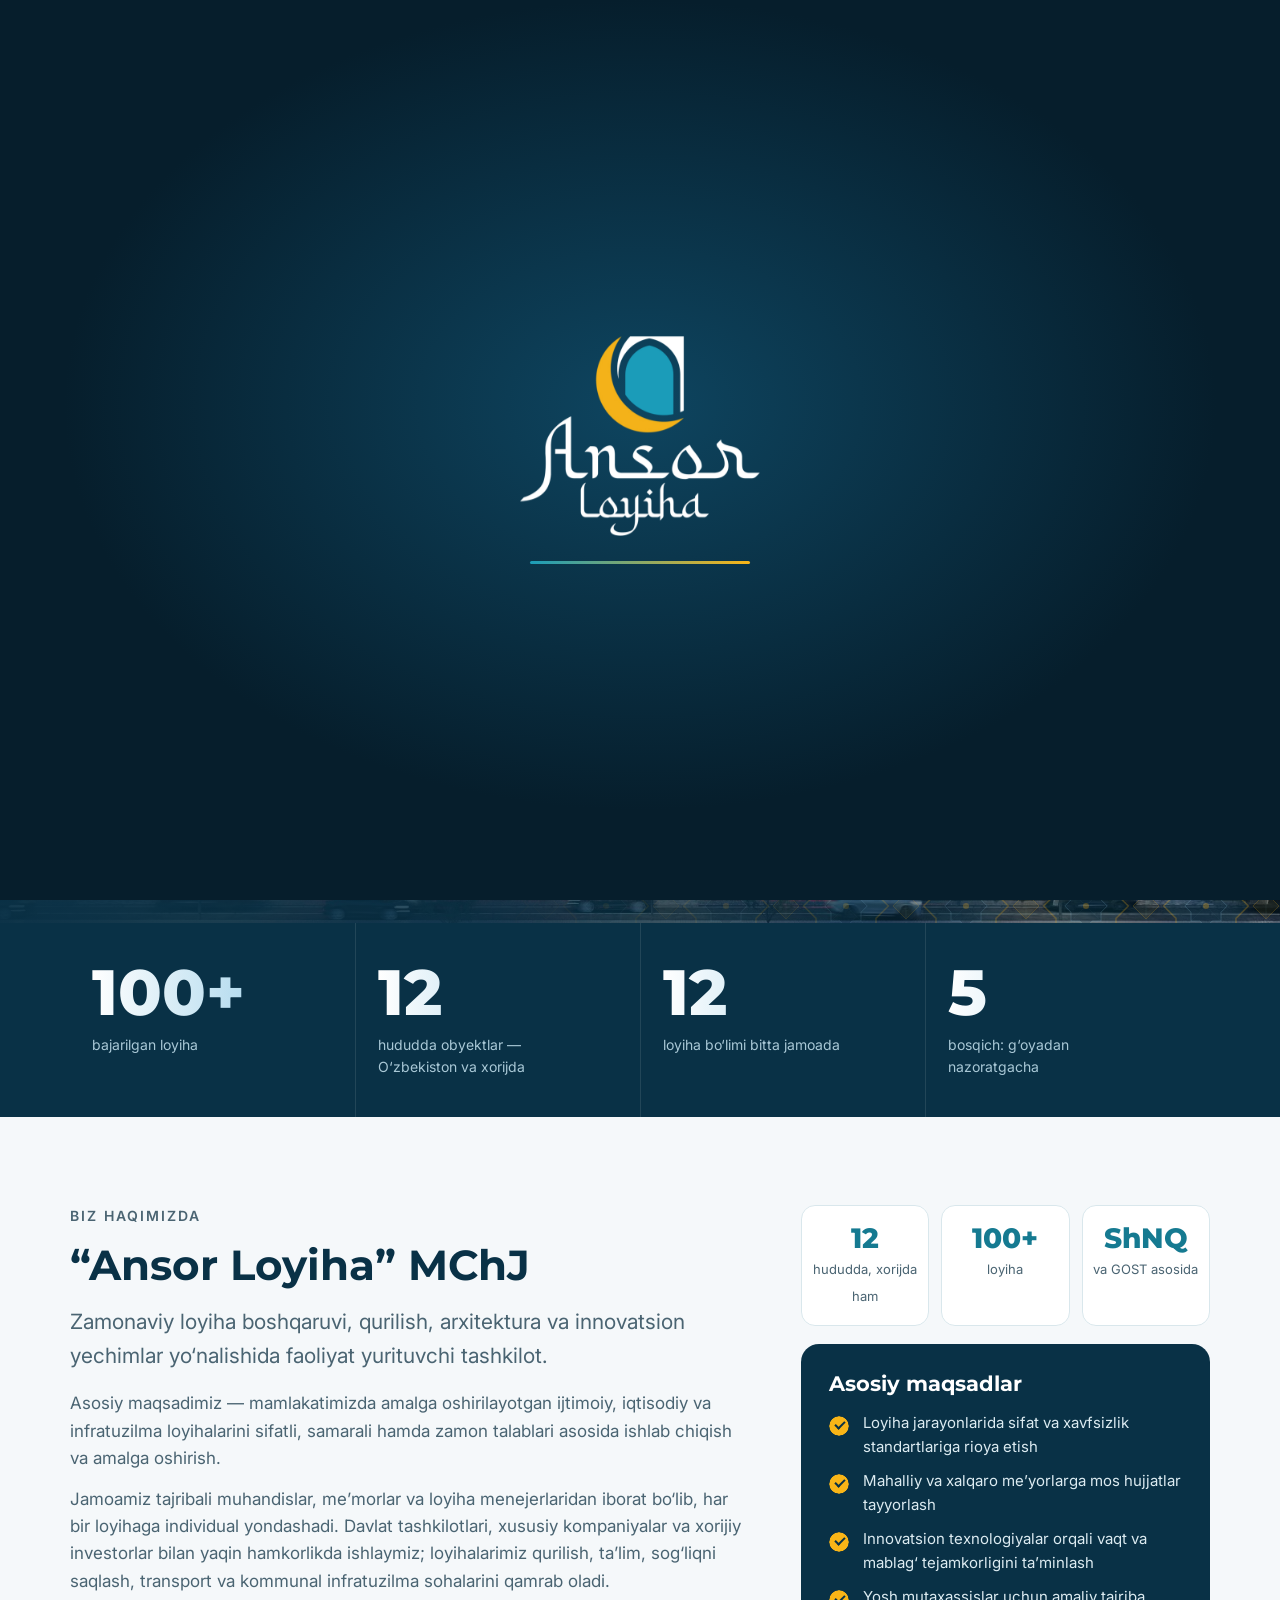
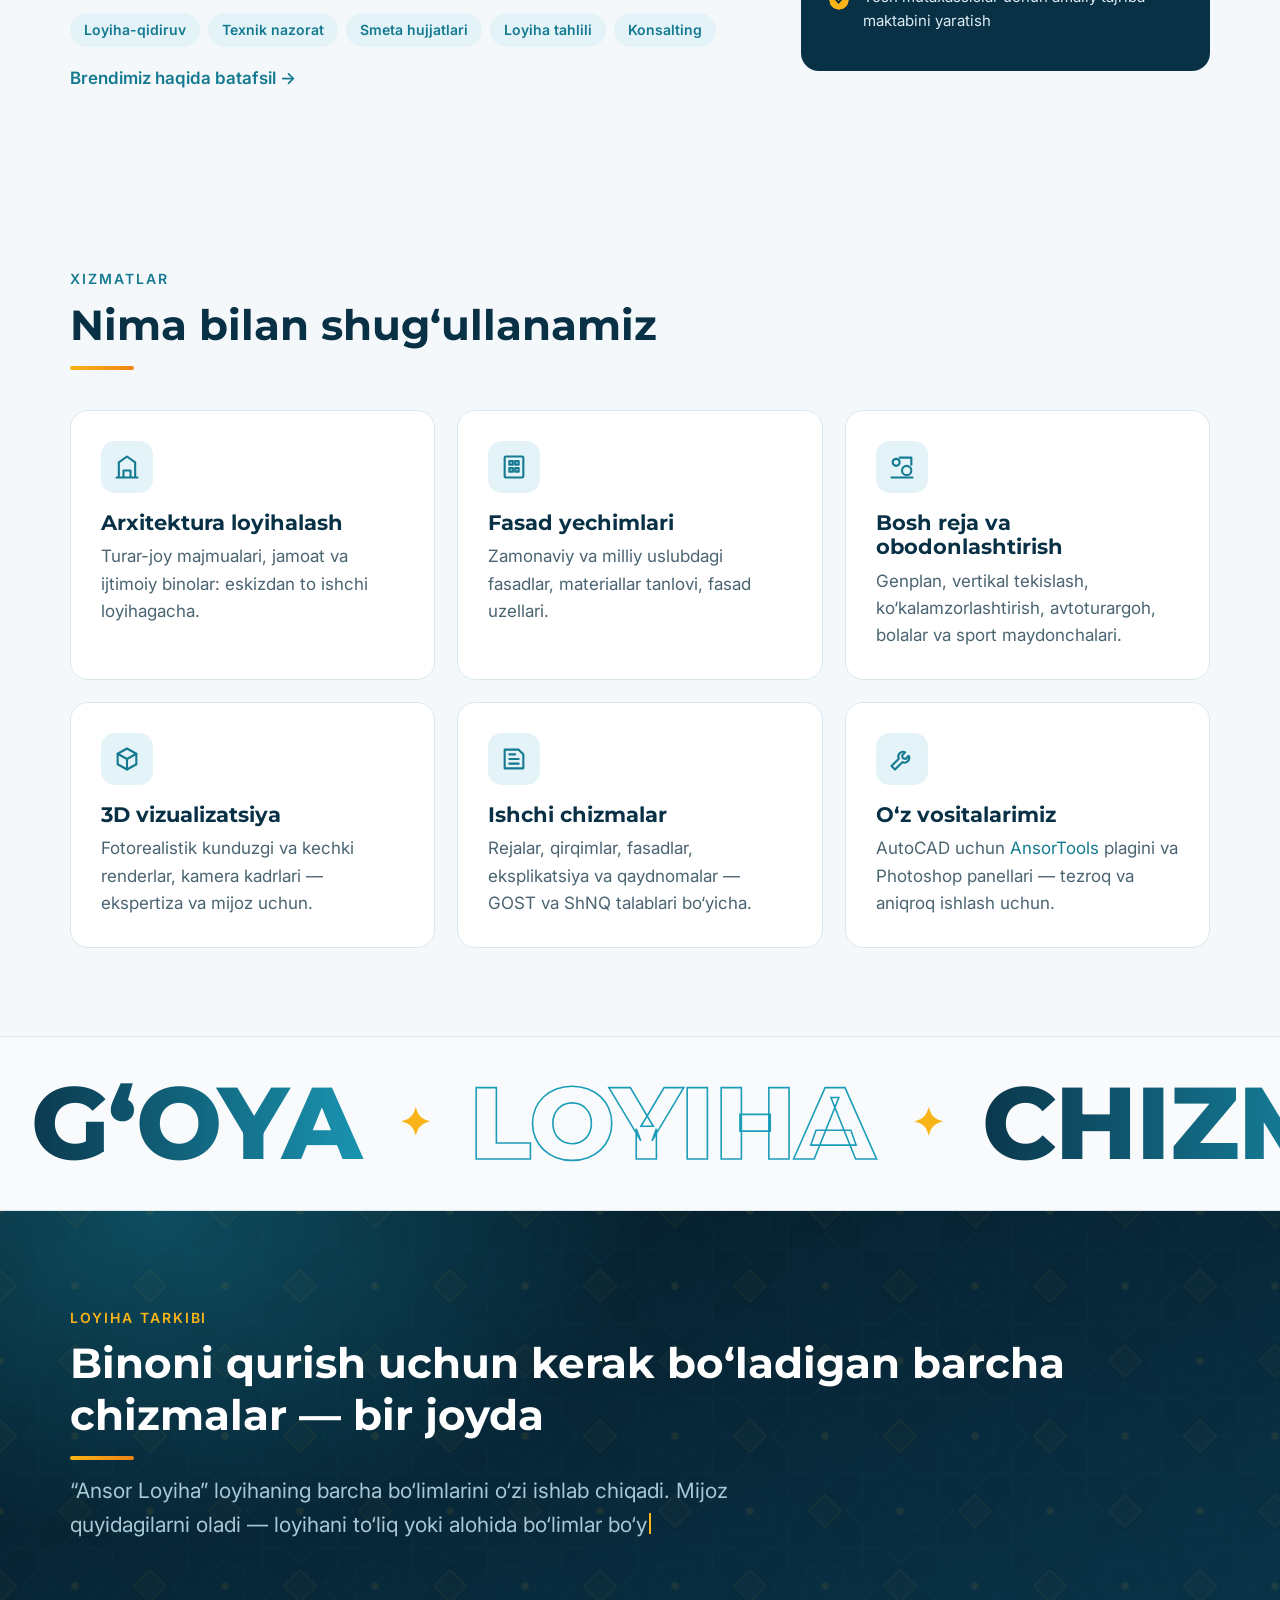
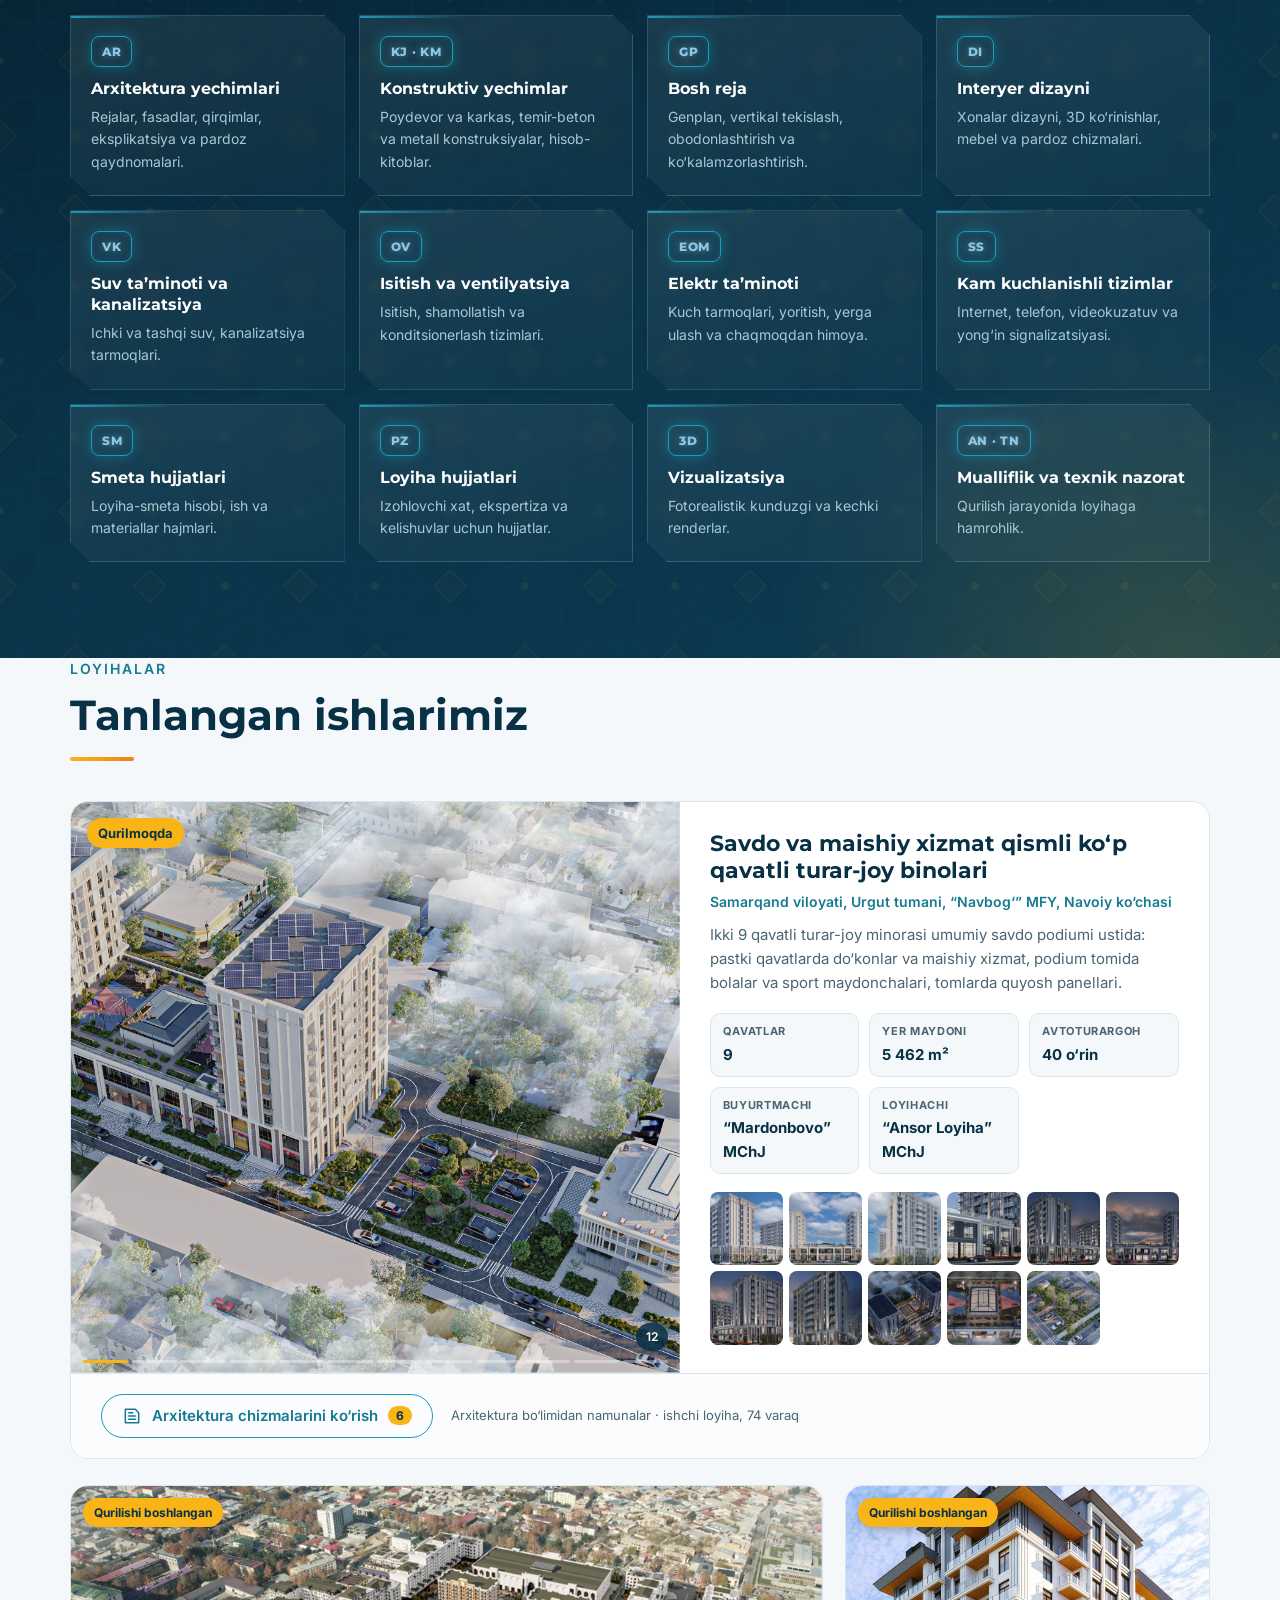
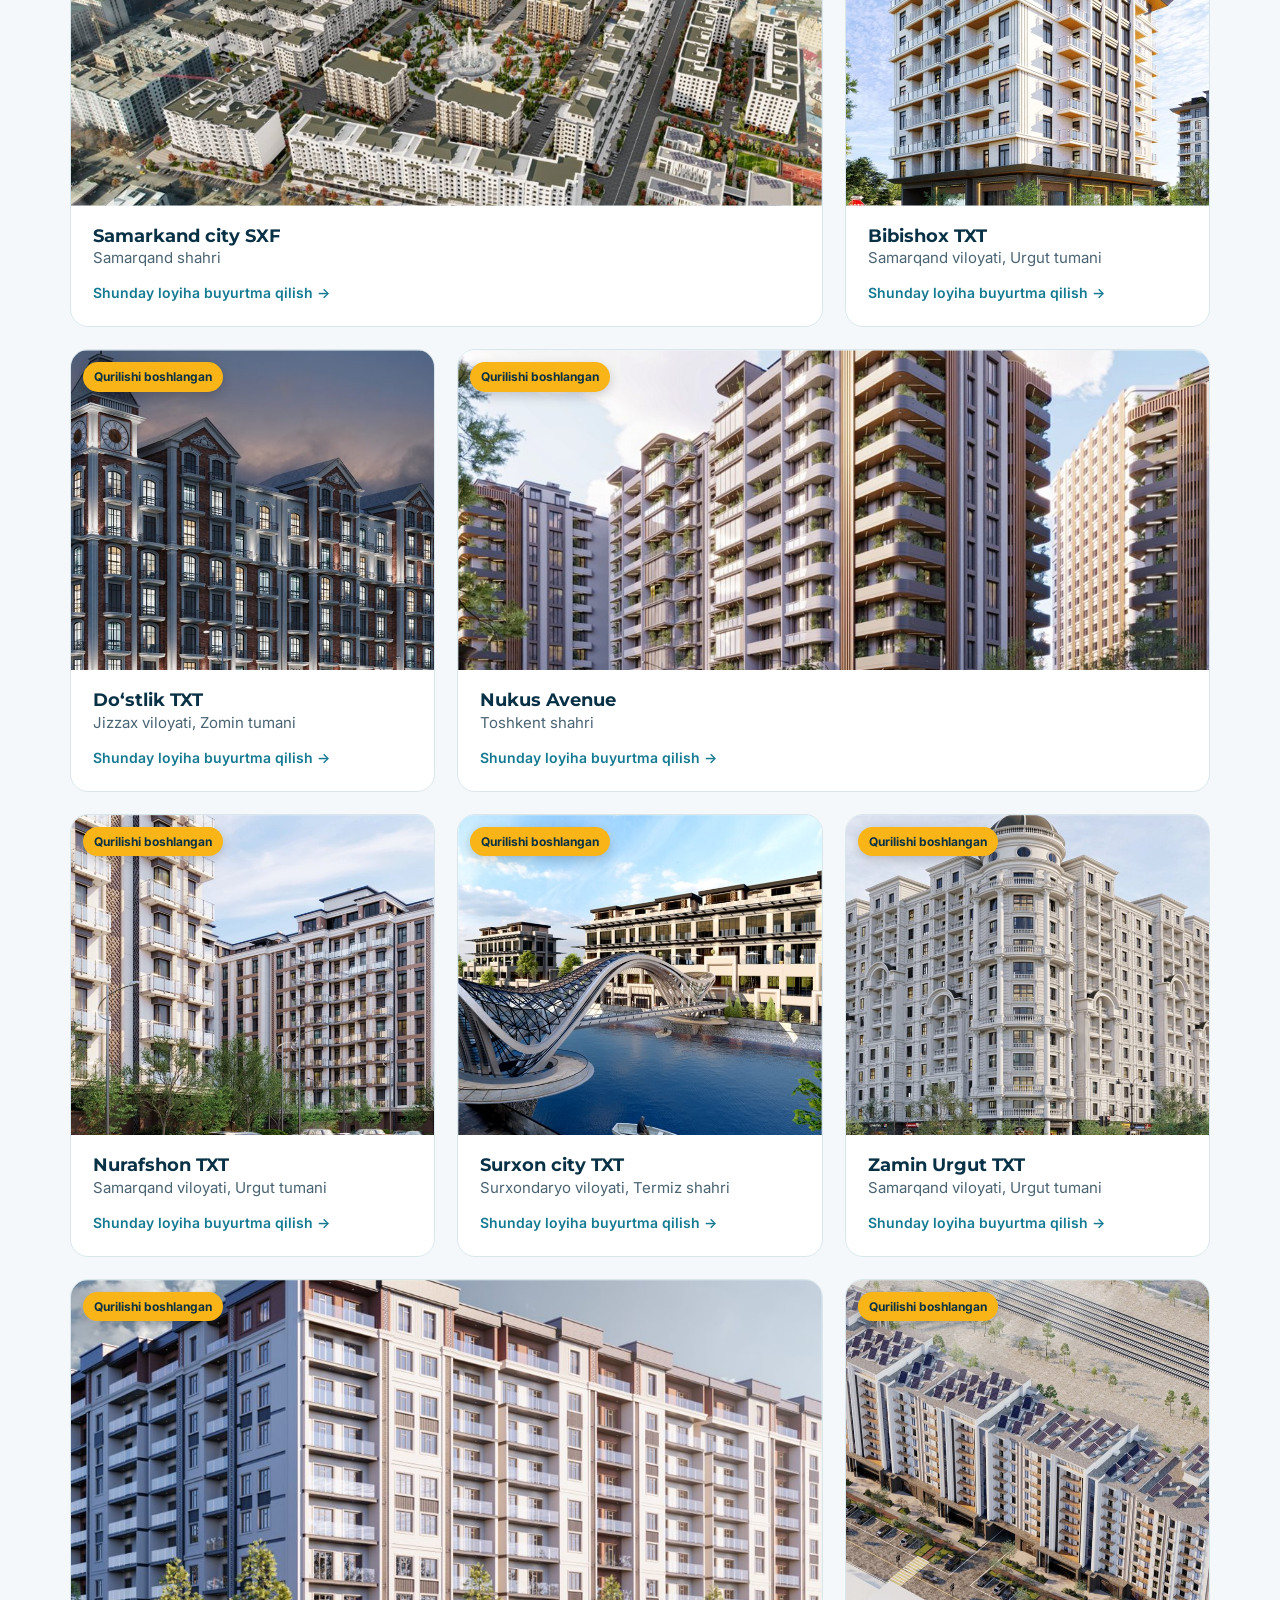
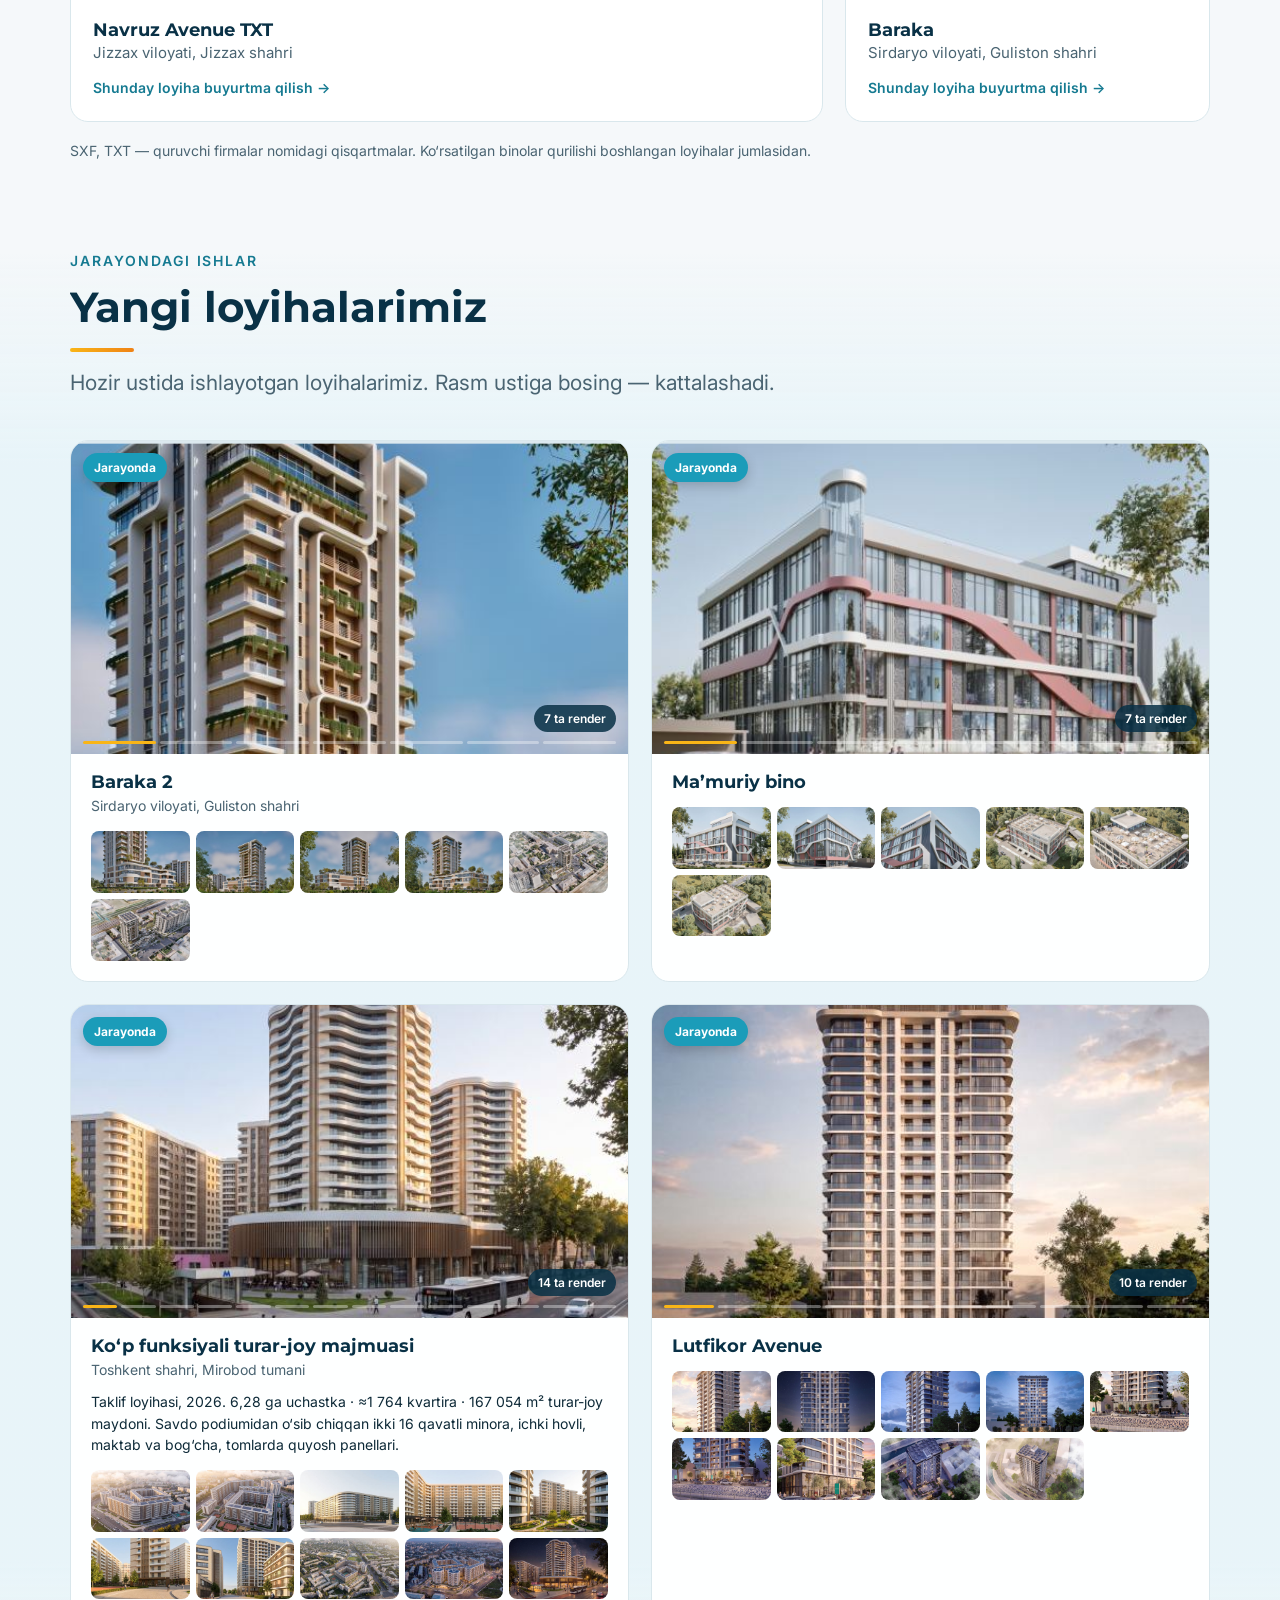
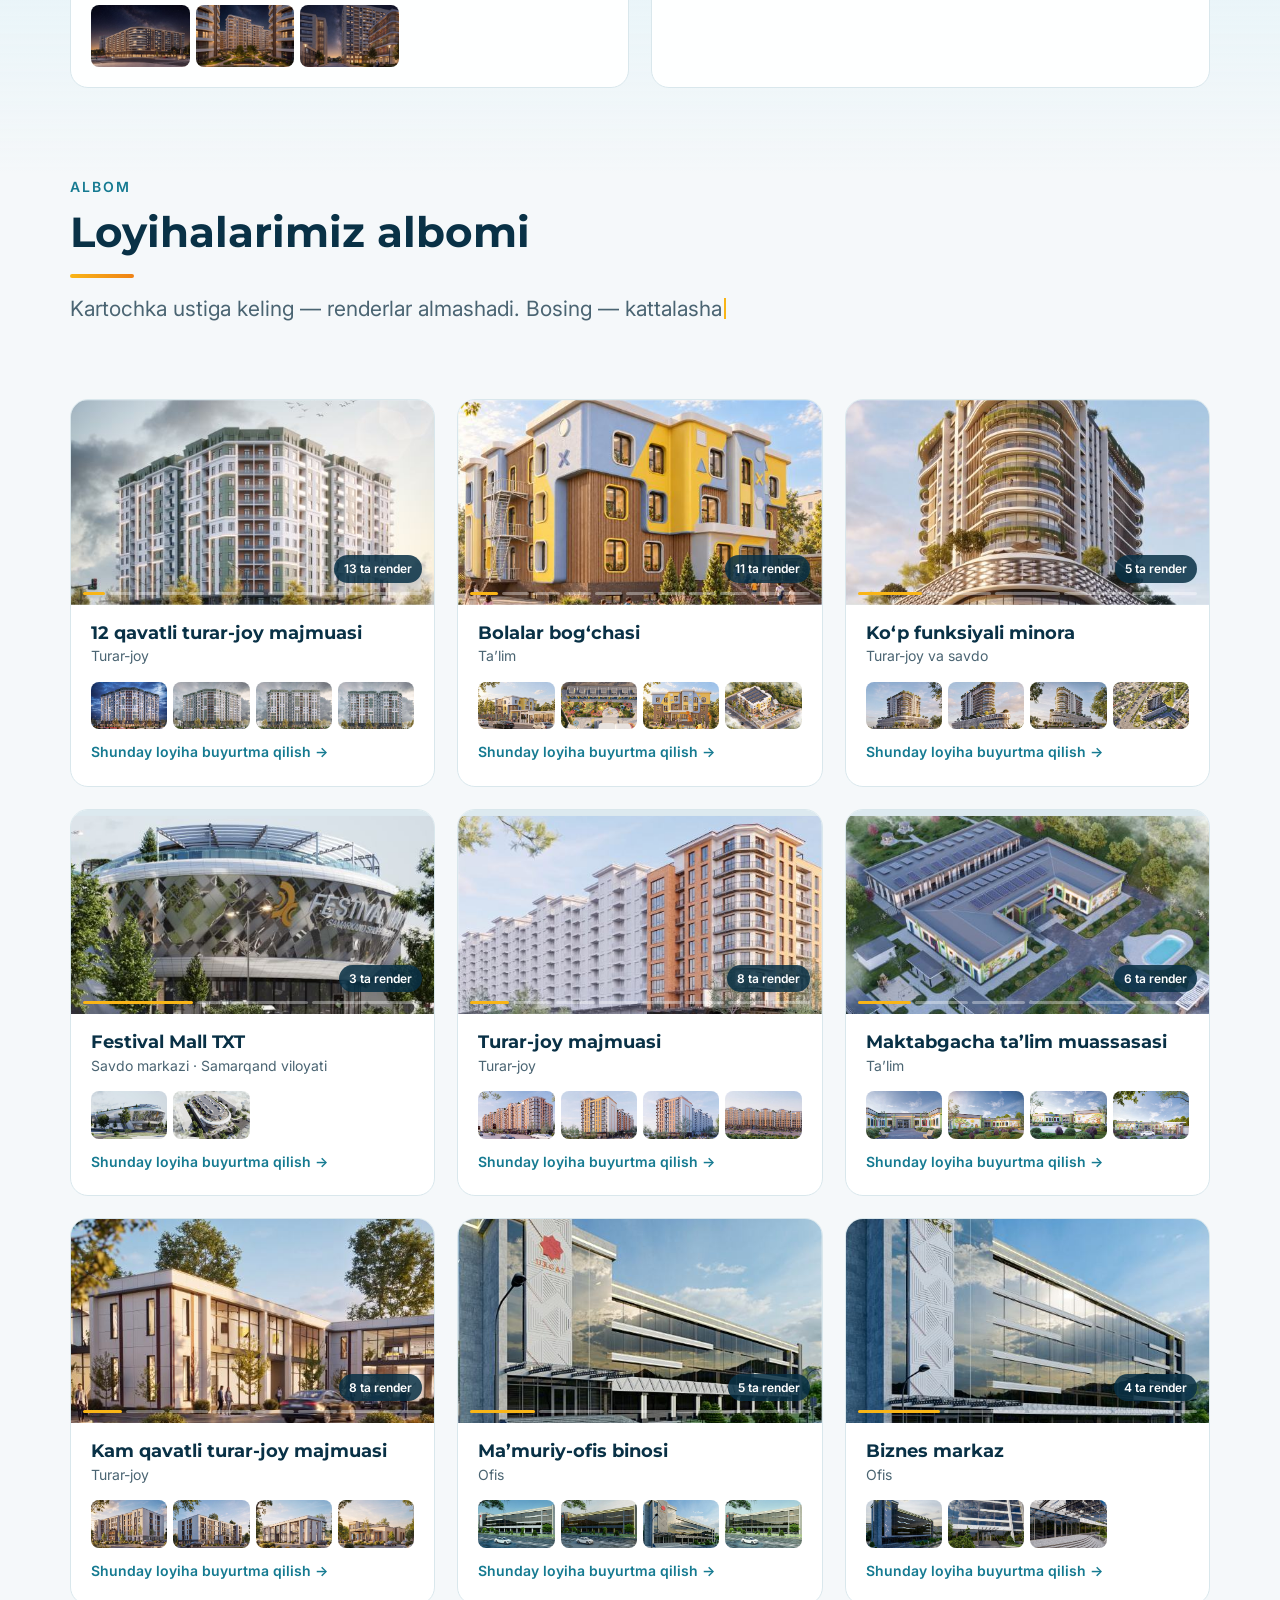
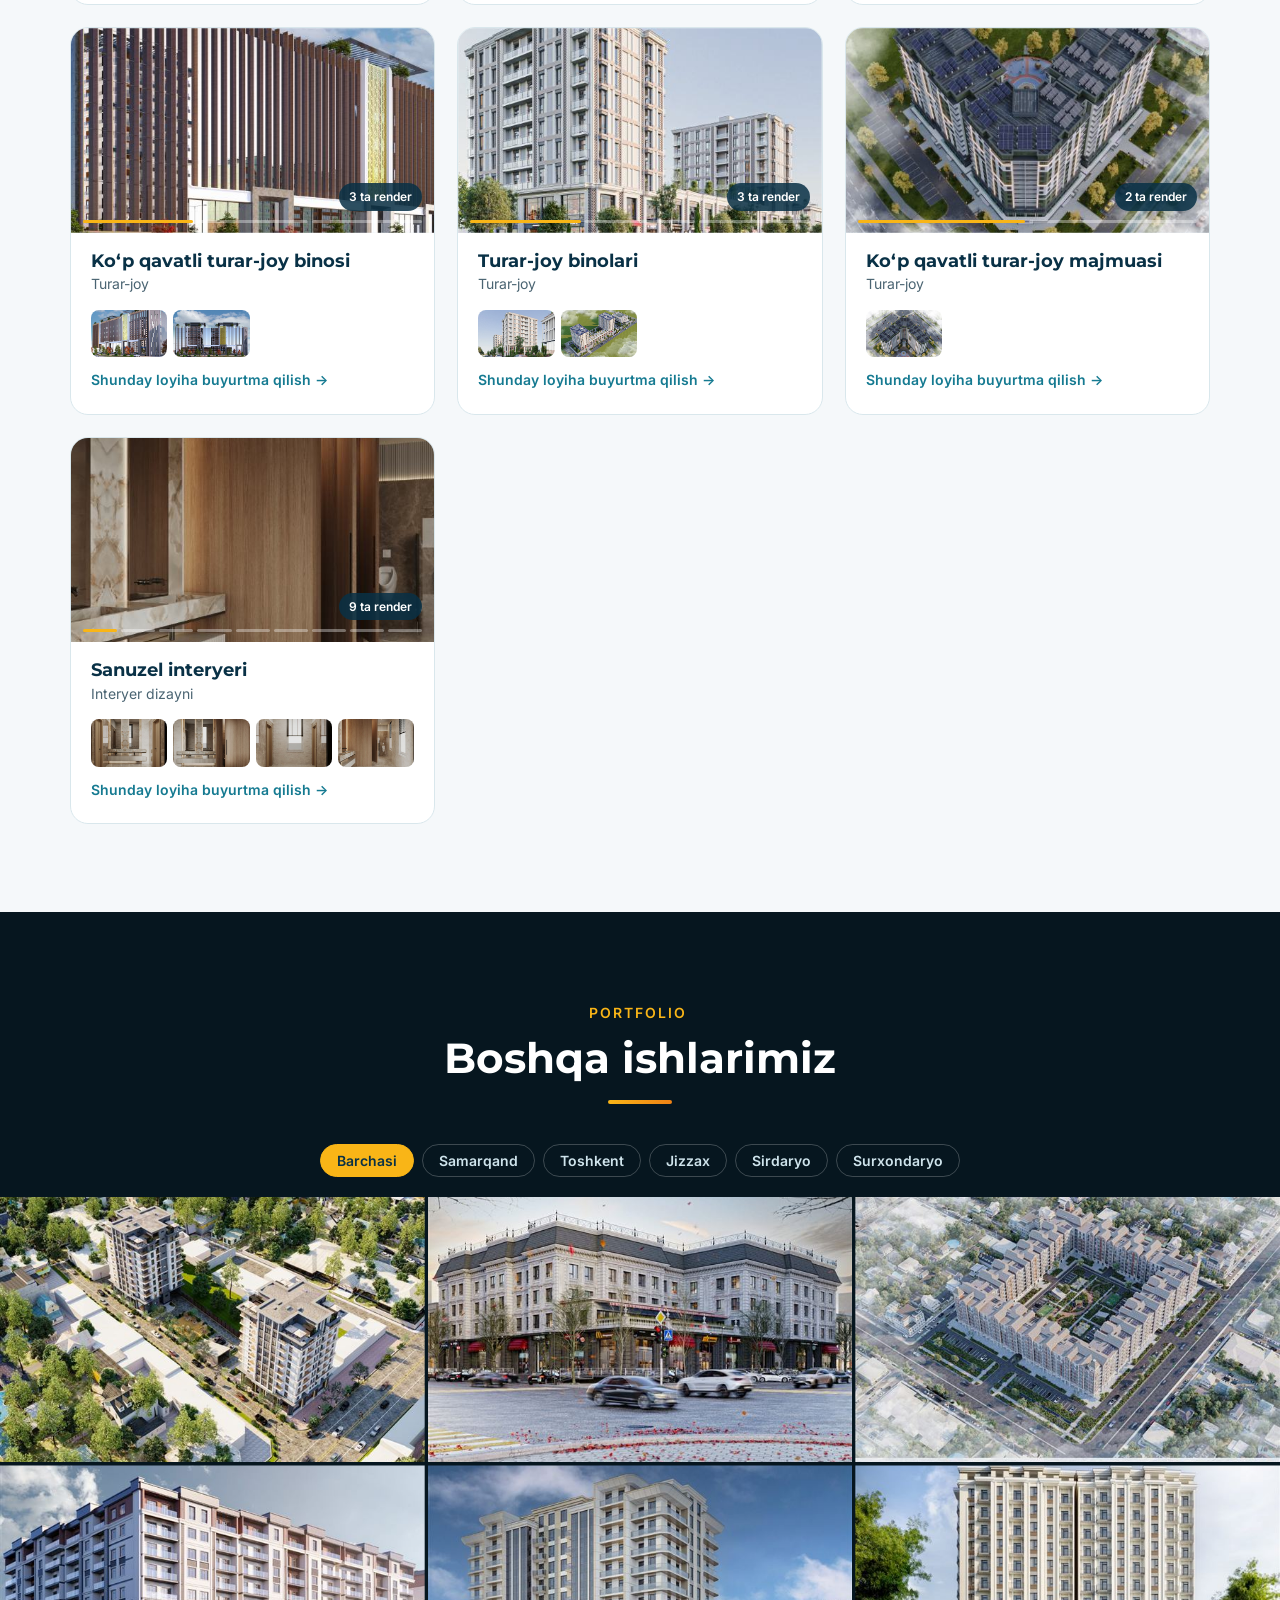
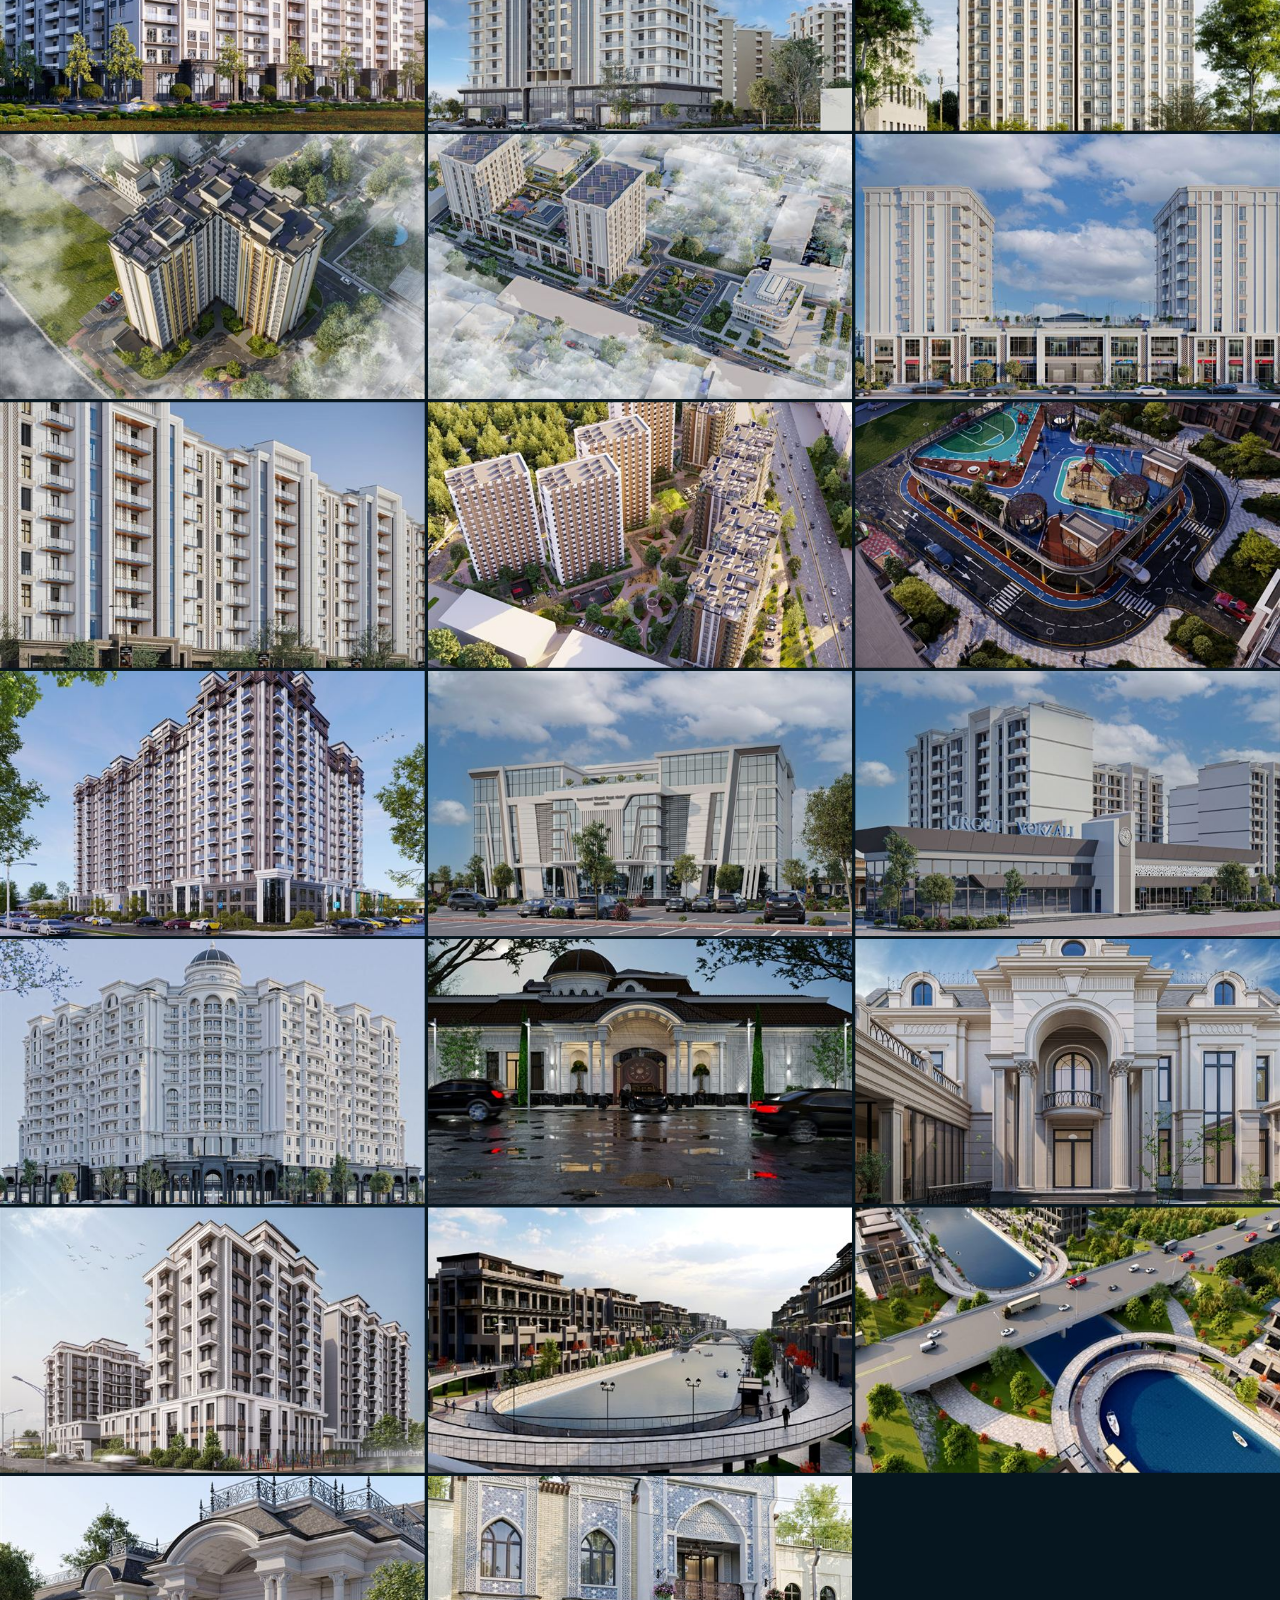
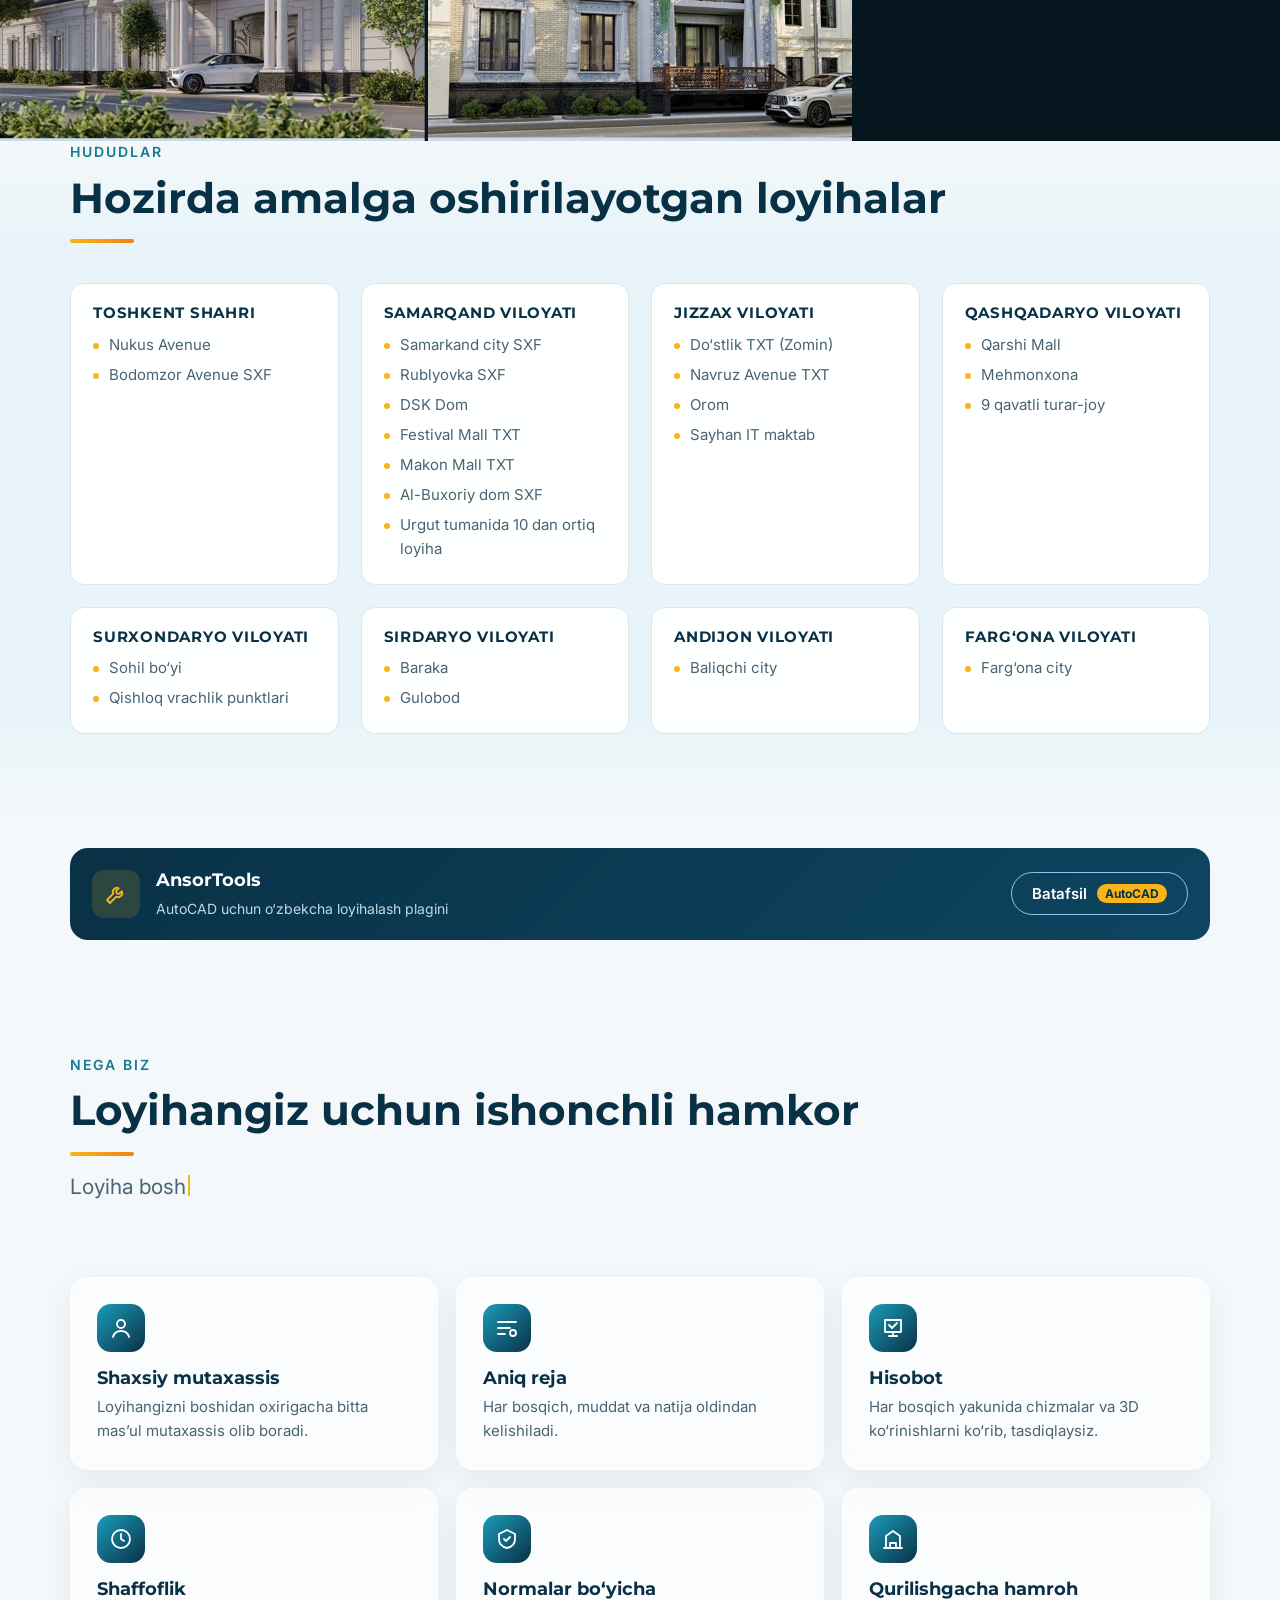
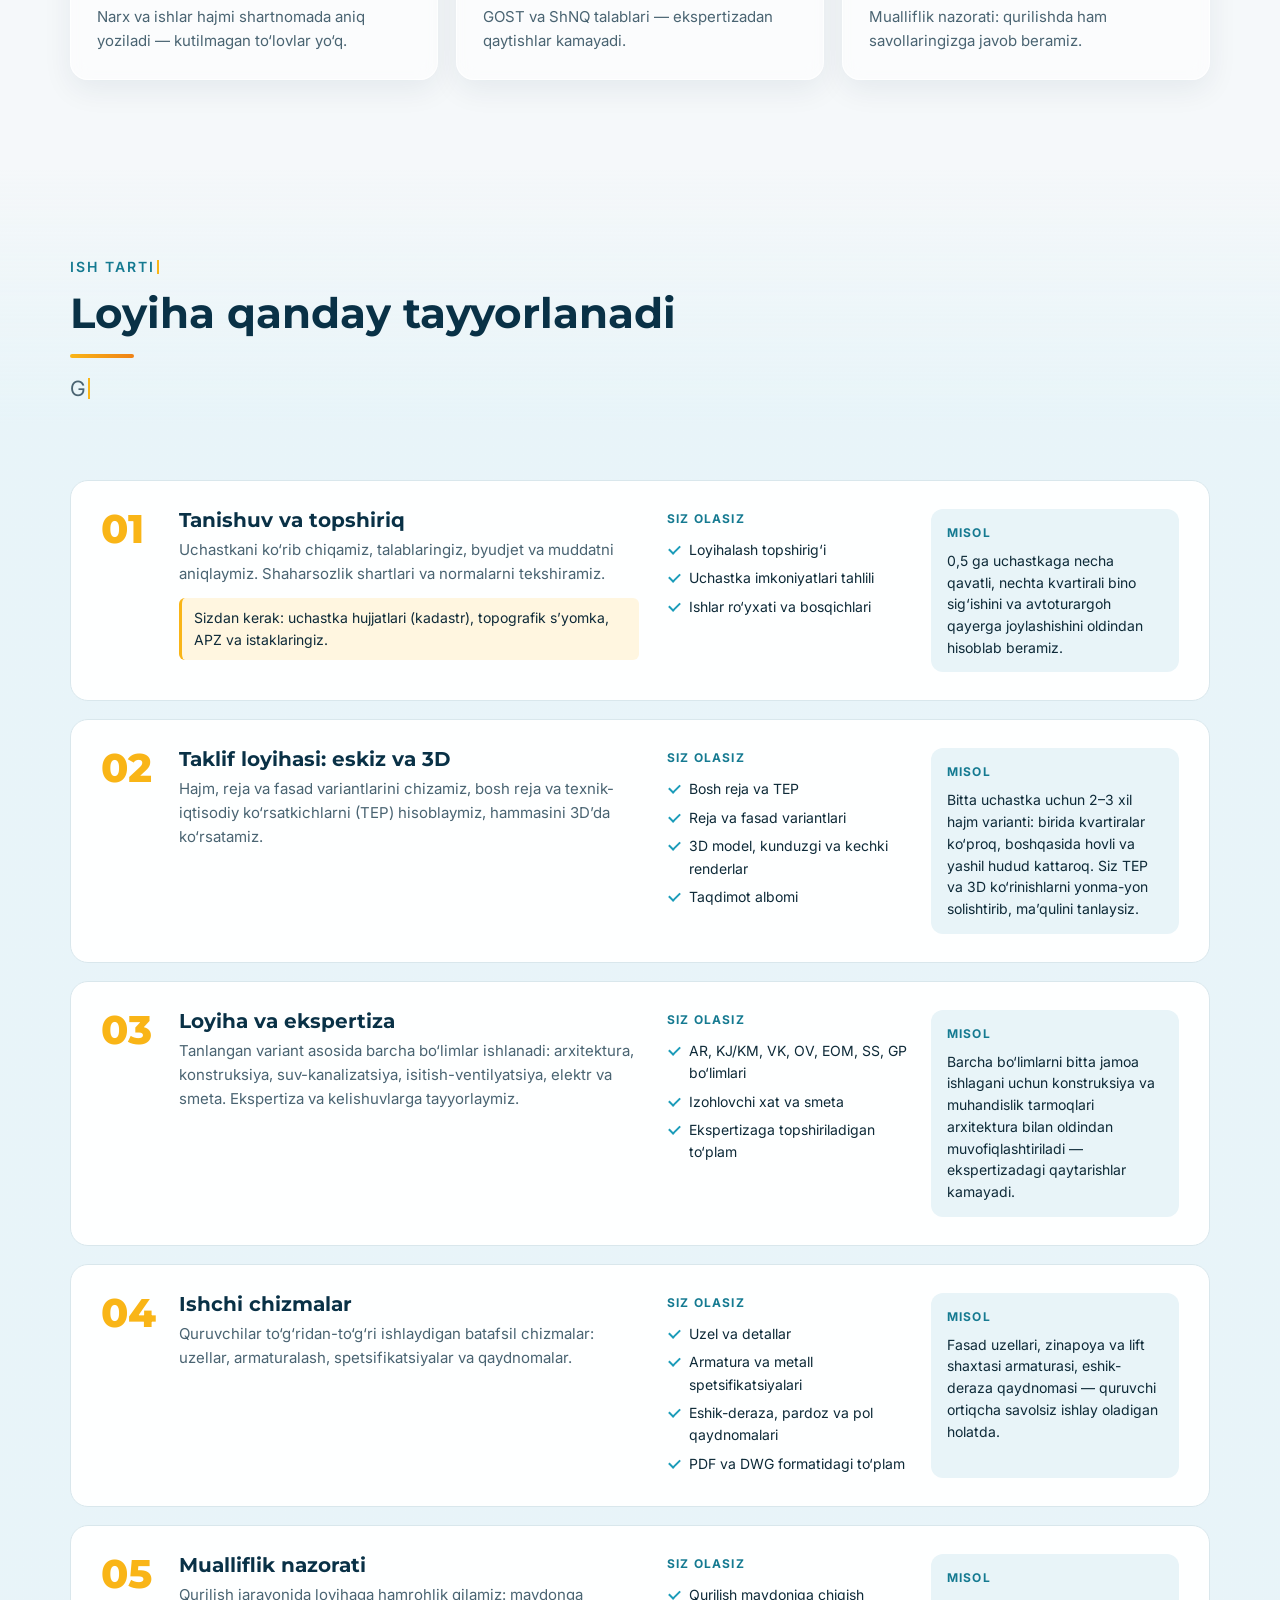
<file: index.html>
<!doctype html>
<html lang="uz">
<head>
<meta charset="utf-8">
<meta name="viewport" content="width=device-width, initial-scale=1">
<title>Ansor Loyiha — arxitektura loyihalash va 3D vizualizatsiya</title>
<meta name="description" content="Ansor Loyiha — arxitektura loyihalash byurosi: turar-joy va jamoat binolari, fasad, bosh reja, obodonlashtirish va 3D vizualizatsiya. GOST va ShNQ asosida.">
<meta name="keywords" content="Ansor Loyiha, arxitektura loyihalash, loyiha byurosi, 3D vizualizatsiya, fasad loyihasi, bosh reja, genplan, obodonlashtirish, ShNQ, архитектурное проектирование Узбекистан">
<link rel="canonical" href="https://saidmubin2105.github.io/">
<link rel="alternate" hreflang="uz" href="https://saidmubin2105.github.io/">
<link rel="alternate" hreflang="ru" href="https://saidmubin2105.github.io/ru/">
<link rel="alternate" hreflang="en" href="https://saidmubin2105.github.io/en/">
<link rel="alternate" hreflang="x-default" href="https://saidmubin2105.github.io/">
<meta name="robots" content="index,follow">
<meta property="og:type" content="website">
<meta property="og:site_name" content="Ansor Loyiha">
<meta property="og:title" content="Ansor Loyiha — arxitektura loyihalash va 3D vizualizatsiya">
<meta property="og:description" content="Turar-joy va jamoat binolari, fasad, bosh reja va 3D vizualizatsiya — GOST va ShNQ asosida.">
<meta property="og:url" content="https://saidmubin2105.github.io/">
<meta property="og:image" content="https://saidmubin2105.github.io/assets/img/belgi-512.png">
<meta property="og:locale" content="uz_UZ">
<meta name="theme-color" content="#093146">
<link rel="icon" type="image/png" sizes="32x32" href="/assets/img/belgi-32.png">
<link rel="apple-touch-icon" href="/assets/img/belgi-180.png">
<link rel="preconnect" href="https://fonts.googleapis.com"><link rel="preconnect" href="https://fonts.gstatic.com" crossorigin>
<link rel="stylesheet" href="https://fonts.googleapis.com/css2?family=Montserrat:wght@600;700;800&family=Inter:wght@400;500;600&display=swap">
<link rel="stylesheet" href="/assets/style.css">
<script type="application/ld+json">
{
    "@context":  "https://schema.org",
    "@type":  "Organization",
    "name":  "Ansor Loyiha",
    "legalName":  "\"Ansor Loyiha\" MChJ",
    "url":  "https://saidmubin2105.github.io/",
    "logo":  "https://saidmubin2105.github.io/assets/img/belgi-512.png",
    "description":  "Arxitektura loyihalash, fasad, bosh reja va 3D vizualizatsiya",
    "telephone":  [
                      "+998 90 602 37 69",
                      "+998 99 022 04 00"
                  ],
    "email":  "ansorloyiha077@gmail.com",
    "address":  {
                    "@type":  "PostalAddress",
                    "streetAddress":  "Samarqand viloyati, Samarqand shahri, Mingtut 79",
                    "addressLocality":  "Samarqand",
                    "addressCountry":  "UZ"
                },
    "geo":  {
                "@type":  "GeoCoordinates",
                "latitude":  39.657522,
                "longitude":  66.940864
            },
    "hasMap":  "https://www.google.com/maps/search/?api=1\u0026query=39.657522,66.940864",
    "sameAs":  [
                   "https://t.me/ANSOR_LOYIHA_ADMIN",
                   "https://instagram.com/ansor_loyiha"
               ]
}
</script>
<script id="intro-js">try{if(!sessionStorage.getItem('ansorIntro')){document.documentElement.classList.add('has-intro');sessionStorage.setItem('ansorIntro','1')}}catch(e){}</script>
</head>
<body>
<div id="intro" role="button" tabindex="0" aria-label="Saytga kirish"><img src="/assets/img/logo_oq.png" alt="" width="1196" height="996"><i></i></div>
<header class="top">
  <div class="wrap">
    <a class="logo" href="/" aria-label="Ansor Loyiha — bosh sahifa"><img src="/assets/img/logo_480.png" alt="Ansor Loyiha" width="480" height="164"></a>
    <nav class="nav">
      <a href="#haqida">Biz haqimizda</a>
      <a href="#xizmatlar">Xizmatlar</a>
      <a href="#loyihalar">Loyihalar</a>
      <a href="/ansortools.html">AnsorTools</a>
      <a class="btn" href="#aloqa">Bog‘lanish</a>
    </nav>
    <div class="lang"><a href="/" aria-current="true" hreflang="uz">UZ</a><a href="/ru/" hreflang="ru">RU</a><a href="/en/" hreflang="en">EN</a></div>
    <button class="menu-btn" aria-label="Menyu" onclick="document.querySelector('.nav').classList.toggle('open')">&#9776;</button>
  </div>
</header>

<main>
<section class="hero hero-r">
  <div class="wrap">
    <div>
      <p class="eyebrow">Arxitektura loyihalash byurosi</p>
      <h1><span class="w" style="--i:0">G‘oyadan</span> <span class="w" style="--i:1">ishchi</span> <span class="w" style="--i:2">chizmagacha</span> <span class="w" style="--i:3">—</span> <span class="w g" style="--i:4">bitta</span> <span class="w g" style="--i:5">jamoada</span></h1>
      <p class="lead">Ansor Loyiha turar-joy va jamoat binolari uchun to‘liq loyiha tayyorlaydi: arxitektura, konstruksiya, suv ta’minoti va kanalizatsiya, isitish-ventilyatsiya, elektr, interyer dizayni va smeta. Chizmalar GOST va O‘zbekiston ShNQ normalari asosida.</p>
      <div class="cta">
        <a class="btn gold" href="#aloqa" data-ariza>Loyiha buyurtma qilish</a>
        <a class="btn ghost" href="#xizmatlar">Xizmatlar</a>
      </div>
    </div>
    <img class="mark" src="/assets/img/logo_oq.png" alt="Ansor Loyiha belgisi — yarim oy va ravoq" width="1196" height="996">
  </div>
</section>

<section id="raqam">
  <div class="wrap"><div class="rq"><div class="rq-i"><b data-to="100+">100+</b><span>bajarilgan loyiha</span></div><div class="rq-i"><b data-to="12">12</b><span>hududda obyektlar — O‘zbekiston va xorijda</span></div><div class="rq-i"><b data-to="12">12</b><span>loyiha bo‘limi bitta jamoada</span></div><div class="rq-i"><b data-to="5">5</b><span>bosqich: g‘oyadan nazoratgacha</span></div></div></div>
</section>

<section id="haqida">
  <div class="wrap about">
    <div>
      <p class="eyebrow">Biz haqimizda</p>
      <h2>“Ansor Loyiha” MChJ</h2>
      <p class="lead" style="margin:16px 0 18px">Zamonaviy loyiha boshqaruvi, qurilish, arxitektura va innovatsion yechimlar yo‘nalishida faoliyat yurituvchi tashkilot.</p>
      <p>Asosiy maqsadimiz — mamlakatimizda amalga oshirilayotgan ijtimoiy, iqtisodiy va infratuzilma loyihalarini sifatli, samarali hamda zamon talablari asosida ishlab chiqish va amalga oshirish.</p>
      <p>Jamoamiz tajribali muhandislar, me’morlar va loyiha menejerlaridan iborat bo‘lib, har bir loyihaga individual yondashadi. Davlat tashkilotlari, xususiy kompaniyalar va xorijiy investorlar bilan yaqin hamkorlikda ishlaymiz; loyihalarimiz qurilish, ta’lim, sog‘liqni saqlash, transport va kommunal infratuzilma sohalarini qamrab oladi.</p>
      <div class="chips"><span>Loyiha-qidiruv</span><span>Texnik nazorat</span><span>Smeta hujjatlari</span><span>Loyiha tahlili</span><span>Konsalting</span></div>
      <a class="br-more" href="/brend.html">Brendimiz haqida batafsil &rarr;</a>
    </div>
    <div>
      <div class="stats">
        <div><b>12</b><span>hududda, xorijda ham</span></div>
        <div><b>100+</b><span>loyiha</span></div>
        <div><b>ShNQ</b><span>va GOST asosida</span></div>
      </div>
      <div class="aside">
        <h3>Asosiy maqsadlar</h3>
        <ul class="ticks">
          <li>Loyiha jarayonlarida sifat va xavfsizlik standartlariga rioya etish</li>
          <li>Mahalliy va xalqaro me’yorlarga mos hujjatlar tayyorlash</li>
          <li>Innovatsion texnologiyalar orqali vaqt va mablag‘ tejamkorligini ta’minlash</li>
          <li>Yosh mutaxassislar uchun amaliy tajriba maktabini yaratish</li>
        </ul>
      </div>
    </div>
  </div>
</section>

<section id="xizmatlar">
  <div class="wrap">
    <div class="sec-head">
      <p class="eyebrow">Xizmatlar</p>
      <h2>Nima bilan shug‘ullanamiz</h2>
    </div>
    <p class="swipe-hint">Surib ko‘ring</p>
    <div class="grid g3">
      <article class="card">
        <div class="ico"><svg viewBox="0 0 24 24"><path d="M3 21h18M5 21V8l7-5 7 5v13M9 21v-6h6v6"/></svg></div>
        <h3>Arxitektura loyihalash</h3>
        <p>Turar-joy majmualari, jamoat va ijtimoiy binolar: eskizdan to ishchi loyihagacha.</p>
      </article>
      <article class="card">
        <div class="ico"><svg viewBox="0 0 24 24"><rect x="4" y="3" width="16" height="18" rx="1"/><path d="M8 7h3v3H8zM13 7h3v3h-3zM8 13h3v3H8zM13 13h3v3h-3z"/></svg></div>
        <h3>Fasad yechimlari</h3>
        <p>Zamonaviy va milliy uslubdagi fasadlar, materiallar tanlovi, fasad uzellari.</p>
      </article>
      <article class="card">
        <div class="ico"><svg viewBox="0 0 24 24"><circle cx="7" cy="8" r="3"/><circle cx="16" cy="15" r="4"/><path d="M3 21h18M10 4h10v6"/></svg></div>
        <h3>Bosh reja va obodonlashtirish</h3>
        <p>Genplan, vertikal tekislash, ko‘kalamzorlashtirish, avtoturargoh, bolalar va sport maydonchalari.</p>
      </article>
      <article class="card">
        <div class="ico"><svg viewBox="0 0 24 24"><path d="M12 3l8 4.5v9L12 21l-8-4.5v-9z"/><path d="M12 12l8-4.5M12 12v9M12 12L4 7.5"/></svg></div>
        <h3>3D vizualizatsiya</h3>
        <p>Fotorealistik kunduzgi va kechki renderlar, kamera kadrlari — ekspertiza va mijoz uchun.</p>
      </article>
      <article class="card">
        <div class="ico"><svg viewBox="0 0 24 24"><path d="M4 4h12l4 4v12H4z"/><path d="M8 12h8M8 16h8M8 8h5"/></svg></div>
        <h3>Ishchi chizmalar</h3>
        <p>Rejalar, qirqimlar, fasadlar, eksplikatsiya va qaydnomalar — GOST va ShNQ talablari bo‘yicha.</p>
      </article>
      <article class="card">
        <div class="ico"><svg viewBox="0 0 24 24"><path d="M14.7 6.3a4 4 0 0 0-5.4 5.4L3 18l3 3 6.3-6.3a4 4 0 0 0 5.4-5.4l-2.6 2.6-2.4-.6-.6-2.4z"/></svg></div>
        <h3>O‘z vositalarimiz</h3>
        <p>AutoCAD uchun <a href="/ansortools.html">AnsorTools</a> plagini va Photoshop panellari — tezroq va aniqroq ishlash uchun.</p>
      </article>
    </div>
  </div>
</section>

<div class="mega" aria-hidden="true"><div class="mega-t"><span class="f">G‘OYA</span><span class="d">✦</span><span class="o">LOYIHA</span><span class="d">✦</span><span class="f">CHIZMA</span><span class="d">✦</span><span class="o">NAZORAT</span><span class="d">✦</span><span class="f">G‘OYA</span><span class="d">✦</span><span class="o">LOYIHA</span><span class="d">✦</span><span class="f">CHIZMA</span><span class="d">✦</span><span class="o">NAZORAT</span><span class="d">✦</span></div></div>
<section id="tarkib" style="padding-top:0">
  <div class="wrap">
    <div class="sec-head">
      <p class="eyebrow">Loyiha tarkibi</p>
      <h2>Binoni qurish uchun kerak bo‘ladigan barcha chizmalar — bir joyda</h2>
      <p class="lead" style="margin-top:14px">“Ansor Loyiha” loyihaning barcha bo‘limlarini o‘zi ishlab chiqadi. Mijoz quyidagilarni oladi — loyihani to‘liq yoki alohida bo‘limlar bo‘yicha buyurtma qilish mumkin.</p>
    </div>
    <div class="tk-grid">
      <div class="tk"><em>AR</em><h3>Arxitektura yechimlari</h3><p>Rejalar, fasadlar, qirqimlar, eksplikatsiya va pardoz qaydnomalari.</p></div>
      <div class="tk"><em>KJ · KM</em><h3>Konstruktiv yechimlar</h3><p>Poydevor va karkas, temir-beton va metall konstruksiyalar, hisob-kitoblar.</p></div>
      <div class="tk"><em>GP</em><h3>Bosh reja</h3><p>Genplan, vertikal tekislash, obodonlashtirish va ko‘kalamzorlashtirish.</p></div>
      <div class="tk"><em>DI</em><h3>Interyer dizayni</h3><p>Xonalar dizayni, 3D ko‘rinishlar, mebel va pardoz chizmalari.</p></div>
      <div class="tk"><em>VK</em><h3>Suv ta’minoti va kanalizatsiya</h3><p>Ichki va tashqi suv, kanalizatsiya tarmoqlari.</p></div>
      <div class="tk"><em>OV</em><h3>Isitish va ventilyatsiya</h3><p>Isitish, shamollatish va konditsionerlash tizimlari.</p></div>
      <div class="tk"><em>EOM</em><h3>Elektr ta’minoti</h3><p>Kuch tarmoqlari, yoritish, yerga ulash va chaqmoqdan himoya.</p></div>
      <div class="tk"><em>SS</em><h3>Kam kuchlanishli tizimlar</h3><p>Internet, telefon, videokuzatuv va yong‘in signalizatsiyasi.</p></div>
      <div class="tk"><em>SM</em><h3>Smeta hujjatlari</h3><p>Loyiha-smeta hisobi, ish va materiallar hajmlari.</p></div>
      <div class="tk"><em>PZ</em><h3>Loyiha hujjatlari</h3><p>Izohlovchi xat, ekspertiza va kelishuvlar uchun hujjatlar.</p></div>
      <div class="tk"><em>3D</em><h3>Vizualizatsiya</h3><p>Fotorealistik kunduzgi va kechki renderlar.</p></div>
      <div class="tk"><em>AN · TN</em><h3>Mualliflik va texnik nazorat</h3><p>Qurilish jarayonida loyihaga hamrohlik.</p></div>
    </div>
  </div>
</section>

<section id="loyihalar" style="padding-top:0">
  <div class="wrap">
    <div class="sec-head">
      <p class="eyebrow">Loyihalar</p>
      <h2>Tanlangan ishlarimiz</h2>
    </div>
    <!--feat--><article class="feat">
      <a class="feat-cover" href="/assets/loyihalar/qurilish/m01.jpg" data-lb><img src="/assets/loyihalar/qurilish/m01.jpg" alt="Savdo va maishiy xizmat qismli ko‘p qavatli turar-joy binolari — Ansor Loyiha" width="1600" height="1000" loading="lazy"><span class="pbadge">Qurilmoqda</span><span class="np-n">12</span></a>
      <div class="feat-tx">
        <h3>Savdo va maishiy xizmat qismli ko‘p qavatli turar-joy binolari</h3>
        <p class="feat-pl">Samarqand viloyati, Urgut tumani, “Navbog‘” MFY, Navoiy ko‘chasi</p>
        <p class="feat-d">Ikki 9 qavatli turar-joy minorasi umumiy savdo podiumi ustida: pastki qavatlarda do‘konlar va maishiy xizmat, podium tomida bolalar va sport maydonchalari, tomlarda quyosh panellari.</p>
        <dl class="feat-f"><div><dt>Qavatlar</dt><dd>9</dd></div><div><dt>Yer maydoni</dt><dd>5 462 m²</dd></div><div><dt>Avtoturargoh</dt><dd>40 o‘rin</dd></div><div><dt>Buyurtmachi</dt><dd>“Mardonbovo” MChJ</dd></div><div><dt>Loyihachi</dt><dd>“Ansor Loyiha” MChJ</dd></div></dl>
        <div class="feat-th"><a href="/assets/loyihalar/qurilish/m02.jpg" data-lb><img src="/assets/loyihalar/qurilish/tm02.jpg" alt="Savdo va maishiy xizmat qismli ko‘p qavatli turar-joy binolari — Ansor Loyiha" width="600" height="400" loading="lazy"></a><a href="/assets/loyihalar/qurilish/m03.jpg" data-lb><img src="/assets/loyihalar/qurilish/tm03.jpg" alt="Savdo va maishiy xizmat qismli ko‘p qavatli turar-joy binolari — Ansor Loyiha" width="600" height="400" loading="lazy"></a><a href="/assets/loyihalar/qurilish/m04.jpg" data-lb><img src="/assets/loyihalar/qurilish/tm04.jpg" alt="Savdo va maishiy xizmat qismli ko‘p qavatli turar-joy binolari — Ansor Loyiha" width="600" height="400" loading="lazy"></a><a href="/assets/loyihalar/qurilish/m05.jpg" data-lb><img src="/assets/loyihalar/qurilish/tm05.jpg" alt="Savdo va maishiy xizmat qismli ko‘p qavatli turar-joy binolari — Ansor Loyiha" width="600" height="400" loading="lazy"></a><a href="/assets/loyihalar/qurilish/m06.jpg" data-lb><img src="/assets/loyihalar/qurilish/tm06.jpg" alt="Savdo va maishiy xizmat qismli ko‘p qavatli turar-joy binolari — Ansor Loyiha" width="600" height="400" loading="lazy"></a><a href="/assets/loyihalar/qurilish/m07.jpg" data-lb><img src="/assets/loyihalar/qurilish/tm07.jpg" alt="Savdo va maishiy xizmat qismli ko‘p qavatli turar-joy binolari — Ansor Loyiha" width="600" height="400" loading="lazy"></a><a href="/assets/loyihalar/qurilish/m08.jpg" data-lb><img src="/assets/loyihalar/qurilish/tm08.jpg" alt="Savdo va maishiy xizmat qismli ko‘p qavatli turar-joy binolari — Ansor Loyiha" width="600" height="400" loading="lazy"></a><a href="/assets/loyihalar/qurilish/m09.jpg" data-lb><img src="/assets/loyihalar/qurilish/tm09.jpg" alt="Savdo va maishiy xizmat qismli ko‘p qavatli turar-joy binolari — Ansor Loyiha" width="600" height="400" loading="lazy"></a><a href="/assets/loyihalar/qurilish/m10.jpg" data-lb><img src="/assets/loyihalar/qurilish/tm10.jpg" alt="Savdo va maishiy xizmat qismli ko‘p qavatli turar-joy binolari — Ansor Loyiha" width="600" height="400" loading="lazy"></a><a href="/assets/loyihalar/qurilish/m11.jpg" data-lb><img src="/assets/loyihalar/qurilish/tm11.jpg" alt="Savdo va maishiy xizmat qismli ko‘p qavatli turar-joy binolari — Ansor Loyiha" width="600" height="400" loading="lazy"></a><a href="/assets/loyihalar/qurilish/m12.jpg" data-lb><img src="/assets/loyihalar/qurilish/tm12.jpg" alt="Savdo va maishiy xizmat qismli ko‘p qavatli turar-joy binolari — Ansor Loyiha" width="600" height="400" loading="lazy"></a></div>
      </div>
      <div class="feat-ar"><button type="button" class="ar-open"><svg viewBox="0 0 24 24" aria-hidden="true"><path d="M4 4h12l4 4v12H4z"/><path d="M8 12h8M8 16h8M8 8h5"/></svg>Arxitektura chizmalarini ko‘rish <em>6</em></button><small>Arxitektura bo‘limidan namunalar · ishchi loyiha, 74 varaq</small>
        <div class="ar-modal" hidden role="dialog" aria-modal="true" aria-label="Arxitektura bo‘limidan namunalar · ishchi loyiha, 74 varaq"><div class="ar-box"><button type="button" class="ar-x" aria-label="Yopish">&times;</button><h4>Arxitektura bo‘limidan namunalar · ishchi loyiha, 74 varaq</h4><div class="feat-ar-g"><a href="/assets/loyihalar/qurilish/ar01.jpg" data-lb><img src="/assets/loyihalar/qurilish/tar01.jpg" alt="3D umumiy ko‘rinish — Savdo va maishiy xizmat qismli ko‘p qavatli turar-joy binolari" width="520" height="370" loading="lazy"><span>3D umumiy ko‘rinish</span></a><a href="/assets/loyihalar/qurilish/ar02.jpg" data-lb><img src="/assets/loyihalar/qurilish/tar02.jpg" alt="3D ko‘rinish, hovli tomondan — Savdo va maishiy xizmat qismli ko‘p qavatli turar-joy binolari" width="520" height="370" loading="lazy"><span>3D ko‘rinish, hovli tomondan</span></a><a href="/assets/loyihalar/qurilish/ar03.jpg" data-lb><img src="/assets/loyihalar/qurilish/tar03.jpg" alt="Bosh fasad — Savdo va maishiy xizmat qismli ko‘p qavatli turar-joy binolari" width="520" height="370" loading="lazy"><span>Bosh fasad</span></a><a href="/assets/loyihalar/qurilish/ar04.jpg" data-lb><img src="/assets/loyihalar/qurilish/tar04.jpg" alt="Yon fasad — Savdo va maishiy xizmat qismli ko‘p qavatli turar-joy binolari" width="520" height="370" loading="lazy"><span>Yon fasad</span></a><a href="/assets/loyihalar/qurilish/ar05.jpg" data-lb><img src="/assets/loyihalar/qurilish/tar05.jpg" alt="Qirqim 2-2 — Savdo va maishiy xizmat qismli ko‘p qavatli turar-joy binolari" width="520" height="370" loading="lazy"><span>Qirqim 2-2</span></a><a href="/assets/loyihalar/qurilish/ar06.jpg" data-lb><img src="/assets/loyihalar/qurilish/tar06.jpg" alt="Kvartiralar rejasi, 4–6 qavat — Savdo va maishiy xizmat qismli ko‘p qavatli turar-joy binolari" width="520" height="370" loading="lazy"><span>Kvartiralar rejasi, 4–6 qavat</span></a></div></div></div>
      </div>
    </article><!--/feat-->
    <p class="swipe-hint">Surib ko‘ring</p>
    <div class="grid g3">
      <article class="proj"><div class="ph"><span class="pbadge">Qurilishi boshlangan</span><img src="/assets/loyihalar/samarkand-city.jpg" alt="Samarkand city SXF — Ansor Loyiha loyihasi" width="1200" height="703" loading="lazy"></div><div class="tx"><h3>Samarkand city SXF</h3><p>Samarqand shahri</p><a class="pcta" data-ariza data-loyiha="Samarkand city SXF" href="https://t.me/ANSOR_LOYIHA_ADMIN" target="_blank" rel="noopener">Shunday loyiha buyurtma qilish &rarr;</a></div></article>
      <article class="proj"><div class="ph"><span class="pbadge">Qurilishi boshlangan</span><img src="/assets/loyihalar/bibishox.jpg" alt="Bibishox TXT — Ansor Loyiha loyihasi" width="1200" height="703" loading="lazy"></div><div class="tx"><h3>Bibishox TXT</h3><p>Samarqand viloyati, Urgut tumani</p><a class="pcta" data-ariza data-loyiha="Bibishox TXT" href="https://t.me/ANSOR_LOYIHA_ADMIN" target="_blank" rel="noopener">Shunday loyiha buyurtma qilish &rarr;</a></div></article>
      <article class="proj"><div class="ph"><span class="pbadge">Qurilishi boshlangan</span><img src="/assets/loyihalar/dostlik.jpg" alt="Do‘stlik TXT — Ansor Loyiha loyihasi" width="1200" height="700" loading="lazy"></div><div class="tx"><h3>Do‘stlik TXT</h3><p>Jizzax viloyati, Zomin tumani</p><a class="pcta" data-ariza data-loyiha="Do‘stlik TXT" href="https://t.me/ANSOR_LOYIHA_ADMIN" target="_blank" rel="noopener">Shunday loyiha buyurtma qilish &rarr;</a></div></article>
      <article class="proj"><div class="ph"><span class="pbadge">Qurilishi boshlangan</span><img src="/assets/loyihalar/nukus-avenue.jpg" alt="Nukus Avenue — Ansor Loyiha loyihasi" width="1200" height="703" loading="lazy"></div><div class="tx"><h3>Nukus Avenue</h3><p>Toshkent shahri</p><a class="pcta" data-ariza data-loyiha="Nukus Avenue" href="https://t.me/ANSOR_LOYIHA_ADMIN" target="_blank" rel="noopener">Shunday loyiha buyurtma qilish &rarr;</a></div></article>
      <article class="proj"><div class="ph"><span class="pbadge">Qurilishi boshlangan</span><img src="/assets/loyihalar/nurafshon.jpg" alt="Nurafshon TXT — Ansor Loyiha loyihasi" width="1200" height="703" loading="lazy"></div><div class="tx"><h3>Nurafshon TXT</h3><p>Samarqand viloyati, Urgut tumani</p><a class="pcta" data-ariza data-loyiha="Nurafshon TXT" href="https://t.me/ANSOR_LOYIHA_ADMIN" target="_blank" rel="noopener">Shunday loyiha buyurtma qilish &rarr;</a></div></article>
      <article class="proj"><div class="ph"><span class="pbadge">Qurilishi boshlangan</span><img src="/assets/loyihalar/surxon-city.jpg" alt="Surxon city TXT — Ansor Loyiha loyihasi" width="1200" height="700" loading="lazy"></div><div class="tx"><h3>Surxon city TXT</h3><p>Surxondaryo viloyati, Termiz shahri</p><a class="pcta" data-ariza data-loyiha="Surxon city TXT" href="https://t.me/ANSOR_LOYIHA_ADMIN" target="_blank" rel="noopener">Shunday loyiha buyurtma qilish &rarr;</a></div></article>
      <article class="proj"><div class="ph"><span class="pbadge">Qurilishi boshlangan</span><img src="/assets/loyihalar/zamin-urgut.jpg" alt="Zamin Urgut TXT — Ansor Loyiha loyihasi" width="1200" height="703" loading="lazy"></div><div class="tx"><h3>Zamin Urgut TXT</h3><p>Samarqand viloyati, Urgut tumani</p><a class="pcta" data-ariza data-loyiha="Zamin Urgut TXT" href="https://t.me/ANSOR_LOYIHA_ADMIN" target="_blank" rel="noopener">Shunday loyiha buyurtma qilish &rarr;</a></div></article>
      <article class="proj"><div class="ph"><span class="pbadge">Qurilishi boshlangan</span><img src="/assets/loyihalar/navruz-avenue.jpg" alt="Navruz Avenue TXT — Ansor Loyiha loyihasi" width="1200" height="703" loading="lazy"></div><div class="tx"><h3>Navruz Avenue TXT</h3><p>Jizzax viloyati, Jizzax shahri</p><a class="pcta" data-ariza data-loyiha="Navruz Avenue TXT" href="https://t.me/ANSOR_LOYIHA_ADMIN" target="_blank" rel="noopener">Shunday loyiha buyurtma qilish &rarr;</a></div></article>
      <article class="proj"><div class="ph"><span class="pbadge">Qurilishi boshlangan</span><img src="/assets/loyihalar/baraka.jpg" alt="Baraka — Ansor Loyiha loyihasi" width="1200" height="700" loading="lazy"></div><div class="tx"><h3>Baraka</h3><p>Sirdaryo viloyati, Guliston shahri</p><a class="pcta" data-ariza data-loyiha="Baraka" href="https://t.me/ANSOR_LOYIHA_ADMIN" target="_blank" rel="noopener">Shunday loyiha buyurtma qilish &rarr;</a></div></article>
    </div>
    <p class="note">SXF, TXT — quruvchi firmalar nomidagi qisqartmalar. Ko‘rsatilgan binolar qurilishi boshlangan loyihalar jumlasidan.</p>
  </div>
</section>

<section id="yangi" style="padding-top:0">
  <div class="wrap">
    <div class="sec-head">
      <p class="eyebrow">Jarayondagi ishlar</p>
      <h2>Yangi loyihalarimiz</h2>
      <p class="lead" style="margin-top:14px">Hozir ustida ishlayotgan loyihalarimiz. Rasm ustiga bosing — kattalashadi.</p>
    </div>
    <div class="np-grid">
      <article class="np">
        <a class="np-cover" href="/assets/loyihalar/yangi/r01.jpg" data-lb><img src="/assets/loyihalar/yangi/tr01.jpg" alt="Baraka 2 — Ansor Loyiha" width="600" height="400" loading="lazy"><span class="pbadge np-b">Jarayonda</span><span class="np-n">7 ta render</span></a>
        <div class="np-tx"><h3>Baraka 2</h3><p>Sirdaryo viloyati, Guliston shahri</p><div class="np-th"><a href="/assets/loyihalar/yangi/r02.jpg" data-lb><img src="/assets/loyihalar/yangi/tr02.jpg" alt="Baraka 2 — Ansor Loyiha" width="600" height="338" loading="lazy"></a><a href="/assets/loyihalar/yangi/r03.jpg" data-lb><img src="/assets/loyihalar/yangi/tr03.jpg" alt="Baraka 2 — Ansor Loyiha" width="600" height="338" loading="lazy"></a><a href="/assets/loyihalar/yangi/r04.jpg" data-lb><img src="/assets/loyihalar/yangi/tr04.jpg" alt="Baraka 2 — Ansor Loyiha" width="600" height="338" loading="lazy"></a><a href="/assets/loyihalar/yangi/r05.jpg" data-lb><img src="/assets/loyihalar/yangi/tr05.jpg" alt="Baraka 2 — Ansor Loyiha" width="600" height="338" loading="lazy"></a><a href="/assets/loyihalar/yangi/r06.jpg" data-lb><img src="/assets/loyihalar/yangi/tr06.jpg" alt="Baraka 2 — Ansor Loyiha" width="600" height="338" loading="lazy"></a><a href="/assets/loyihalar/yangi/r07.jpg" data-lb><img src="/assets/loyihalar/yangi/tr07.jpg" alt="Baraka 2 — Ansor Loyiha" width="600" height="338" loading="lazy"></a></div></div>
      </article>
      <article class="np">
        <a class="np-cover" href="/assets/loyihalar/yangi/f01.jpg" data-lb><img src="/assets/loyihalar/yangi/tf01.jpg" alt="Ma’muriy bino — Ansor Loyiha" width="600" height="400" loading="lazy"><span class="pbadge np-b">Jarayonda</span><span class="np-n">7 ta render</span></a>
        <div class="np-tx"><h3>Ma’muriy bino</h3><div class="np-th"><a href="/assets/loyihalar/yangi/f02.jpg" data-lb><img src="/assets/loyihalar/yangi/tf02.jpg" alt="Ma’muriy bino — Ansor Loyiha" width="600" height="338" loading="lazy"></a><a href="/assets/loyihalar/yangi/f03.jpg" data-lb><img src="/assets/loyihalar/yangi/tf03.jpg" alt="Ma’muriy bino — Ansor Loyiha" width="600" height="338" loading="lazy"></a><a href="/assets/loyihalar/yangi/f04.jpg" data-lb><img src="/assets/loyihalar/yangi/tf04.jpg" alt="Ma’muriy bino — Ansor Loyiha" width="600" height="338" loading="lazy"></a><a href="/assets/loyihalar/yangi/f05.jpg" data-lb><img src="/assets/loyihalar/yangi/tf05.jpg" alt="Ma’muriy bino — Ansor Loyiha" width="600" height="338" loading="lazy"></a><a href="/assets/loyihalar/yangi/f06.jpg" data-lb><img src="/assets/loyihalar/yangi/tf06.jpg" alt="Ma’muriy bino — Ansor Loyiha" width="600" height="338" loading="lazy"></a><a href="/assets/loyihalar/yangi/f07.jpg" data-lb><img src="/assets/loyihalar/yangi/tf07.jpg" alt="Ma’muriy bino — Ansor Loyiha" width="600" height="338" loading="lazy"></a></div></div>
      </article>
      <article class="np">
        <a class="np-cover" href="/assets/loyihalar/yangi/v01.jpg" data-lb><img src="/assets/loyihalar/yangi/tv01.jpg" alt="Ko‘p funksiyali turar-joy majmuasi — Ansor Loyiha" width="600" height="400" loading="lazy"><span class="pbadge np-b">Jarayonda</span><span class="np-n">14 ta render</span></a>
        <div class="np-tx"><h3>Ko‘p funksiyali turar-joy majmuasi</h3><p>Toshkent shahri, Mirobod tumani</p><p class="np-d">Taklif loyihasi, 2026. 6,28 ga uchastka · ≈1 764 kvartira · 167 054 m² turar-joy maydoni. Savdo podiumidan o‘sib chiqqan ikki 16 qavatli minora, ichki hovli, maktab va bog‘cha, tomlarda quyosh panellari.</p><div class="np-th"><a href="/assets/loyihalar/yangi/v02.jpg" data-lb><img src="/assets/loyihalar/yangi/tv02.jpg" alt="Ko‘p funksiyali turar-joy majmuasi — Ansor Loyiha" width="600" height="338" loading="lazy"></a><a href="/assets/loyihalar/yangi/v03.jpg" data-lb><img src="/assets/loyihalar/yangi/tv03.jpg" alt="Ko‘p funksiyali turar-joy majmuasi — Ansor Loyiha" width="600" height="338" loading="lazy"></a><a href="/assets/loyihalar/yangi/v04.jpg" data-lb><img src="/assets/loyihalar/yangi/tv04.jpg" alt="Ko‘p funksiyali turar-joy majmuasi — Ansor Loyiha" width="600" height="338" loading="lazy"></a><a href="/assets/loyihalar/yangi/v05.jpg" data-lb><img src="/assets/loyihalar/yangi/tv05.jpg" alt="Ko‘p funksiyali turar-joy majmuasi — Ansor Loyiha" width="600" height="338" loading="lazy"></a><a href="/assets/loyihalar/yangi/v06.jpg" data-lb><img src="/assets/loyihalar/yangi/tv06.jpg" alt="Ko‘p funksiyali turar-joy majmuasi — Ansor Loyiha" width="600" height="338" loading="lazy"></a><a href="/assets/loyihalar/yangi/v07.jpg" data-lb><img src="/assets/loyihalar/yangi/tv07.jpg" alt="Ko‘p funksiyali turar-joy majmuasi — Ansor Loyiha" width="600" height="338" loading="lazy"></a><a href="/assets/loyihalar/yangi/v08.jpg" data-lb><img src="/assets/loyihalar/yangi/tv08.jpg" alt="Ko‘p funksiyali turar-joy majmuasi — Ansor Loyiha" width="600" height="338" loading="lazy"></a><a href="/assets/loyihalar/yangi/v09.jpg" data-lb><img src="/assets/loyihalar/yangi/tv09.jpg" alt="Ko‘p funksiyali turar-joy majmuasi — Ansor Loyiha" width="600" height="338" loading="lazy"></a><a href="/assets/loyihalar/yangi/v10.jpg" data-lb><img src="/assets/loyihalar/yangi/tv10.jpg" alt="Ko‘p funksiyali turar-joy majmuasi — Ansor Loyiha" width="600" height="338" loading="lazy"></a><a href="/assets/loyihalar/yangi/v11.jpg" data-lb><img src="/assets/loyihalar/yangi/tv11.jpg" alt="Ko‘p funksiyali turar-joy majmuasi — Ansor Loyiha" width="600" height="338" loading="lazy"></a><a href="/assets/loyihalar/yangi/v12.jpg" data-lb><img src="/assets/loyihalar/yangi/tv12.jpg" alt="Ko‘p funksiyali turar-joy majmuasi — Ansor Loyiha" width="600" height="338" loading="lazy"></a><a href="/assets/loyihalar/yangi/v13.jpg" data-lb><img src="/assets/loyihalar/yangi/tv13.jpg" alt="Ko‘p funksiyali turar-joy majmuasi — Ansor Loyiha" width="600" height="338" loading="lazy"></a><a href="/assets/loyihalar/yangi/v14.jpg" data-lb><img src="/assets/loyihalar/yangi/tv14.jpg" alt="Ko‘p funksiyali turar-joy majmuasi — Ansor Loyiha" width="600" height="338" loading="lazy"></a></div></div>
      </article>
      <article class="np">
        <a class="np-cover" href="/assets/loyihalar/yangi/l01.jpg" data-lb><img src="/assets/loyihalar/yangi/tl01.jpg" alt="Lutfikor Avenue — Ansor Loyiha" width="600" height="400" loading="lazy"><span class="pbadge np-b">Jarayonda</span><span class="np-n">10 ta render</span></a>
        <div class="np-tx"><h3>Lutfikor Avenue</h3><div class="np-th"><a href="/assets/loyihalar/yangi/l02.jpg" data-lb><img src="/assets/loyihalar/yangi/tl02.jpg" alt="Lutfikor Avenue — Ansor Loyiha" width="600" height="338" loading="lazy"></a><a href="/assets/loyihalar/yangi/l03.jpg" data-lb><img src="/assets/loyihalar/yangi/tl03.jpg" alt="Lutfikor Avenue — Ansor Loyiha" width="600" height="338" loading="lazy"></a><a href="/assets/loyihalar/yangi/l04.jpg" data-lb><img src="/assets/loyihalar/yangi/tl04.jpg" alt="Lutfikor Avenue — Ansor Loyiha" width="600" height="338" loading="lazy"></a><a href="/assets/loyihalar/yangi/l05.jpg" data-lb><img src="/assets/loyihalar/yangi/tl05.jpg" alt="Lutfikor Avenue — Ansor Loyiha" width="600" height="338" loading="lazy"></a><a href="/assets/loyihalar/yangi/l06.jpg" data-lb><img src="/assets/loyihalar/yangi/tl06.jpg" alt="Lutfikor Avenue — Ansor Loyiha" width="600" height="338" loading="lazy"></a><a href="/assets/loyihalar/yangi/l07.jpg" data-lb><img src="/assets/loyihalar/yangi/tl07.jpg" alt="Lutfikor Avenue — Ansor Loyiha" width="600" height="338" loading="lazy"></a><a href="/assets/loyihalar/yangi/l08.jpg" data-lb><img src="/assets/loyihalar/yangi/tl08.jpg" alt="Lutfikor Avenue — Ansor Loyiha" width="600" height="338" loading="lazy"></a><a href="/assets/loyihalar/yangi/l09.jpg" data-lb><img src="/assets/loyihalar/yangi/tl09.jpg" alt="Lutfikor Avenue — Ansor Loyiha" width="600" height="338" loading="lazy"></a><a href="/assets/loyihalar/yangi/l10.jpg" data-lb><img src="/assets/loyihalar/yangi/tl10.jpg" alt="Lutfikor Avenue — Ansor Loyiha" width="600" height="338" loading="lazy"></a></div></div>
      </article>
    </div>
  </div>
</section>

<section id="albom" style="padding-top:0">
  <div class="wrap">
    <div class="sec-head">
      <p class="eyebrow">Albom</p>
      <h2>Loyihalarimiz albomi</h2>
      <p class="lead" style="margin-top:14px">Kartochka ustiga keling — renderlar almashadi. Bosing — kattalashadi, strelkalar bilan varaqlang.</p>
    </div>
    <div class="np-grid alb-grid">
      <article class="np">
        <a class="np-cover" href="/assets/loyihalar/albom/a101.jpg" data-lb><img src="/assets/loyihalar/albom/ta101.jpg" alt="12 qavatli turar-joy majmuasi — Ansor Loyiha" width="600" height="400" loading="lazy"><span class="np-n">13 ta render</span></a>
        <div class="np-tx"><h3>12 qavatli turar-joy majmuasi</h3><p>Turar-joy</p><div class="np-th"><a href="/assets/loyihalar/albom/a102.jpg" data-lb><img src="/assets/loyihalar/albom/ta102.jpg" alt="12 qavatli turar-joy majmuasi — Ansor Loyiha" width="600" height="400" loading="lazy"></a><a href="/assets/loyihalar/albom/a103.jpg" data-lb><img src="/assets/loyihalar/albom/ta103.jpg" alt="12 qavatli turar-joy majmuasi — Ansor Loyiha" width="600" height="400" loading="lazy"></a><a href="/assets/loyihalar/albom/a104.jpg" data-lb><img src="/assets/loyihalar/albom/ta104.jpg" alt="12 qavatli turar-joy majmuasi — Ansor Loyiha" width="600" height="400" loading="lazy"></a><a href="/assets/loyihalar/albom/a105.jpg" data-lb><img src="/assets/loyihalar/albom/ta105.jpg" alt="12 qavatli turar-joy majmuasi — Ansor Loyiha" width="600" height="400" loading="lazy"></a><a href="/assets/loyihalar/albom/a106.jpg" data-lb><img src="/assets/loyihalar/albom/ta106.jpg" alt="12 qavatli turar-joy majmuasi — Ansor Loyiha" width="600" height="400" loading="lazy"></a><a href="/assets/loyihalar/albom/a107.jpg" data-lb><img src="/assets/loyihalar/albom/ta107.jpg" alt="12 qavatli turar-joy majmuasi — Ansor Loyiha" width="600" height="400" loading="lazy"></a><a href="/assets/loyihalar/albom/a108.jpg" data-lb><img src="/assets/loyihalar/albom/ta108.jpg" alt="12 qavatli turar-joy majmuasi — Ansor Loyiha" width="600" height="400" loading="lazy"></a><a href="/assets/loyihalar/albom/a109.jpg" data-lb><img src="/assets/loyihalar/albom/ta109.jpg" alt="12 qavatli turar-joy majmuasi — Ansor Loyiha" width="600" height="400" loading="lazy"></a><a href="/assets/loyihalar/albom/a110.jpg" data-lb><img src="/assets/loyihalar/albom/ta110.jpg" alt="12 qavatli turar-joy majmuasi — Ansor Loyiha" width="600" height="400" loading="lazy"></a><a href="/assets/loyihalar/albom/a111.jpg" data-lb><img src="/assets/loyihalar/albom/ta111.jpg" alt="12 qavatli turar-joy majmuasi — Ansor Loyiha" width="600" height="400" loading="lazy"></a><a href="/assets/loyihalar/albom/a112.jpg" data-lb><img src="/assets/loyihalar/albom/ta112.jpg" alt="12 qavatli turar-joy majmuasi — Ansor Loyiha" width="600" height="400" loading="lazy"></a><a href="/assets/loyihalar/albom/a113.jpg" data-lb><img src="/assets/loyihalar/albom/ta113.jpg" alt="12 qavatli turar-joy majmuasi — Ansor Loyiha" width="600" height="400" loading="lazy"></a></div><a class="pcta" data-ariza data-loyiha="12 qavatli turar-joy majmuasi" href="https://t.me/ANSOR_LOYIHA_ADMIN">Shunday loyiha buyurtma qilish &rarr;</a></div>
      </article>
      <article class="np">
        <a class="np-cover" href="/assets/loyihalar/albom/a201.jpg" data-lb><img src="/assets/loyihalar/albom/ta201.jpg" alt="Bolalar bog‘chasi — Ansor Loyiha" width="600" height="400" loading="lazy"><span class="np-n">11 ta render</span></a>
        <div class="np-tx"><h3>Bolalar bog‘chasi</h3><p>Ta’lim</p><div class="np-th"><a href="/assets/loyihalar/albom/a202.jpg" data-lb><img src="/assets/loyihalar/albom/ta202.jpg" alt="Bolalar bog‘chasi — Ansor Loyiha" width="600" height="400" loading="lazy"></a><a href="/assets/loyihalar/albom/a203.jpg" data-lb><img src="/assets/loyihalar/albom/ta203.jpg" alt="Bolalar bog‘chasi — Ansor Loyiha" width="600" height="400" loading="lazy"></a><a href="/assets/loyihalar/albom/a204.jpg" data-lb><img src="/assets/loyihalar/albom/ta204.jpg" alt="Bolalar bog‘chasi — Ansor Loyiha" width="600" height="400" loading="lazy"></a><a href="/assets/loyihalar/albom/a205.jpg" data-lb><img src="/assets/loyihalar/albom/ta205.jpg" alt="Bolalar bog‘chasi — Ansor Loyiha" width="600" height="400" loading="lazy"></a><a href="/assets/loyihalar/albom/a206.jpg" data-lb><img src="/assets/loyihalar/albom/ta206.jpg" alt="Bolalar bog‘chasi — Ansor Loyiha" width="600" height="400" loading="lazy"></a><a href="/assets/loyihalar/albom/a207.jpg" data-lb><img src="/assets/loyihalar/albom/ta207.jpg" alt="Bolalar bog‘chasi — Ansor Loyiha" width="600" height="400" loading="lazy"></a><a href="/assets/loyihalar/albom/a208.jpg" data-lb><img src="/assets/loyihalar/albom/ta208.jpg" alt="Bolalar bog‘chasi — Ansor Loyiha" width="600" height="400" loading="lazy"></a><a href="/assets/loyihalar/albom/a209.jpg" data-lb><img src="/assets/loyihalar/albom/ta209.jpg" alt="Bolalar bog‘chasi — Ansor Loyiha" width="600" height="400" loading="lazy"></a><a href="/assets/loyihalar/albom/a210.jpg" data-lb><img src="/assets/loyihalar/albom/ta210.jpg" alt="Bolalar bog‘chasi — Ansor Loyiha" width="600" height="400" loading="lazy"></a><a href="/assets/loyihalar/albom/a211.jpg" data-lb><img src="/assets/loyihalar/albom/ta211.jpg" alt="Bolalar bog‘chasi — Ansor Loyiha" width="600" height="400" loading="lazy"></a></div><a class="pcta" data-ariza data-loyiha="Bolalar bog‘chasi" href="https://t.me/ANSOR_LOYIHA_ADMIN">Shunday loyiha buyurtma qilish &rarr;</a></div>
      </article>
      <article class="np">
        <a class="np-cover" href="/assets/loyihalar/albom/a601.jpg" data-lb><img src="/assets/loyihalar/albom/ta601.jpg" alt="Ko‘p funksiyali minora — Ansor Loyiha" width="600" height="400" loading="lazy"><span class="np-n">5 ta render</span></a>
        <div class="np-tx"><h3>Ko‘p funksiyali minora</h3><p>Turar-joy va savdo</p><div class="np-th"><a href="/assets/loyihalar/albom/a602.jpg" data-lb><img src="/assets/loyihalar/albom/ta602.jpg" alt="Ko‘p funksiyali minora — Ansor Loyiha" width="600" height="400" loading="lazy"></a><a href="/assets/loyihalar/albom/a603.jpg" data-lb><img src="/assets/loyihalar/albom/ta603.jpg" alt="Ko‘p funksiyali minora — Ansor Loyiha" width="600" height="400" loading="lazy"></a><a href="/assets/loyihalar/albom/a604.jpg" data-lb><img src="/assets/loyihalar/albom/ta604.jpg" alt="Ko‘p funksiyali minora — Ansor Loyiha" width="600" height="400" loading="lazy"></a><a href="/assets/loyihalar/albom/a605.jpg" data-lb><img src="/assets/loyihalar/albom/ta605.jpg" alt="Ko‘p funksiyali minora — Ansor Loyiha" width="600" height="400" loading="lazy"></a></div><a class="pcta" data-ariza data-loyiha="Ko‘p funksiyali minora" href="https://t.me/ANSOR_LOYIHA_ADMIN">Shunday loyiha buyurtma qilish &rarr;</a></div>
      </article>
      <article class="np">
        <a class="np-cover" href="/assets/loyihalar/albom/a701.jpg" data-lb><img src="/assets/loyihalar/albom/ta701.jpg" alt="Festival Mall TXT — Ansor Loyiha" width="600" height="400" loading="lazy"><span class="np-n">3 ta render</span></a>
        <div class="np-tx"><h3>Festival Mall TXT</h3><p>Savdo markazi · Samarqand viloyati</p><div class="np-th"><a href="/assets/loyihalar/albom/a702.jpg" data-lb><img src="/assets/loyihalar/albom/ta702.jpg" alt="Festival Mall TXT — Ansor Loyiha" width="600" height="400" loading="lazy"></a><a href="/assets/loyihalar/albom/a703.jpg" data-lb><img src="/assets/loyihalar/albom/ta703.jpg" alt="Festival Mall TXT — Ansor Loyiha" width="600" height="400" loading="lazy"></a></div><a class="pcta" data-ariza data-loyiha="Festival Mall TXT" href="https://t.me/ANSOR_LOYIHA_ADMIN">Shunday loyiha buyurtma qilish &rarr;</a></div>
      </article>
      <article class="np">
        <a class="np-cover" href="/assets/loyihalar/albom/a801.jpg" data-lb><img src="/assets/loyihalar/albom/ta801.jpg" alt="Turar-joy majmuasi — Ansor Loyiha" width="600" height="400" loading="lazy"><span class="np-n">8 ta render</span></a>
        <div class="np-tx"><h3>Turar-joy majmuasi</h3><p>Turar-joy</p><div class="np-th"><a href="/assets/loyihalar/albom/a802.jpg" data-lb><img src="/assets/loyihalar/albom/ta802.jpg" alt="Turar-joy majmuasi — Ansor Loyiha" width="600" height="400" loading="lazy"></a><a href="/assets/loyihalar/albom/a803.jpg" data-lb><img src="/assets/loyihalar/albom/ta803.jpg" alt="Turar-joy majmuasi — Ansor Loyiha" width="600" height="400" loading="lazy"></a><a href="/assets/loyihalar/albom/a804.jpg" data-lb><img src="/assets/loyihalar/albom/ta804.jpg" alt="Turar-joy majmuasi — Ansor Loyiha" width="600" height="400" loading="lazy"></a><a href="/assets/loyihalar/albom/a805.jpg" data-lb><img src="/assets/loyihalar/albom/ta805.jpg" alt="Turar-joy majmuasi — Ansor Loyiha" width="600" height="400" loading="lazy"></a><a href="/assets/loyihalar/albom/a806.jpg" data-lb><img src="/assets/loyihalar/albom/ta806.jpg" alt="Turar-joy majmuasi — Ansor Loyiha" width="600" height="400" loading="lazy"></a><a href="/assets/loyihalar/albom/a807.jpg" data-lb><img src="/assets/loyihalar/albom/ta807.jpg" alt="Turar-joy majmuasi — Ansor Loyiha" width="600" height="400" loading="lazy"></a><a href="/assets/loyihalar/albom/a808.jpg" data-lb><img src="/assets/loyihalar/albom/ta808.jpg" alt="Turar-joy majmuasi — Ansor Loyiha" width="600" height="400" loading="lazy"></a></div><a class="pcta" data-ariza data-loyiha="Turar-joy majmuasi" href="https://t.me/ANSOR_LOYIHA_ADMIN">Shunday loyiha buyurtma qilish &rarr;</a></div>
      </article>
      <article class="np">
        <a class="np-cover" href="/assets/loyihalar/albom/a401.jpg" data-lb><img src="/assets/loyihalar/albom/ta401.jpg" alt="Maktabgacha ta’lim muassasasi — Ansor Loyiha" width="600" height="400" loading="lazy"><span class="np-n">6 ta render</span></a>
        <div class="np-tx"><h3>Maktabgacha ta’lim muassasasi</h3><p>Ta’lim</p><div class="np-th"><a href="/assets/loyihalar/albom/a402.jpg" data-lb><img src="/assets/loyihalar/albom/ta402.jpg" alt="Maktabgacha ta’lim muassasasi — Ansor Loyiha" width="600" height="400" loading="lazy"></a><a href="/assets/loyihalar/albom/a403.jpg" data-lb><img src="/assets/loyihalar/albom/ta403.jpg" alt="Maktabgacha ta’lim muassasasi — Ansor Loyiha" width="600" height="400" loading="lazy"></a><a href="/assets/loyihalar/albom/a404.jpg" data-lb><img src="/assets/loyihalar/albom/ta404.jpg" alt="Maktabgacha ta’lim muassasasi — Ansor Loyiha" width="600" height="400" loading="lazy"></a><a href="/assets/loyihalar/albom/a405.jpg" data-lb><img src="/assets/loyihalar/albom/ta405.jpg" alt="Maktabgacha ta’lim muassasasi — Ansor Loyiha" width="600" height="400" loading="lazy"></a><a href="/assets/loyihalar/albom/a406.jpg" data-lb><img src="/assets/loyihalar/albom/ta406.jpg" alt="Maktabgacha ta’lim muassasasi — Ansor Loyiha" width="600" height="400" loading="lazy"></a></div><a class="pcta" data-ariza data-loyiha="Maktabgacha ta’lim muassasasi" href="https://t.me/ANSOR_LOYIHA_ADMIN">Shunday loyiha buyurtma qilish &rarr;</a></div>
      </article>
      <article class="np">
        <a class="np-cover" href="/assets/loyihalar/albom/a501.jpg" data-lb><img src="/assets/loyihalar/albom/ta501.jpg" alt="Kam qavatli turar-joy majmuasi — Ansor Loyiha" width="600" height="400" loading="lazy"><span class="np-n">8 ta render</span></a>
        <div class="np-tx"><h3>Kam qavatli turar-joy majmuasi</h3><p>Turar-joy</p><div class="np-th"><a href="/assets/loyihalar/albom/a502.jpg" data-lb><img src="/assets/loyihalar/albom/ta502.jpg" alt="Kam qavatli turar-joy majmuasi — Ansor Loyiha" width="600" height="400" loading="lazy"></a><a href="/assets/loyihalar/albom/a503.jpg" data-lb><img src="/assets/loyihalar/albom/ta503.jpg" alt="Kam qavatli turar-joy majmuasi — Ansor Loyiha" width="600" height="400" loading="lazy"></a><a href="/assets/loyihalar/albom/a504.jpg" data-lb><img src="/assets/loyihalar/albom/ta504.jpg" alt="Kam qavatli turar-joy majmuasi — Ansor Loyiha" width="600" height="400" loading="lazy"></a><a href="/assets/loyihalar/albom/a505.jpg" data-lb><img src="/assets/loyihalar/albom/ta505.jpg" alt="Kam qavatli turar-joy majmuasi — Ansor Loyiha" width="600" height="400" loading="lazy"></a><a href="/assets/loyihalar/albom/a506.jpg" data-lb><img src="/assets/loyihalar/albom/ta506.jpg" alt="Kam qavatli turar-joy majmuasi — Ansor Loyiha" width="600" height="400" loading="lazy"></a><a href="/assets/loyihalar/albom/a507.jpg" data-lb><img src="/assets/loyihalar/albom/ta507.jpg" alt="Kam qavatli turar-joy majmuasi — Ansor Loyiha" width="600" height="400" loading="lazy"></a><a href="/assets/loyihalar/albom/a508.jpg" data-lb><img src="/assets/loyihalar/albom/ta508.jpg" alt="Kam qavatli turar-joy majmuasi — Ansor Loyiha" width="600" height="400" loading="lazy"></a></div><a class="pcta" data-ariza data-loyiha="Kam qavatli turar-joy majmuasi" href="https://t.me/ANSOR_LOYIHA_ADMIN">Shunday loyiha buyurtma qilish &rarr;</a></div>
      </article>
      <article class="np">
        <a class="np-cover" href="/assets/loyihalar/albom/a901.jpg" data-lb><img src="/assets/loyihalar/albom/ta901.jpg" alt="Ma’muriy-ofis binosi — Ansor Loyiha" width="600" height="400" loading="lazy"><span class="np-n">5 ta render</span></a>
        <div class="np-tx"><h3>Ma’muriy-ofis binosi</h3><p>Ofis</p><div class="np-th"><a href="/assets/loyihalar/albom/a902.jpg" data-lb><img src="/assets/loyihalar/albom/ta902.jpg" alt="Ma’muriy-ofis binosi — Ansor Loyiha" width="600" height="400" loading="lazy"></a><a href="/assets/loyihalar/albom/a903.jpg" data-lb><img src="/assets/loyihalar/albom/ta903.jpg" alt="Ma’muriy-ofis binosi — Ansor Loyiha" width="600" height="400" loading="lazy"></a><a href="/assets/loyihalar/albom/a904.jpg" data-lb><img src="/assets/loyihalar/albom/ta904.jpg" alt="Ma’muriy-ofis binosi — Ansor Loyiha" width="600" height="400" loading="lazy"></a><a href="/assets/loyihalar/albom/a905.jpg" data-lb><img src="/assets/loyihalar/albom/ta905.jpg" alt="Ma’muriy-ofis binosi — Ansor Loyiha" width="600" height="400" loading="lazy"></a></div><a class="pcta" data-ariza data-loyiha="Ma’muriy-ofis binosi" href="https://t.me/ANSOR_LOYIHA_ADMIN">Shunday loyiha buyurtma qilish &rarr;</a></div>
      </article>
      <article class="np">
        <a class="np-cover" href="/assets/loyihalar/albom/a1001.jpg" data-lb><img src="/assets/loyihalar/albom/ta1001.jpg" alt="Biznes markaz — Ansor Loyiha" width="600" height="400" loading="lazy"><span class="np-n">4 ta render</span></a>
        <div class="np-tx"><h3>Biznes markaz</h3><p>Ofis</p><div class="np-th"><a href="/assets/loyihalar/albom/a1002.jpg" data-lb><img src="/assets/loyihalar/albom/ta1002.jpg" alt="Biznes markaz — Ansor Loyiha" width="600" height="400" loading="lazy"></a><a href="/assets/loyihalar/albom/a1003.jpg" data-lb><img src="/assets/loyihalar/albom/ta1003.jpg" alt="Biznes markaz — Ansor Loyiha" width="600" height="400" loading="lazy"></a><a href="/assets/loyihalar/albom/a1004.jpg" data-lb><img src="/assets/loyihalar/albom/ta1004.jpg" alt="Biznes markaz — Ansor Loyiha" width="600" height="400" loading="lazy"></a></div><a class="pcta" data-ariza data-loyiha="Biznes markaz" href="https://t.me/ANSOR_LOYIHA_ADMIN">Shunday loyiha buyurtma qilish &rarr;</a></div>
      </article>
      <article class="np">
        <a class="np-cover" href="/assets/loyihalar/albom/a1101.jpg" data-lb><img src="/assets/loyihalar/albom/ta1101.jpg" alt="Ko‘p qavatli turar-joy binosi — Ansor Loyiha" width="600" height="400" loading="lazy"><span class="np-n">3 ta render</span></a>
        <div class="np-tx"><h3>Ko‘p qavatli turar-joy binosi</h3><p>Turar-joy</p><div class="np-th"><a href="/assets/loyihalar/albom/a1102.jpg" data-lb><img src="/assets/loyihalar/albom/ta1102.jpg" alt="Ko‘p qavatli turar-joy binosi — Ansor Loyiha" width="600" height="400" loading="lazy"></a><a href="/assets/loyihalar/albom/a1103.jpg" data-lb><img src="/assets/loyihalar/albom/ta1103.jpg" alt="Ko‘p qavatli turar-joy binosi — Ansor Loyiha" width="600" height="400" loading="lazy"></a></div><a class="pcta" data-ariza data-loyiha="Ko‘p qavatli turar-joy binosi" href="https://t.me/ANSOR_LOYIHA_ADMIN">Shunday loyiha buyurtma qilish &rarr;</a></div>
      </article>
      <article class="np">
        <a class="np-cover" href="/assets/loyihalar/albom/a1201.jpg" data-lb><img src="/assets/loyihalar/albom/ta1201.jpg" alt="Turar-joy binolari — Ansor Loyiha" width="600" height="400" loading="lazy"><span class="np-n">3 ta render</span></a>
        <div class="np-tx"><h3>Turar-joy binolari</h3><p>Turar-joy</p><div class="np-th"><a href="/assets/loyihalar/albom/a1202.jpg" data-lb><img src="/assets/loyihalar/albom/ta1202.jpg" alt="Turar-joy binolari — Ansor Loyiha" width="600" height="400" loading="lazy"></a><a href="/assets/loyihalar/albom/a1203.jpg" data-lb><img src="/assets/loyihalar/albom/ta1203.jpg" alt="Turar-joy binolari — Ansor Loyiha" width="600" height="400" loading="lazy"></a></div><a class="pcta" data-ariza data-loyiha="Turar-joy binolari" href="https://t.me/ANSOR_LOYIHA_ADMIN">Shunday loyiha buyurtma qilish &rarr;</a></div>
      </article>
      <article class="np">
        <a class="np-cover" href="/assets/loyihalar/albom/a1301.jpg" data-lb><img src="/assets/loyihalar/albom/ta1301.jpg" alt="Ko‘p qavatli turar-joy majmuasi — Ansor Loyiha" width="600" height="400" loading="lazy"><span class="np-n">2 ta render</span></a>
        <div class="np-tx"><h3>Ko‘p qavatli turar-joy majmuasi</h3><p>Turar-joy</p><div class="np-th"><a href="/assets/loyihalar/albom/a1302.jpg" data-lb><img src="/assets/loyihalar/albom/ta1302.jpg" alt="Ko‘p qavatli turar-joy majmuasi — Ansor Loyiha" width="600" height="400" loading="lazy"></a></div><a class="pcta" data-ariza data-loyiha="Ko‘p qavatli turar-joy majmuasi" href="https://t.me/ANSOR_LOYIHA_ADMIN">Shunday loyiha buyurtma qilish &rarr;</a></div>
      </article>
      <article class="np">
        <a class="np-cover" href="/assets/loyihalar/albom/a1401.jpg" data-lb><img src="/assets/loyihalar/albom/ta1401.jpg" alt="Sanuzel interyeri — Ansor Loyiha" width="600" height="400" loading="lazy"><span class="np-n">9 ta render</span></a>
        <div class="np-tx"><h3>Sanuzel interyeri</h3><p>Interyer dizayni</p><div class="np-th"><a href="/assets/loyihalar/albom/a1402.jpg" data-lb><img src="/assets/loyihalar/albom/ta1402.jpg" alt="Sanuzel interyeri — Ansor Loyiha" width="600" height="400" loading="lazy"></a><a href="/assets/loyihalar/albom/a1403.jpg" data-lb><img src="/assets/loyihalar/albom/ta1403.jpg" alt="Sanuzel interyeri — Ansor Loyiha" width="600" height="400" loading="lazy"></a><a href="/assets/loyihalar/albom/a1404.jpg" data-lb><img src="/assets/loyihalar/albom/ta1404.jpg" alt="Sanuzel interyeri — Ansor Loyiha" width="600" height="400" loading="lazy"></a><a href="/assets/loyihalar/albom/a1405.jpg" data-lb><img src="/assets/loyihalar/albom/ta1405.jpg" alt="Sanuzel interyeri — Ansor Loyiha" width="600" height="400" loading="lazy"></a><a href="/assets/loyihalar/albom/a1406.jpg" data-lb><img src="/assets/loyihalar/albom/ta1406.jpg" alt="Sanuzel interyeri — Ansor Loyiha" width="600" height="400" loading="lazy"></a><a href="/assets/loyihalar/albom/a1407.jpg" data-lb><img src="/assets/loyihalar/albom/ta1407.jpg" alt="Sanuzel interyeri — Ansor Loyiha" width="600" height="400" loading="lazy"></a><a href="/assets/loyihalar/albom/a1408.jpg" data-lb><img src="/assets/loyihalar/albom/ta1408.jpg" alt="Sanuzel interyeri — Ansor Loyiha" width="600" height="400" loading="lazy"></a><a href="/assets/loyihalar/albom/a1409.jpg" data-lb><img src="/assets/loyihalar/albom/ta1409.jpg" alt="Sanuzel interyeri — Ansor Loyiha" width="600" height="400" loading="lazy"></a></div><a class="pcta" data-ariza data-loyiha="Sanuzel interyeri" href="https://t.me/ANSOR_LOYIHA_ADMIN">Shunday loyiha buyurtma qilish &rarr;</a></div>
      </article>
    </div>
  </div>
</section>

<section id="portfolio" style="padding-top:0">
  <div class="wrap">
    <div class="sec-head">
      <p class="eyebrow">Portfolio</p>
      <h2>Boshqa ishlarimiz</h2>
    </div>
    <div class="filt"><button class="on" data-f="*">Barchasi</button><button data-f="sam">Samarqand</button><button data-f="tosh">Toshkent</button><button data-f="jiz">Jizzax</button><button data-f="sir">Sirdaryo</button><button data-f="sur">Surxondaryo</button></div>
    <div class="gal short">
      <a href="/assets/loyihalar/g/01.jpg" data-g="sam"><img src="/assets/loyihalar/g/t01.jpg" alt="Samarqand viloyati — Ansor Loyiha loyihasi" width="600" height="350" loading="lazy"><span>Samarqand viloyati</span></a>
      <a href="/assets/loyihalar/g/02.jpg" data-g="tosh"><img src="/assets/loyihalar/g/t02.jpg" alt="Toshkent shahri — Ansor Loyiha loyihasi" width="600" height="350" loading="lazy"><span>Toshkent shahri</span></a>
      <a href="/assets/loyihalar/g/03.jpg" data-g="jiz"><img src="/assets/loyihalar/g/t03.jpg" alt="Jizzax viloyati — Ansor Loyiha loyihasi" width="600" height="350" loading="lazy"><span>Jizzax viloyati</span></a>
      <a href="/assets/loyihalar/g/04.jpg" data-g="jiz"><img src="/assets/loyihalar/g/t04.jpg" alt="Jizzax viloyati — Ansor Loyiha loyihasi" width="600" height="350" loading="lazy"><span>Jizzax viloyati</span></a>
      <a href="/assets/loyihalar/g/05.jpg" data-g="sam"><img src="/assets/loyihalar/g/t05.jpg" alt="Samarqand viloyati — Ansor Loyiha loyihasi" width="600" height="350" loading="lazy"><span>Samarqand viloyati</span></a>
      <a href="/assets/loyihalar/g/06.jpg" data-g="tosh"><img src="/assets/loyihalar/g/t06.jpg" alt="Toshkent viloyati — Ansor Loyiha loyihasi" width="600" height="350" loading="lazy"><span>Toshkent viloyati</span></a>
      <a href="/assets/loyihalar/g/07.jpg" data-g="tosh"><img src="/assets/loyihalar/g/t07.jpg" alt="Toshkent viloyati — Ansor Loyiha loyihasi" width="600" height="350" loading="lazy"><span>Toshkent viloyati</span></a>
      <a href="/assets/loyihalar/g/08.jpg" data-g="sam"><img src="/assets/loyihalar/g/t08.jpg" alt="Samarqand viloyati — Ansor Loyiha loyihasi" width="600" height="350" loading="lazy"><span>Samarqand viloyati</span></a>
      <a href="/assets/loyihalar/g/09.jpg" data-g="sam"><img src="/assets/loyihalar/g/t09.jpg" alt="Samarqand viloyati — Ansor Loyiha loyihasi" width="600" height="350" loading="lazy"><span>Samarqand viloyati</span></a>
      <a href="/assets/loyihalar/g/10.jpg" data-g="sir"><img src="/assets/loyihalar/g/t10.jpg" alt="Sirdaryo viloyati — Ansor Loyiha loyihasi" width="600" height="350" loading="lazy"><span>Sirdaryo viloyati</span></a>
      <a href="/assets/loyihalar/g/11.jpg" data-g="tosh"><img src="/assets/loyihalar/g/t11.jpg" alt="Toshkent shahri — Ansor Loyiha loyihasi" width="600" height="350" loading="lazy"><span>Toshkent shahri</span></a>
      <a href="/assets/loyihalar/g/12.jpg" data-g="tosh"><img src="/assets/loyihalar/g/t12.jpg" alt="Toshkent shahri — Ansor Loyiha loyihasi" width="600" height="350" loading="lazy"><span>Toshkent shahri</span></a>
      <a href="/assets/loyihalar/g/13.jpg" data-g="tosh"><img src="/assets/loyihalar/g/t13.jpg" alt="Toshkent shahri — Ansor Loyiha loyihasi" width="600" height="350" loading="lazy"><span>Toshkent shahri</span></a>
      <a href="/assets/loyihalar/g/14.jpg" data-g="sam"><img src="/assets/loyihalar/g/t14.jpg" alt="Samarqand viloyati — Ansor Loyiha loyihasi" width="600" height="350" loading="lazy"><span>Samarqand viloyati</span></a>
      <a href="/assets/loyihalar/g/15.jpg" data-g="sam"><img src="/assets/loyihalar/g/t15.jpg" alt="Samarqand viloyati — Ansor Loyiha loyihasi" width="600" height="350" loading="lazy"><span>Samarqand viloyati</span></a>
      <a href="/assets/loyihalar/g/16.jpg" data-g="sam"><img src="/assets/loyihalar/g/t16.jpg" alt="Samarqand viloyati — Ansor Loyiha loyihasi" width="600" height="350" loading="lazy"><span>Samarqand viloyati</span></a>
      <a href="/assets/loyihalar/g/17.jpg" data-g="sam"><img src="/assets/loyihalar/g/t17.jpg" alt="Samarqand shahri — Ansor Loyiha loyihasi" width="600" height="350" loading="lazy"><span>Samarqand shahri</span></a>
      <a href="/assets/loyihalar/g/18.jpg" data-g="sam"><img src="/assets/loyihalar/g/t18.jpg" alt="Samarqand shahri — Ansor Loyiha loyihasi" width="600" height="350" loading="lazy"><span>Samarqand shahri</span></a>
      <a href="/assets/loyihalar/g/19.jpg" data-g="sam"><img src="/assets/loyihalar/g/t19.jpg" alt="Samarqand shahri — Ansor Loyiha loyihasi" width="600" height="350" loading="lazy"><span>Samarqand shahri</span></a>
      <a href="/assets/loyihalar/g/20.jpg" data-g="sur"><img src="/assets/loyihalar/g/t20.jpg" alt="Surxondaryo viloyati — Ansor Loyiha loyihasi" width="600" height="350" loading="lazy"><span>Surxondaryo viloyati</span></a>
      <a href="/assets/loyihalar/g/21.jpg" data-g="sur"><img src="/assets/loyihalar/g/t21.jpg" alt="Surxondaryo viloyati — Ansor Loyiha loyihasi" width="600" height="350" loading="lazy"><span>Surxondaryo viloyati</span></a>
      <a href="/assets/loyihalar/g/22.jpg" data-g="sam"><img src="/assets/loyihalar/g/t22.jpg" alt="Samarqand shahri — Ansor Loyiha loyihasi" width="600" height="350" loading="lazy"><span>Samarqand shahri</span></a>
      <a href="/assets/loyihalar/g/23.jpg" data-g="sam"><img src="/assets/loyihalar/g/t23.jpg" alt="Samarqand shahri — Ansor Loyiha loyihasi" width="600" height="350" loading="lazy"><span>Samarqand shahri</span></a>
    </div>
    <button class="gal-more" type="button">Barchasini ko‘rish (23)</button>
  </div>
</section>
<div class="lb" role="dialog" aria-label="Yopish"><img alt=""></div>

<section id="hududlar" style="padding-top:0">
  <div class="wrap">
    <div class="sec-head">
      <p class="eyebrow">Hududlar</p>
      <h2>Hozirda amalga oshirilayotgan loyihalar</h2>
    </div>
    <p class="swipe-hint">Surib ko‘ring</p>
    <div class="grid regions">
      <div class="region"><h3>Toshkent shahri</h3><ul><li>Nukus Avenue</li><li>Bodomzor Avenue SXF</li></ul></div>
      <div class="region"><h3>Samarqand viloyati</h3><ul><li>Samarkand city SXF</li><li>Rublyovka SXF</li><li>DSK Dom</li><li>Festival Mall TXT</li><li>Makon Mall TXT</li><li>Al-Buxoriy dom SXF</li><li>Urgut tumanida 10 dan ortiq loyiha</li></ul></div>
      <div class="region"><h3>Jizzax viloyati</h3><ul><li>Do‘stlik TXT (Zomin)</li><li>Navruz Avenue TXT</li><li>Orom</li><li>Sayhan IT maktab</li></ul></div>
      <div class="region"><h3>Qashqadaryo viloyati</h3><ul><li>Qarshi Mall</li><li>Mehmonxona</li><li>9 qavatli turar-joy</li></ul></div>
      <div class="region"><h3>Surxondaryo viloyati</h3><ul><li>Sohil bo‘yi</li><li>Qishloq vrachlik punktlari</li></ul></div>
      <div class="region"><h3>Sirdaryo viloyati</h3><ul><li>Baraka</li><li>Gulobod</li></ul></div>
      <div class="region"><h3>Andijon viloyati</h3><ul><li>Baliqchi city</li></ul></div>
      <div class="region"><h3>Farg‘ona viloyati</h3><ul><li>Farg‘ona city</li></ul></div>
    </div>
  </div>
</section>


<section class="at-strip">
  <div class="wrap at-wrap">
    <div class="at-row">
      <span class="at-ic"><svg viewBox="0 0 24 24" aria-hidden="true"><path d="M14.7 6.3a4 4 0 0 0-5.4 5.4L3 18l3 3 6.3-6.3a4 4 0 0 0 5.4-5.4l-2.6 2.6-2.4-.6-.6-2.4z"/></svg></span>
      <div class="at-tx"><b>AnsorTools</b><span>AutoCAD uchun o‘zbekcha loyihalash plagini</span></div>
      <button type="button" class="ar-open">Batafsil <em>AutoCAD</em></button>
    </div>
    <div class="ar-modal" hidden role="dialog" aria-modal="true" aria-label="AnsorTools"><div class="ar-box at-box light"><button type="button" class="ar-x" aria-label="Yopish">&times;</button>
  <div class="wrap split">
    <div>
      <p class="eyebrow" style="color:var(--gold)">AnsorTools</p>
      <h2>AutoCAD uchun o‘zbekcha loyihalash plagini</h2>
      <p class="lead" style="margin-top:16px">Biz ishlatadigan vositani hamkasblarimizga ham taklif qilamiz.</p>
      <ul class="ticks">
        <li>Devor, eshik, deraza va xonalar — bir bosishda</li>
        <li>Eksplikatsiya va qaydnomalar chizmadan o‘zi yig‘iladi</li>
        <li>Genplan: daraxt ekish, qoplamalar, TEP, avtoturargoh</li>
        <li>500+ tayyor blok, ShNQ normalari bir tugmada</li>
      </ul>
      <a class="btn gold" href="/ansortools.html">Batafsil</a>
    </div>
    <img class="shot" src="/assets/img/devor.png" alt="AnsorTools devor paneli: devor turi, bog‘lash va magnit tugmalari" width="560" height="230" loading="lazy">
  </div>
    </div></div>
  </div>
</section>

<section id="nega">
  <div class="wrap">
    <div class="sec-head"><p class="eyebrow">Nega biz</p><h2>Loyihangiz uchun ishonchli hamkor</h2><p class="lead" style="margin-top:14px">Loyiha boshidan oxirigacha bitta jamoa javob beradi — siz texnik tafsilotlarga chalg‘imaysiz.</p></div>
    <div class="ng-grid">
      <div class="ng"><span class="ng-ic"><svg viewBox="0 0 24 24" aria-hidden="true"><circle cx="12" cy="8" r="4"/><path d="M4 21c1-4 4-6 8-6s7 2 8 6"/></svg></span><h3>Shaxsiy mutaxassis</h3><p>Loyihangizni boshidan oxirigacha bitta mas’ul mutaxassis olib boradi.</p></div>
      <div class="ng"><span class="ng-ic"><svg viewBox="0 0 24 24" aria-hidden="true"><path d="M3 6h18M3 12h12M3 18h7"/><circle cx="18" cy="17" r="3"/></svg></span><h3>Aniq reja</h3><p>Har bosqich, muddat va natija oldindan kelishiladi.</p></div>
      <div class="ng"><span class="ng-ic"><svg viewBox="0 0 24 24" aria-hidden="true"><path d="M4 4h16v12H4z"/><path d="M8 20h8M12 16v4M8 9l3 3 5-5"/></svg></span><h3>Hisobot</h3><p>Har bosqich yakunida chizmalar va 3D ko‘rinishlarni ko‘rib, tasdiqlaysiz.</p></div>
      <div class="ng"><span class="ng-ic"><svg viewBox="0 0 24 24" aria-hidden="true"><circle cx="12" cy="12" r="9"/><path d="M12 7v5l3 2"/></svg></span><h3>Shaffoflik</h3><p>Narx va ishlar hajmi shartnomada aniq yoziladi — kutilmagan to‘lovlar yo‘q.</p></div>
      <div class="ng"><span class="ng-ic"><svg viewBox="0 0 24 24" aria-hidden="true"><path d="M12 3l8 4v5c0 5-3.5 8-8 9-4.5-1-8-4-8-9V7z"/><path d="M9 12l2 2 4-4"/></svg></span><h3>Normalar bo‘yicha</h3><p>GOST va ShNQ talablari — ekspertizadan qaytishlar kamayadi.</p></div>
      <div class="ng"><span class="ng-ic"><svg viewBox="0 0 24 24" aria-hidden="true"><path d="M3 21h18M5 21V9l7-5 7 5v12"/><path d="M9 21v-5h6v5"/></svg></span><h3>Qurilishgacha hamroh</h3><p>Mualliflik nazorati: qurilishda ham savollaringizga javob beramiz.</p></div>
    </div>
  </div>
</section>

<section id="bosqichlar">
  <div class="wrap">
    <div class="sec-head">
      <p class="eyebrow">Ish tartibi</p>
      <h2>Loyiha qanday tayyorlanadi</h2>
      <p class="lead" style="margin-top:14px">G‘oyadan qurilish maydonigacha: har bosqichda nima qilinadi va siz nimani olasiz.</p>
    </div>
    <ol class="ps">
      <li class="ps-i">
        <div class="ps-h"><span class="ps-n">01</span><div><h3>Tanishuv va topshiriq</h3><p>Uchastkani ko‘rib chiqamiz, talablaringiz, byudjet va muddatni aniqlaymiz. Shaharsozlik shartlari va normalarni tekshiramiz.</p><p class="ps-need">Sizdan kerak: uchastka hujjatlari (kadastr), topografik s’yomka, APZ va istaklaringiz.</p></div></div>
        <div class="ps-b"><div class="ps-get"><b>Siz olasiz</b><ul class="ps-ul"><li>Loyihalash topshirig‘i</li><li>Uchastka imkoniyatlari tahlili</li><li>Ishlar ro‘yxati va bosqichlari</li></ul></div><div class="ps-ex"><b>Misol</b><p>0,5 ga uchastkaga necha qavatli, nechta kvartirali bino sig‘ishini va avtoturargoh qayerga joylashishini oldindan hisoblab beramiz.</p></div></div>
      </li>
      <li class="ps-i">
        <div class="ps-h"><span class="ps-n">02</span><div><h3>Taklif loyihasi: eskiz va 3D</h3><p>Hajm, reja va fasad variantlarini chizamiz, bosh reja va texnik-iqtisodiy ko‘rsatkichlarni (TEP) hisoblaymiz, hammasini 3D’da ko‘rsatamiz.</p></div></div>
        <div class="ps-b"><div class="ps-get"><b>Siz olasiz</b><ul class="ps-ul"><li>Bosh reja va TEP</li><li>Reja va fasad variantlari</li><li>3D model, kunduzgi va kechki renderlar</li><li>Taqdimot albomi</li></ul></div><div class="ps-ex"><b>Misol</b><p>Bitta uchastka uchun 2–3 xil hajm varianti: birida kvartiralar ko‘proq, boshqasida hovli va yashil hudud kattaroq. Siz TEP va 3D ko‘rinishlarni yonma-yon solishtirib, ma’qulini tanlaysiz.</p></div></div>
      </li>
      <li class="ps-i">
        <div class="ps-h"><span class="ps-n">03</span><div><h3>Loyiha va ekspertiza</h3><p>Tanlangan variant asosida barcha bo‘limlar ishlanadi: arxitektura, konstruksiya, suv-kanalizatsiya, isitish-ventilyatsiya, elektr va smeta. Ekspertiza va kelishuvlarga tayyorlaymiz.</p></div></div>
        <div class="ps-b"><div class="ps-get"><b>Siz olasiz</b><ul class="ps-ul"><li>AR, KJ/KM, VK, OV, EOM, SS, GP bo‘limlari</li><li>Izohlovchi xat va smeta</li><li>Ekspertizaga topshiriladigan to‘plam</li></ul></div><div class="ps-ex"><b>Misol</b><p>Barcha bo‘limlarni bitta jamoa ishlagani uchun konstruksiya va muhandislik tarmoqlari arxitektura bilan oldindan muvofiqlashtiriladi — ekspertizadagi qaytarishlar kamayadi.</p></div></div>
      </li>
      <li class="ps-i">
        <div class="ps-h"><span class="ps-n">04</span><div><h3>Ishchi chizmalar</h3><p>Quruvchilar to‘g‘ridan-to‘g‘ri ishlaydigan batafsil chizmalar: uzellar, armaturalash, spetsifikatsiyalar va qaydnomalar.</p></div></div>
        <div class="ps-b"><div class="ps-get"><b>Siz olasiz</b><ul class="ps-ul"><li>Uzel va detallar</li><li>Armatura va metall spetsifikatsiyalari</li><li>Eshik-deraza, pardoz va pol qaydnomalari</li><li>PDF va DWG formatidagi to‘plam</li></ul></div><div class="ps-ex"><b>Misol</b><p>Fasad uzellari, zinapoya va lift shaxtasi armaturasi, eshik-deraza qaydnomasi — quruvchi ortiqcha savolsiz ishlay oladigan holatda.</p></div></div>
      </li>
      <li class="ps-i">
        <div class="ps-h"><span class="ps-n">05</span><div><h3>Mualliflik nazorati</h3><p>Qurilish jarayonida loyihaga hamrohlik qilamiz: maydonga chiqamiz, savollarga javob beramiz, zarur o‘zgarishlarni chizmalarga kiritamiz.</p></div></div>
        <div class="ps-b"><div class="ps-get"><b>Siz olasiz</b><ul class="ps-ul"><li>Qurilish maydoniga chiqish</li><li>Quruvchilar savollariga javob</li><li>Chizmalarga o‘zgartirishlar</li></ul></div><div class="ps-ex"><b>Misol</b><p>Qurilishda deraza o‘lchami yoki material almashsa, tegishli chizmalar va qaydnomalarni tezda yangilab beramiz.</p></div></div>
      </li>
    </ol>
    <div class="ps-cta"><p>Loyihangiz qaysi bosqichda bo‘lsa ham — davom ettirib beramiz.</p><div><a class="btn gold" href="https://t.me/ANSOR_LOYIHA_ADMIN" data-ariza target="_blank" rel="noopener">Telegram orqali yozish</a><a class="btn ghost" href="tel:+998906023769">Qo‘ng‘iroq qilish</a></div></div>
  </div>
</section>

<section id="ariza">
  <div class="wrap az-wrap">
    <div>
      <p class="eyebrow">Ariza</p><h2 class="az-h">Loyihangizni muhokama qilaylik</h2>
      <ol class="az-steps"><li><em>01</em><b>Shaklni to‘ldiring</b><span>Ismingiz va telefon raqamingizni qoldiring.</span></li><li><em>02</em><b>Biz bog‘lanamiz</b><span>Mutaxassisimiz vazifani aniqlab, yondashuvimiz bilan tanishtiradi.</span></li><li><em>03</em><b>Taklif oling</b><span>Loyiha tarkibi, muddat va narx bo‘yicha taklif tayyorlaymiz.</span></li></ol>
    </div>
    <a class="btn gold az-open" data-ariza href="https://t.me/ANSOR_LOYIHA_ADMIN" target="_blank" rel="noopener">Ariza qoldirish &rarr;</a>
  </div>
</section>

<section id="aloqa" style="padding-top:0">
  <div class="wrap">
    <div class="sec-head">
      <p class="eyebrow">Aloqa</p>
      <h2>Biz bilan bog‘laning</h2>
    </div>
    <div class="contact">
      <div class="card ct"><span class="ci"><svg viewBox="0 0 24 24" aria-hidden="true"><path d="M22 16.9v3a2 2 0 0 1-2.2 2 19.8 19.8 0 0 1-8.6-3.1 19.5 19.5 0 0 1-6-6A19.8 19.8 0 0 1 2.1 4.2 2 2 0 0 1 4.1 2h3a2 2 0 0 1 2 1.7c.1.9.4 1.8.7 2.7a2 2 0 0 1-.5 2.1L8 9.8a16 16 0 0 0 6 6l1.3-1.3a2 2 0 0 1 2.1-.4c.9.3 1.8.6 2.7.7a2 2 0 0 1 1.7 2z"/></svg></span><div><b>Telefon</b><a href="tel:+998906023769">+998 90 602 37 69</a><a href="tel:+998990220400">+998 99 022 04 00</a></div></div>
      <div class="card ct"><span class="ci"><svg viewBox="0 0 24 24" aria-hidden="true"><rect x="2.5" y="4.5" width="19" height="15" rx="2"/><path d="M3 6.5l9 6.5 9-6.5"/></svg></span><div><b>E-pochta</b><a href="mailto:ansorloyiha077@gmail.com">ansorloyiha077@gmail.com</a></div></div>
      <div class="card ct"><span class="ci"><svg viewBox="0 0 24 24" aria-hidden="true"><path d="M21.5 3.5L2.5 11l7 2.5M21.5 3.5L18 20.5l-8.5-7M21.5 3.5l-12 10v6l3.5-3.5"/></svg></span><div><b>Ijtimoiy tarmoqlar</b><a class="soc-l" href="https://t.me/ANSOR_LOYIHA_ADMIN" target="_blank" rel="noopener"><svg class="s-tg" viewBox="0 0 24 24" aria-hidden="true"><path d="M21.9 4.3 18.7 19.5c-.2 1.1-.9 1.3-1.8.8l-4.9-3.6-2.4 2.3c-.3.3-.5.5-1 .5l.3-5 9.2-8.3c.4-.4-.1-.6-.6-.2L6.2 13.2 1.3 11.7c-1-.3-1.1-1 .2-1.5L20.5 2.9c.9-.3 1.7.2 1.4 1.4z"/></svg>@ansor_loyiha_admin</a><a class="soc-l" href="https://instagram.com/ansor_loyiha" target="_blank" rel="noopener"><svg class="s-ig" viewBox="0 0 24 24" aria-hidden="true"><rect x="3" y="3" width="18" height="18" rx="5"/><circle cx="12" cy="12" r="4"/><circle cx="17.5" cy="6.5" r=".6"/></svg>@ansor_loyiha</a></div></div>
      <div class="card ct"><span class="ci"><svg viewBox="0 0 24 24" aria-hidden="true"><path d="M12 22s7-6.2 7-12a7 7 0 0 0-14 0c0 5.8 7 12 7 12z"/><circle cx="12" cy="10" r="2.6"/></svg></span><div><b>Manzil</b><a href="https://www.google.com/maps/search/?api=1&amp;query=39.657522,66.940864" target="_blank" rel="noopener">Samarqand viloyati, Samarqand shahri, Mingtut 79</a><a class="maplink" href="https://www.google.com/maps/search/?api=1&amp;query=39.657522,66.940864" target="_blank" rel="noopener">Xaritada ochish &rarr;</a></div></div>
      <div class="card map"><iframe src="https://maps.google.com/maps?q=39.657522,66.940864&amp;z=16&amp;hl=uz&amp;output=embed" title="Ansor Loyiha manzili xaritada" loading="lazy" referrerpolicy="no-referrer-when-downgrade" allowfullscreen></iframe></div>
    </div>
  </div>
</section>
</main>

<footer>
  <div class="wrap">
    <img src="/assets/img/logo_oq.png" alt="Ansor Loyiha" width="48" height="40" style="height:40px;width:auto">
    <span>© 2026 “Ansor Loyiha” MChJ. Barcha huquqlar himoyalangan.</span>
    <a href="/brend.html">Brend</a>
    <a href="/ansortools.html">AnsorTools</a>
  </div>
</footer>
<script src="/assets/sayt.js" defer></script>
<div class="fab"><a class="f-tg" href="https://t.me/ANSOR_LOYIHA_ADMIN" target="_blank" rel="noopener" aria-label="Telegram orqali yozish" title="Telegram orqali yozish"><svg viewBox="0 0 24 24" aria-hidden="true"><path d="M21.9 4.3 18.7 19.5c-.2 1.1-.9 1.3-1.8.8l-4.9-3.6-2.4 2.3c-.3.3-.5.5-1 .5l.3-5 9.2-8.3c.4-.4-.1-.6-.6-.2L6.2 13.2 1.3 11.7c-1-.3-1.1-1 .2-1.5L20.5 2.9c.9-.3 1.7.2 1.4 1.4z"/></svg></a><a class="f-ig" href="https://instagram.com/ansor_loyiha" target="_blank" rel="noopener" aria-label="Instagram" title="Instagram: @ansor_loyiha"><svg viewBox="0 0 24 24" aria-hidden="true"><rect x="3.5" y="3.5" width="17" height="17" rx="5"/><circle cx="12" cy="12" r="4"/><circle cx="17.3" cy="6.7" r=".5"/></svg></a><a class="f-tel" href="tel:+998906023769" aria-label="Qo'ng'iroq qilish" title="Qo'ng'iroq qilish: +998 90 602 37 69"><svg viewBox="0 0 24 24" aria-hidden="true"><path d="M22 16.9v3a2 2 0 0 1-2.2 2 19.8 19.8 0 0 1-8.6-3.1 19.5 19.5 0 0 1-6-6A19.8 19.8 0 0 1 2.1 4.2 2 2 0 0 1 4.1 2h3a2 2 0 0 1 2 1.7c.1.9.4 1.8.7 2.7a2 2 0 0 1-.5 2.1L8 9.8a16 16 0 0 0 6 6l1.3-1.3a2 2 0 0 1 2.1-.4c.9.3 1.8.6 2.7.7a2 2 0 0 1 1.7 2z"/></svg></a></div>
</body>
</html>
</file>
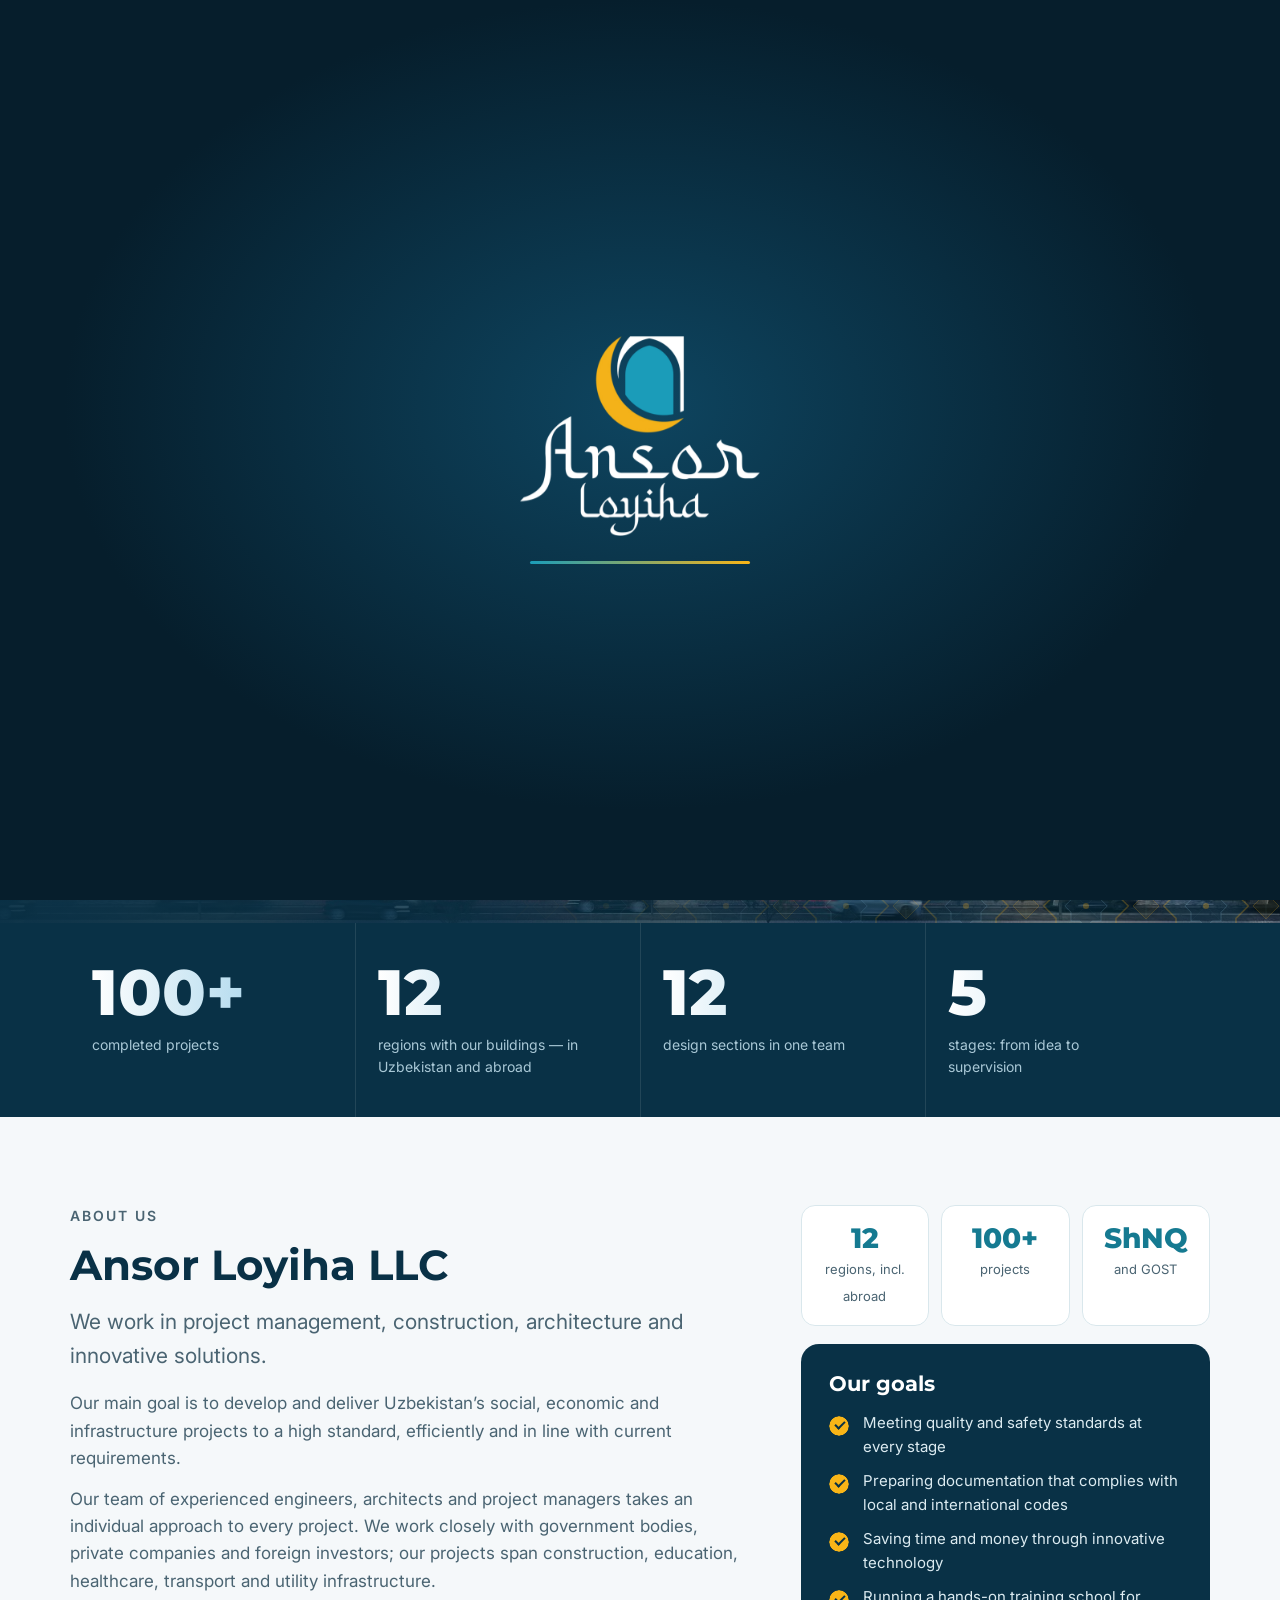
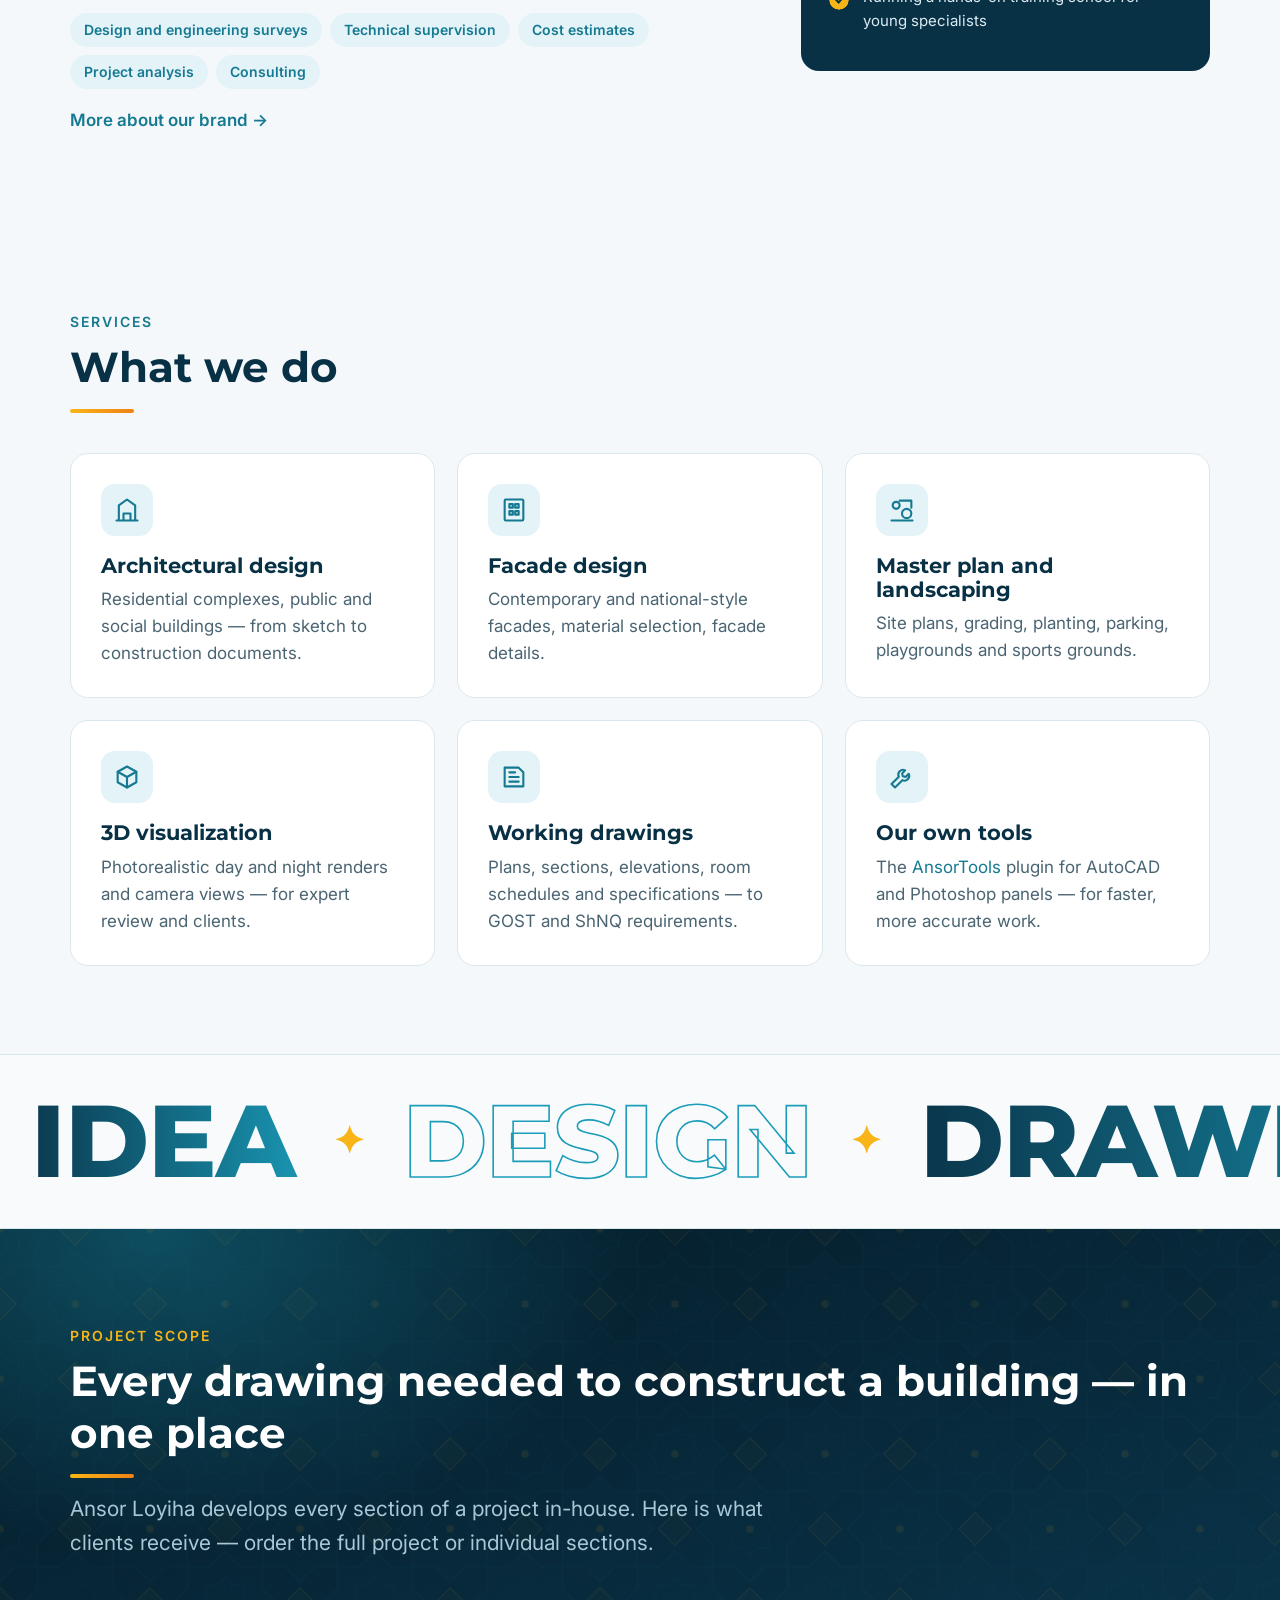
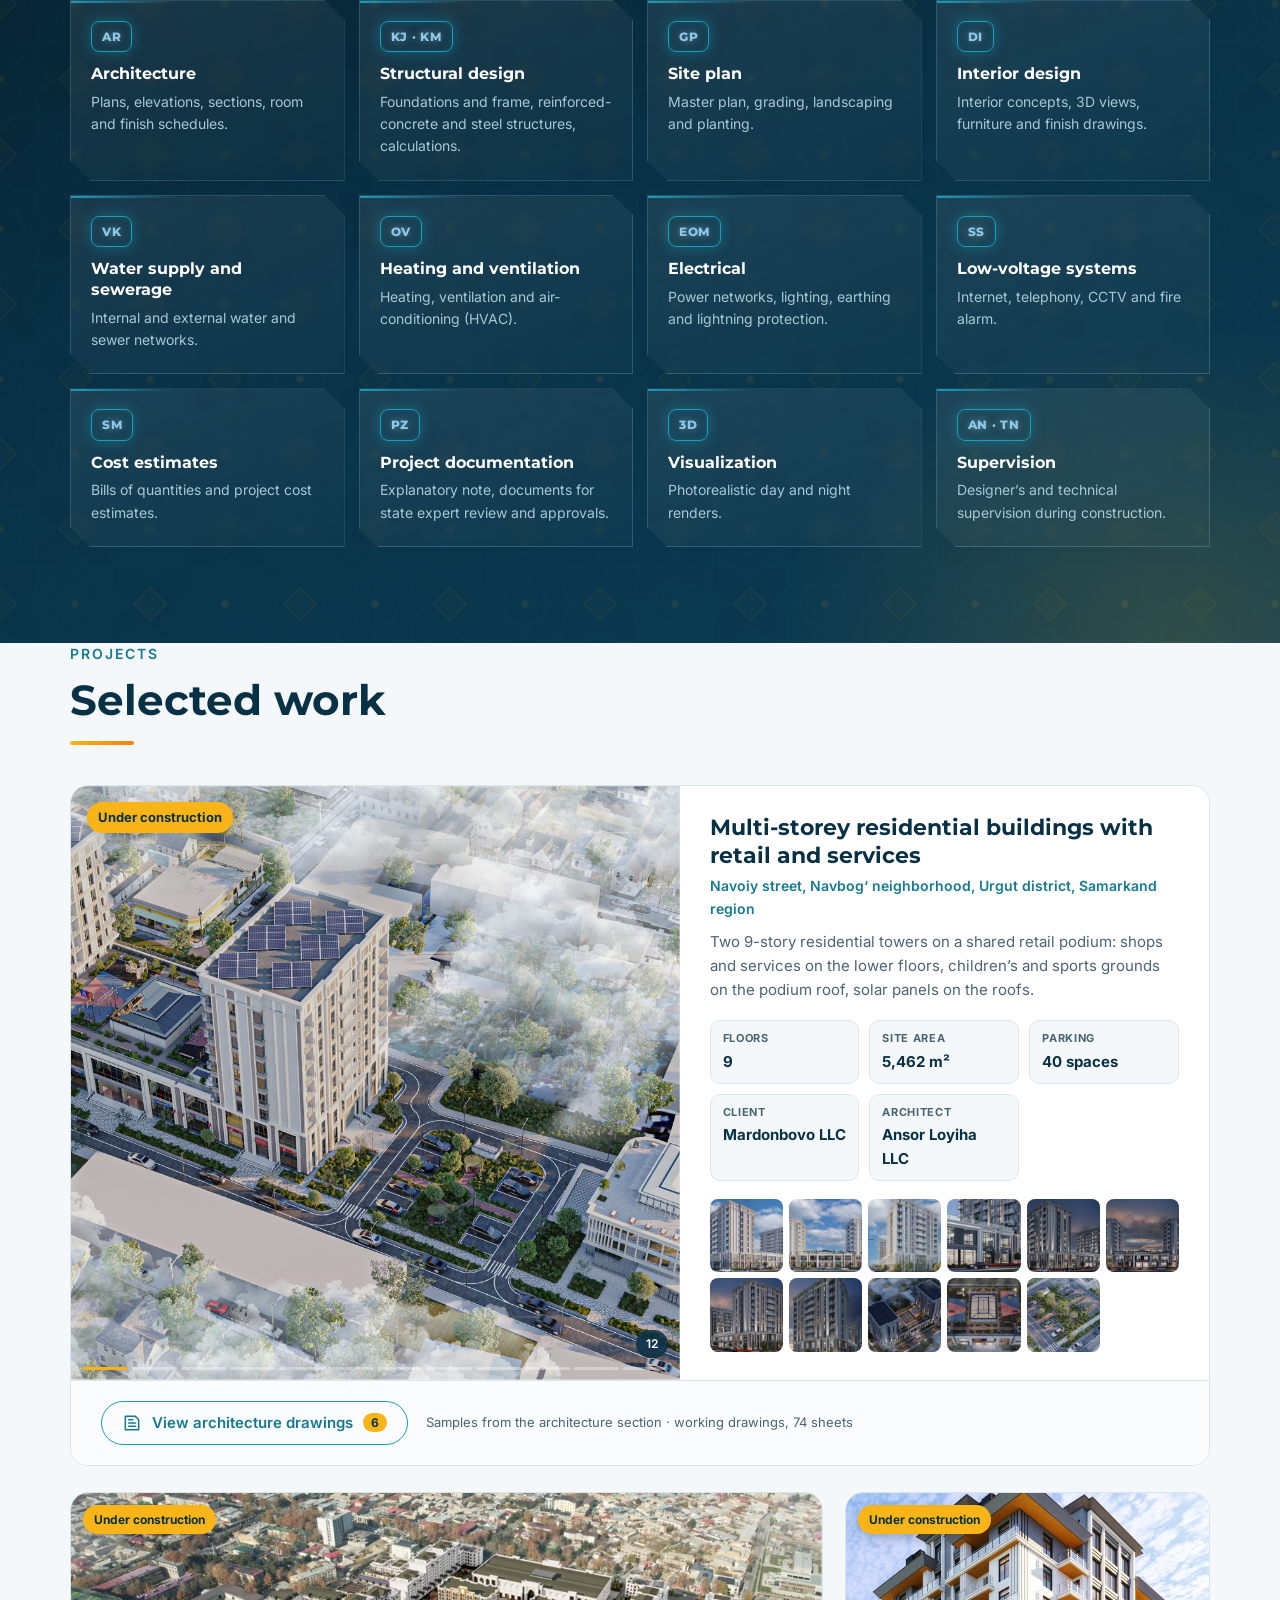
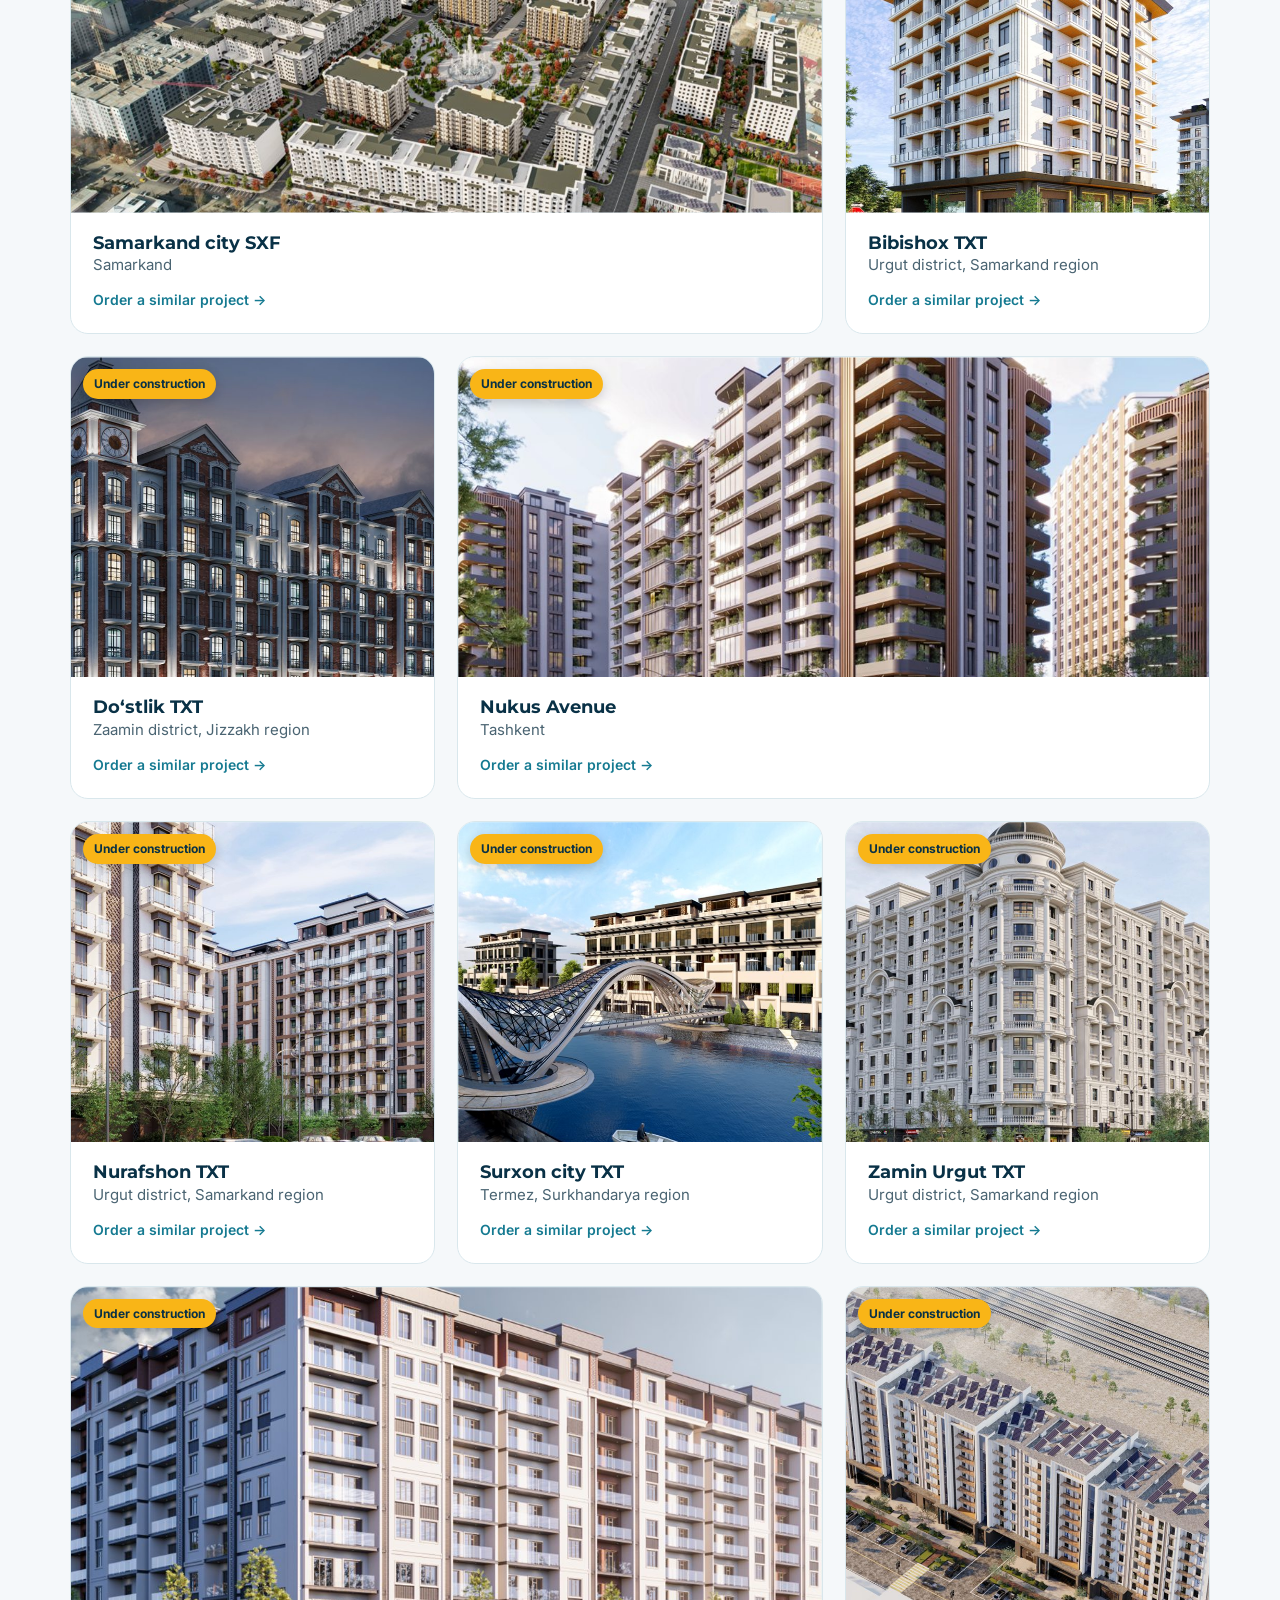
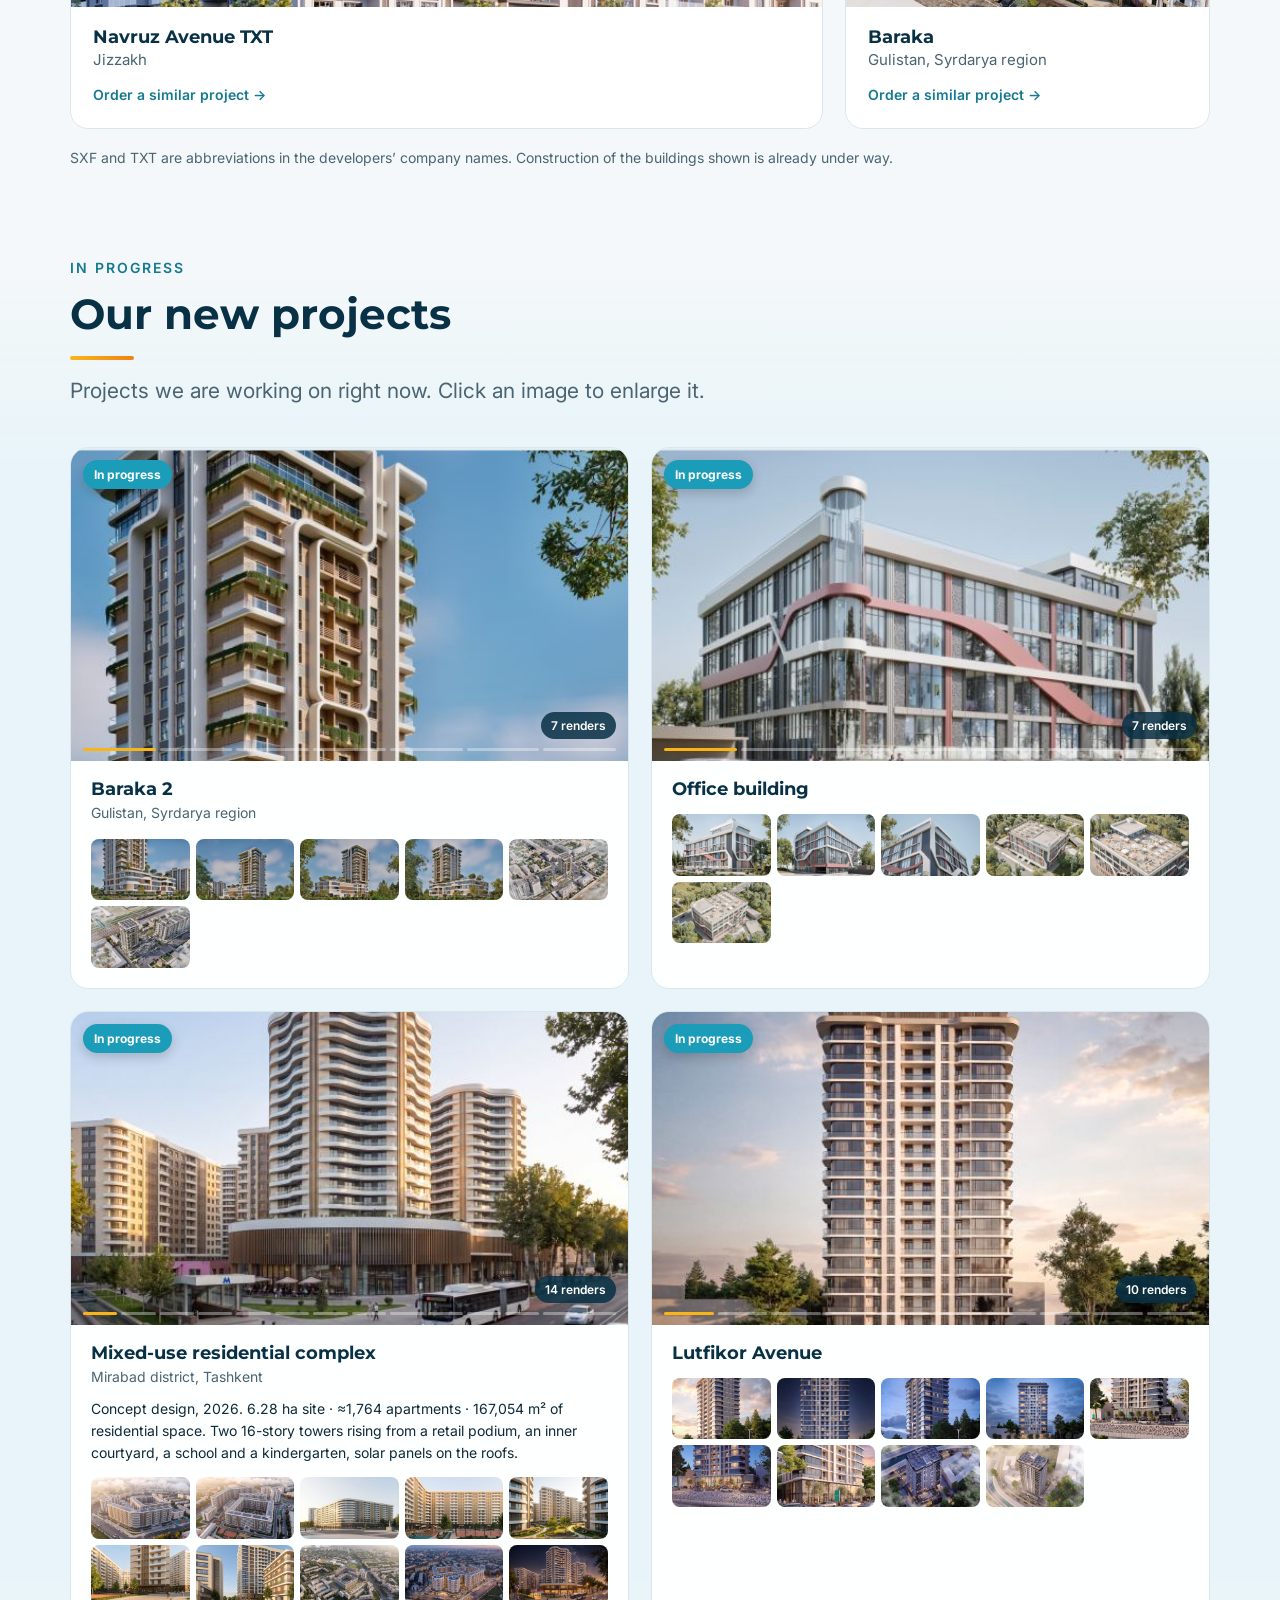
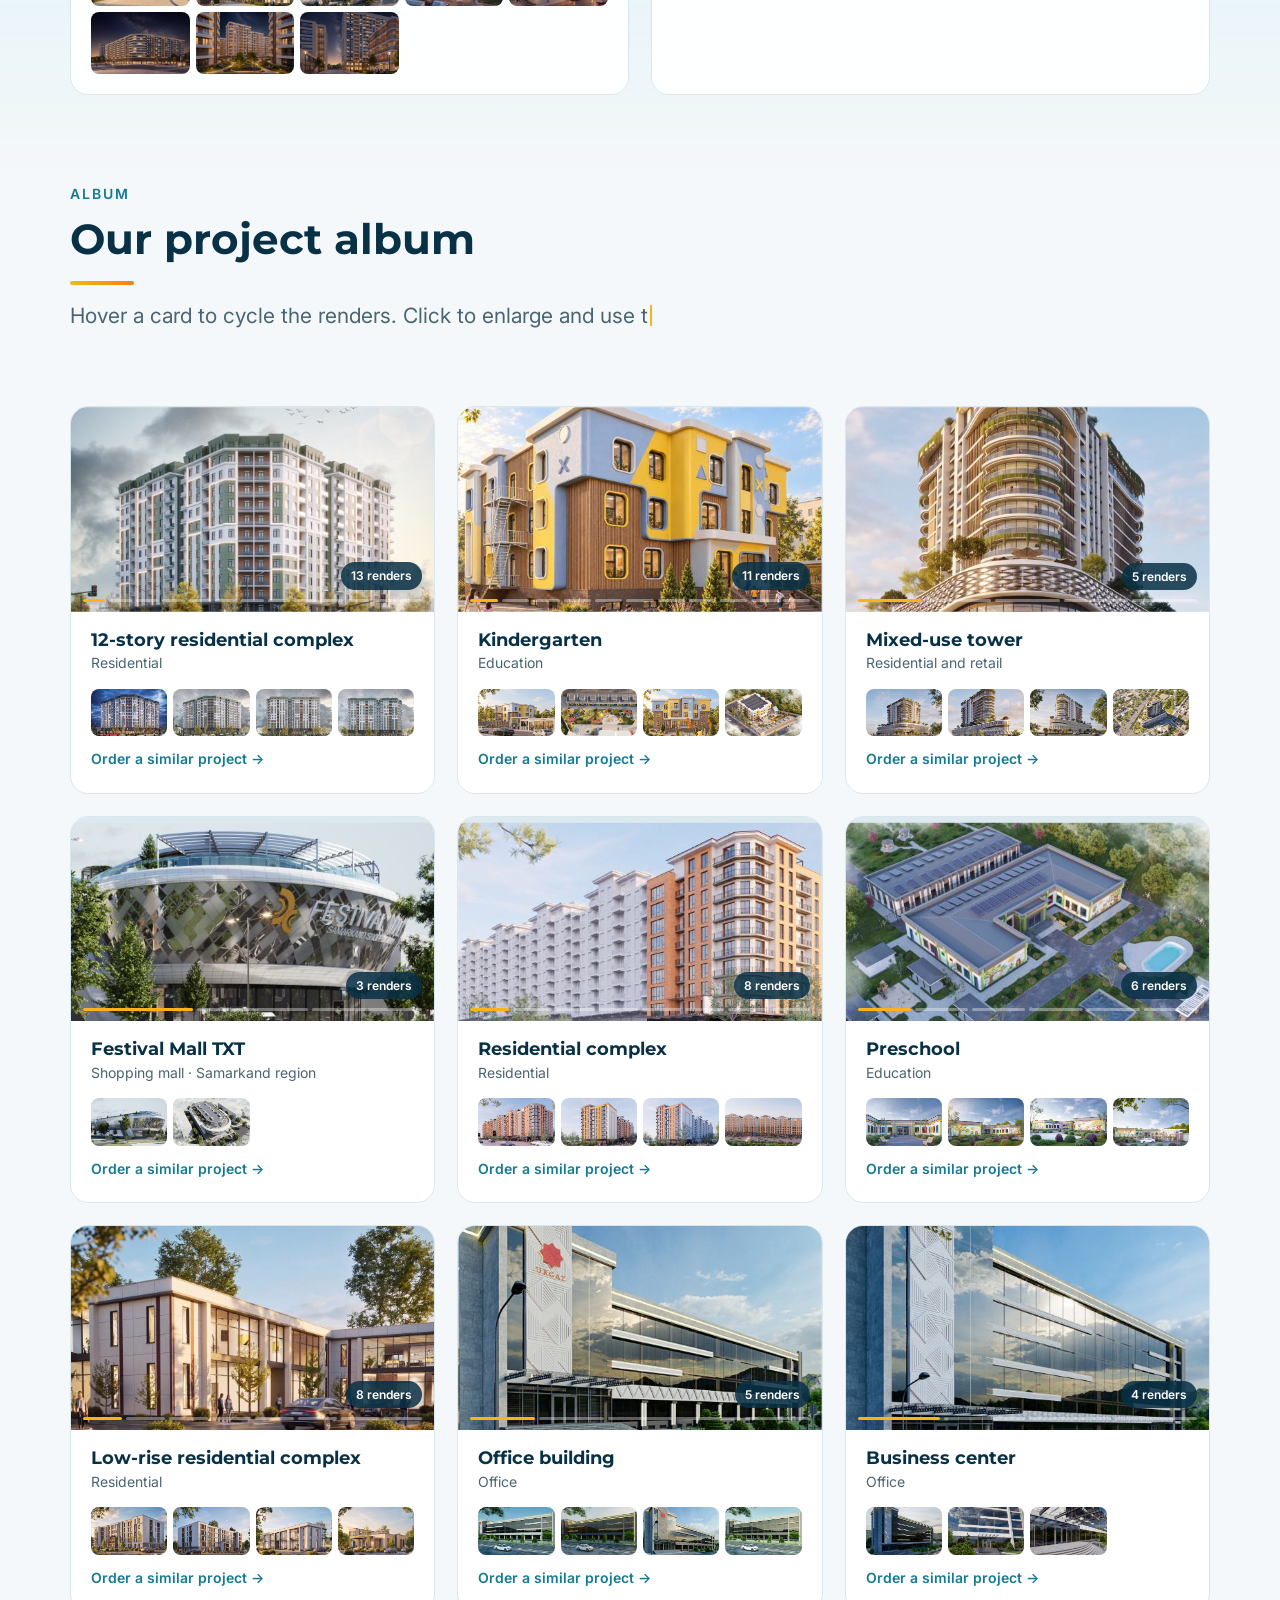
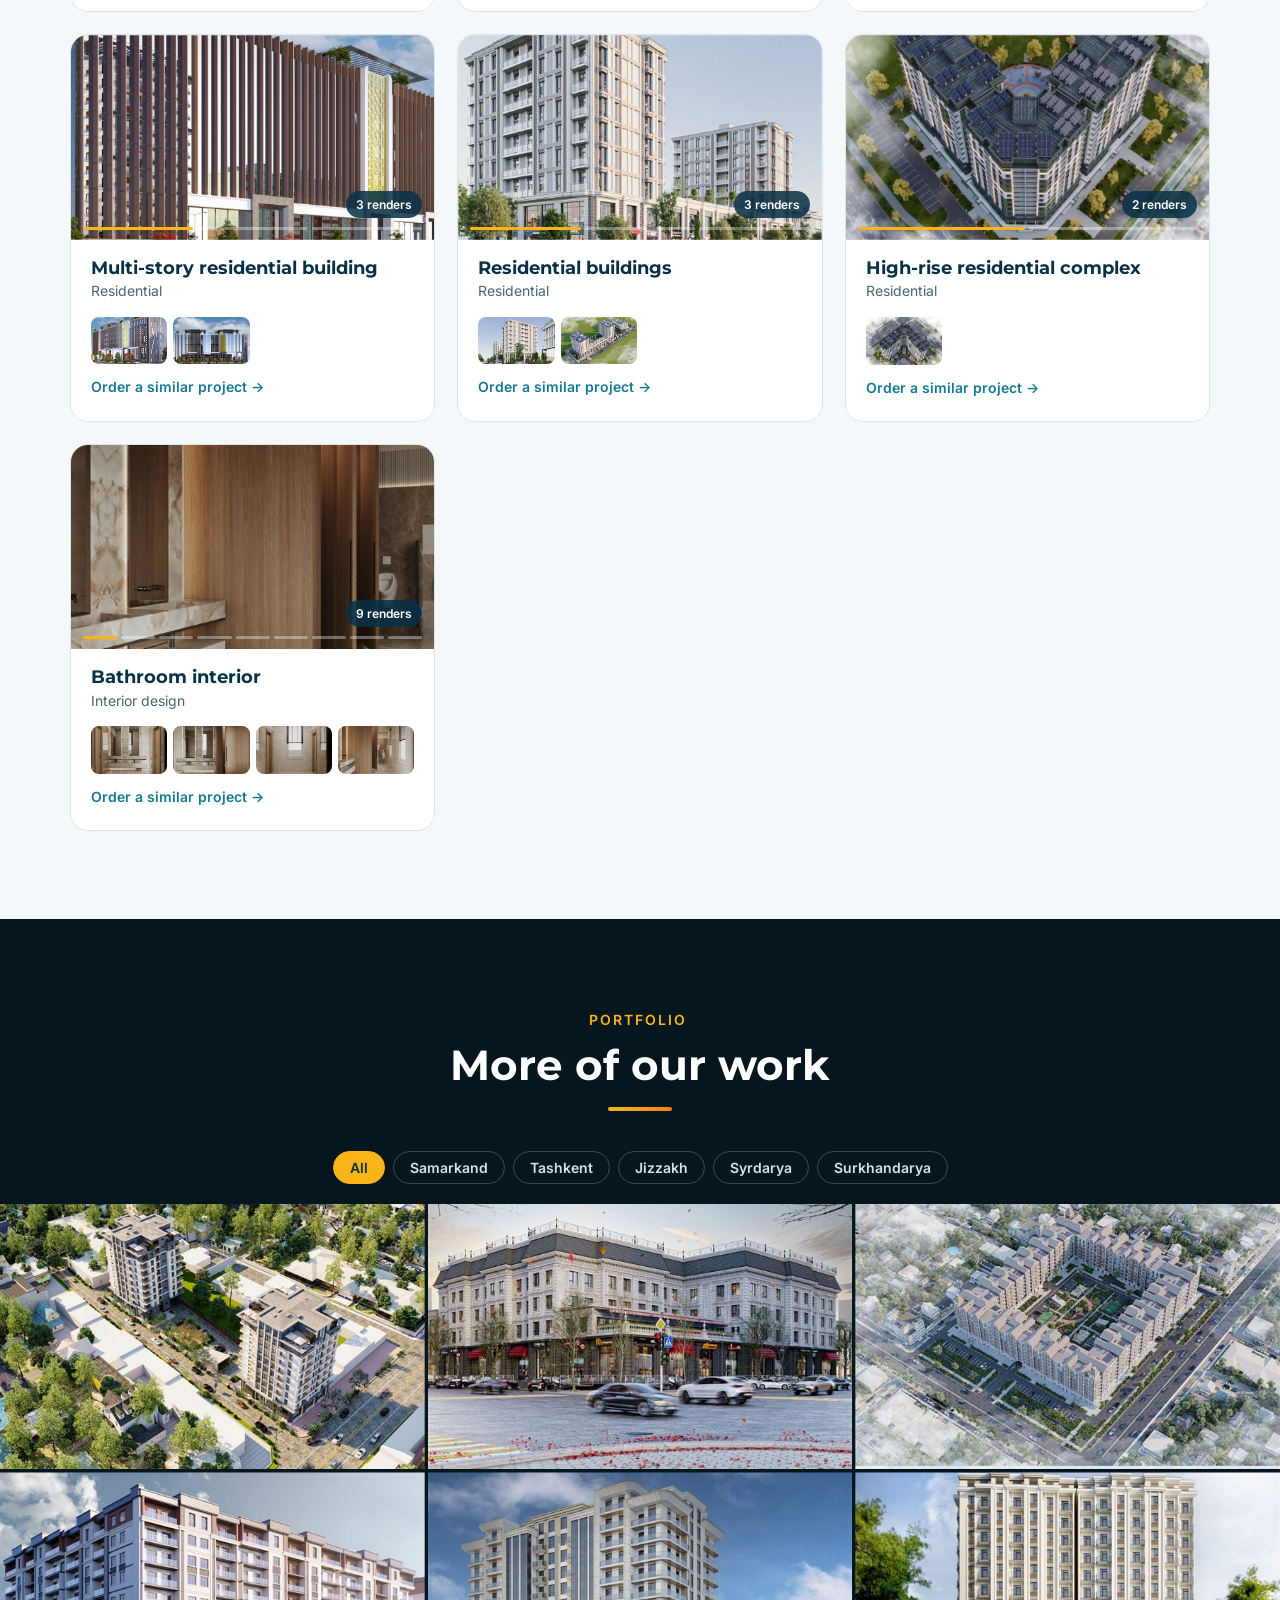
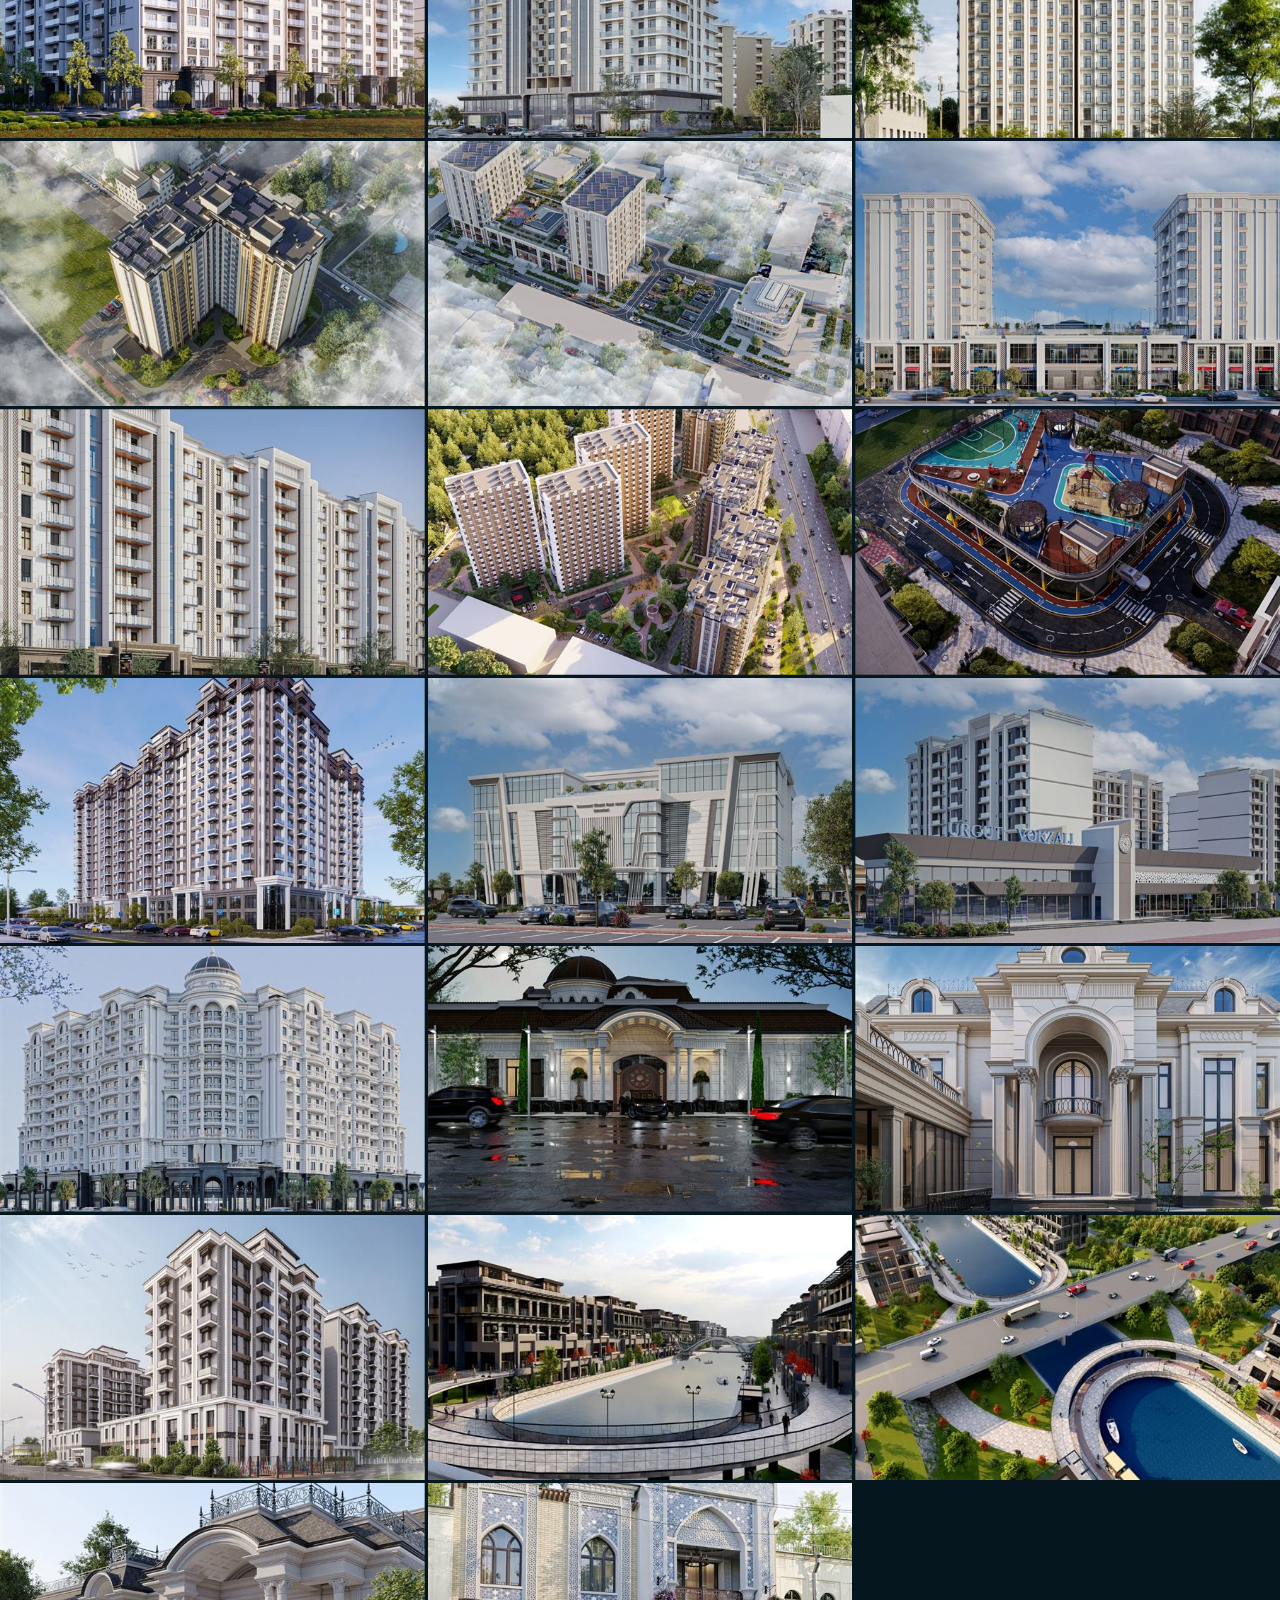
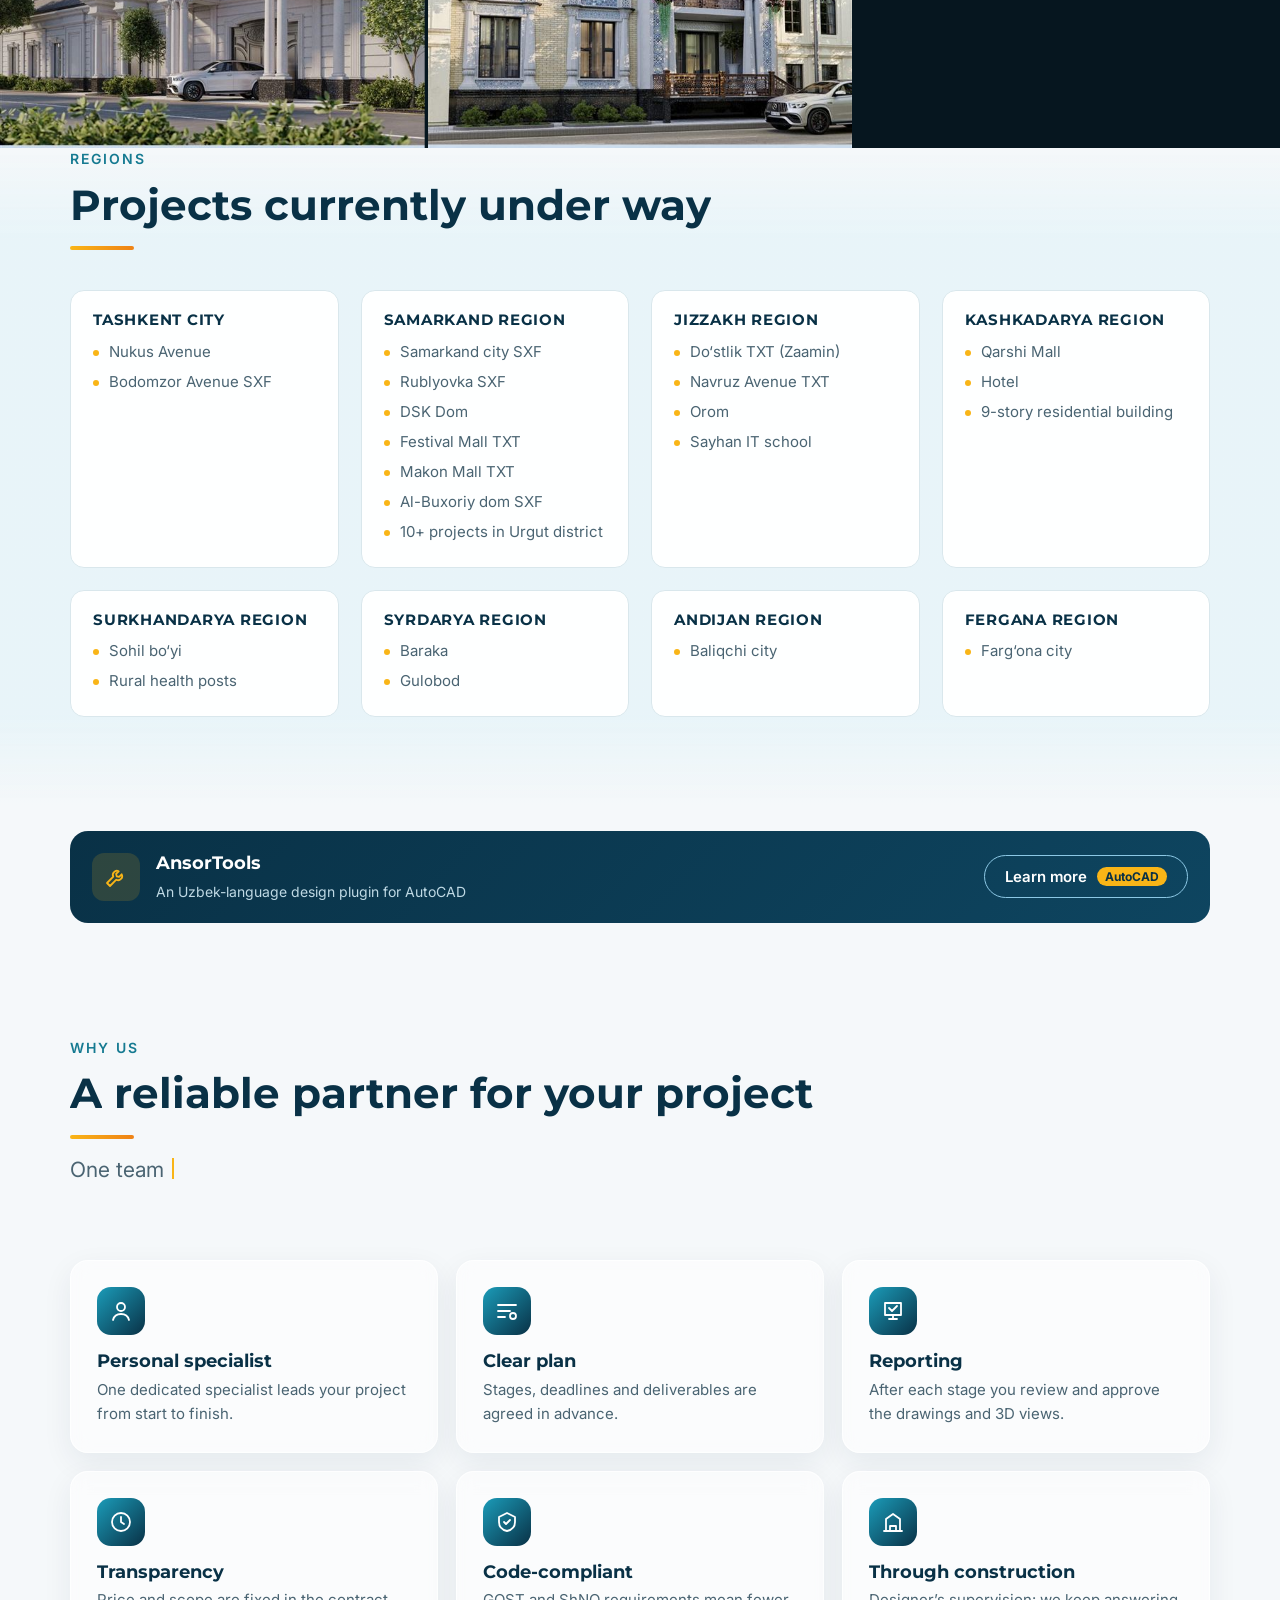
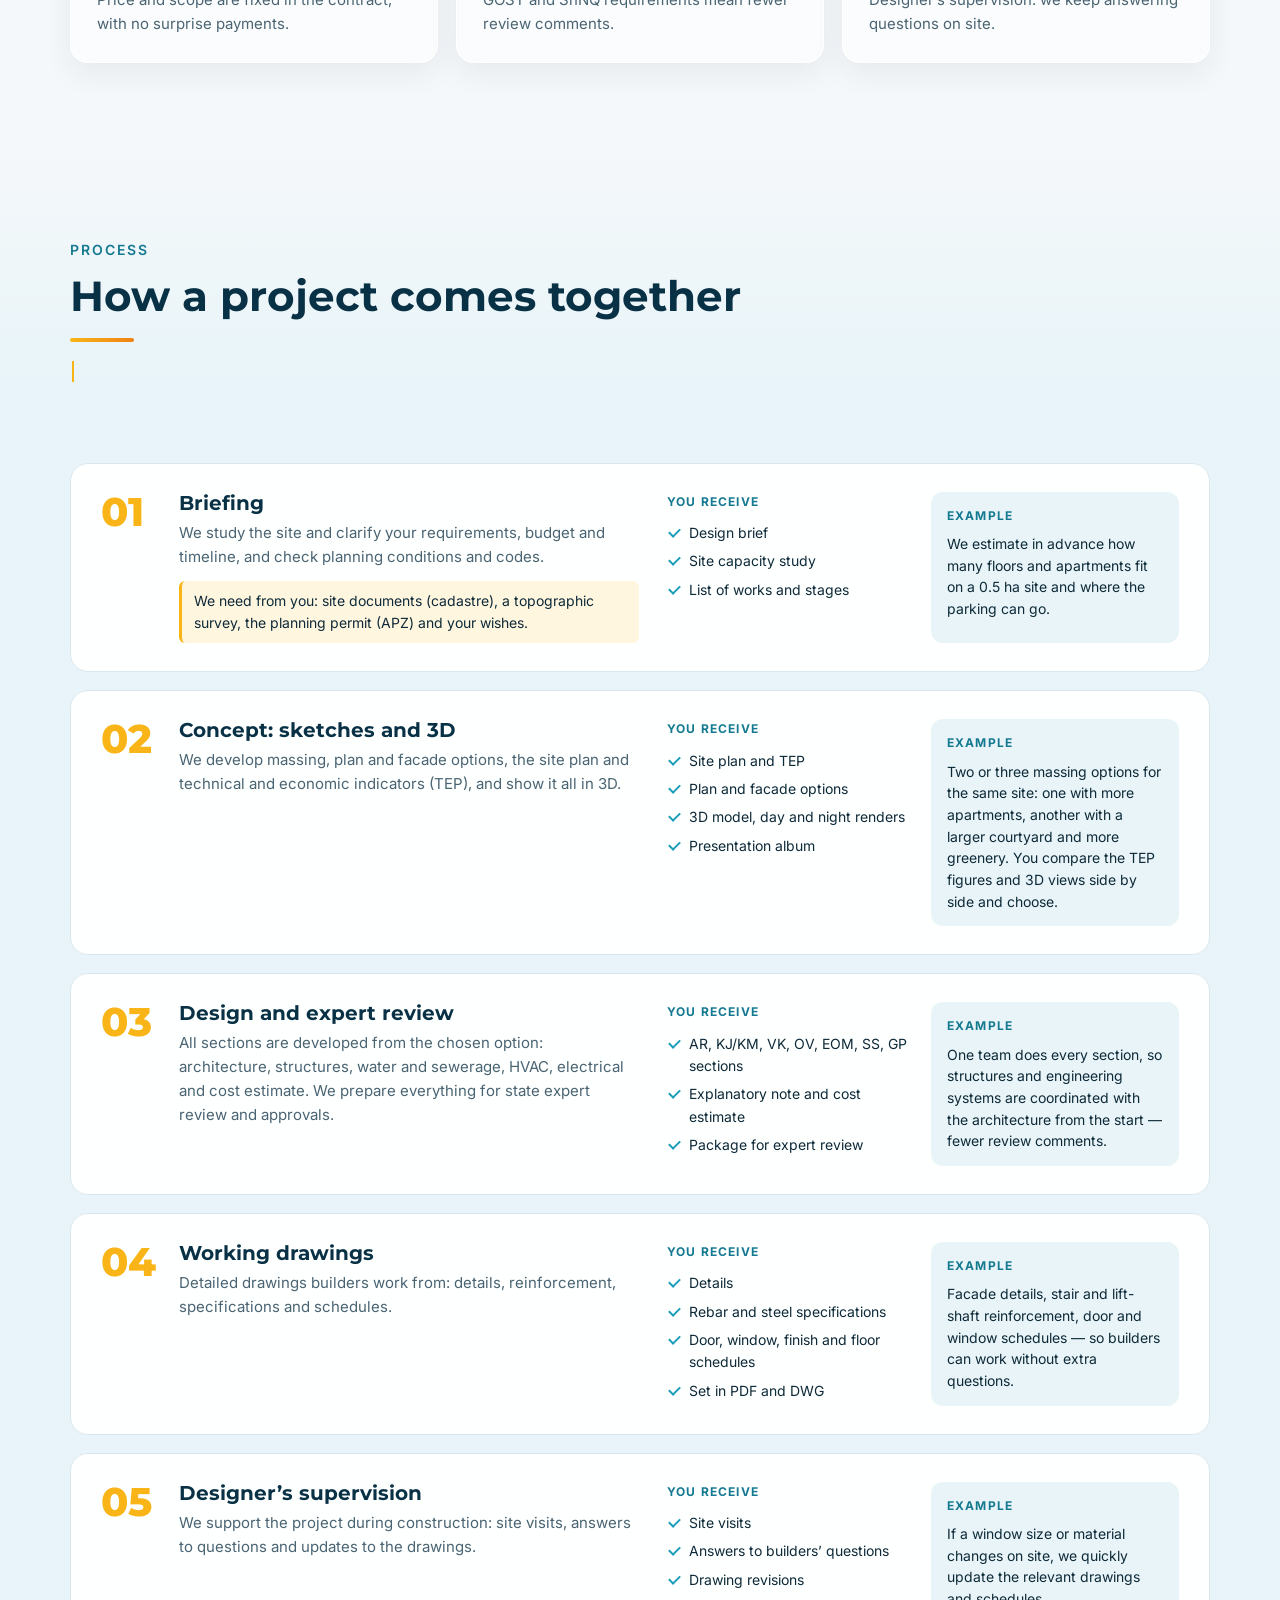
<file: en/index.html>
<!doctype html>
<html lang="en">
<head>
<meta charset="utf-8">
<meta name="viewport" content="width=device-width, initial-scale=1">
<title>Ansor Loyiha — architectural design and 3D visualization</title>
<meta name="description" content="Architectural design studio in Uzbekistan: residential and public buildings, facades, master planning, landscaping and photorealistic 3D visualization.">
<meta name="keywords" content="Ansor Loyiha, architectural design Uzbekistan, architecture studio, 3D visualization, facade design, master plan, landscaping, ShNQ, working drawings">
<link rel="canonical" href="https://saidmubin2105.github.io/en/">
<link rel="alternate" hreflang="uz" href="https://saidmubin2105.github.io/">
<link rel="alternate" hreflang="ru" href="https://saidmubin2105.github.io/ru/">
<link rel="alternate" hreflang="en" href="https://saidmubin2105.github.io/en/">
<link rel="alternate" hreflang="x-default" href="https://saidmubin2105.github.io/">
<meta name="robots" content="index,follow">
<meta property="og:type" content="website">
<meta property="og:site_name" content="Ansor Loyiha">
<meta property="og:title" content="Ansor Loyiha — architectural design and 3D visualization">
<meta property="og:description" content="Residential and public buildings, facades, master planning and 3D visualization — to GOST and ShNQ codes.">
<meta property="og:url" content="https://saidmubin2105.github.io/en/">
<meta property="og:image" content="https://saidmubin2105.github.io/assets/img/belgi-512.png">
<meta property="og:locale" content="en_US">
<meta name="theme-color" content="#093146">
<link rel="icon" type="image/png" sizes="32x32" href="/assets/img/belgi-32.png">
<link rel="apple-touch-icon" href="/assets/img/belgi-180.png">
<link rel="preconnect" href="https://fonts.googleapis.com"><link rel="preconnect" href="https://fonts.gstatic.com" crossorigin>
<link rel="stylesheet" href="https://fonts.googleapis.com/css2?family=Montserrat:wght@600;700;800&family=Inter:wght@400;500;600&display=swap">
<link rel="stylesheet" href="/assets/style.css">
<script type="application/ld+json">
{
    "@context":  "https://schema.org",
    "@type":  "Organization",
    "name":  "Ansor Loyiha",
    "legalName":  "\"Ansor Loyiha\" MChJ",
    "url":  "https://saidmubin2105.github.io/",
    "logo":  "https://saidmubin2105.github.io/assets/img/belgi-512.png",
    "description":  "Architectural design, facades, master planning and 3D visualization",
    "telephone":  [
                      "+998 90 602 37 69",
                      "+998 99 022 04 00"
                  ],
    "email":  "ansorloyiha077@gmail.com",
    "address":  {
                    "@type":  "PostalAddress",
                    "streetAddress":  "Samarqand viloyati, Samarqand shahri, Mingtut 79",
                    "addressLocality":  "Samarqand",
                    "addressCountry":  "UZ"
                },
    "geo":  {
                "@type":  "GeoCoordinates",
                "latitude":  39.657522,
                "longitude":  66.940864
            },
    "hasMap":  "https://www.google.com/maps/search/?api=1\u0026query=39.657522,66.940864",
    "sameAs":  [
                   "https://t.me/ANSOR_LOYIHA_ADMIN",
                   "https://instagram.com/ansor_loyiha"
               ]
}
</script>
<script id="intro-js">try{if(!sessionStorage.getItem('ansorIntro')){document.documentElement.classList.add('has-intro');sessionStorage.setItem('ansorIntro','1')}}catch(e){}</script>
</head>
<body>
<div id="intro" role="button" tabindex="0" aria-label="Enter the site"><img src="/assets/img/logo_oq.png" alt="" width="1196" height="996"><i></i></div>
<header class="top">
  <div class="wrap">
    <a class="logo" href="/en/" aria-label="Ansor Loyiha — home"><img src="/assets/img/logo_480.png" alt="Ansor Loyiha" width="480" height="164"></a>
    <nav class="nav">
      <a href="#haqida">About</a>
      <a href="#xizmatlar">Services</a>
      <a href="#loyihalar">Projects</a>
      <a href="/en/ansortools.html">AnsorTools</a>
      <a class="btn" href="#aloqa">Contact</a>
    </nav>
    <div class="lang"><a href="/" hreflang="uz">UZ</a><a href="/ru/" hreflang="ru">RU</a><a href="/en/" aria-current="true" hreflang="en">EN</a></div>
    <button class="menu-btn" aria-label="Menu" onclick="document.querySelector('.nav').classList.toggle('open')">&#9776;</button>
  </div>
</header>

<main>
<section class="hero hero-r">
  <div class="wrap">
    <div>
      <p class="eyebrow">Architectural design studio</p>
      <h1><span class="w" style="--i:0">From</span> <span class="w" style="--i:1">concept</span> <span class="w" style="--i:2">to</span> <span class="w" style="--i:3">working</span> <span class="w" style="--i:4">drawings</span> <span class="w" style="--i:5">—</span> <span class="w g" style="--i:6">one</span> <span class="w g" style="--i:7">team</span></h1>
      <p class="lead">Ansor Loyiha delivers complete design packages for residential and public buildings: architecture, structures, water and sewerage, HVAC, electrical, interior design and cost estimates. Drawings to GOST and Uzbekistan’s ShNQ codes.</p>
      <div class="cta">
        <a class="btn gold" href="#aloqa" data-ariza>Start a project</a>
        <a class="btn ghost" href="#xizmatlar">Services</a>
      </div>
    </div>
    <img class="mark" src="/assets/img/logo_oq.png" alt="Ansor Loyiha mark — crescent and arch" width="1196" height="996">
  </div>
</section>

<section id="raqam">
  <div class="wrap"><div class="rq"><div class="rq-i"><b data-to="100+">100+</b><span>completed projects</span></div><div class="rq-i"><b data-to="12">12</b><span>regions with our buildings — in Uzbekistan and abroad</span></div><div class="rq-i"><b data-to="12">12</b><span>design sections in one team</span></div><div class="rq-i"><b data-to="5">5</b><span>stages: from idea to supervision</span></div></div></div>
</section>

<section id="haqida">
  <div class="wrap about">
    <div>
      <p class="eyebrow">About us</p>
      <h2>Ansor Loyiha LLC</h2>
      <p class="lead" style="margin:16px 0 18px">We work in project management, construction, architecture and innovative solutions.</p>
      <p>Our main goal is to develop and deliver Uzbekistan’s social, economic and infrastructure projects to a high standard, efficiently and in line with current requirements.</p>
      <p>Our team of experienced engineers, architects and project managers takes an individual approach to every project. We work closely with government bodies, private companies and foreign investors; our projects span construction, education, healthcare, transport and utility infrastructure.</p>
      <div class="chips"><span>Design and engineering surveys</span><span>Technical supervision</span><span>Cost estimates</span><span>Project analysis</span><span>Consulting</span></div>
      <a class="br-more" href="/en/brend.html">More about our brand &rarr;</a>
    </div>
    <div>
      <div class="stats">
        <div><b>12</b><span>regions, incl. abroad</span></div>
        <div><b>100+</b><span>projects</span></div>
        <div><b>ShNQ</b><span>and GOST</span></div>
      </div>
      <div class="aside">
        <h3>Our goals</h3>
        <ul class="ticks">
          <li>Meeting quality and safety standards at every stage</li>
          <li>Preparing documentation that complies with local and international codes</li>
          <li>Saving time and money through innovative technology</li>
          <li>Running a hands-on training school for young specialists</li>
        </ul>
      </div>
    </div>
  </div>
</section>

<section id="xizmatlar">
  <div class="wrap">
    <div class="sec-head">
      <p class="eyebrow">Services</p>
      <h2>What we do</h2>
    </div>
    <p class="swipe-hint">Swipe</p>
    <div class="grid g3">
      <article class="card">
        <div class="ico"><svg viewBox="0 0 24 24"><path d="M3 21h18M5 21V8l7-5 7 5v13M9 21v-6h6v6"/></svg></div>
        <h3>Architectural design</h3>
        <p>Residential complexes, public and social buildings — from sketch to construction documents.</p>
      </article>
      <article class="card">
        <div class="ico"><svg viewBox="0 0 24 24"><rect x="4" y="3" width="16" height="18" rx="1"/><path d="M8 7h3v3H8zM13 7h3v3h-3zM8 13h3v3H8zM13 13h3v3h-3z"/></svg></div>
        <h3>Facade design</h3>
        <p>Contemporary and national-style facades, material selection, facade details.</p>
      </article>
      <article class="card">
        <div class="ico"><svg viewBox="0 0 24 24"><circle cx="7" cy="8" r="3"/><circle cx="16" cy="15" r="4"/><path d="M3 21h18M10 4h10v6"/></svg></div>
        <h3>Master plan and landscaping</h3>
        <p>Site plans, grading, planting, parking, playgrounds and sports grounds.</p>
      </article>
      <article class="card">
        <div class="ico"><svg viewBox="0 0 24 24"><path d="M12 3l8 4.5v9L12 21l-8-4.5v-9z"/><path d="M12 12l8-4.5M12 12v9M12 12L4 7.5"/></svg></div>
        <h3>3D visualization</h3>
        <p>Photorealistic day and night renders and camera views — for expert review and clients.</p>
      </article>
      <article class="card">
        <div class="ico"><svg viewBox="0 0 24 24"><path d="M4 4h12l4 4v12H4z"/><path d="M8 12h8M8 16h8M8 8h5"/></svg></div>
        <h3>Working drawings</h3>
        <p>Plans, sections, elevations, room schedules and specifications — to GOST and ShNQ requirements.</p>
      </article>
      <article class="card">
        <div class="ico"><svg viewBox="0 0 24 24"><path d="M14.7 6.3a4 4 0 0 0-5.4 5.4L3 18l3 3 6.3-6.3a4 4 0 0 0 5.4-5.4l-2.6 2.6-2.4-.6-.6-2.4z"/></svg></div>
        <h3>Our own tools</h3>
        <p>The <a href="/en/ansortools.html">AnsorTools</a> plugin for AutoCAD and Photoshop panels — for faster, more accurate work.</p>
      </article>
    </div>
  </div>
</section>

<div class="mega" aria-hidden="true"><div class="mega-t"><span class="f">IDEA</span><span class="d">✦</span><span class="o">DESIGN</span><span class="d">✦</span><span class="f">DRAWINGS</span><span class="d">✦</span><span class="o">SUPERVISION</span><span class="d">✦</span><span class="f">IDEA</span><span class="d">✦</span><span class="o">DESIGN</span><span class="d">✦</span><span class="f">DRAWINGS</span><span class="d">✦</span><span class="o">SUPERVISION</span><span class="d">✦</span></div></div>
<section id="tarkib" style="padding-top:0">
  <div class="wrap">
    <div class="sec-head">
      <p class="eyebrow">Project scope</p>
      <h2>Every drawing needed to construct a building — in one place</h2>
      <p class="lead" style="margin-top:14px">Ansor Loyiha develops every section of a project in-house. Here is what clients receive — order the full project or individual sections.</p>
    </div>
    <div class="tk-grid">
      <div class="tk"><em>AR</em><h3>Architecture</h3><p>Plans, elevations, sections, room and finish schedules.</p></div>
      <div class="tk"><em>KJ · KM</em><h3>Structural design</h3><p>Foundations and frame, reinforced-concrete and steel structures, calculations.</p></div>
      <div class="tk"><em>GP</em><h3>Site plan</h3><p>Master plan, grading, landscaping and planting.</p></div>
      <div class="tk"><em>DI</em><h3>Interior design</h3><p>Interior concepts, 3D views, furniture and finish drawings.</p></div>
      <div class="tk"><em>VK</em><h3>Water supply and sewerage</h3><p>Internal and external water and sewer networks.</p></div>
      <div class="tk"><em>OV</em><h3>Heating and ventilation</h3><p>Heating, ventilation and air-conditioning (HVAC).</p></div>
      <div class="tk"><em>EOM</em><h3>Electrical</h3><p>Power networks, lighting, earthing and lightning protection.</p></div>
      <div class="tk"><em>SS</em><h3>Low-voltage systems</h3><p>Internet, telephony, CCTV and fire alarm.</p></div>
      <div class="tk"><em>SM</em><h3>Cost estimates</h3><p>Bills of quantities and project cost estimates.</p></div>
      <div class="tk"><em>PZ</em><h3>Project documentation</h3><p>Explanatory note, documents for state expert review and approvals.</p></div>
      <div class="tk"><em>3D</em><h3>Visualization</h3><p>Photorealistic day and night renders.</p></div>
      <div class="tk"><em>AN · TN</em><h3>Supervision</h3><p>Designer’s and technical supervision during construction.</p></div>
    </div>
  </div>
</section>

<section id="loyihalar" style="padding-top:0">
  <div class="wrap">
    <div class="sec-head">
      <p class="eyebrow">Projects</p>
      <h2>Selected work</h2>
    </div>
    <!--feat--><article class="feat">
      <a class="feat-cover" href="/assets/loyihalar/qurilish/m01.jpg" data-lb><img src="/assets/loyihalar/qurilish/m01.jpg" alt="Multi-storey residential buildings with retail and services — Ansor Loyiha" width="1600" height="1000" loading="lazy"><span class="pbadge">Under construction</span><span class="np-n">12</span></a>
      <div class="feat-tx">
        <h3>Multi-storey residential buildings with retail and services</h3>
        <p class="feat-pl">Navoiy street, Navbog‘ neighborhood, Urgut district, Samarkand region</p>
        <p class="feat-d">Two 9-story residential towers on a shared retail podium: shops and services on the lower floors, children’s and sports grounds on the podium roof, solar panels on the roofs.</p>
        <dl class="feat-f"><div><dt>Floors</dt><dd>9</dd></div><div><dt>Site area</dt><dd>5,462 m²</dd></div><div><dt>Parking</dt><dd>40 spaces</dd></div><div><dt>Client</dt><dd>Mardonbovo LLC</dd></div><div><dt>Architect</dt><dd>Ansor Loyiha LLC</dd></div></dl>
        <div class="feat-th"><a href="/assets/loyihalar/qurilish/m02.jpg" data-lb><img src="/assets/loyihalar/qurilish/tm02.jpg" alt="Multi-storey residential buildings with retail and services — Ansor Loyiha" width="600" height="400" loading="lazy"></a><a href="/assets/loyihalar/qurilish/m03.jpg" data-lb><img src="/assets/loyihalar/qurilish/tm03.jpg" alt="Multi-storey residential buildings with retail and services — Ansor Loyiha" width="600" height="400" loading="lazy"></a><a href="/assets/loyihalar/qurilish/m04.jpg" data-lb><img src="/assets/loyihalar/qurilish/tm04.jpg" alt="Multi-storey residential buildings with retail and services — Ansor Loyiha" width="600" height="400" loading="lazy"></a><a href="/assets/loyihalar/qurilish/m05.jpg" data-lb><img src="/assets/loyihalar/qurilish/tm05.jpg" alt="Multi-storey residential buildings with retail and services — Ansor Loyiha" width="600" height="400" loading="lazy"></a><a href="/assets/loyihalar/qurilish/m06.jpg" data-lb><img src="/assets/loyihalar/qurilish/tm06.jpg" alt="Multi-storey residential buildings with retail and services — Ansor Loyiha" width="600" height="400" loading="lazy"></a><a href="/assets/loyihalar/qurilish/m07.jpg" data-lb><img src="/assets/loyihalar/qurilish/tm07.jpg" alt="Multi-storey residential buildings with retail and services — Ansor Loyiha" width="600" height="400" loading="lazy"></a><a href="/assets/loyihalar/qurilish/m08.jpg" data-lb><img src="/assets/loyihalar/qurilish/tm08.jpg" alt="Multi-storey residential buildings with retail and services — Ansor Loyiha" width="600" height="400" loading="lazy"></a><a href="/assets/loyihalar/qurilish/m09.jpg" data-lb><img src="/assets/loyihalar/qurilish/tm09.jpg" alt="Multi-storey residential buildings with retail and services — Ansor Loyiha" width="600" height="400" loading="lazy"></a><a href="/assets/loyihalar/qurilish/m10.jpg" data-lb><img src="/assets/loyihalar/qurilish/tm10.jpg" alt="Multi-storey residential buildings with retail and services — Ansor Loyiha" width="600" height="400" loading="lazy"></a><a href="/assets/loyihalar/qurilish/m11.jpg" data-lb><img src="/assets/loyihalar/qurilish/tm11.jpg" alt="Multi-storey residential buildings with retail and services — Ansor Loyiha" width="600" height="400" loading="lazy"></a><a href="/assets/loyihalar/qurilish/m12.jpg" data-lb><img src="/assets/loyihalar/qurilish/tm12.jpg" alt="Multi-storey residential buildings with retail and services — Ansor Loyiha" width="600" height="400" loading="lazy"></a></div>
      </div>
      <div class="feat-ar"><button type="button" class="ar-open"><svg viewBox="0 0 24 24" aria-hidden="true"><path d="M4 4h12l4 4v12H4z"/><path d="M8 12h8M8 16h8M8 8h5"/></svg>View architecture drawings <em>6</em></button><small>Samples from the architecture section · working drawings, 74 sheets</small>
        <div class="ar-modal" hidden role="dialog" aria-modal="true" aria-label="Samples from the architecture section · working drawings, 74 sheets"><div class="ar-box"><button type="button" class="ar-x" aria-label="Close">&times;</button><h4>Samples from the architecture section · working drawings, 74 sheets</h4><div class="feat-ar-g"><a href="/assets/loyihalar/qurilish/ar01.jpg" data-lb><img src="/assets/loyihalar/qurilish/tar01.jpg" alt="3D overall view — Multi-storey residential buildings with retail and services" width="520" height="370" loading="lazy"><span>3D overall view</span></a><a href="/assets/loyihalar/qurilish/ar02.jpg" data-lb><img src="/assets/loyihalar/qurilish/tar02.jpg" alt="3D view from the courtyard — Multi-storey residential buildings with retail and services" width="520" height="370" loading="lazy"><span>3D view from the courtyard</span></a><a href="/assets/loyihalar/qurilish/ar03.jpg" data-lb><img src="/assets/loyihalar/qurilish/tar03.jpg" alt="Main elevation — Multi-storey residential buildings with retail and services" width="520" height="370" loading="lazy"><span>Main elevation</span></a><a href="/assets/loyihalar/qurilish/ar04.jpg" data-lb><img src="/assets/loyihalar/qurilish/tar04.jpg" alt="Side elevation — Multi-storey residential buildings with retail and services" width="520" height="370" loading="lazy"><span>Side elevation</span></a><a href="/assets/loyihalar/qurilish/ar05.jpg" data-lb><img src="/assets/loyihalar/qurilish/tar05.jpg" alt="Section 2-2 — Multi-storey residential buildings with retail and services" width="520" height="370" loading="lazy"><span>Section 2-2</span></a><a href="/assets/loyihalar/qurilish/ar06.jpg" data-lb><img src="/assets/loyihalar/qurilish/tar06.jpg" alt="Apartment plan, floors 4–6 — Multi-storey residential buildings with retail and services" width="520" height="370" loading="lazy"><span>Apartment plan, floors 4–6</span></a></div></div></div>
      </div>
    </article><!--/feat-->
    <p class="swipe-hint">Swipe</p>
    <div class="grid g3">
      <article class="proj"><div class="ph"><span class="pbadge">Under construction</span><img src="/assets/loyihalar/samarkand-city.jpg" alt="Samarkand city SXF — Ansor Loyiha project" width="1200" height="703" loading="lazy"></div><div class="tx"><h3>Samarkand city SXF</h3><p>Samarkand</p><a class="pcta" data-ariza data-loyiha="Samarkand city SXF" href="https://t.me/ANSOR_LOYIHA_ADMIN" target="_blank" rel="noopener">Order a similar project &rarr;</a></div></article>
      <article class="proj"><div class="ph"><span class="pbadge">Under construction</span><img src="/assets/loyihalar/bibishox.jpg" alt="Bibishox TXT — Ansor Loyiha project" width="1200" height="703" loading="lazy"></div><div class="tx"><h3>Bibishox TXT</h3><p>Urgut district, Samarkand region</p><a class="pcta" data-ariza data-loyiha="Bibishox TXT" href="https://t.me/ANSOR_LOYIHA_ADMIN" target="_blank" rel="noopener">Order a similar project &rarr;</a></div></article>
      <article class="proj"><div class="ph"><span class="pbadge">Under construction</span><img src="/assets/loyihalar/dostlik.jpg" alt="Do‘stlik TXT — Ansor Loyiha project" width="1200" height="700" loading="lazy"></div><div class="tx"><h3>Do‘stlik TXT</h3><p>Zaamin district, Jizzakh region</p><a class="pcta" data-ariza data-loyiha="Do‘stlik TXT" href="https://t.me/ANSOR_LOYIHA_ADMIN" target="_blank" rel="noopener">Order a similar project &rarr;</a></div></article>
      <article class="proj"><div class="ph"><span class="pbadge">Under construction</span><img src="/assets/loyihalar/nukus-avenue.jpg" alt="Nukus Avenue — Ansor Loyiha project" width="1200" height="703" loading="lazy"></div><div class="tx"><h3>Nukus Avenue</h3><p>Tashkent</p><a class="pcta" data-ariza data-loyiha="Nukus Avenue" href="https://t.me/ANSOR_LOYIHA_ADMIN" target="_blank" rel="noopener">Order a similar project &rarr;</a></div></article>
      <article class="proj"><div class="ph"><span class="pbadge">Under construction</span><img src="/assets/loyihalar/nurafshon.jpg" alt="Nurafshon TXT — Ansor Loyiha project" width="1200" height="703" loading="lazy"></div><div class="tx"><h3>Nurafshon TXT</h3><p>Urgut district, Samarkand region</p><a class="pcta" data-ariza data-loyiha="Nurafshon TXT" href="https://t.me/ANSOR_LOYIHA_ADMIN" target="_blank" rel="noopener">Order a similar project &rarr;</a></div></article>
      <article class="proj"><div class="ph"><span class="pbadge">Under construction</span><img src="/assets/loyihalar/surxon-city.jpg" alt="Surxon city TXT — Ansor Loyiha project" width="1200" height="700" loading="lazy"></div><div class="tx"><h3>Surxon city TXT</h3><p>Termez, Surkhandarya region</p><a class="pcta" data-ariza data-loyiha="Surxon city TXT" href="https://t.me/ANSOR_LOYIHA_ADMIN" target="_blank" rel="noopener">Order a similar project &rarr;</a></div></article>
      <article class="proj"><div class="ph"><span class="pbadge">Under construction</span><img src="/assets/loyihalar/zamin-urgut.jpg" alt="Zamin Urgut TXT — Ansor Loyiha project" width="1200" height="703" loading="lazy"></div><div class="tx"><h3>Zamin Urgut TXT</h3><p>Urgut district, Samarkand region</p><a class="pcta" data-ariza data-loyiha="Zamin Urgut TXT" href="https://t.me/ANSOR_LOYIHA_ADMIN" target="_blank" rel="noopener">Order a similar project &rarr;</a></div></article>
      <article class="proj"><div class="ph"><span class="pbadge">Under construction</span><img src="/assets/loyihalar/navruz-avenue.jpg" alt="Navruz Avenue TXT — Ansor Loyiha project" width="1200" height="703" loading="lazy"></div><div class="tx"><h3>Navruz Avenue TXT</h3><p>Jizzakh</p><a class="pcta" data-ariza data-loyiha="Navruz Avenue TXT" href="https://t.me/ANSOR_LOYIHA_ADMIN" target="_blank" rel="noopener">Order a similar project &rarr;</a></div></article>
      <article class="proj"><div class="ph"><span class="pbadge">Under construction</span><img src="/assets/loyihalar/baraka.jpg" alt="Baraka — Ansor Loyiha project" width="1200" height="700" loading="lazy"></div><div class="tx"><h3>Baraka</h3><p>Gulistan, Syrdarya region</p><a class="pcta" data-ariza data-loyiha="Baraka" href="https://t.me/ANSOR_LOYIHA_ADMIN" target="_blank" rel="noopener">Order a similar project &rarr;</a></div></article>
    </div>
    <p class="note">SXF and TXT are abbreviations in the developers’ company names. Construction of the buildings shown is already under way.</p>
  </div>
</section>

<section id="yangi" style="padding-top:0">
  <div class="wrap">
    <div class="sec-head">
      <p class="eyebrow">In progress</p>
      <h2>Our new projects</h2>
      <p class="lead" style="margin-top:14px">Projects we are working on right now. Click an image to enlarge it.</p>
    </div>
    <div class="np-grid">
      <article class="np">
        <a class="np-cover" href="/assets/loyihalar/yangi/r01.jpg" data-lb><img src="/assets/loyihalar/yangi/tr01.jpg" alt="Baraka 2 — Ansor Loyiha" width="600" height="400" loading="lazy"><span class="pbadge np-b">In progress</span><span class="np-n">7 renders</span></a>
        <div class="np-tx"><h3>Baraka 2</h3><p>Gulistan, Syrdarya region</p><div class="np-th"><a href="/assets/loyihalar/yangi/r02.jpg" data-lb><img src="/assets/loyihalar/yangi/tr02.jpg" alt="Baraka 2 — Ansor Loyiha" width="600" height="338" loading="lazy"></a><a href="/assets/loyihalar/yangi/r03.jpg" data-lb><img src="/assets/loyihalar/yangi/tr03.jpg" alt="Baraka 2 — Ansor Loyiha" width="600" height="338" loading="lazy"></a><a href="/assets/loyihalar/yangi/r04.jpg" data-lb><img src="/assets/loyihalar/yangi/tr04.jpg" alt="Baraka 2 — Ansor Loyiha" width="600" height="338" loading="lazy"></a><a href="/assets/loyihalar/yangi/r05.jpg" data-lb><img src="/assets/loyihalar/yangi/tr05.jpg" alt="Baraka 2 — Ansor Loyiha" width="600" height="338" loading="lazy"></a><a href="/assets/loyihalar/yangi/r06.jpg" data-lb><img src="/assets/loyihalar/yangi/tr06.jpg" alt="Baraka 2 — Ansor Loyiha" width="600" height="338" loading="lazy"></a><a href="/assets/loyihalar/yangi/r07.jpg" data-lb><img src="/assets/loyihalar/yangi/tr07.jpg" alt="Baraka 2 — Ansor Loyiha" width="600" height="338" loading="lazy"></a></div></div>
      </article>
      <article class="np">
        <a class="np-cover" href="/assets/loyihalar/yangi/f01.jpg" data-lb><img src="/assets/loyihalar/yangi/tf01.jpg" alt="Office building — Ansor Loyiha" width="600" height="400" loading="lazy"><span class="pbadge np-b">In progress</span><span class="np-n">7 renders</span></a>
        <div class="np-tx"><h3>Office building</h3><div class="np-th"><a href="/assets/loyihalar/yangi/f02.jpg" data-lb><img src="/assets/loyihalar/yangi/tf02.jpg" alt="Office building — Ansor Loyiha" width="600" height="338" loading="lazy"></a><a href="/assets/loyihalar/yangi/f03.jpg" data-lb><img src="/assets/loyihalar/yangi/tf03.jpg" alt="Office building — Ansor Loyiha" width="600" height="338" loading="lazy"></a><a href="/assets/loyihalar/yangi/f04.jpg" data-lb><img src="/assets/loyihalar/yangi/tf04.jpg" alt="Office building — Ansor Loyiha" width="600" height="338" loading="lazy"></a><a href="/assets/loyihalar/yangi/f05.jpg" data-lb><img src="/assets/loyihalar/yangi/tf05.jpg" alt="Office building — Ansor Loyiha" width="600" height="338" loading="lazy"></a><a href="/assets/loyihalar/yangi/f06.jpg" data-lb><img src="/assets/loyihalar/yangi/tf06.jpg" alt="Office building — Ansor Loyiha" width="600" height="338" loading="lazy"></a><a href="/assets/loyihalar/yangi/f07.jpg" data-lb><img src="/assets/loyihalar/yangi/tf07.jpg" alt="Office building — Ansor Loyiha" width="600" height="338" loading="lazy"></a></div></div>
      </article>
      <article class="np">
        <a class="np-cover" href="/assets/loyihalar/yangi/v01.jpg" data-lb><img src="/assets/loyihalar/yangi/tv01.jpg" alt="Mixed-use residential complex — Ansor Loyiha" width="600" height="400" loading="lazy"><span class="pbadge np-b">In progress</span><span class="np-n">14 renders</span></a>
        <div class="np-tx"><h3>Mixed-use residential complex</h3><p>Mirabad district, Tashkent</p><p class="np-d">Concept design, 2026. 6.28 ha site · ≈1,764 apartments · 167,054 m² of residential space. Two 16-story towers rising from a retail podium, an inner courtyard, a school and a kindergarten, solar panels on the roofs.</p><div class="np-th"><a href="/assets/loyihalar/yangi/v02.jpg" data-lb><img src="/assets/loyihalar/yangi/tv02.jpg" alt="Mixed-use residential complex — Ansor Loyiha" width="600" height="338" loading="lazy"></a><a href="/assets/loyihalar/yangi/v03.jpg" data-lb><img src="/assets/loyihalar/yangi/tv03.jpg" alt="Mixed-use residential complex — Ansor Loyiha" width="600" height="338" loading="lazy"></a><a href="/assets/loyihalar/yangi/v04.jpg" data-lb><img src="/assets/loyihalar/yangi/tv04.jpg" alt="Mixed-use residential complex — Ansor Loyiha" width="600" height="338" loading="lazy"></a><a href="/assets/loyihalar/yangi/v05.jpg" data-lb><img src="/assets/loyihalar/yangi/tv05.jpg" alt="Mixed-use residential complex — Ansor Loyiha" width="600" height="338" loading="lazy"></a><a href="/assets/loyihalar/yangi/v06.jpg" data-lb><img src="/assets/loyihalar/yangi/tv06.jpg" alt="Mixed-use residential complex — Ansor Loyiha" width="600" height="338" loading="lazy"></a><a href="/assets/loyihalar/yangi/v07.jpg" data-lb><img src="/assets/loyihalar/yangi/tv07.jpg" alt="Mixed-use residential complex — Ansor Loyiha" width="600" height="338" loading="lazy"></a><a href="/assets/loyihalar/yangi/v08.jpg" data-lb><img src="/assets/loyihalar/yangi/tv08.jpg" alt="Mixed-use residential complex — Ansor Loyiha" width="600" height="338" loading="lazy"></a><a href="/assets/loyihalar/yangi/v09.jpg" data-lb><img src="/assets/loyihalar/yangi/tv09.jpg" alt="Mixed-use residential complex — Ansor Loyiha" width="600" height="338" loading="lazy"></a><a href="/assets/loyihalar/yangi/v10.jpg" data-lb><img src="/assets/loyihalar/yangi/tv10.jpg" alt="Mixed-use residential complex — Ansor Loyiha" width="600" height="338" loading="lazy"></a><a href="/assets/loyihalar/yangi/v11.jpg" data-lb><img src="/assets/loyihalar/yangi/tv11.jpg" alt="Mixed-use residential complex — Ansor Loyiha" width="600" height="338" loading="lazy"></a><a href="/assets/loyihalar/yangi/v12.jpg" data-lb><img src="/assets/loyihalar/yangi/tv12.jpg" alt="Mixed-use residential complex — Ansor Loyiha" width="600" height="338" loading="lazy"></a><a href="/assets/loyihalar/yangi/v13.jpg" data-lb><img src="/assets/loyihalar/yangi/tv13.jpg" alt="Mixed-use residential complex — Ansor Loyiha" width="600" height="338" loading="lazy"></a><a href="/assets/loyihalar/yangi/v14.jpg" data-lb><img src="/assets/loyihalar/yangi/tv14.jpg" alt="Mixed-use residential complex — Ansor Loyiha" width="600" height="338" loading="lazy"></a></div></div>
      </article>
      <article class="np">
        <a class="np-cover" href="/assets/loyihalar/yangi/l01.jpg" data-lb><img src="/assets/loyihalar/yangi/tl01.jpg" alt="Lutfikor Avenue — Ansor Loyiha" width="600" height="400" loading="lazy"><span class="pbadge np-b">In progress</span><span class="np-n">10 renders</span></a>
        <div class="np-tx"><h3>Lutfikor Avenue</h3><div class="np-th"><a href="/assets/loyihalar/yangi/l02.jpg" data-lb><img src="/assets/loyihalar/yangi/tl02.jpg" alt="Lutfikor Avenue — Ansor Loyiha" width="600" height="338" loading="lazy"></a><a href="/assets/loyihalar/yangi/l03.jpg" data-lb><img src="/assets/loyihalar/yangi/tl03.jpg" alt="Lutfikor Avenue — Ansor Loyiha" width="600" height="338" loading="lazy"></a><a href="/assets/loyihalar/yangi/l04.jpg" data-lb><img src="/assets/loyihalar/yangi/tl04.jpg" alt="Lutfikor Avenue — Ansor Loyiha" width="600" height="338" loading="lazy"></a><a href="/assets/loyihalar/yangi/l05.jpg" data-lb><img src="/assets/loyihalar/yangi/tl05.jpg" alt="Lutfikor Avenue — Ansor Loyiha" width="600" height="338" loading="lazy"></a><a href="/assets/loyihalar/yangi/l06.jpg" data-lb><img src="/assets/loyihalar/yangi/tl06.jpg" alt="Lutfikor Avenue — Ansor Loyiha" width="600" height="338" loading="lazy"></a><a href="/assets/loyihalar/yangi/l07.jpg" data-lb><img src="/assets/loyihalar/yangi/tl07.jpg" alt="Lutfikor Avenue — Ansor Loyiha" width="600" height="338" loading="lazy"></a><a href="/assets/loyihalar/yangi/l08.jpg" data-lb><img src="/assets/loyihalar/yangi/tl08.jpg" alt="Lutfikor Avenue — Ansor Loyiha" width="600" height="338" loading="lazy"></a><a href="/assets/loyihalar/yangi/l09.jpg" data-lb><img src="/assets/loyihalar/yangi/tl09.jpg" alt="Lutfikor Avenue — Ansor Loyiha" width="600" height="338" loading="lazy"></a><a href="/assets/loyihalar/yangi/l10.jpg" data-lb><img src="/assets/loyihalar/yangi/tl10.jpg" alt="Lutfikor Avenue — Ansor Loyiha" width="600" height="338" loading="lazy"></a></div></div>
      </article>
    </div>
  </div>
</section>

<section id="albom" style="padding-top:0">
  <div class="wrap">
    <div class="sec-head">
      <p class="eyebrow">Album</p>
      <h2>Our project album</h2>
      <p class="lead" style="margin-top:14px">Hover a card to cycle the renders. Click to enlarge and use the arrows to browse.</p>
    </div>
    <div class="np-grid alb-grid">
      <article class="np">
        <a class="np-cover" href="/assets/loyihalar/albom/a101.jpg" data-lb><img src="/assets/loyihalar/albom/ta101.jpg" alt="12-story residential complex — Ansor Loyiha" width="600" height="400" loading="lazy"><span class="np-n">13 renders</span></a>
        <div class="np-tx"><h3>12-story residential complex</h3><p>Residential</p><div class="np-th"><a href="/assets/loyihalar/albom/a102.jpg" data-lb><img src="/assets/loyihalar/albom/ta102.jpg" alt="12-story residential complex — Ansor Loyiha" width="600" height="400" loading="lazy"></a><a href="/assets/loyihalar/albom/a103.jpg" data-lb><img src="/assets/loyihalar/albom/ta103.jpg" alt="12-story residential complex — Ansor Loyiha" width="600" height="400" loading="lazy"></a><a href="/assets/loyihalar/albom/a104.jpg" data-lb><img src="/assets/loyihalar/albom/ta104.jpg" alt="12-story residential complex — Ansor Loyiha" width="600" height="400" loading="lazy"></a><a href="/assets/loyihalar/albom/a105.jpg" data-lb><img src="/assets/loyihalar/albom/ta105.jpg" alt="12-story residential complex — Ansor Loyiha" width="600" height="400" loading="lazy"></a><a href="/assets/loyihalar/albom/a106.jpg" data-lb><img src="/assets/loyihalar/albom/ta106.jpg" alt="12-story residential complex — Ansor Loyiha" width="600" height="400" loading="lazy"></a><a href="/assets/loyihalar/albom/a107.jpg" data-lb><img src="/assets/loyihalar/albom/ta107.jpg" alt="12-story residential complex — Ansor Loyiha" width="600" height="400" loading="lazy"></a><a href="/assets/loyihalar/albom/a108.jpg" data-lb><img src="/assets/loyihalar/albom/ta108.jpg" alt="12-story residential complex — Ansor Loyiha" width="600" height="400" loading="lazy"></a><a href="/assets/loyihalar/albom/a109.jpg" data-lb><img src="/assets/loyihalar/albom/ta109.jpg" alt="12-story residential complex — Ansor Loyiha" width="600" height="400" loading="lazy"></a><a href="/assets/loyihalar/albom/a110.jpg" data-lb><img src="/assets/loyihalar/albom/ta110.jpg" alt="12-story residential complex — Ansor Loyiha" width="600" height="400" loading="lazy"></a><a href="/assets/loyihalar/albom/a111.jpg" data-lb><img src="/assets/loyihalar/albom/ta111.jpg" alt="12-story residential complex — Ansor Loyiha" width="600" height="400" loading="lazy"></a><a href="/assets/loyihalar/albom/a112.jpg" data-lb><img src="/assets/loyihalar/albom/ta112.jpg" alt="12-story residential complex — Ansor Loyiha" width="600" height="400" loading="lazy"></a><a href="/assets/loyihalar/albom/a113.jpg" data-lb><img src="/assets/loyihalar/albom/ta113.jpg" alt="12-story residential complex — Ansor Loyiha" width="600" height="400" loading="lazy"></a></div><a class="pcta" data-ariza data-loyiha="12-story residential complex" href="https://t.me/ANSOR_LOYIHA_ADMIN">Order a similar project &rarr;</a></div>
      </article>
      <article class="np">
        <a class="np-cover" href="/assets/loyihalar/albom/a201.jpg" data-lb><img src="/assets/loyihalar/albom/ta201.jpg" alt="Kindergarten — Ansor Loyiha" width="600" height="400" loading="lazy"><span class="np-n">11 renders</span></a>
        <div class="np-tx"><h3>Kindergarten</h3><p>Education</p><div class="np-th"><a href="/assets/loyihalar/albom/a202.jpg" data-lb><img src="/assets/loyihalar/albom/ta202.jpg" alt="Kindergarten — Ansor Loyiha" width="600" height="400" loading="lazy"></a><a href="/assets/loyihalar/albom/a203.jpg" data-lb><img src="/assets/loyihalar/albom/ta203.jpg" alt="Kindergarten — Ansor Loyiha" width="600" height="400" loading="lazy"></a><a href="/assets/loyihalar/albom/a204.jpg" data-lb><img src="/assets/loyihalar/albom/ta204.jpg" alt="Kindergarten — Ansor Loyiha" width="600" height="400" loading="lazy"></a><a href="/assets/loyihalar/albom/a205.jpg" data-lb><img src="/assets/loyihalar/albom/ta205.jpg" alt="Kindergarten — Ansor Loyiha" width="600" height="400" loading="lazy"></a><a href="/assets/loyihalar/albom/a206.jpg" data-lb><img src="/assets/loyihalar/albom/ta206.jpg" alt="Kindergarten — Ansor Loyiha" width="600" height="400" loading="lazy"></a><a href="/assets/loyihalar/albom/a207.jpg" data-lb><img src="/assets/loyihalar/albom/ta207.jpg" alt="Kindergarten — Ansor Loyiha" width="600" height="400" loading="lazy"></a><a href="/assets/loyihalar/albom/a208.jpg" data-lb><img src="/assets/loyihalar/albom/ta208.jpg" alt="Kindergarten — Ansor Loyiha" width="600" height="400" loading="lazy"></a><a href="/assets/loyihalar/albom/a209.jpg" data-lb><img src="/assets/loyihalar/albom/ta209.jpg" alt="Kindergarten — Ansor Loyiha" width="600" height="400" loading="lazy"></a><a href="/assets/loyihalar/albom/a210.jpg" data-lb><img src="/assets/loyihalar/albom/ta210.jpg" alt="Kindergarten — Ansor Loyiha" width="600" height="400" loading="lazy"></a><a href="/assets/loyihalar/albom/a211.jpg" data-lb><img src="/assets/loyihalar/albom/ta211.jpg" alt="Kindergarten — Ansor Loyiha" width="600" height="400" loading="lazy"></a></div><a class="pcta" data-ariza data-loyiha="Kindergarten" href="https://t.me/ANSOR_LOYIHA_ADMIN">Order a similar project &rarr;</a></div>
      </article>
      <article class="np">
        <a class="np-cover" href="/assets/loyihalar/albom/a601.jpg" data-lb><img src="/assets/loyihalar/albom/ta601.jpg" alt="Mixed-use tower — Ansor Loyiha" width="600" height="400" loading="lazy"><span class="np-n">5 renders</span></a>
        <div class="np-tx"><h3>Mixed-use tower</h3><p>Residential and retail</p><div class="np-th"><a href="/assets/loyihalar/albom/a602.jpg" data-lb><img src="/assets/loyihalar/albom/ta602.jpg" alt="Mixed-use tower — Ansor Loyiha" width="600" height="400" loading="lazy"></a><a href="/assets/loyihalar/albom/a603.jpg" data-lb><img src="/assets/loyihalar/albom/ta603.jpg" alt="Mixed-use tower — Ansor Loyiha" width="600" height="400" loading="lazy"></a><a href="/assets/loyihalar/albom/a604.jpg" data-lb><img src="/assets/loyihalar/albom/ta604.jpg" alt="Mixed-use tower — Ansor Loyiha" width="600" height="400" loading="lazy"></a><a href="/assets/loyihalar/albom/a605.jpg" data-lb><img src="/assets/loyihalar/albom/ta605.jpg" alt="Mixed-use tower — Ansor Loyiha" width="600" height="400" loading="lazy"></a></div><a class="pcta" data-ariza data-loyiha="Mixed-use tower" href="https://t.me/ANSOR_LOYIHA_ADMIN">Order a similar project &rarr;</a></div>
      </article>
      <article class="np">
        <a class="np-cover" href="/assets/loyihalar/albom/a701.jpg" data-lb><img src="/assets/loyihalar/albom/ta701.jpg" alt="Festival Mall TXT — Ansor Loyiha" width="600" height="400" loading="lazy"><span class="np-n">3 renders</span></a>
        <div class="np-tx"><h3>Festival Mall TXT</h3><p>Shopping mall · Samarkand region</p><div class="np-th"><a href="/assets/loyihalar/albom/a702.jpg" data-lb><img src="/assets/loyihalar/albom/ta702.jpg" alt="Festival Mall TXT — Ansor Loyiha" width="600" height="400" loading="lazy"></a><a href="/assets/loyihalar/albom/a703.jpg" data-lb><img src="/assets/loyihalar/albom/ta703.jpg" alt="Festival Mall TXT — Ansor Loyiha" width="600" height="400" loading="lazy"></a></div><a class="pcta" data-ariza data-loyiha="Festival Mall TXT" href="https://t.me/ANSOR_LOYIHA_ADMIN">Order a similar project &rarr;</a></div>
      </article>
      <article class="np">
        <a class="np-cover" href="/assets/loyihalar/albom/a801.jpg" data-lb><img src="/assets/loyihalar/albom/ta801.jpg" alt="Residential complex — Ansor Loyiha" width="600" height="400" loading="lazy"><span class="np-n">8 renders</span></a>
        <div class="np-tx"><h3>Residential complex</h3><p>Residential</p><div class="np-th"><a href="/assets/loyihalar/albom/a802.jpg" data-lb><img src="/assets/loyihalar/albom/ta802.jpg" alt="Residential complex — Ansor Loyiha" width="600" height="400" loading="lazy"></a><a href="/assets/loyihalar/albom/a803.jpg" data-lb><img src="/assets/loyihalar/albom/ta803.jpg" alt="Residential complex — Ansor Loyiha" width="600" height="400" loading="lazy"></a><a href="/assets/loyihalar/albom/a804.jpg" data-lb><img src="/assets/loyihalar/albom/ta804.jpg" alt="Residential complex — Ansor Loyiha" width="600" height="400" loading="lazy"></a><a href="/assets/loyihalar/albom/a805.jpg" data-lb><img src="/assets/loyihalar/albom/ta805.jpg" alt="Residential complex — Ansor Loyiha" width="600" height="400" loading="lazy"></a><a href="/assets/loyihalar/albom/a806.jpg" data-lb><img src="/assets/loyihalar/albom/ta806.jpg" alt="Residential complex — Ansor Loyiha" width="600" height="400" loading="lazy"></a><a href="/assets/loyihalar/albom/a807.jpg" data-lb><img src="/assets/loyihalar/albom/ta807.jpg" alt="Residential complex — Ansor Loyiha" width="600" height="400" loading="lazy"></a><a href="/assets/loyihalar/albom/a808.jpg" data-lb><img src="/assets/loyihalar/albom/ta808.jpg" alt="Residential complex — Ansor Loyiha" width="600" height="400" loading="lazy"></a></div><a class="pcta" data-ariza data-loyiha="Residential complex" href="https://t.me/ANSOR_LOYIHA_ADMIN">Order a similar project &rarr;</a></div>
      </article>
      <article class="np">
        <a class="np-cover" href="/assets/loyihalar/albom/a401.jpg" data-lb><img src="/assets/loyihalar/albom/ta401.jpg" alt="Preschool — Ansor Loyiha" width="600" height="400" loading="lazy"><span class="np-n">6 renders</span></a>
        <div class="np-tx"><h3>Preschool</h3><p>Education</p><div class="np-th"><a href="/assets/loyihalar/albom/a402.jpg" data-lb><img src="/assets/loyihalar/albom/ta402.jpg" alt="Preschool — Ansor Loyiha" width="600" height="400" loading="lazy"></a><a href="/assets/loyihalar/albom/a403.jpg" data-lb><img src="/assets/loyihalar/albom/ta403.jpg" alt="Preschool — Ansor Loyiha" width="600" height="400" loading="lazy"></a><a href="/assets/loyihalar/albom/a404.jpg" data-lb><img src="/assets/loyihalar/albom/ta404.jpg" alt="Preschool — Ansor Loyiha" width="600" height="400" loading="lazy"></a><a href="/assets/loyihalar/albom/a405.jpg" data-lb><img src="/assets/loyihalar/albom/ta405.jpg" alt="Preschool — Ansor Loyiha" width="600" height="400" loading="lazy"></a><a href="/assets/loyihalar/albom/a406.jpg" data-lb><img src="/assets/loyihalar/albom/ta406.jpg" alt="Preschool — Ansor Loyiha" width="600" height="400" loading="lazy"></a></div><a class="pcta" data-ariza data-loyiha="Preschool" href="https://t.me/ANSOR_LOYIHA_ADMIN">Order a similar project &rarr;</a></div>
      </article>
      <article class="np">
        <a class="np-cover" href="/assets/loyihalar/albom/a501.jpg" data-lb><img src="/assets/loyihalar/albom/ta501.jpg" alt="Low-rise residential complex — Ansor Loyiha" width="600" height="400" loading="lazy"><span class="np-n">8 renders</span></a>
        <div class="np-tx"><h3>Low-rise residential complex</h3><p>Residential</p><div class="np-th"><a href="/assets/loyihalar/albom/a502.jpg" data-lb><img src="/assets/loyihalar/albom/ta502.jpg" alt="Low-rise residential complex — Ansor Loyiha" width="600" height="400" loading="lazy"></a><a href="/assets/loyihalar/albom/a503.jpg" data-lb><img src="/assets/loyihalar/albom/ta503.jpg" alt="Low-rise residential complex — Ansor Loyiha" width="600" height="400" loading="lazy"></a><a href="/assets/loyihalar/albom/a504.jpg" data-lb><img src="/assets/loyihalar/albom/ta504.jpg" alt="Low-rise residential complex — Ansor Loyiha" width="600" height="400" loading="lazy"></a><a href="/assets/loyihalar/albom/a505.jpg" data-lb><img src="/assets/loyihalar/albom/ta505.jpg" alt="Low-rise residential complex — Ansor Loyiha" width="600" height="400" loading="lazy"></a><a href="/assets/loyihalar/albom/a506.jpg" data-lb><img src="/assets/loyihalar/albom/ta506.jpg" alt="Low-rise residential complex — Ansor Loyiha" width="600" height="400" loading="lazy"></a><a href="/assets/loyihalar/albom/a507.jpg" data-lb><img src="/assets/loyihalar/albom/ta507.jpg" alt="Low-rise residential complex — Ansor Loyiha" width="600" height="400" loading="lazy"></a><a href="/assets/loyihalar/albom/a508.jpg" data-lb><img src="/assets/loyihalar/albom/ta508.jpg" alt="Low-rise residential complex — Ansor Loyiha" width="600" height="400" loading="lazy"></a></div><a class="pcta" data-ariza data-loyiha="Low-rise residential complex" href="https://t.me/ANSOR_LOYIHA_ADMIN">Order a similar project &rarr;</a></div>
      </article>
      <article class="np">
        <a class="np-cover" href="/assets/loyihalar/albom/a901.jpg" data-lb><img src="/assets/loyihalar/albom/ta901.jpg" alt="Office building — Ansor Loyiha" width="600" height="400" loading="lazy"><span class="np-n">5 renders</span></a>
        <div class="np-tx"><h3>Office building</h3><p>Office</p><div class="np-th"><a href="/assets/loyihalar/albom/a902.jpg" data-lb><img src="/assets/loyihalar/albom/ta902.jpg" alt="Office building — Ansor Loyiha" width="600" height="400" loading="lazy"></a><a href="/assets/loyihalar/albom/a903.jpg" data-lb><img src="/assets/loyihalar/albom/ta903.jpg" alt="Office building — Ansor Loyiha" width="600" height="400" loading="lazy"></a><a href="/assets/loyihalar/albom/a904.jpg" data-lb><img src="/assets/loyihalar/albom/ta904.jpg" alt="Office building — Ansor Loyiha" width="600" height="400" loading="lazy"></a><a href="/assets/loyihalar/albom/a905.jpg" data-lb><img src="/assets/loyihalar/albom/ta905.jpg" alt="Office building — Ansor Loyiha" width="600" height="400" loading="lazy"></a></div><a class="pcta" data-ariza data-loyiha="Office building" href="https://t.me/ANSOR_LOYIHA_ADMIN">Order a similar project &rarr;</a></div>
      </article>
      <article class="np">
        <a class="np-cover" href="/assets/loyihalar/albom/a1001.jpg" data-lb><img src="/assets/loyihalar/albom/ta1001.jpg" alt="Business center — Ansor Loyiha" width="600" height="400" loading="lazy"><span class="np-n">4 renders</span></a>
        <div class="np-tx"><h3>Business center</h3><p>Office</p><div class="np-th"><a href="/assets/loyihalar/albom/a1002.jpg" data-lb><img src="/assets/loyihalar/albom/ta1002.jpg" alt="Business center — Ansor Loyiha" width="600" height="400" loading="lazy"></a><a href="/assets/loyihalar/albom/a1003.jpg" data-lb><img src="/assets/loyihalar/albom/ta1003.jpg" alt="Business center — Ansor Loyiha" width="600" height="400" loading="lazy"></a><a href="/assets/loyihalar/albom/a1004.jpg" data-lb><img src="/assets/loyihalar/albom/ta1004.jpg" alt="Business center — Ansor Loyiha" width="600" height="400" loading="lazy"></a></div><a class="pcta" data-ariza data-loyiha="Business center" href="https://t.me/ANSOR_LOYIHA_ADMIN">Order a similar project &rarr;</a></div>
      </article>
      <article class="np">
        <a class="np-cover" href="/assets/loyihalar/albom/a1101.jpg" data-lb><img src="/assets/loyihalar/albom/ta1101.jpg" alt="Multi-story residential building — Ansor Loyiha" width="600" height="400" loading="lazy"><span class="np-n">3 renders</span></a>
        <div class="np-tx"><h3>Multi-story residential building</h3><p>Residential</p><div class="np-th"><a href="/assets/loyihalar/albom/a1102.jpg" data-lb><img src="/assets/loyihalar/albom/ta1102.jpg" alt="Multi-story residential building — Ansor Loyiha" width="600" height="400" loading="lazy"></a><a href="/assets/loyihalar/albom/a1103.jpg" data-lb><img src="/assets/loyihalar/albom/ta1103.jpg" alt="Multi-story residential building — Ansor Loyiha" width="600" height="400" loading="lazy"></a></div><a class="pcta" data-ariza data-loyiha="Multi-story residential building" href="https://t.me/ANSOR_LOYIHA_ADMIN">Order a similar project &rarr;</a></div>
      </article>
      <article class="np">
        <a class="np-cover" href="/assets/loyihalar/albom/a1201.jpg" data-lb><img src="/assets/loyihalar/albom/ta1201.jpg" alt="Residential buildings — Ansor Loyiha" width="600" height="400" loading="lazy"><span class="np-n">3 renders</span></a>
        <div class="np-tx"><h3>Residential buildings</h3><p>Residential</p><div class="np-th"><a href="/assets/loyihalar/albom/a1202.jpg" data-lb><img src="/assets/loyihalar/albom/ta1202.jpg" alt="Residential buildings — Ansor Loyiha" width="600" height="400" loading="lazy"></a><a href="/assets/loyihalar/albom/a1203.jpg" data-lb><img src="/assets/loyihalar/albom/ta1203.jpg" alt="Residential buildings — Ansor Loyiha" width="600" height="400" loading="lazy"></a></div><a class="pcta" data-ariza data-loyiha="Residential buildings" href="https://t.me/ANSOR_LOYIHA_ADMIN">Order a similar project &rarr;</a></div>
      </article>
      <article class="np">
        <a class="np-cover" href="/assets/loyihalar/albom/a1301.jpg" data-lb><img src="/assets/loyihalar/albom/ta1301.jpg" alt="High-rise residential complex — Ansor Loyiha" width="600" height="400" loading="lazy"><span class="np-n">2 renders</span></a>
        <div class="np-tx"><h3>High-rise residential complex</h3><p>Residential</p><div class="np-th"><a href="/assets/loyihalar/albom/a1302.jpg" data-lb><img src="/assets/loyihalar/albom/ta1302.jpg" alt="High-rise residential complex — Ansor Loyiha" width="600" height="400" loading="lazy"></a></div><a class="pcta" data-ariza data-loyiha="High-rise residential complex" href="https://t.me/ANSOR_LOYIHA_ADMIN">Order a similar project &rarr;</a></div>
      </article>
      <article class="np">
        <a class="np-cover" href="/assets/loyihalar/albom/a1401.jpg" data-lb><img src="/assets/loyihalar/albom/ta1401.jpg" alt="Bathroom interior — Ansor Loyiha" width="600" height="400" loading="lazy"><span class="np-n">9 renders</span></a>
        <div class="np-tx"><h3>Bathroom interior</h3><p>Interior design</p><div class="np-th"><a href="/assets/loyihalar/albom/a1402.jpg" data-lb><img src="/assets/loyihalar/albom/ta1402.jpg" alt="Bathroom interior — Ansor Loyiha" width="600" height="400" loading="lazy"></a><a href="/assets/loyihalar/albom/a1403.jpg" data-lb><img src="/assets/loyihalar/albom/ta1403.jpg" alt="Bathroom interior — Ansor Loyiha" width="600" height="400" loading="lazy"></a><a href="/assets/loyihalar/albom/a1404.jpg" data-lb><img src="/assets/loyihalar/albom/ta1404.jpg" alt="Bathroom interior — Ansor Loyiha" width="600" height="400" loading="lazy"></a><a href="/assets/loyihalar/albom/a1405.jpg" data-lb><img src="/assets/loyihalar/albom/ta1405.jpg" alt="Bathroom interior — Ansor Loyiha" width="600" height="400" loading="lazy"></a><a href="/assets/loyihalar/albom/a1406.jpg" data-lb><img src="/assets/loyihalar/albom/ta1406.jpg" alt="Bathroom interior — Ansor Loyiha" width="600" height="400" loading="lazy"></a><a href="/assets/loyihalar/albom/a1407.jpg" data-lb><img src="/assets/loyihalar/albom/ta1407.jpg" alt="Bathroom interior — Ansor Loyiha" width="600" height="400" loading="lazy"></a><a href="/assets/loyihalar/albom/a1408.jpg" data-lb><img src="/assets/loyihalar/albom/ta1408.jpg" alt="Bathroom interior — Ansor Loyiha" width="600" height="400" loading="lazy"></a><a href="/assets/loyihalar/albom/a1409.jpg" data-lb><img src="/assets/loyihalar/albom/ta1409.jpg" alt="Bathroom interior — Ansor Loyiha" width="600" height="400" loading="lazy"></a></div><a class="pcta" data-ariza data-loyiha="Bathroom interior" href="https://t.me/ANSOR_LOYIHA_ADMIN">Order a similar project &rarr;</a></div>
      </article>
    </div>
  </div>
</section>

<section id="portfolio" style="padding-top:0">
  <div class="wrap">
    <div class="sec-head">
      <p class="eyebrow">Portfolio</p>
      <h2>More of our work</h2>
    </div>
    <div class="filt"><button class="on" data-f="*">All</button><button data-f="sam">Samarkand</button><button data-f="tosh">Tashkent</button><button data-f="jiz">Jizzakh</button><button data-f="sir">Syrdarya</button><button data-f="sur">Surkhandarya</button></div>
    <div class="gal short">
      <a href="/assets/loyihalar/g/01.jpg" data-g="sam"><img src="/assets/loyihalar/g/t01.jpg" alt="Samarkand region — Ansor Loyiha project" width="600" height="350" loading="lazy"><span>Samarkand region</span></a>
      <a href="/assets/loyihalar/g/02.jpg" data-g="tosh"><img src="/assets/loyihalar/g/t02.jpg" alt="Tashkent — Ansor Loyiha project" width="600" height="350" loading="lazy"><span>Tashkent</span></a>
      <a href="/assets/loyihalar/g/03.jpg" data-g="jiz"><img src="/assets/loyihalar/g/t03.jpg" alt="Jizzakh region — Ansor Loyiha project" width="600" height="350" loading="lazy"><span>Jizzakh region</span></a>
      <a href="/assets/loyihalar/g/04.jpg" data-g="jiz"><img src="/assets/loyihalar/g/t04.jpg" alt="Jizzakh region — Ansor Loyiha project" width="600" height="350" loading="lazy"><span>Jizzakh region</span></a>
      <a href="/assets/loyihalar/g/05.jpg" data-g="sam"><img src="/assets/loyihalar/g/t05.jpg" alt="Samarkand region — Ansor Loyiha project" width="600" height="350" loading="lazy"><span>Samarkand region</span></a>
      <a href="/assets/loyihalar/g/06.jpg" data-g="tosh"><img src="/assets/loyihalar/g/t06.jpg" alt="Tashkent region — Ansor Loyiha project" width="600" height="350" loading="lazy"><span>Tashkent region</span></a>
      <a href="/assets/loyihalar/g/07.jpg" data-g="tosh"><img src="/assets/loyihalar/g/t07.jpg" alt="Tashkent region — Ansor Loyiha project" width="600" height="350" loading="lazy"><span>Tashkent region</span></a>
      <a href="/assets/loyihalar/g/08.jpg" data-g="sam"><img src="/assets/loyihalar/g/t08.jpg" alt="Samarkand region — Ansor Loyiha project" width="600" height="350" loading="lazy"><span>Samarkand region</span></a>
      <a href="/assets/loyihalar/g/09.jpg" data-g="sam"><img src="/assets/loyihalar/g/t09.jpg" alt="Samarkand region — Ansor Loyiha project" width="600" height="350" loading="lazy"><span>Samarkand region</span></a>
      <a href="/assets/loyihalar/g/10.jpg" data-g="sir"><img src="/assets/loyihalar/g/t10.jpg" alt="Syrdarya region — Ansor Loyiha project" width="600" height="350" loading="lazy"><span>Syrdarya region</span></a>
      <a href="/assets/loyihalar/g/11.jpg" data-g="tosh"><img src="/assets/loyihalar/g/t11.jpg" alt="Tashkent — Ansor Loyiha project" width="600" height="350" loading="lazy"><span>Tashkent</span></a>
      <a href="/assets/loyihalar/g/12.jpg" data-g="tosh"><img src="/assets/loyihalar/g/t12.jpg" alt="Tashkent — Ansor Loyiha project" width="600" height="350" loading="lazy"><span>Tashkent</span></a>
      <a href="/assets/loyihalar/g/13.jpg" data-g="tosh"><img src="/assets/loyihalar/g/t13.jpg" alt="Tashkent — Ansor Loyiha project" width="600" height="350" loading="lazy"><span>Tashkent</span></a>
      <a href="/assets/loyihalar/g/14.jpg" data-g="sam"><img src="/assets/loyihalar/g/t14.jpg" alt="Samarkand region — Ansor Loyiha project" width="600" height="350" loading="lazy"><span>Samarkand region</span></a>
      <a href="/assets/loyihalar/g/15.jpg" data-g="sam"><img src="/assets/loyihalar/g/t15.jpg" alt="Samarkand region — Ansor Loyiha project" width="600" height="350" loading="lazy"><span>Samarkand region</span></a>
      <a href="/assets/loyihalar/g/16.jpg" data-g="sam"><img src="/assets/loyihalar/g/t16.jpg" alt="Samarkand region — Ansor Loyiha project" width="600" height="350" loading="lazy"><span>Samarkand region</span></a>
      <a href="/assets/loyihalar/g/17.jpg" data-g="sam"><img src="/assets/loyihalar/g/t17.jpg" alt="Samarkand — Ansor Loyiha project" width="600" height="350" loading="lazy"><span>Samarkand</span></a>
      <a href="/assets/loyihalar/g/18.jpg" data-g="sam"><img src="/assets/loyihalar/g/t18.jpg" alt="Samarkand — Ansor Loyiha project" width="600" height="350" loading="lazy"><span>Samarkand</span></a>
      <a href="/assets/loyihalar/g/19.jpg" data-g="sam"><img src="/assets/loyihalar/g/t19.jpg" alt="Samarkand — Ansor Loyiha project" width="600" height="350" loading="lazy"><span>Samarkand</span></a>
      <a href="/assets/loyihalar/g/20.jpg" data-g="sur"><img src="/assets/loyihalar/g/t20.jpg" alt="Surkhandarya region — Ansor Loyiha project" width="600" height="350" loading="lazy"><span>Surkhandarya region</span></a>
      <a href="/assets/loyihalar/g/21.jpg" data-g="sur"><img src="/assets/loyihalar/g/t21.jpg" alt="Surkhandarya region — Ansor Loyiha project" width="600" height="350" loading="lazy"><span>Surkhandarya region</span></a>
      <a href="/assets/loyihalar/g/22.jpg" data-g="sam"><img src="/assets/loyihalar/g/t22.jpg" alt="Samarkand — Ansor Loyiha project" width="600" height="350" loading="lazy"><span>Samarkand</span></a>
      <a href="/assets/loyihalar/g/23.jpg" data-g="sam"><img src="/assets/loyihalar/g/t23.jpg" alt="Samarkand — Ansor Loyiha project" width="600" height="350" loading="lazy"><span>Samarkand</span></a>
    </div>
    <button class="gal-more" type="button">Show all (23)</button>
  </div>
</section>
<div class="lb" role="dialog" aria-label="Close"><img alt=""></div>

<section id="hududlar" style="padding-top:0">
  <div class="wrap">
    <div class="sec-head">
      <p class="eyebrow">Regions</p>
      <h2>Projects currently under way</h2>
    </div>
    <p class="swipe-hint">Swipe</p>
    <div class="grid regions">
      <div class="region"><h3>Tashkent city</h3><ul><li>Nukus Avenue</li><li>Bodomzor Avenue SXF</li></ul></div>
      <div class="region"><h3>Samarkand region</h3><ul><li>Samarkand city SXF</li><li>Rublyovka SXF</li><li>DSK Dom</li><li>Festival Mall TXT</li><li>Makon Mall TXT</li><li>Al-Buxoriy dom SXF</li><li>10+ projects in Urgut district</li></ul></div>
      <div class="region"><h3>Jizzakh region</h3><ul><li>Do‘stlik TXT (Zaamin)</li><li>Navruz Avenue TXT</li><li>Orom</li><li>Sayhan IT school</li></ul></div>
      <div class="region"><h3>Kashkadarya region</h3><ul><li>Qarshi Mall</li><li>Hotel</li><li>9-story residential building</li></ul></div>
      <div class="region"><h3>Surkhandarya region</h3><ul><li>Sohil bo‘yi</li><li>Rural health posts</li></ul></div>
      <div class="region"><h3>Syrdarya region</h3><ul><li>Baraka</li><li>Gulobod</li></ul></div>
      <div class="region"><h3>Andijan region</h3><ul><li>Baliqchi city</li></ul></div>
      <div class="region"><h3>Fergana region</h3><ul><li>Farg‘ona city</li></ul></div>
    </div>
  </div>
</section>


<section class="at-strip">
  <div class="wrap at-wrap">
    <div class="at-row">
      <span class="at-ic"><svg viewBox="0 0 24 24" aria-hidden="true"><path d="M14.7 6.3a4 4 0 0 0-5.4 5.4L3 18l3 3 6.3-6.3a4 4 0 0 0 5.4-5.4l-2.6 2.6-2.4-.6-.6-2.4z"/></svg></span>
      <div class="at-tx"><b>AnsorTools</b><span>An Uzbek-language design plugin for AutoCAD</span></div>
      <button type="button" class="ar-open">Learn more <em>AutoCAD</em></button>
    </div>
    <div class="ar-modal" hidden role="dialog" aria-modal="true" aria-label="AnsorTools"><div class="ar-box at-box light"><button type="button" class="ar-x" aria-label="Close">&times;</button>
  <div class="wrap split">
    <div>
      <p class="eyebrow" style="color:var(--gold)">AnsorTools</p>
      <h2>An Uzbek-language design plugin for AutoCAD</h2>
      <p class="lead" style="margin-top:16px">The tool we use every day — now available to fellow designers.</p>
      <ul class="ticks">
        <li>Walls, doors, windows and rooms — in one click</li>
        <li>Room and finish schedules built from the drawing automatically</li>
        <li>Site plan: tree planting, paving, technical and economic indicators (TEP), parking</li>
        <li>500+ ready blocks, ShNQ codes at the press of a button</li>
      </ul>
      <a class="btn gold" href="/en/ansortools.html">Learn more</a>
    </div>
    <img class="shot" src="/assets/img/devor.png" alt="AnsorTools wall panel: wall type, alignment and snap buttons" width="560" height="230" loading="lazy">
  </div>
    </div></div>
  </div>
</section>

<section id="nega">
  <div class="wrap">
    <div class="sec-head"><p class="eyebrow">Why us</p><h2>A reliable partner for your project</h2><p class="lead" style="margin-top:14px">One team is responsible from start to finish, so you don’t have to deal with the technical details.</p></div>
    <div class="ng-grid">
      <div class="ng"><span class="ng-ic"><svg viewBox="0 0 24 24" aria-hidden="true"><circle cx="12" cy="8" r="4"/><path d="M4 21c1-4 4-6 8-6s7 2 8 6"/></svg></span><h3>Personal specialist</h3><p>One dedicated specialist leads your project from start to finish.</p></div>
      <div class="ng"><span class="ng-ic"><svg viewBox="0 0 24 24" aria-hidden="true"><path d="M3 6h18M3 12h12M3 18h7"/><circle cx="18" cy="17" r="3"/></svg></span><h3>Clear plan</h3><p>Stages, deadlines and deliverables are agreed in advance.</p></div>
      <div class="ng"><span class="ng-ic"><svg viewBox="0 0 24 24" aria-hidden="true"><path d="M4 4h16v12H4z"/><path d="M8 20h8M12 16v4M8 9l3 3 5-5"/></svg></span><h3>Reporting</h3><p>After each stage you review and approve the drawings and 3D views.</p></div>
      <div class="ng"><span class="ng-ic"><svg viewBox="0 0 24 24" aria-hidden="true"><circle cx="12" cy="12" r="9"/><path d="M12 7v5l3 2"/></svg></span><h3>Transparency</h3><p>Price and scope are fixed in the contract, with no surprise payments.</p></div>
      <div class="ng"><span class="ng-ic"><svg viewBox="0 0 24 24" aria-hidden="true"><path d="M12 3l8 4v5c0 5-3.5 8-8 9-4.5-1-8-4-8-9V7z"/><path d="M9 12l2 2 4-4"/></svg></span><h3>Code-compliant</h3><p>GOST and ShNQ requirements mean fewer review comments.</p></div>
      <div class="ng"><span class="ng-ic"><svg viewBox="0 0 24 24" aria-hidden="true"><path d="M3 21h18M5 21V9l7-5 7 5v12"/><path d="M9 21v-5h6v5"/></svg></span><h3>Through construction</h3><p>Designer’s supervision: we keep answering questions on site.</p></div>
    </div>
  </div>
</section>

<section id="bosqichlar">
  <div class="wrap">
    <div class="sec-head">
      <p class="eyebrow">Process</p>
      <h2>How a project comes together</h2>
      <p class="lead" style="margin-top:14px">From idea to construction site: what happens at each stage and what you receive.</p>
    </div>
    <ol class="ps">
      <li class="ps-i">
        <div class="ps-h"><span class="ps-n">01</span><div><h3>Briefing</h3><p>We study the site and clarify your requirements, budget and timeline, and check planning conditions and codes.</p><p class="ps-need">We need from you: site documents (cadastre), a topographic survey, the planning permit (APZ) and your wishes.</p></div></div>
        <div class="ps-b"><div class="ps-get"><b>You receive</b><ul class="ps-ul"><li>Design brief</li><li>Site capacity study</li><li>List of works and stages</li></ul></div><div class="ps-ex"><b>Example</b><p>We estimate in advance how many floors and apartments fit on a 0.5 ha site and where the parking can go.</p></div></div>
      </li>
      <li class="ps-i">
        <div class="ps-h"><span class="ps-n">02</span><div><h3>Concept: sketches and 3D</h3><p>We develop massing, plan and facade options, the site plan and technical and economic indicators (TEP), and show it all in 3D.</p></div></div>
        <div class="ps-b"><div class="ps-get"><b>You receive</b><ul class="ps-ul"><li>Site plan and TEP</li><li>Plan and facade options</li><li>3D model, day and night renders</li><li>Presentation album</li></ul></div><div class="ps-ex"><b>Example</b><p>Two or three massing options for the same site: one with more apartments, another with a larger courtyard and more greenery. You compare the TEP figures and 3D views side by side and choose.</p></div></div>
      </li>
      <li class="ps-i">
        <div class="ps-h"><span class="ps-n">03</span><div><h3>Design and expert review</h3><p>All sections are developed from the chosen option: architecture, structures, water and sewerage, HVAC, electrical and cost estimate. We prepare everything for state expert review and approvals.</p></div></div>
        <div class="ps-b"><div class="ps-get"><b>You receive</b><ul class="ps-ul"><li>AR, KJ/KM, VK, OV, EOM, SS, GP sections</li><li>Explanatory note and cost estimate</li><li>Package for expert review</li></ul></div><div class="ps-ex"><b>Example</b><p>One team does every section, so structures and engineering systems are coordinated with the architecture from the start — fewer review comments.</p></div></div>
      </li>
      <li class="ps-i">
        <div class="ps-h"><span class="ps-n">04</span><div><h3>Working drawings</h3><p>Detailed drawings builders work from: details, reinforcement, specifications and schedules.</p></div></div>
        <div class="ps-b"><div class="ps-get"><b>You receive</b><ul class="ps-ul"><li>Details</li><li>Rebar and steel specifications</li><li>Door, window, finish and floor schedules</li><li>Set in PDF and DWG</li></ul></div><div class="ps-ex"><b>Example</b><p>Facade details, stair and lift-shaft reinforcement, door and window schedules — so builders can work without extra questions.</p></div></div>
      </li>
      <li class="ps-i">
        <div class="ps-h"><span class="ps-n">05</span><div><h3>Designer’s supervision</h3><p>We support the project during construction: site visits, answers to questions and updates to the drawings.</p></div></div>
        <div class="ps-b"><div class="ps-get"><b>You receive</b><ul class="ps-ul"><li>Site visits</li><li>Answers to builders’ questions</li><li>Drawing revisions</li></ul></div><div class="ps-ex"><b>Example</b><p>If a window size or material changes on site, we quickly update the relevant drawings and schedules.</p></div></div>
      </li>
    </ol>
    <div class="ps-cta"><p>Whatever stage your project is at, we can pick it up from there.</p><div><a class="btn gold" href="https://t.me/ANSOR_LOYIHA_ADMIN" data-ariza target="_blank" rel="noopener">Message on Telegram</a><a class="btn ghost" href="tel:+998906023769">Call us</a></div></div>
  </div>
</section>

<section id="ariza">
  <div class="wrap az-wrap">
    <div>
      <p class="eyebrow">Request</p><h2 class="az-h">Let’s discuss your project</h2>
      <ol class="az-steps"><li><em>01</em><b>Fill in the form</b><span>Leave your name and phone number.</span></li><li><em>02</em><b>We get in touch</b><span>Our specialist clarifies the brief and explains our approach.</span></li><li><em>03</em><b>Get a proposal</b><span>We prepare a proposal on scope, timeline and price.</span></li></ol>
    </div>
    <a class="btn gold az-open" data-ariza href="https://t.me/ANSOR_LOYIHA_ADMIN" target="_blank" rel="noopener">Send a request &rarr;</a>
  </div>
</section>

<section id="aloqa" style="padding-top:0">
  <div class="wrap">
    <div class="sec-head">
      <p class="eyebrow">Contact</p>
      <h2>Get in touch</h2>
    </div>
    <div class="contact">
      <div class="card ct"><span class="ci"><svg viewBox="0 0 24 24" aria-hidden="true"><path d="M22 16.9v3a2 2 0 0 1-2.2 2 19.8 19.8 0 0 1-8.6-3.1 19.5 19.5 0 0 1-6-6A19.8 19.8 0 0 1 2.1 4.2 2 2 0 0 1 4.1 2h3a2 2 0 0 1 2 1.7c.1.9.4 1.8.7 2.7a2 2 0 0 1-.5 2.1L8 9.8a16 16 0 0 0 6 6l1.3-1.3a2 2 0 0 1 2.1-.4c.9.3 1.8.6 2.7.7a2 2 0 0 1 1.7 2z"/></svg></span><div><b>Phone</b><a href="tel:+998906023769">+998 90 602 37 69</a><a href="tel:+998990220400">+998 99 022 04 00</a></div></div>
      <div class="card ct"><span class="ci"><svg viewBox="0 0 24 24" aria-hidden="true"><rect x="2.5" y="4.5" width="19" height="15" rx="2"/><path d="M3 6.5l9 6.5 9-6.5"/></svg></span><div><b>Email</b><a href="mailto:ansorloyiha077@gmail.com">ansorloyiha077@gmail.com</a></div></div>
      <div class="card ct"><span class="ci"><svg viewBox="0 0 24 24" aria-hidden="true"><path d="M21.5 3.5L2.5 11l7 2.5M21.5 3.5L18 20.5l-8.5-7M21.5 3.5l-12 10v6l3.5-3.5"/></svg></span><div><b>Social media</b><a class="soc-l" href="https://t.me/ANSOR_LOYIHA_ADMIN" target="_blank" rel="noopener"><svg class="s-tg" viewBox="0 0 24 24" aria-hidden="true"><path d="M21.9 4.3 18.7 19.5c-.2 1.1-.9 1.3-1.8.8l-4.9-3.6-2.4 2.3c-.3.3-.5.5-1 .5l.3-5 9.2-8.3c.4-.4-.1-.6-.6-.2L6.2 13.2 1.3 11.7c-1-.3-1.1-1 .2-1.5L20.5 2.9c.9-.3 1.7.2 1.4 1.4z"/></svg>@ansor_loyiha_admin</a><a class="soc-l" href="https://instagram.com/ansor_loyiha" target="_blank" rel="noopener"><svg class="s-ig" viewBox="0 0 24 24" aria-hidden="true"><rect x="3" y="3" width="18" height="18" rx="5"/><circle cx="12" cy="12" r="4"/><circle cx="17.5" cy="6.5" r=".6"/></svg>@ansor_loyiha</a></div></div>
      <div class="card ct"><span class="ci"><svg viewBox="0 0 24 24" aria-hidden="true"><path d="M12 22s7-6.2 7-12a7 7 0 0 0-14 0c0 5.8 7 12 7 12z"/><circle cx="12" cy="10" r="2.6"/></svg></span><div><b>Address</b><a href="https://www.google.com/maps/search/?api=1&amp;query=39.657522,66.940864" target="_blank" rel="noopener">79 Mingtut, Samarkand, Samarkand region, Uzbekistan</a><a class="maplink" href="https://www.google.com/maps/search/?api=1&amp;query=39.657522,66.940864" target="_blank" rel="noopener">Open in Google Maps &rarr;</a></div></div>
      <div class="card map"><iframe src="https://maps.google.com/maps?q=39.657522,66.940864&amp;z=16&amp;hl=en&amp;output=embed" title="Ansor Loyiha location on the map" loading="lazy" referrerpolicy="no-referrer-when-downgrade" allowfullscreen></iframe></div>
    </div>
  </div>
</section>
</main>

<footer>
  <div class="wrap">
    <img src="/assets/img/logo_oq.png" alt="Ansor Loyiha" width="48" height="40" style="height:40px;width:auto">
    <span>© 2026 Ansor Loyiha LLC. All rights reserved.</span>
    <a href="/en/brend.html">Brand</a>
    <a href="/en/ansortools.html">AnsorTools</a>
  </div>
</footer>
<script src="/assets/sayt.js" defer></script>
<div class="fab"><a class="f-tg" href="https://t.me/ANSOR_LOYIHA_ADMIN" target="_blank" rel="noopener" aria-label="Message us on Telegram" title="Message us on Telegram"><svg viewBox="0 0 24 24" aria-hidden="true"><path d="M21.9 4.3 18.7 19.5c-.2 1.1-.9 1.3-1.8.8l-4.9-3.6-2.4 2.3c-.3.3-.5.5-1 .5l.3-5 9.2-8.3c.4-.4-.1-.6-.6-.2L6.2 13.2 1.3 11.7c-1-.3-1.1-1 .2-1.5L20.5 2.9c.9-.3 1.7.2 1.4 1.4z"/></svg></a><a class="f-ig" href="https://instagram.com/ansor_loyiha" target="_blank" rel="noopener" aria-label="Instagram" title="Instagram: @ansor_loyiha"><svg viewBox="0 0 24 24" aria-hidden="true"><rect x="3.5" y="3.5" width="17" height="17" rx="5"/><circle cx="12" cy="12" r="4"/><circle cx="17.3" cy="6.7" r=".5"/></svg></a><a class="f-tel" href="tel:+998906023769" aria-label="Call us" title="Call us: +998 90 602 37 69"><svg viewBox="0 0 24 24" aria-hidden="true"><path d="M22 16.9v3a2 2 0 0 1-2.2 2 19.8 19.8 0 0 1-8.6-3.1 19.5 19.5 0 0 1-6-6A19.8 19.8 0 0 1 2.1 4.2 2 2 0 0 1 4.1 2h3a2 2 0 0 1 2 1.7c.1.9.4 1.8.7 2.7a2 2 0 0 1-.5 2.1L8 9.8a16 16 0 0 0 6 6l1.3-1.3a2 2 0 0 1 2.1-.4c.9.3 1.8.6 2.7.7a2 2 0 0 1 1.7 2z"/></svg></a></div>
</body>
</html>
</file>
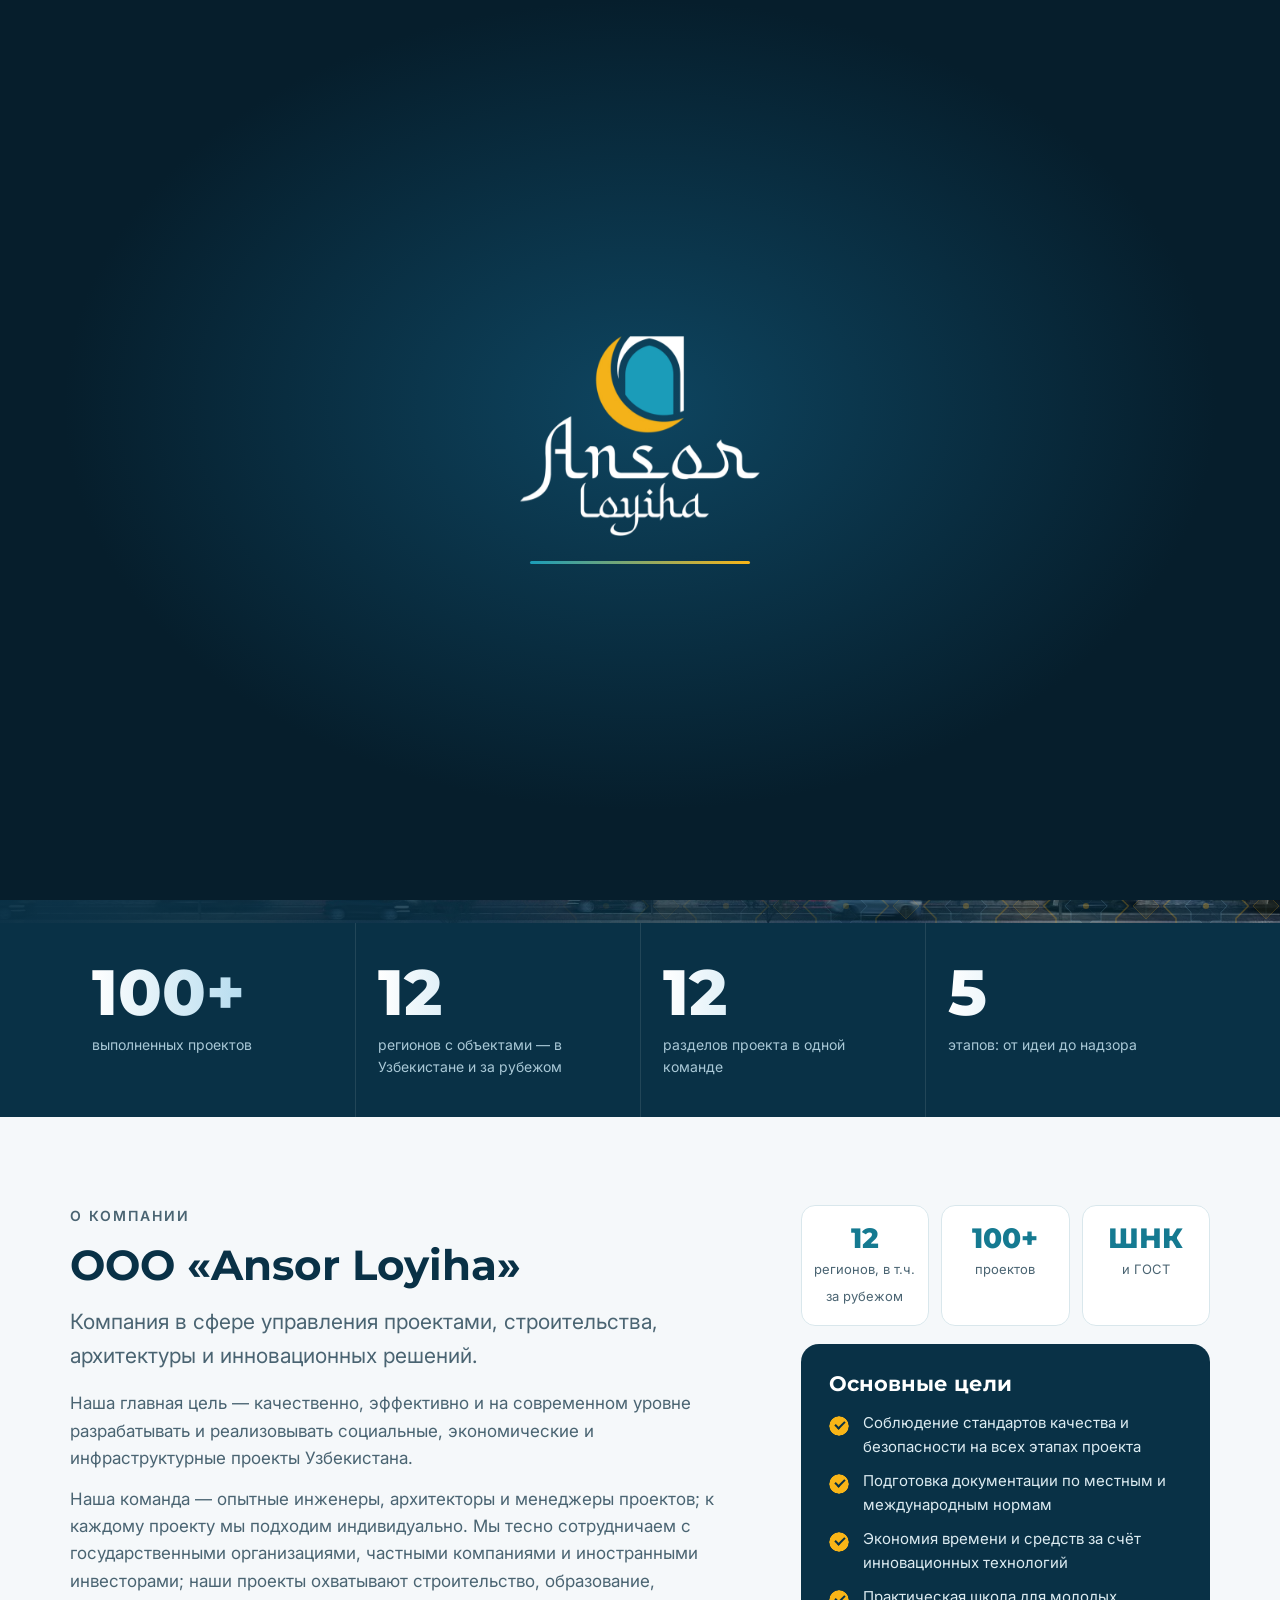
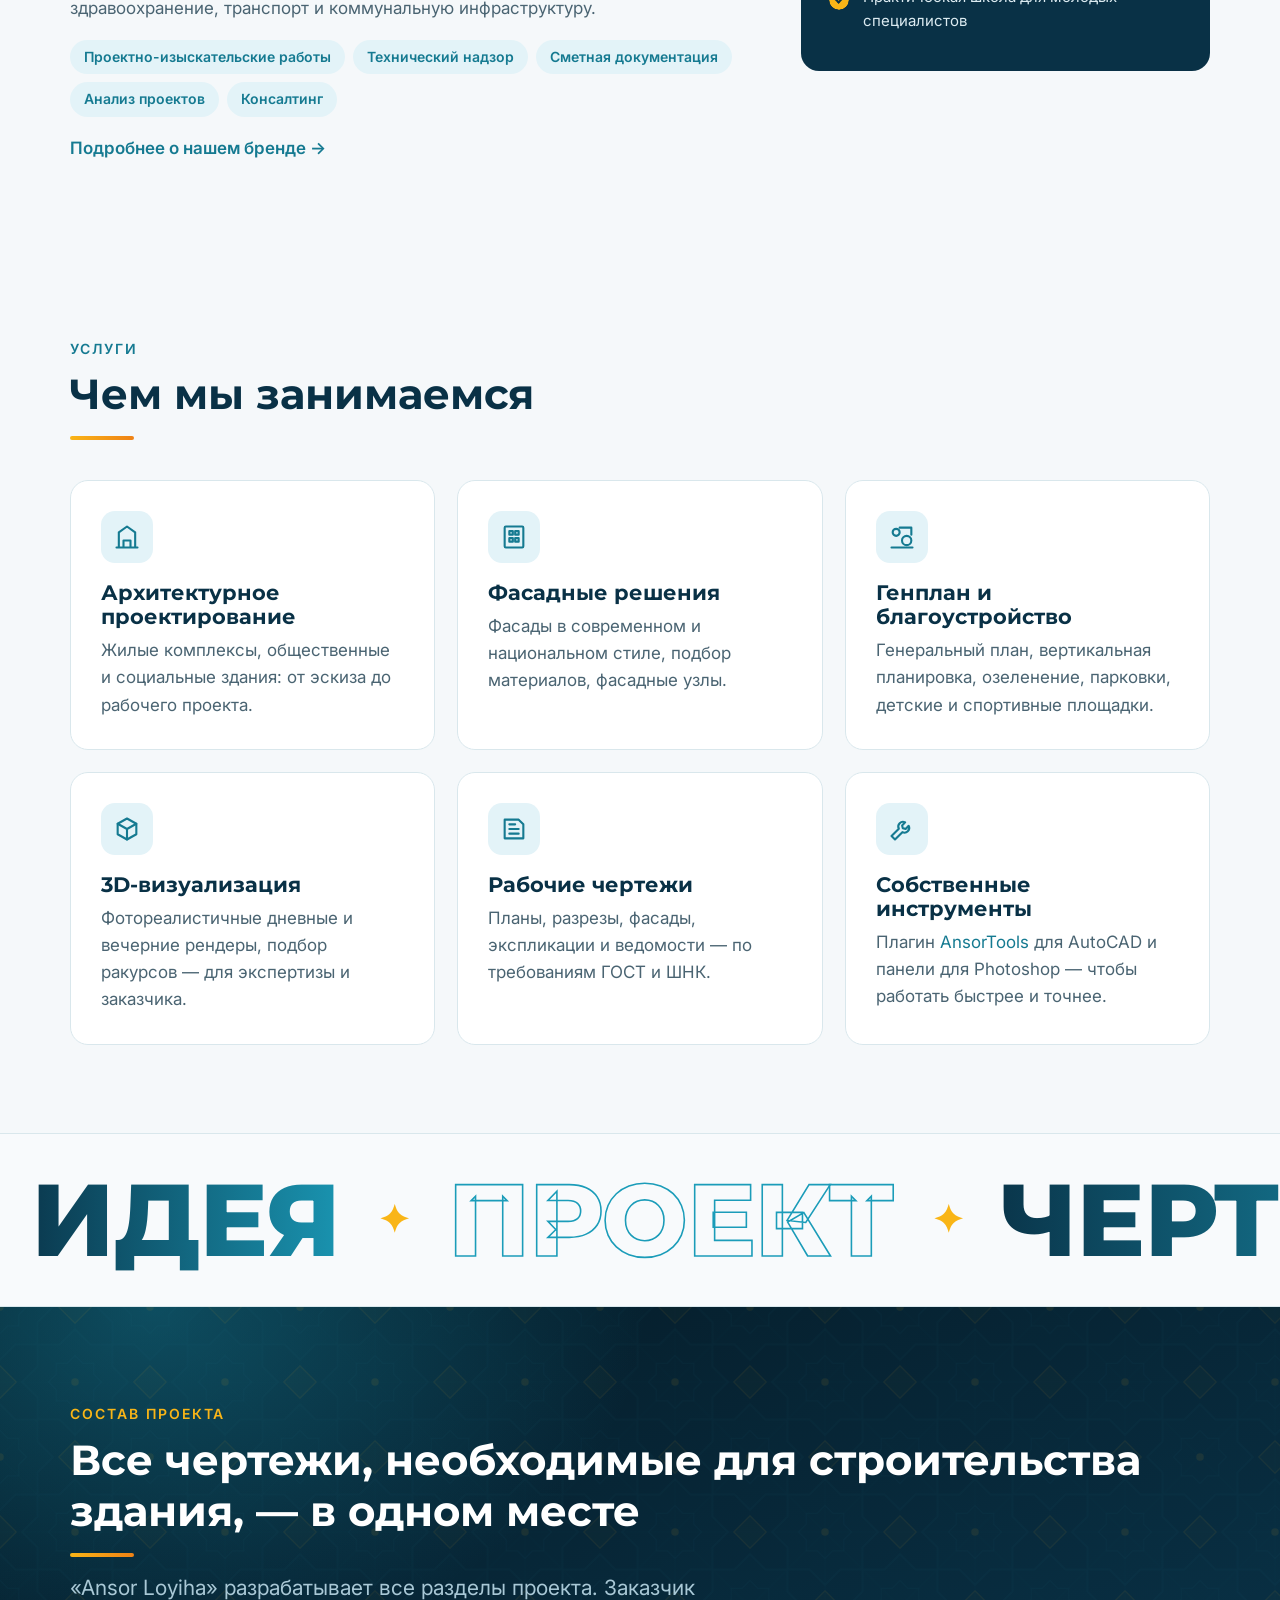
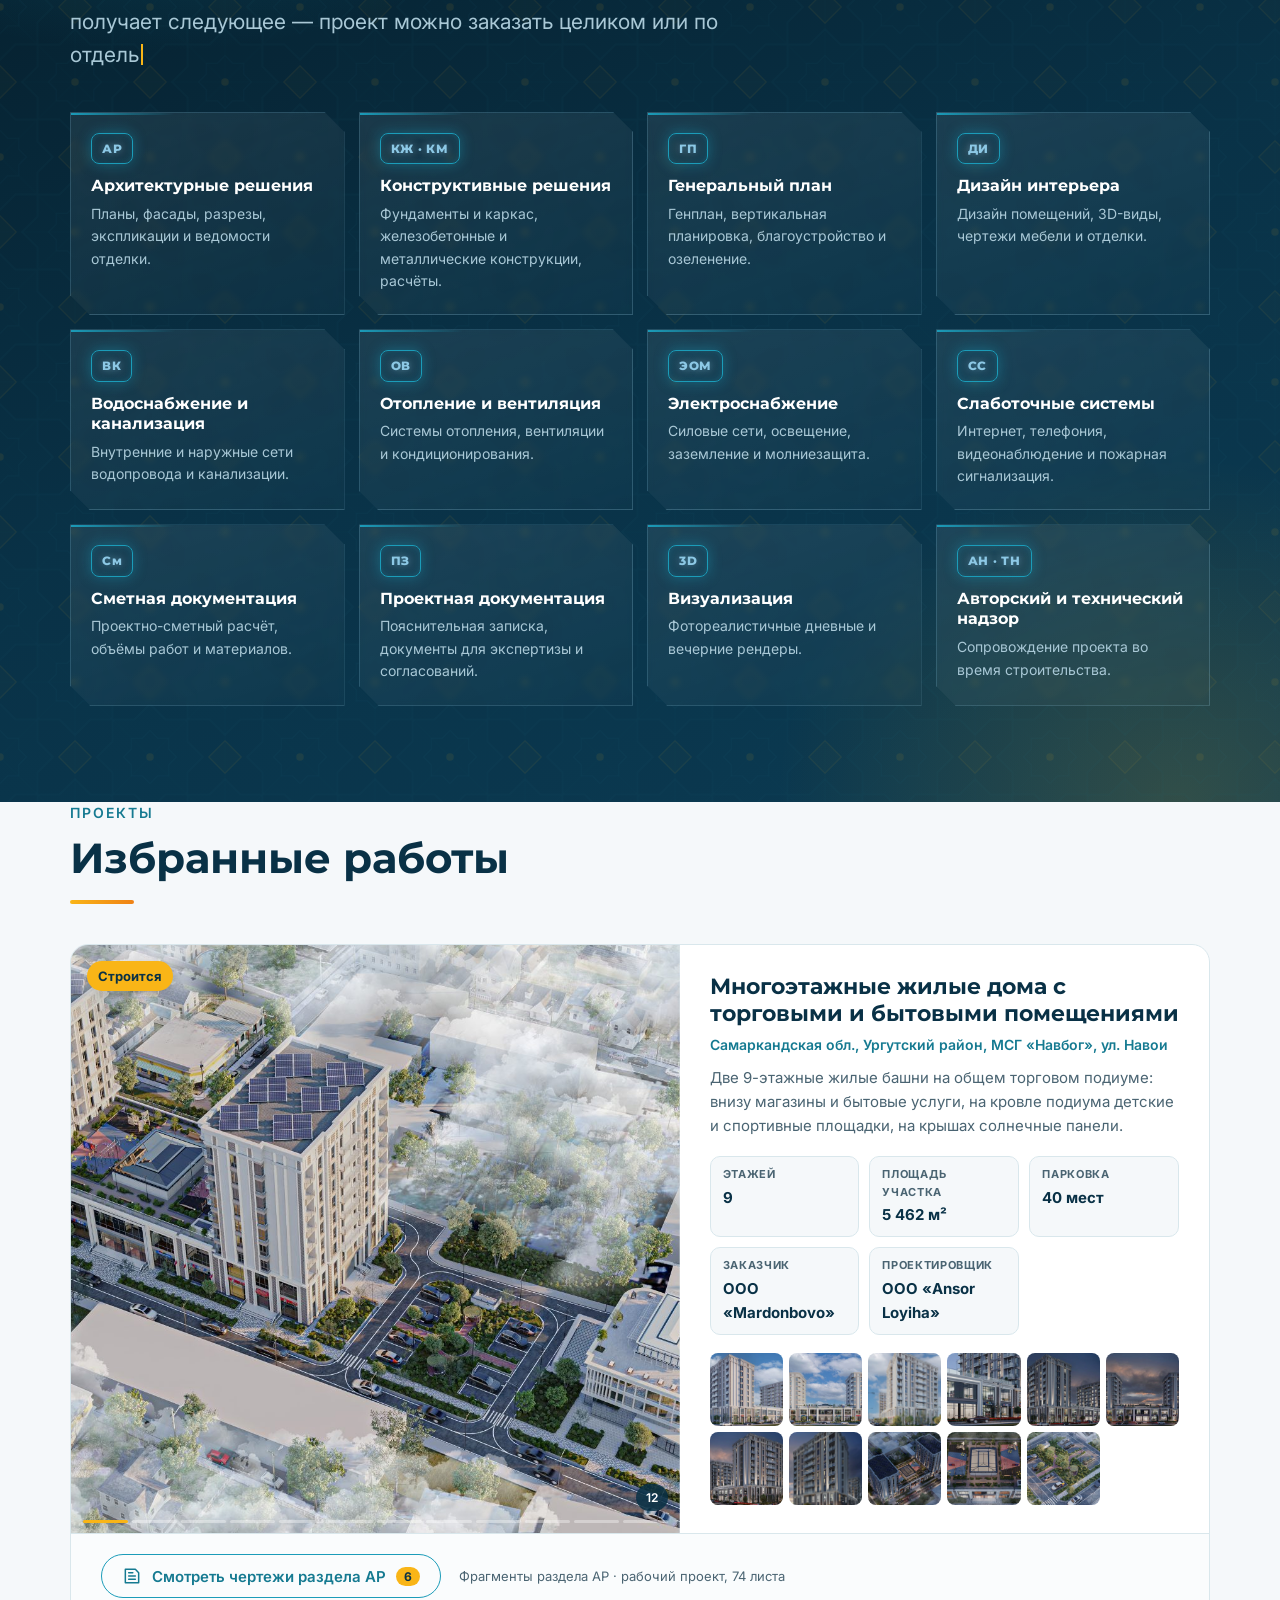
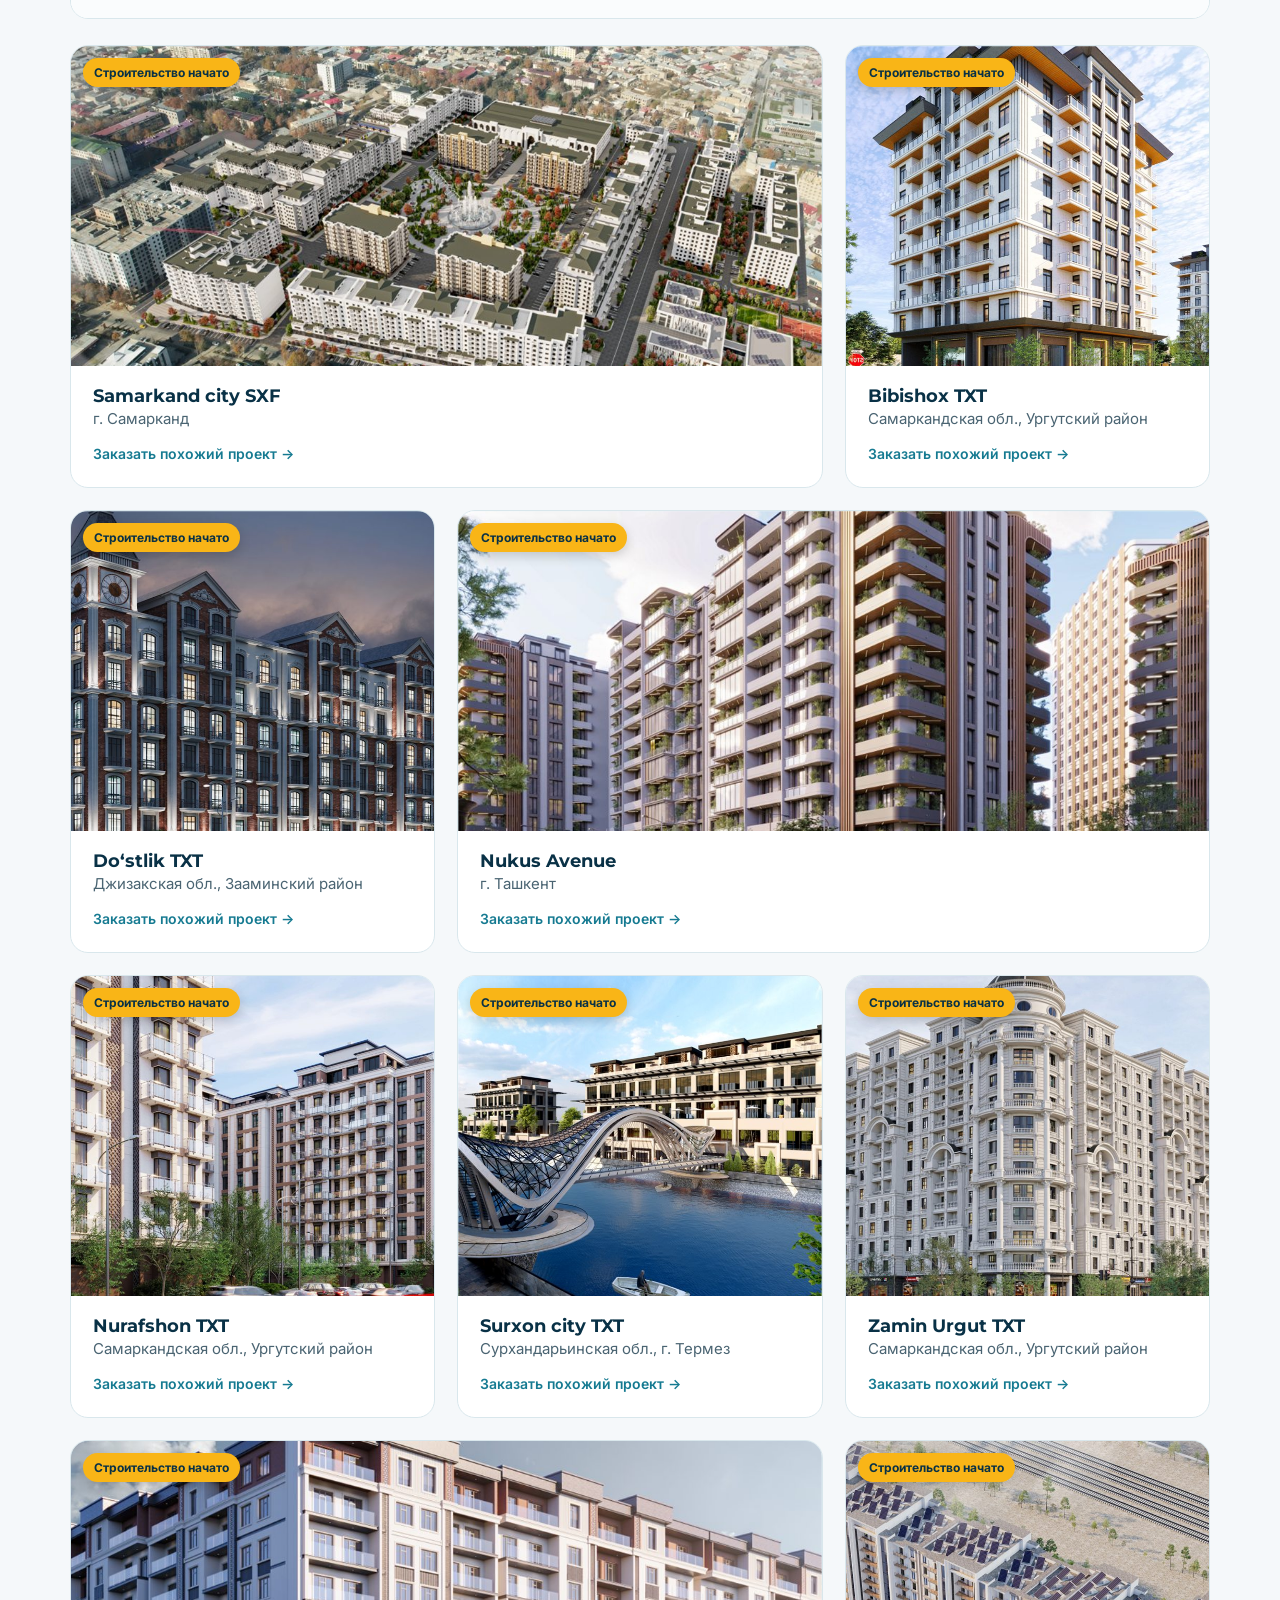
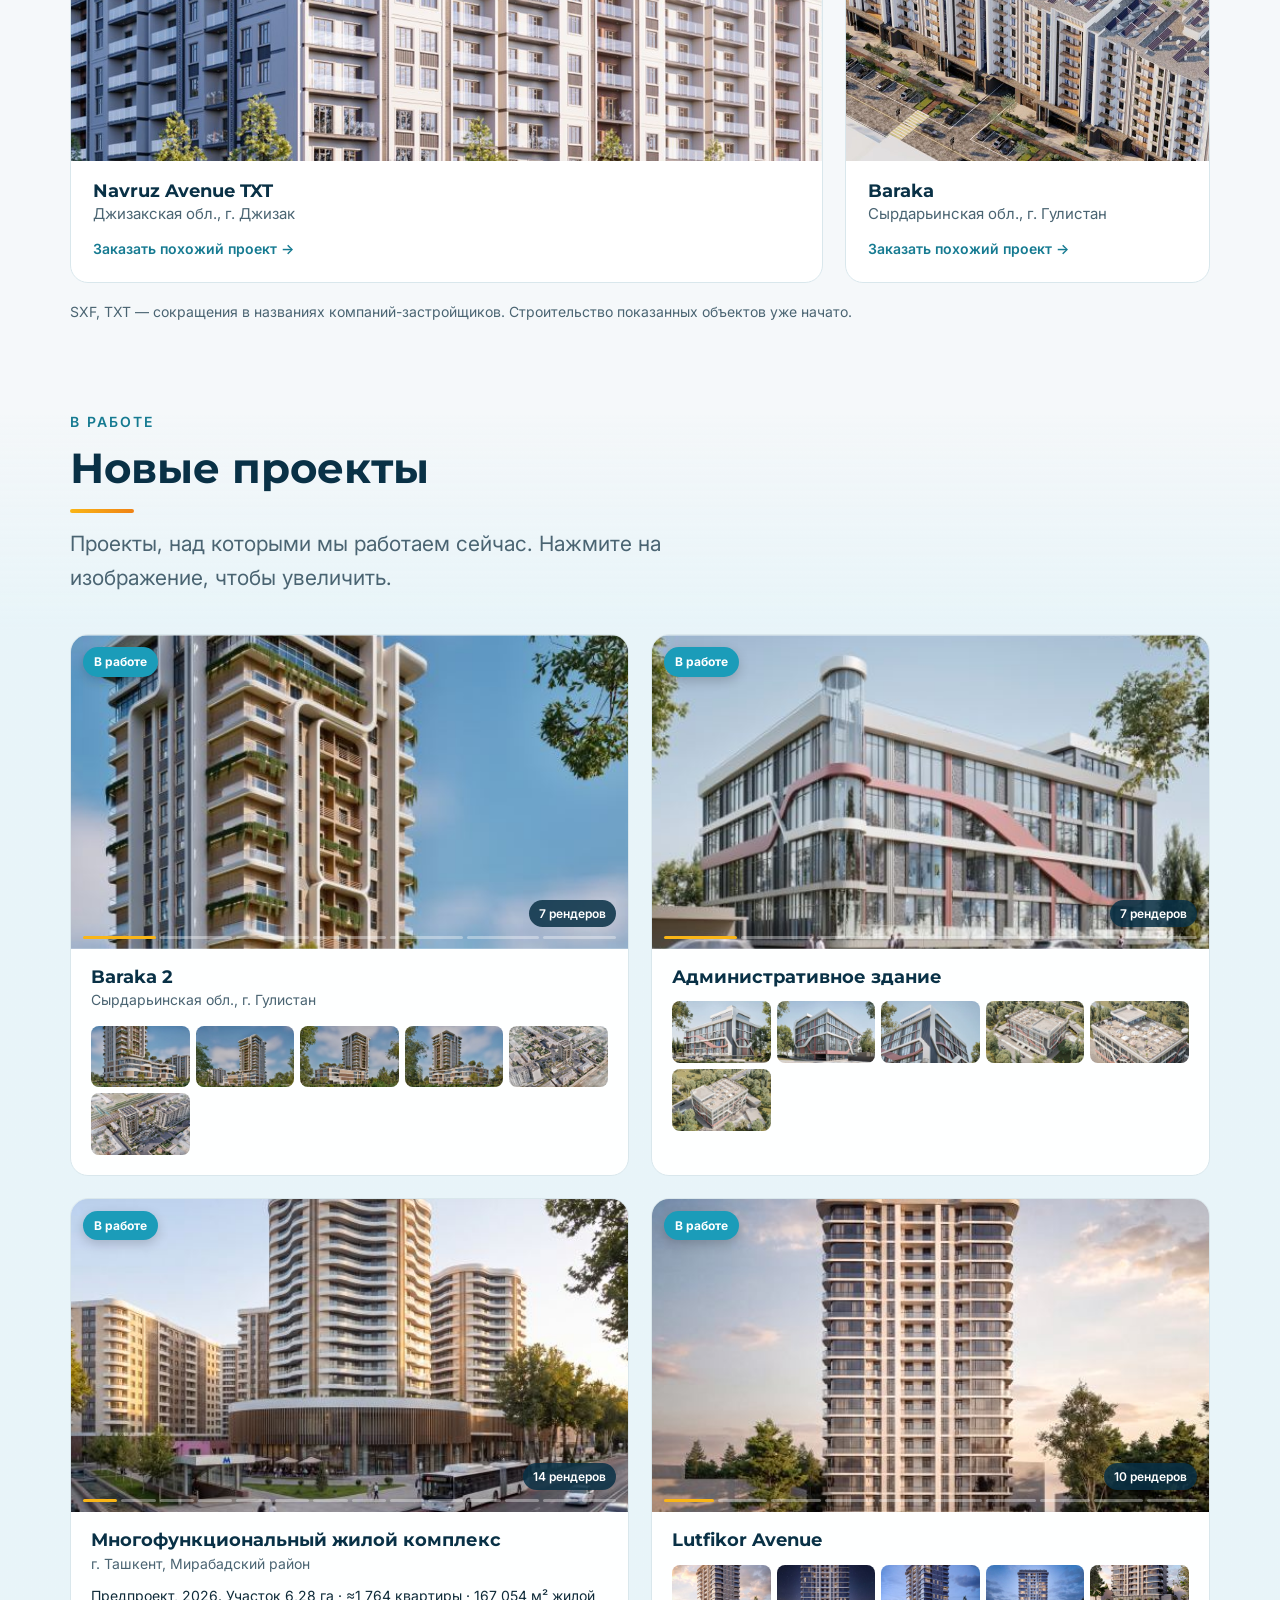
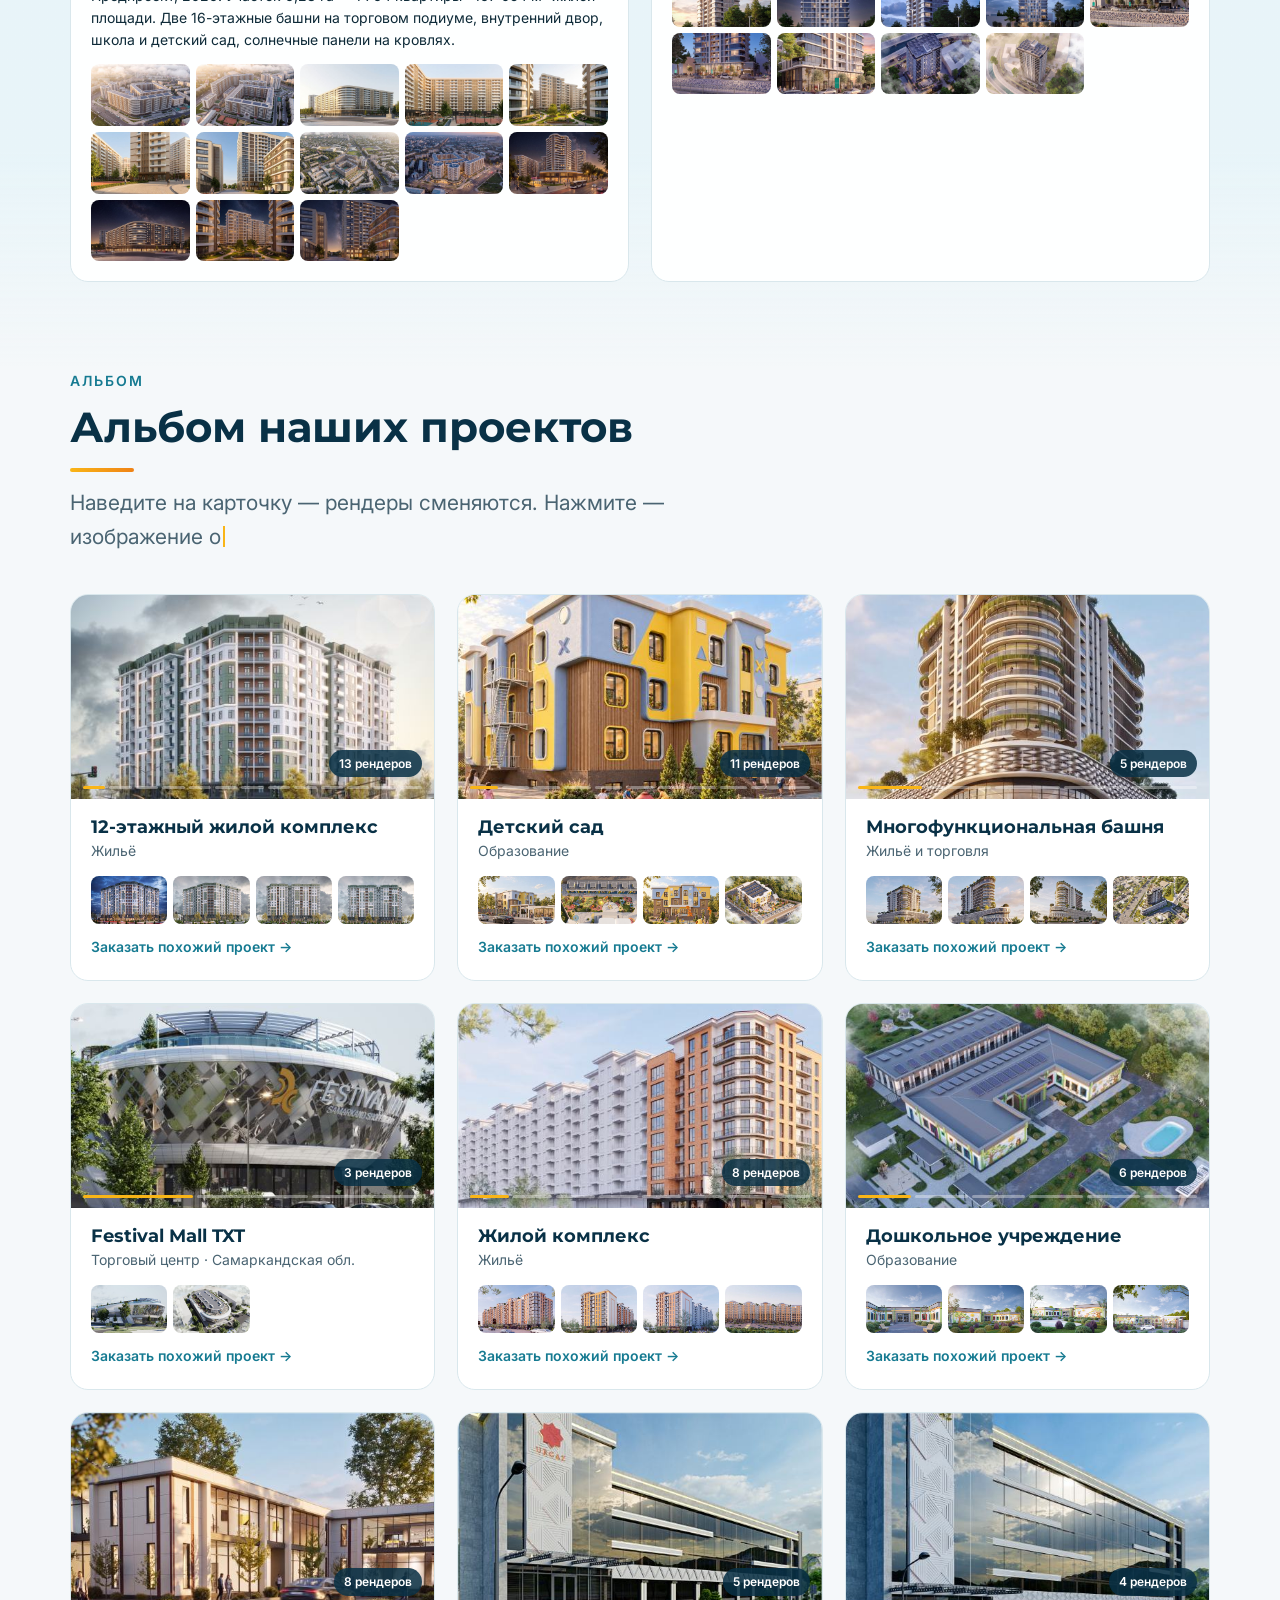
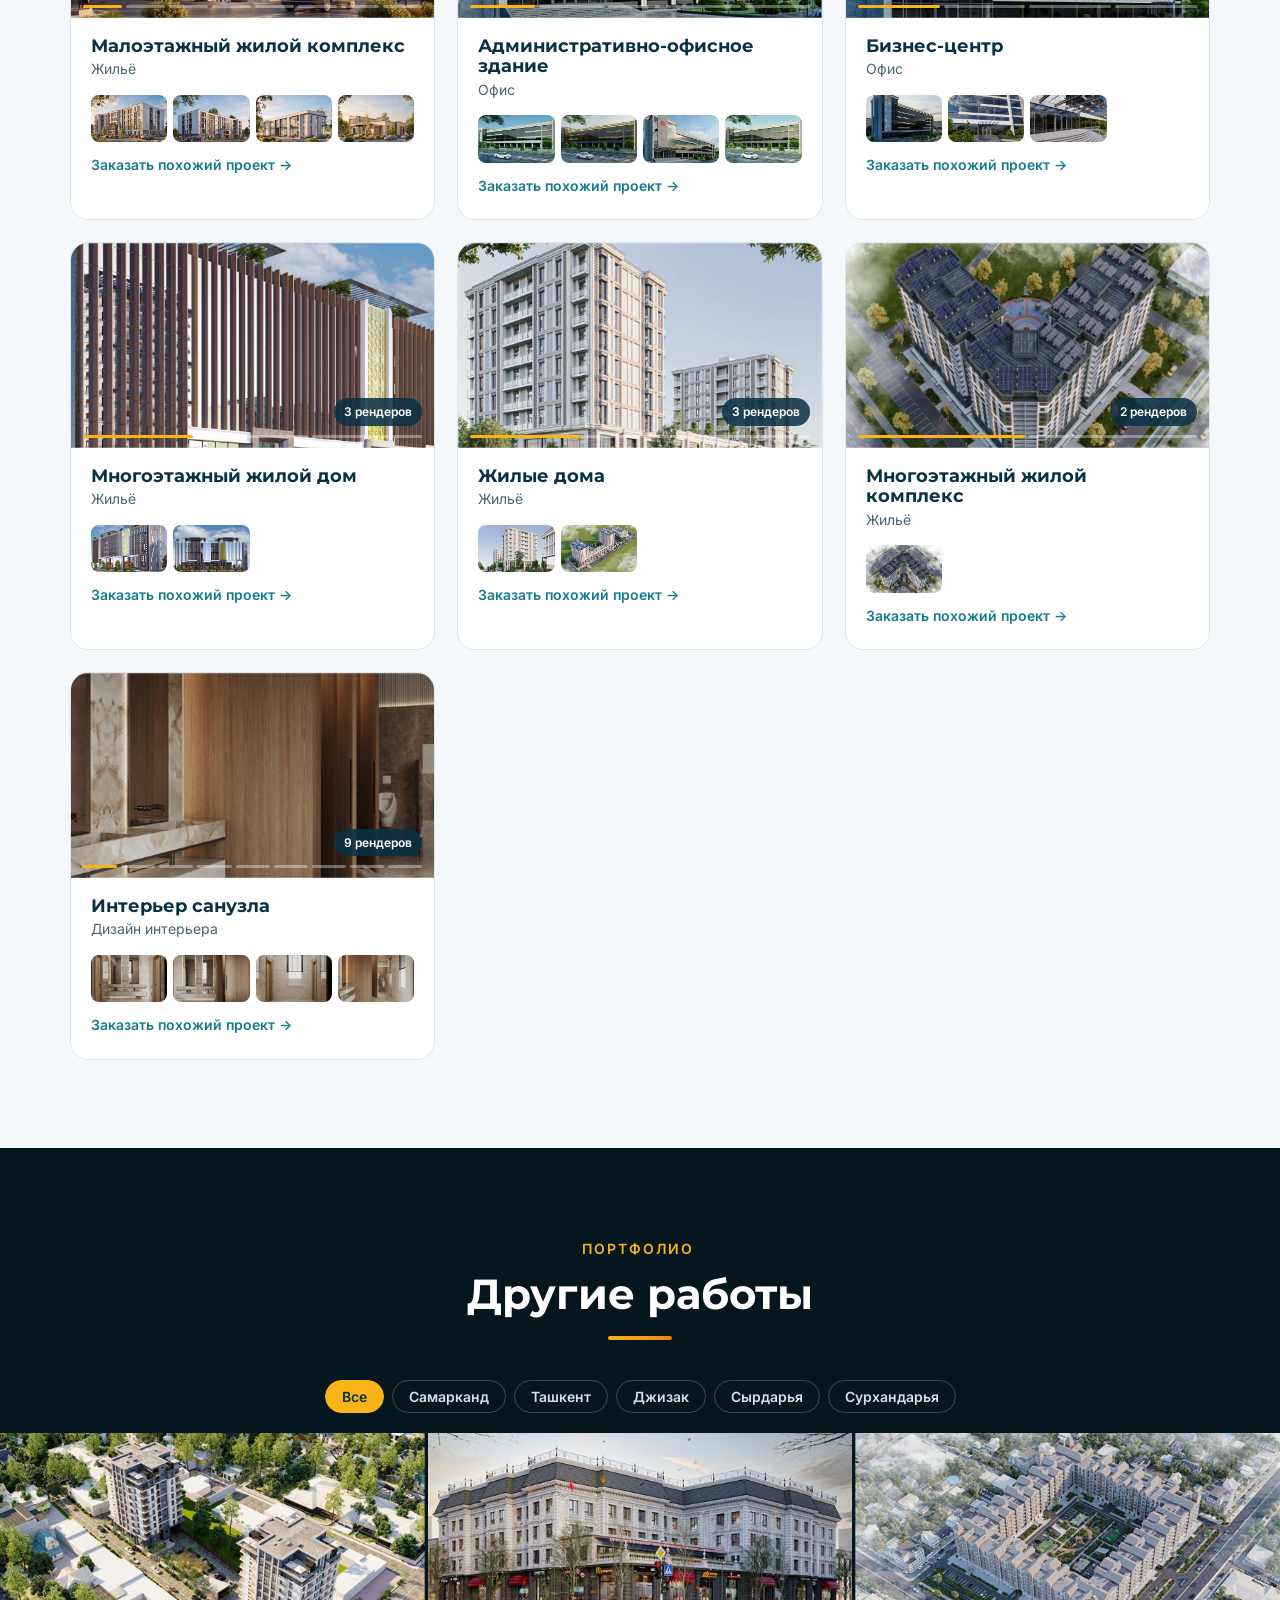
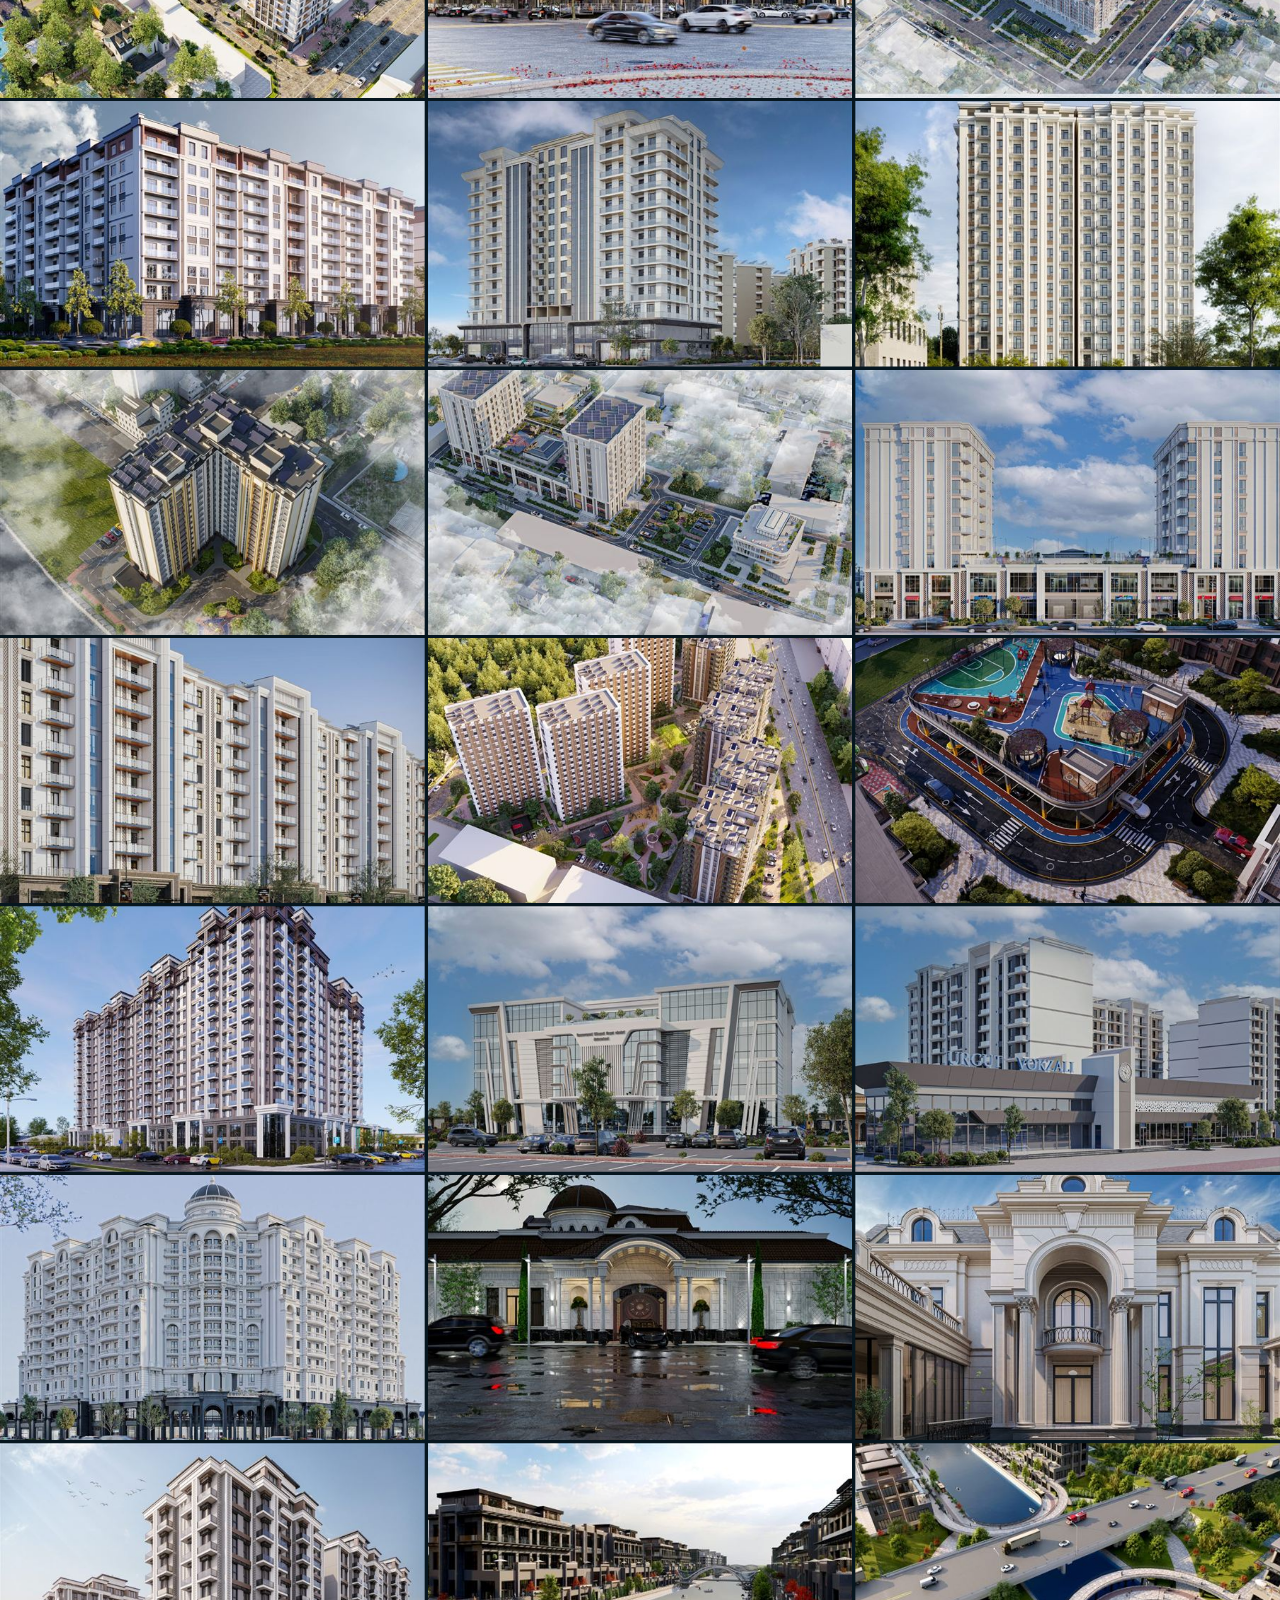
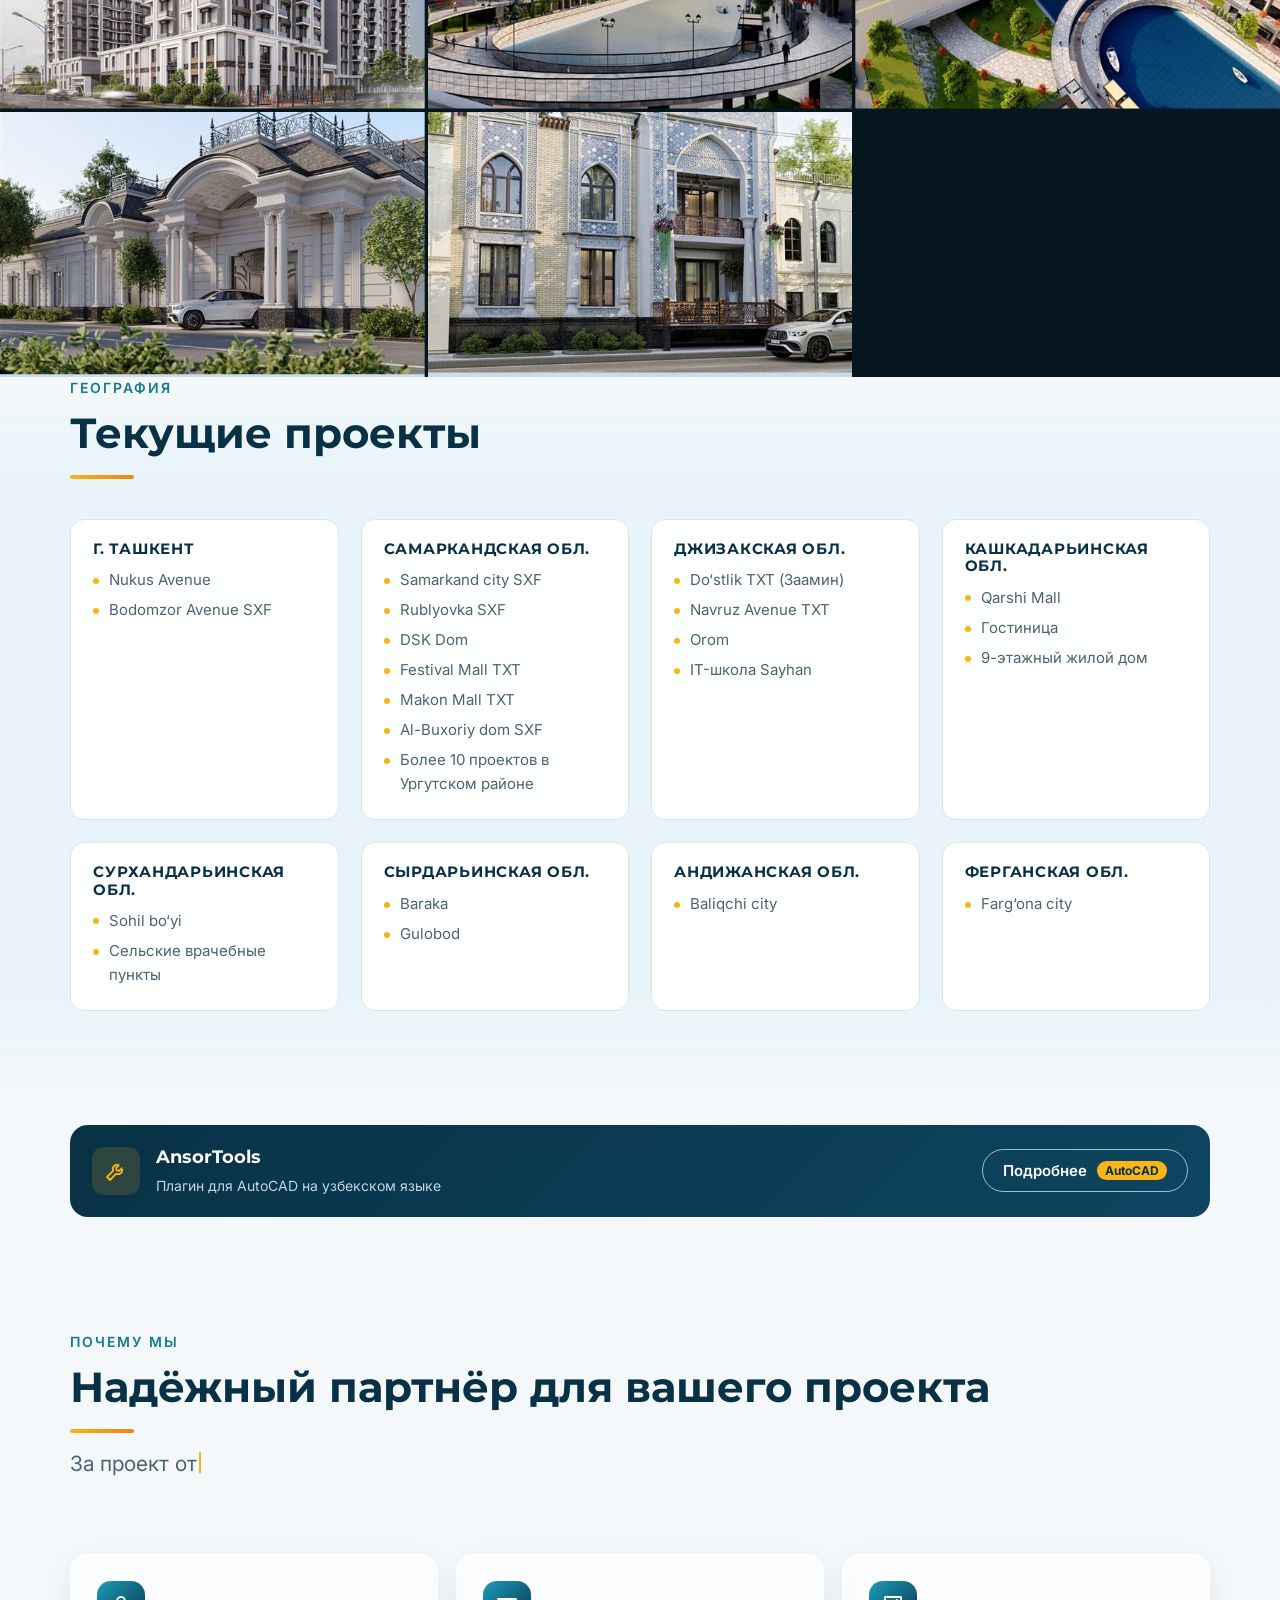
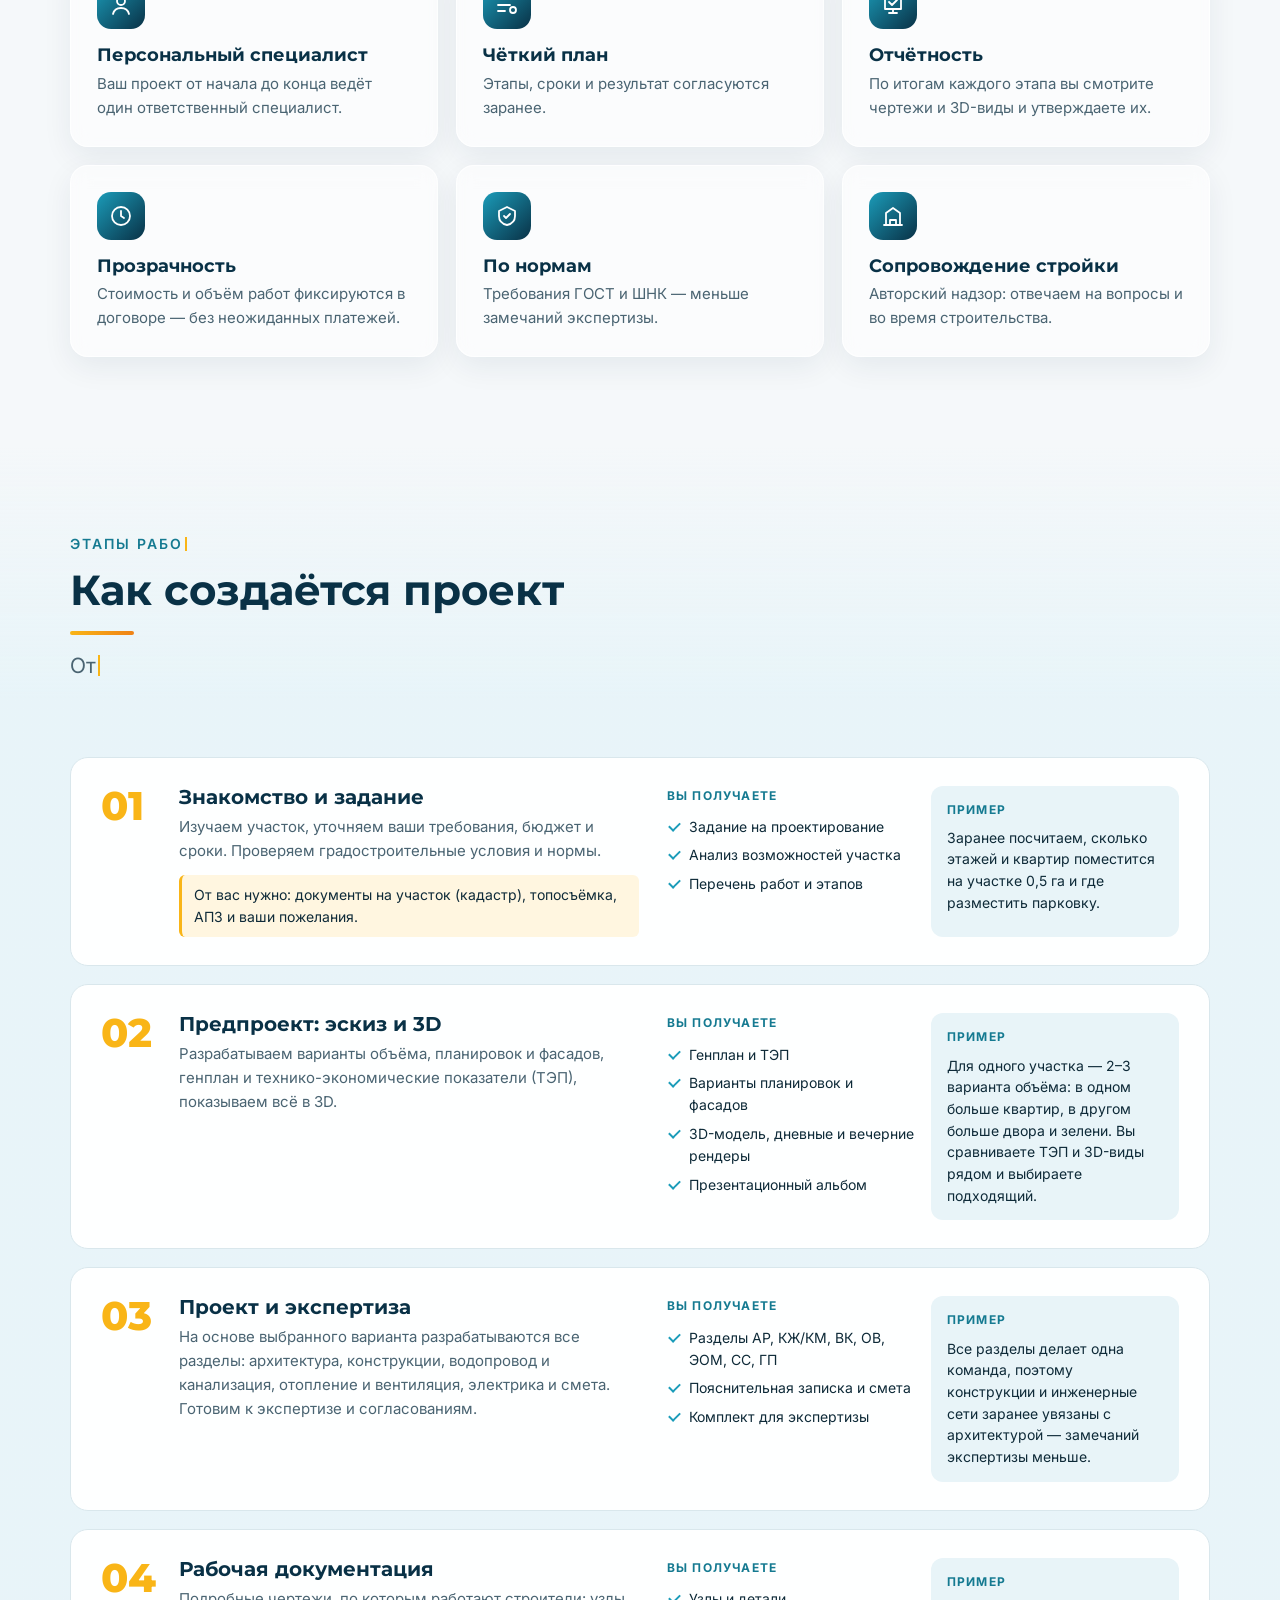
<file: ru/index.html>
<!doctype html>
<html lang="ru">
<head>
<meta charset="utf-8">
<meta name="viewport" content="width=device-width, initial-scale=1">
<title>Ansor Loyiha — архитектурное проектирование и 3D-визуализация</title>
<meta name="description" content="Ansor Loyiha — архитектурное бюро в Узбекистане: жилые и общественные здания, фасады, генплан и благоустройство, 3D-визуализация. По ГОСТ и ШНК.">
<meta name="keywords" content="Ansor Loyiha, архитектурное проектирование, проектное бюро Узбекистан, 3D визуализация, проект фасада, генплан, благоустройство, ШНК, рабочие чертежи">
<link rel="canonical" href="https://saidmubin2105.github.io/ru/">
<link rel="alternate" hreflang="uz" href="https://saidmubin2105.github.io/">
<link rel="alternate" hreflang="ru" href="https://saidmubin2105.github.io/ru/">
<link rel="alternate" hreflang="en" href="https://saidmubin2105.github.io/en/">
<link rel="alternate" hreflang="x-default" href="https://saidmubin2105.github.io/">
<meta name="robots" content="index,follow">
<meta property="og:type" content="website">
<meta property="og:site_name" content="Ansor Loyiha">
<meta property="og:title" content="Ansor Loyiha — архитектурное проектирование и 3D-визуализация">
<meta property="og:description" content="Жилые и общественные здания, фасады, генплан и 3D-визуализация — по нормам ГОСТ и ШНК.">
<meta property="og:url" content="https://saidmubin2105.github.io/ru/">
<meta property="og:image" content="https://saidmubin2105.github.io/assets/img/belgi-512.png">
<meta property="og:locale" content="ru_RU">
<meta name="theme-color" content="#093146">
<link rel="icon" type="image/png" sizes="32x32" href="/assets/img/belgi-32.png">
<link rel="apple-touch-icon" href="/assets/img/belgi-180.png">
<link rel="preconnect" href="https://fonts.googleapis.com"><link rel="preconnect" href="https://fonts.gstatic.com" crossorigin>
<link rel="stylesheet" href="https://fonts.googleapis.com/css2?family=Montserrat:wght@600;700;800&family=Inter:wght@400;500;600&display=swap">
<link rel="stylesheet" href="/assets/style.css">
<script type="application/ld+json">
{
    "@context":  "https://schema.org",
    "@type":  "Organization",
    "name":  "Ansor Loyiha",
    "legalName":  "\"Ansor Loyiha\" MChJ",
    "url":  "https://saidmubin2105.github.io/",
    "logo":  "https://saidmubin2105.github.io/assets/img/belgi-512.png",
    "description":  "Архитектурное проектирование, фасады, генплан и 3D-визуализация",
    "telephone":  [
                      "+998 90 602 37 69",
                      "+998 99 022 04 00"
                  ],
    "email":  "ansorloyiha077@gmail.com",
    "address":  {
                    "@type":  "PostalAddress",
                    "streetAddress":  "Samarqand viloyati, Samarqand shahri, Mingtut 79",
                    "addressLocality":  "Samarqand",
                    "addressCountry":  "UZ"
                },
    "geo":  {
                "@type":  "GeoCoordinates",
                "latitude":  39.657522,
                "longitude":  66.940864
            },
    "hasMap":  "https://www.google.com/maps/search/?api=1\u0026query=39.657522,66.940864",
    "sameAs":  [
                   "https://t.me/ANSOR_LOYIHA_ADMIN",
                   "https://instagram.com/ansor_loyiha"
               ]
}
</script>
<script id="intro-js">try{if(!sessionStorage.getItem('ansorIntro')){document.documentElement.classList.add('has-intro');sessionStorage.setItem('ansorIntro','1')}}catch(e){}</script>
</head>
<body>
<div id="intro" role="button" tabindex="0" aria-label="Войти на сайт"><img src="/assets/img/logo_oq.png" alt="" width="1196" height="996"><i></i></div>
<header class="top">
  <div class="wrap">
    <a class="logo" href="/ru/" aria-label="Ansor Loyiha — главная"><img src="/assets/img/logo_480.png" alt="Ansor Loyiha" width="480" height="164"></a>
    <nav class="nav">
      <a href="#haqida">О компании</a>
      <a href="#xizmatlar">Услуги</a>
      <a href="#loyihalar">Проекты</a>
      <a href="/ru/ansortools.html">AnsorTools</a>
      <a class="btn" href="#aloqa">Связаться</a>
    </nav>
    <div class="lang"><a href="/" hreflang="uz">UZ</a><a href="/ru/" aria-current="true" hreflang="ru">RU</a><a href="/en/" hreflang="en">EN</a></div>
    <button class="menu-btn" aria-label="Меню" onclick="document.querySelector('.nav').classList.toggle('open')">&#9776;</button>
  </div>
</header>

<main>
<section class="hero hero-r">
  <div class="wrap">
    <div>
      <p class="eyebrow">Архитектурное проектное бюро</p>
      <h1><span class="w" style="--i:0">От</span> <span class="w" style="--i:1">идеи</span> <span class="w" style="--i:2">до</span> <span class="w" style="--i:3">рабочих</span> <span class="w" style="--i:4">чертежей</span> <span class="w" style="--i:5">—</span> <span class="w g" style="--i:6">одной</span> <span class="w g" style="--i:7">командой</span></h1>
      <p class="lead">Ansor Loyiha разрабатывает полный проект жилых и общественных зданий: архитектура, конструкции, водоснабжение и канализация, отопление и вентиляция, электрика, дизайн интерьера и сметы. Чертежи — по ГОСТ и ШНК Узбекистана.</p>
      <div class="cta">
        <a class="btn gold" href="#aloqa" data-ariza>Заказать проект</a>
        <a class="btn ghost" href="#xizmatlar">Услуги</a>
      </div>
    </div>
    <img class="mark" src="/assets/img/logo_oq.png" alt="Знак Ansor Loyiha — полумесяц и арка" width="1196" height="996">
  </div>
</section>

<section id="raqam">
  <div class="wrap"><div class="rq"><div class="rq-i"><b data-to="100+">100+</b><span>выполненных проектов</span></div><div class="rq-i"><b data-to="12">12</b><span>регионов с объектами — в Узбекистане и за рубежом</span></div><div class="rq-i"><b data-to="12">12</b><span>разделов проекта в одной команде</span></div><div class="rq-i"><b data-to="5">5</b><span>этапов: от идеи до надзора</span></div></div></div>
</section>

<section id="haqida">
  <div class="wrap about">
    <div>
      <p class="eyebrow">О компании</p>
      <h2>ООО «Ansor Loyiha»</h2>
      <p class="lead" style="margin:16px 0 18px">Компания в сфере управления проектами, строительства, архитектуры и инновационных решений.</p>
      <p>Наша главная цель — качественно, эффективно и на современном уровне разрабатывать и реализовывать социальные, экономические и инфраструктурные проекты Узбекистана.</p>
      <p>Наша команда — опытные инженеры, архитекторы и менеджеры проектов; к каждому проекту мы подходим индивидуально. Мы тесно сотрудничаем с государственными организациями, частными компаниями и иностранными инвесторами; наши проекты охватывают строительство, образование, здравоохранение, транспорт и коммунальную инфраструктуру.</p>
      <div class="chips"><span>Проектно-изыскательские работы</span><span>Технический надзор</span><span>Сметная документация</span><span>Анализ проектов</span><span>Консалтинг</span></div>
      <a class="br-more" href="/ru/brend.html">Подробнее о нашем бренде &rarr;</a>
    </div>
    <div>
      <div class="stats">
        <div><b>12</b><span>регионов, в т.ч. за рубежом</span></div>
        <div><b>100+</b><span>проектов</span></div>
        <div><b>ШНК</b><span>и ГОСТ</span></div>
      </div>
      <div class="aside">
        <h3>Основные цели</h3>
        <ul class="ticks">
          <li>Соблюдение стандартов качества и безопасности на всех этапах проекта</li>
          <li>Подготовка документации по местным и международным нормам</li>
          <li>Экономия времени и средств за счёт инновационных технологий</li>
          <li>Практическая школа для молодых специалистов</li>
        </ul>
      </div>
    </div>
  </div>
</section>

<section id="xizmatlar">
  <div class="wrap">
    <div class="sec-head">
      <p class="eyebrow">Услуги</p>
      <h2>Чем мы занимаемся</h2>
    </div>
    <p class="swipe-hint">Листайте</p>
    <div class="grid g3">
      <article class="card">
        <div class="ico"><svg viewBox="0 0 24 24"><path d="M3 21h18M5 21V8l7-5 7 5v13M9 21v-6h6v6"/></svg></div>
        <h3>Архитектурное проектирование</h3>
        <p>Жилые комплексы, общественные и социальные здания: от эскиза до рабочего проекта.</p>
      </article>
      <article class="card">
        <div class="ico"><svg viewBox="0 0 24 24"><rect x="4" y="3" width="16" height="18" rx="1"/><path d="M8 7h3v3H8zM13 7h3v3h-3zM8 13h3v3H8zM13 13h3v3h-3z"/></svg></div>
        <h3>Фасадные решения</h3>
        <p>Фасады в современном и национальном стиле, подбор материалов, фасадные узлы.</p>
      </article>
      <article class="card">
        <div class="ico"><svg viewBox="0 0 24 24"><circle cx="7" cy="8" r="3"/><circle cx="16" cy="15" r="4"/><path d="M3 21h18M10 4h10v6"/></svg></div>
        <h3>Генплан и благоустройство</h3>
        <p>Генеральный план, вертикальная планировка, озеленение, парковки, детские и спортивные площадки.</p>
      </article>
      <article class="card">
        <div class="ico"><svg viewBox="0 0 24 24"><path d="M12 3l8 4.5v9L12 21l-8-4.5v-9z"/><path d="M12 12l8-4.5M12 12v9M12 12L4 7.5"/></svg></div>
        <h3>3D-визуализация</h3>
        <p>Фотореалистичные дневные и вечерние рендеры, подбор ракурсов — для экспертизы и заказчика.</p>
      </article>
      <article class="card">
        <div class="ico"><svg viewBox="0 0 24 24"><path d="M4 4h12l4 4v12H4z"/><path d="M8 12h8M8 16h8M8 8h5"/></svg></div>
        <h3>Рабочие чертежи</h3>
        <p>Планы, разрезы, фасады, экспликации и ведомости — по требованиям ГОСТ и ШНК.</p>
      </article>
      <article class="card">
        <div class="ico"><svg viewBox="0 0 24 24"><path d="M14.7 6.3a4 4 0 0 0-5.4 5.4L3 18l3 3 6.3-6.3a4 4 0 0 0 5.4-5.4l-2.6 2.6-2.4-.6-.6-2.4z"/></svg></div>
        <h3>Собственные инструменты</h3>
        <p>Плагин <a href="/ru/ansortools.html">AnsorTools</a> для AutoCAD и панели для Photoshop — чтобы работать быстрее и точнее.</p>
      </article>
    </div>
  </div>
</section>

<div class="mega" aria-hidden="true"><div class="mega-t"><span class="f">ИДЕЯ</span><span class="d">✦</span><span class="o">ПРОЕКТ</span><span class="d">✦</span><span class="f">ЧЕРТЕЖИ</span><span class="d">✦</span><span class="o">НАДЗОР</span><span class="d">✦</span><span class="f">ИДЕЯ</span><span class="d">✦</span><span class="o">ПРОЕКТ</span><span class="d">✦</span><span class="f">ЧЕРТЕЖИ</span><span class="d">✦</span><span class="o">НАДЗОР</span><span class="d">✦</span></div></div>
<section id="tarkib" style="padding-top:0">
  <div class="wrap">
    <div class="sec-head">
      <p class="eyebrow">Состав проекта</p>
      <h2>Все чертежи, необходимые для строительства здания, — в одном месте</h2>
      <p class="lead" style="margin-top:14px">«Ansor Loyiha» разрабатывает все разделы проекта. Заказчик получает следующее — проект можно заказать целиком или по отдельным разделам.</p>
    </div>
    <div class="tk-grid">
      <div class="tk"><em>АР</em><h3>Архитектурные решения</h3><p>Планы, фасады, разрезы, экспликации и ведомости отделки.</p></div>
      <div class="tk"><em>КЖ · КМ</em><h3>Конструктивные решения</h3><p>Фундаменты и каркас, железобетонные и металлические конструкции, расчёты.</p></div>
      <div class="tk"><em>ГП</em><h3>Генеральный план</h3><p>Генплан, вертикальная планировка, благоустройство и озеленение.</p></div>
      <div class="tk"><em>ДИ</em><h3>Дизайн интерьера</h3><p>Дизайн помещений, 3D-виды, чертежи мебели и отделки.</p></div>
      <div class="tk"><em>ВК</em><h3>Водоснабжение и канализация</h3><p>Внутренние и наружные сети водопровода и канализации.</p></div>
      <div class="tk"><em>ОВ</em><h3>Отопление и вентиляция</h3><p>Системы отопления, вентиляции и кондиционирования.</p></div>
      <div class="tk"><em>ЭОМ</em><h3>Электроснабжение</h3><p>Силовые сети, освещение, заземление и молниезащита.</p></div>
      <div class="tk"><em>СС</em><h3>Слаботочные системы</h3><p>Интернет, телефония, видеонаблюдение и пожарная сигнализация.</p></div>
      <div class="tk"><em>См</em><h3>Сметная документация</h3><p>Проектно-сметный расчёт, объёмы работ и материалов.</p></div>
      <div class="tk"><em>ПЗ</em><h3>Проектная документация</h3><p>Пояснительная записка, документы для экспертизы и согласований.</p></div>
      <div class="tk"><em>3D</em><h3>Визуализация</h3><p>Фотореалистичные дневные и вечерние рендеры.</p></div>
      <div class="tk"><em>АН · ТН</em><h3>Авторский и технический надзор</h3><p>Сопровождение проекта во время строительства.</p></div>
    </div>
  </div>
</section>

<section id="loyihalar" style="padding-top:0">
  <div class="wrap">
    <div class="sec-head">
      <p class="eyebrow">Проекты</p>
      <h2>Избранные работы</h2>
    </div>
    <!--feat--><article class="feat">
      <a class="feat-cover" href="/assets/loyihalar/qurilish/m01.jpg" data-lb><img src="/assets/loyihalar/qurilish/m01.jpg" alt="Многоэтажные жилые дома с торговыми и бытовыми помещениями — Ansor Loyiha" width="1600" height="1000" loading="lazy"><span class="pbadge">Строится</span><span class="np-n">12</span></a>
      <div class="feat-tx">
        <h3>Многоэтажные жилые дома с торговыми и бытовыми помещениями</h3>
        <p class="feat-pl">Самаркандская обл., Ургутский район, МСГ «Навбог», ул. Навои</p>
        <p class="feat-d">Две 9-этажные жилые башни на общем торговом подиуме: внизу магазины и бытовые услуги, на кровле подиума детские и спортивные площадки, на крышах солнечные панели.</p>
        <dl class="feat-f"><div><dt>Этажей</dt><dd>9</dd></div><div><dt>Площадь участка</dt><dd>5 462 м²</dd></div><div><dt>Парковка</dt><dd>40 мест</dd></div><div><dt>Заказчик</dt><dd>ООО «Mardonbovo»</dd></div><div><dt>Проектировщик</dt><dd>ООО «Ansor Loyiha»</dd></div></dl>
        <div class="feat-th"><a href="/assets/loyihalar/qurilish/m02.jpg" data-lb><img src="/assets/loyihalar/qurilish/tm02.jpg" alt="Многоэтажные жилые дома с торговыми и бытовыми помещениями — Ansor Loyiha" width="600" height="400" loading="lazy"></a><a href="/assets/loyihalar/qurilish/m03.jpg" data-lb><img src="/assets/loyihalar/qurilish/tm03.jpg" alt="Многоэтажные жилые дома с торговыми и бытовыми помещениями — Ansor Loyiha" width="600" height="400" loading="lazy"></a><a href="/assets/loyihalar/qurilish/m04.jpg" data-lb><img src="/assets/loyihalar/qurilish/tm04.jpg" alt="Многоэтажные жилые дома с торговыми и бытовыми помещениями — Ansor Loyiha" width="600" height="400" loading="lazy"></a><a href="/assets/loyihalar/qurilish/m05.jpg" data-lb><img src="/assets/loyihalar/qurilish/tm05.jpg" alt="Многоэтажные жилые дома с торговыми и бытовыми помещениями — Ansor Loyiha" width="600" height="400" loading="lazy"></a><a href="/assets/loyihalar/qurilish/m06.jpg" data-lb><img src="/assets/loyihalar/qurilish/tm06.jpg" alt="Многоэтажные жилые дома с торговыми и бытовыми помещениями — Ansor Loyiha" width="600" height="400" loading="lazy"></a><a href="/assets/loyihalar/qurilish/m07.jpg" data-lb><img src="/assets/loyihalar/qurilish/tm07.jpg" alt="Многоэтажные жилые дома с торговыми и бытовыми помещениями — Ansor Loyiha" width="600" height="400" loading="lazy"></a><a href="/assets/loyihalar/qurilish/m08.jpg" data-lb><img src="/assets/loyihalar/qurilish/tm08.jpg" alt="Многоэтажные жилые дома с торговыми и бытовыми помещениями — Ansor Loyiha" width="600" height="400" loading="lazy"></a><a href="/assets/loyihalar/qurilish/m09.jpg" data-lb><img src="/assets/loyihalar/qurilish/tm09.jpg" alt="Многоэтажные жилые дома с торговыми и бытовыми помещениями — Ansor Loyiha" width="600" height="400" loading="lazy"></a><a href="/assets/loyihalar/qurilish/m10.jpg" data-lb><img src="/assets/loyihalar/qurilish/tm10.jpg" alt="Многоэтажные жилые дома с торговыми и бытовыми помещениями — Ansor Loyiha" width="600" height="400" loading="lazy"></a><a href="/assets/loyihalar/qurilish/m11.jpg" data-lb><img src="/assets/loyihalar/qurilish/tm11.jpg" alt="Многоэтажные жилые дома с торговыми и бытовыми помещениями — Ansor Loyiha" width="600" height="400" loading="lazy"></a><a href="/assets/loyihalar/qurilish/m12.jpg" data-lb><img src="/assets/loyihalar/qurilish/tm12.jpg" alt="Многоэтажные жилые дома с торговыми и бытовыми помещениями — Ansor Loyiha" width="600" height="400" loading="lazy"></a></div>
      </div>
      <div class="feat-ar"><button type="button" class="ar-open"><svg viewBox="0 0 24 24" aria-hidden="true"><path d="M4 4h12l4 4v12H4z"/><path d="M8 12h8M8 16h8M8 8h5"/></svg>Смотреть чертежи раздела АР <em>6</em></button><small>Фрагменты раздела АР · рабочий проект, 74 листа</small>
        <div class="ar-modal" hidden role="dialog" aria-modal="true" aria-label="Фрагменты раздела АР · рабочий проект, 74 листа"><div class="ar-box"><button type="button" class="ar-x" aria-label="Закрыть">&times;</button><h4>Фрагменты раздела АР · рабочий проект, 74 листа</h4><div class="feat-ar-g"><a href="/assets/loyihalar/qurilish/ar01.jpg" data-lb><img src="/assets/loyihalar/qurilish/tar01.jpg" alt="Общий вид 3D — Многоэтажные жилые дома с торговыми и бытовыми помещениями" width="520" height="370" loading="lazy"><span>Общий вид 3D</span></a><a href="/assets/loyihalar/qurilish/ar02.jpg" data-lb><img src="/assets/loyihalar/qurilish/tar02.jpg" alt="3D-вид со стороны двора — Многоэтажные жилые дома с торговыми и бытовыми помещениями" width="520" height="370" loading="lazy"><span>3D-вид со стороны двора</span></a><a href="/assets/loyihalar/qurilish/ar03.jpg" data-lb><img src="/assets/loyihalar/qurilish/tar03.jpg" alt="Главный фасад — Многоэтажные жилые дома с торговыми и бытовыми помещениями" width="520" height="370" loading="lazy"><span>Главный фасад</span></a><a href="/assets/loyihalar/qurilish/ar04.jpg" data-lb><img src="/assets/loyihalar/qurilish/tar04.jpg" alt="Боковой фасад — Многоэтажные жилые дома с торговыми и бытовыми помещениями" width="520" height="370" loading="lazy"><span>Боковой фасад</span></a><a href="/assets/loyihalar/qurilish/ar05.jpg" data-lb><img src="/assets/loyihalar/qurilish/tar05.jpg" alt="Разрез 2-2 — Многоэтажные жилые дома с торговыми и бытовыми помещениями" width="520" height="370" loading="lazy"><span>Разрез 2-2</span></a><a href="/assets/loyihalar/qurilish/ar06.jpg" data-lb><img src="/assets/loyihalar/qurilish/tar06.jpg" alt="План квартир, 4–6 этажи — Многоэтажные жилые дома с торговыми и бытовыми помещениями" width="520" height="370" loading="lazy"><span>План квартир, 4–6 этажи</span></a></div></div></div>
      </div>
    </article><!--/feat-->
    <p class="swipe-hint">Листайте</p>
    <div class="grid g3">
      <article class="proj"><div class="ph"><span class="pbadge">Строительство начато</span><img src="/assets/loyihalar/samarkand-city.jpg" alt="Samarkand city SXF — проект Ansor Loyiha" width="1200" height="703" loading="lazy"></div><div class="tx"><h3>Samarkand city SXF</h3><p>г. Самарканд</p><a class="pcta" data-ariza data-loyiha="Samarkand city SXF" href="https://t.me/ANSOR_LOYIHA_ADMIN" target="_blank" rel="noopener">Заказать похожий проект &rarr;</a></div></article>
      <article class="proj"><div class="ph"><span class="pbadge">Строительство начато</span><img src="/assets/loyihalar/bibishox.jpg" alt="Bibishox TXT — проект Ansor Loyiha" width="1200" height="703" loading="lazy"></div><div class="tx"><h3>Bibishox TXT</h3><p>Самаркандская обл., Ургутский район</p><a class="pcta" data-ariza data-loyiha="Bibishox TXT" href="https://t.me/ANSOR_LOYIHA_ADMIN" target="_blank" rel="noopener">Заказать похожий проект &rarr;</a></div></article>
      <article class="proj"><div class="ph"><span class="pbadge">Строительство начато</span><img src="/assets/loyihalar/dostlik.jpg" alt="Do‘stlik TXT — проект Ansor Loyiha" width="1200" height="700" loading="lazy"></div><div class="tx"><h3>Do‘stlik TXT</h3><p>Джизакская обл., Зааминский район</p><a class="pcta" data-ariza data-loyiha="Do‘stlik TXT" href="https://t.me/ANSOR_LOYIHA_ADMIN" target="_blank" rel="noopener">Заказать похожий проект &rarr;</a></div></article>
      <article class="proj"><div class="ph"><span class="pbadge">Строительство начато</span><img src="/assets/loyihalar/nukus-avenue.jpg" alt="Nukus Avenue — проект Ansor Loyiha" width="1200" height="703" loading="lazy"></div><div class="tx"><h3>Nukus Avenue</h3><p>г. Ташкент</p><a class="pcta" data-ariza data-loyiha="Nukus Avenue" href="https://t.me/ANSOR_LOYIHA_ADMIN" target="_blank" rel="noopener">Заказать похожий проект &rarr;</a></div></article>
      <article class="proj"><div class="ph"><span class="pbadge">Строительство начато</span><img src="/assets/loyihalar/nurafshon.jpg" alt="Nurafshon TXT — проект Ansor Loyiha" width="1200" height="703" loading="lazy"></div><div class="tx"><h3>Nurafshon TXT</h3><p>Самаркандская обл., Ургутский район</p><a class="pcta" data-ariza data-loyiha="Nurafshon TXT" href="https://t.me/ANSOR_LOYIHA_ADMIN" target="_blank" rel="noopener">Заказать похожий проект &rarr;</a></div></article>
      <article class="proj"><div class="ph"><span class="pbadge">Строительство начато</span><img src="/assets/loyihalar/surxon-city.jpg" alt="Surxon city TXT — проект Ansor Loyiha" width="1200" height="700" loading="lazy"></div><div class="tx"><h3>Surxon city TXT</h3><p>Сурхандарьинская обл., г. Термез</p><a class="pcta" data-ariza data-loyiha="Surxon city TXT" href="https://t.me/ANSOR_LOYIHA_ADMIN" target="_blank" rel="noopener">Заказать похожий проект &rarr;</a></div></article>
      <article class="proj"><div class="ph"><span class="pbadge">Строительство начато</span><img src="/assets/loyihalar/zamin-urgut.jpg" alt="Zamin Urgut TXT — проект Ansor Loyiha" width="1200" height="703" loading="lazy"></div><div class="tx"><h3>Zamin Urgut TXT</h3><p>Самаркандская обл., Ургутский район</p><a class="pcta" data-ariza data-loyiha="Zamin Urgut TXT" href="https://t.me/ANSOR_LOYIHA_ADMIN" target="_blank" rel="noopener">Заказать похожий проект &rarr;</a></div></article>
      <article class="proj"><div class="ph"><span class="pbadge">Строительство начато</span><img src="/assets/loyihalar/navruz-avenue.jpg" alt="Navruz Avenue TXT — проект Ansor Loyiha" width="1200" height="703" loading="lazy"></div><div class="tx"><h3>Navruz Avenue TXT</h3><p>Джизакская обл., г. Джизак</p><a class="pcta" data-ariza data-loyiha="Navruz Avenue TXT" href="https://t.me/ANSOR_LOYIHA_ADMIN" target="_blank" rel="noopener">Заказать похожий проект &rarr;</a></div></article>
      <article class="proj"><div class="ph"><span class="pbadge">Строительство начато</span><img src="/assets/loyihalar/baraka.jpg" alt="Baraka — проект Ansor Loyiha" width="1200" height="700" loading="lazy"></div><div class="tx"><h3>Baraka</h3><p>Сырдарьинская обл., г. Гулистан</p><a class="pcta" data-ariza data-loyiha="Baraka" href="https://t.me/ANSOR_LOYIHA_ADMIN" target="_blank" rel="noopener">Заказать похожий проект &rarr;</a></div></article>
    </div>
    <p class="note">SXF, TXT — сокращения в названиях компаний-застройщиков. Строительство показанных объектов уже начато.</p>
  </div>
</section>

<section id="yangi" style="padding-top:0">
  <div class="wrap">
    <div class="sec-head">
      <p class="eyebrow">В работе</p>
      <h2>Новые проекты</h2>
      <p class="lead" style="margin-top:14px">Проекты, над которыми мы работаем сейчас. Нажмите на изображение, чтобы увеличить.</p>
    </div>
    <div class="np-grid">
      <article class="np">
        <a class="np-cover" href="/assets/loyihalar/yangi/r01.jpg" data-lb><img src="/assets/loyihalar/yangi/tr01.jpg" alt="Baraka 2 — Ansor Loyiha" width="600" height="400" loading="lazy"><span class="pbadge np-b">В работе</span><span class="np-n">7 рендеров</span></a>
        <div class="np-tx"><h3>Baraka 2</h3><p>Сырдарьинская обл., г. Гулистан</p><div class="np-th"><a href="/assets/loyihalar/yangi/r02.jpg" data-lb><img src="/assets/loyihalar/yangi/tr02.jpg" alt="Baraka 2 — Ansor Loyiha" width="600" height="338" loading="lazy"></a><a href="/assets/loyihalar/yangi/r03.jpg" data-lb><img src="/assets/loyihalar/yangi/tr03.jpg" alt="Baraka 2 — Ansor Loyiha" width="600" height="338" loading="lazy"></a><a href="/assets/loyihalar/yangi/r04.jpg" data-lb><img src="/assets/loyihalar/yangi/tr04.jpg" alt="Baraka 2 — Ansor Loyiha" width="600" height="338" loading="lazy"></a><a href="/assets/loyihalar/yangi/r05.jpg" data-lb><img src="/assets/loyihalar/yangi/tr05.jpg" alt="Baraka 2 — Ansor Loyiha" width="600" height="338" loading="lazy"></a><a href="/assets/loyihalar/yangi/r06.jpg" data-lb><img src="/assets/loyihalar/yangi/tr06.jpg" alt="Baraka 2 — Ansor Loyiha" width="600" height="338" loading="lazy"></a><a href="/assets/loyihalar/yangi/r07.jpg" data-lb><img src="/assets/loyihalar/yangi/tr07.jpg" alt="Baraka 2 — Ansor Loyiha" width="600" height="338" loading="lazy"></a></div></div>
      </article>
      <article class="np">
        <a class="np-cover" href="/assets/loyihalar/yangi/f01.jpg" data-lb><img src="/assets/loyihalar/yangi/tf01.jpg" alt="Административное здание — Ansor Loyiha" width="600" height="400" loading="lazy"><span class="pbadge np-b">В работе</span><span class="np-n">7 рендеров</span></a>
        <div class="np-tx"><h3>Административное здание</h3><div class="np-th"><a href="/assets/loyihalar/yangi/f02.jpg" data-lb><img src="/assets/loyihalar/yangi/tf02.jpg" alt="Административное здание — Ansor Loyiha" width="600" height="338" loading="lazy"></a><a href="/assets/loyihalar/yangi/f03.jpg" data-lb><img src="/assets/loyihalar/yangi/tf03.jpg" alt="Административное здание — Ansor Loyiha" width="600" height="338" loading="lazy"></a><a href="/assets/loyihalar/yangi/f04.jpg" data-lb><img src="/assets/loyihalar/yangi/tf04.jpg" alt="Административное здание — Ansor Loyiha" width="600" height="338" loading="lazy"></a><a href="/assets/loyihalar/yangi/f05.jpg" data-lb><img src="/assets/loyihalar/yangi/tf05.jpg" alt="Административное здание — Ansor Loyiha" width="600" height="338" loading="lazy"></a><a href="/assets/loyihalar/yangi/f06.jpg" data-lb><img src="/assets/loyihalar/yangi/tf06.jpg" alt="Административное здание — Ansor Loyiha" width="600" height="338" loading="lazy"></a><a href="/assets/loyihalar/yangi/f07.jpg" data-lb><img src="/assets/loyihalar/yangi/tf07.jpg" alt="Административное здание — Ansor Loyiha" width="600" height="338" loading="lazy"></a></div></div>
      </article>
      <article class="np">
        <a class="np-cover" href="/assets/loyihalar/yangi/v01.jpg" data-lb><img src="/assets/loyihalar/yangi/tv01.jpg" alt="Многофункциональный жилой комплекс — Ansor Loyiha" width="600" height="400" loading="lazy"><span class="pbadge np-b">В работе</span><span class="np-n">14 рендеров</span></a>
        <div class="np-tx"><h3>Многофункциональный жилой комплекс</h3><p>г. Ташкент, Мирабадский район</p><p class="np-d">Предпроект, 2026. Участок 6,28 га · ≈1 764 квартиры · 167 054 м² жилой площади. Две 16-этажные башни на торговом подиуме, внутренний двор, школа и детский сад, солнечные панели на кровлях.</p><div class="np-th"><a href="/assets/loyihalar/yangi/v02.jpg" data-lb><img src="/assets/loyihalar/yangi/tv02.jpg" alt="Многофункциональный жилой комплекс — Ansor Loyiha" width="600" height="338" loading="lazy"></a><a href="/assets/loyihalar/yangi/v03.jpg" data-lb><img src="/assets/loyihalar/yangi/tv03.jpg" alt="Многофункциональный жилой комплекс — Ansor Loyiha" width="600" height="338" loading="lazy"></a><a href="/assets/loyihalar/yangi/v04.jpg" data-lb><img src="/assets/loyihalar/yangi/tv04.jpg" alt="Многофункциональный жилой комплекс — Ansor Loyiha" width="600" height="338" loading="lazy"></a><a href="/assets/loyihalar/yangi/v05.jpg" data-lb><img src="/assets/loyihalar/yangi/tv05.jpg" alt="Многофункциональный жилой комплекс — Ansor Loyiha" width="600" height="338" loading="lazy"></a><a href="/assets/loyihalar/yangi/v06.jpg" data-lb><img src="/assets/loyihalar/yangi/tv06.jpg" alt="Многофункциональный жилой комплекс — Ansor Loyiha" width="600" height="338" loading="lazy"></a><a href="/assets/loyihalar/yangi/v07.jpg" data-lb><img src="/assets/loyihalar/yangi/tv07.jpg" alt="Многофункциональный жилой комплекс — Ansor Loyiha" width="600" height="338" loading="lazy"></a><a href="/assets/loyihalar/yangi/v08.jpg" data-lb><img src="/assets/loyihalar/yangi/tv08.jpg" alt="Многофункциональный жилой комплекс — Ansor Loyiha" width="600" height="338" loading="lazy"></a><a href="/assets/loyihalar/yangi/v09.jpg" data-lb><img src="/assets/loyihalar/yangi/tv09.jpg" alt="Многофункциональный жилой комплекс — Ansor Loyiha" width="600" height="338" loading="lazy"></a><a href="/assets/loyihalar/yangi/v10.jpg" data-lb><img src="/assets/loyihalar/yangi/tv10.jpg" alt="Многофункциональный жилой комплекс — Ansor Loyiha" width="600" height="338" loading="lazy"></a><a href="/assets/loyihalar/yangi/v11.jpg" data-lb><img src="/assets/loyihalar/yangi/tv11.jpg" alt="Многофункциональный жилой комплекс — Ansor Loyiha" width="600" height="338" loading="lazy"></a><a href="/assets/loyihalar/yangi/v12.jpg" data-lb><img src="/assets/loyihalar/yangi/tv12.jpg" alt="Многофункциональный жилой комплекс — Ansor Loyiha" width="600" height="338" loading="lazy"></a><a href="/assets/loyihalar/yangi/v13.jpg" data-lb><img src="/assets/loyihalar/yangi/tv13.jpg" alt="Многофункциональный жилой комплекс — Ansor Loyiha" width="600" height="338" loading="lazy"></a><a href="/assets/loyihalar/yangi/v14.jpg" data-lb><img src="/assets/loyihalar/yangi/tv14.jpg" alt="Многофункциональный жилой комплекс — Ansor Loyiha" width="600" height="338" loading="lazy"></a></div></div>
      </article>
      <article class="np">
        <a class="np-cover" href="/assets/loyihalar/yangi/l01.jpg" data-lb><img src="/assets/loyihalar/yangi/tl01.jpg" alt="Lutfikor Avenue — Ansor Loyiha" width="600" height="400" loading="lazy"><span class="pbadge np-b">В работе</span><span class="np-n">10 рендеров</span></a>
        <div class="np-tx"><h3>Lutfikor Avenue</h3><div class="np-th"><a href="/assets/loyihalar/yangi/l02.jpg" data-lb><img src="/assets/loyihalar/yangi/tl02.jpg" alt="Lutfikor Avenue — Ansor Loyiha" width="600" height="338" loading="lazy"></a><a href="/assets/loyihalar/yangi/l03.jpg" data-lb><img src="/assets/loyihalar/yangi/tl03.jpg" alt="Lutfikor Avenue — Ansor Loyiha" width="600" height="338" loading="lazy"></a><a href="/assets/loyihalar/yangi/l04.jpg" data-lb><img src="/assets/loyihalar/yangi/tl04.jpg" alt="Lutfikor Avenue — Ansor Loyiha" width="600" height="338" loading="lazy"></a><a href="/assets/loyihalar/yangi/l05.jpg" data-lb><img src="/assets/loyihalar/yangi/tl05.jpg" alt="Lutfikor Avenue — Ansor Loyiha" width="600" height="338" loading="lazy"></a><a href="/assets/loyihalar/yangi/l06.jpg" data-lb><img src="/assets/loyihalar/yangi/tl06.jpg" alt="Lutfikor Avenue — Ansor Loyiha" width="600" height="338" loading="lazy"></a><a href="/assets/loyihalar/yangi/l07.jpg" data-lb><img src="/assets/loyihalar/yangi/tl07.jpg" alt="Lutfikor Avenue — Ansor Loyiha" width="600" height="338" loading="lazy"></a><a href="/assets/loyihalar/yangi/l08.jpg" data-lb><img src="/assets/loyihalar/yangi/tl08.jpg" alt="Lutfikor Avenue — Ansor Loyiha" width="600" height="338" loading="lazy"></a><a href="/assets/loyihalar/yangi/l09.jpg" data-lb><img src="/assets/loyihalar/yangi/tl09.jpg" alt="Lutfikor Avenue — Ansor Loyiha" width="600" height="338" loading="lazy"></a><a href="/assets/loyihalar/yangi/l10.jpg" data-lb><img src="/assets/loyihalar/yangi/tl10.jpg" alt="Lutfikor Avenue — Ansor Loyiha" width="600" height="338" loading="lazy"></a></div></div>
      </article>
    </div>
  </div>
</section>

<section id="albom" style="padding-top:0">
  <div class="wrap">
    <div class="sec-head">
      <p class="eyebrow">Альбом</p>
      <h2>Альбом наших проектов</h2>
      <p class="lead" style="margin-top:14px">Наведите на карточку — рендеры сменяются. Нажмите — изображение откроется, листайте стрелками.</p>
    </div>
    <div class="np-grid alb-grid">
      <article class="np">
        <a class="np-cover" href="/assets/loyihalar/albom/a101.jpg" data-lb><img src="/assets/loyihalar/albom/ta101.jpg" alt="12-этажный жилой комплекс — Ansor Loyiha" width="600" height="400" loading="lazy"><span class="np-n">13 рендеров</span></a>
        <div class="np-tx"><h3>12-этажный жилой комплекс</h3><p>Жильё</p><div class="np-th"><a href="/assets/loyihalar/albom/a102.jpg" data-lb><img src="/assets/loyihalar/albom/ta102.jpg" alt="12-этажный жилой комплекс — Ansor Loyiha" width="600" height="400" loading="lazy"></a><a href="/assets/loyihalar/albom/a103.jpg" data-lb><img src="/assets/loyihalar/albom/ta103.jpg" alt="12-этажный жилой комплекс — Ansor Loyiha" width="600" height="400" loading="lazy"></a><a href="/assets/loyihalar/albom/a104.jpg" data-lb><img src="/assets/loyihalar/albom/ta104.jpg" alt="12-этажный жилой комплекс — Ansor Loyiha" width="600" height="400" loading="lazy"></a><a href="/assets/loyihalar/albom/a105.jpg" data-lb><img src="/assets/loyihalar/albom/ta105.jpg" alt="12-этажный жилой комплекс — Ansor Loyiha" width="600" height="400" loading="lazy"></a><a href="/assets/loyihalar/albom/a106.jpg" data-lb><img src="/assets/loyihalar/albom/ta106.jpg" alt="12-этажный жилой комплекс — Ansor Loyiha" width="600" height="400" loading="lazy"></a><a href="/assets/loyihalar/albom/a107.jpg" data-lb><img src="/assets/loyihalar/albom/ta107.jpg" alt="12-этажный жилой комплекс — Ansor Loyiha" width="600" height="400" loading="lazy"></a><a href="/assets/loyihalar/albom/a108.jpg" data-lb><img src="/assets/loyihalar/albom/ta108.jpg" alt="12-этажный жилой комплекс — Ansor Loyiha" width="600" height="400" loading="lazy"></a><a href="/assets/loyihalar/albom/a109.jpg" data-lb><img src="/assets/loyihalar/albom/ta109.jpg" alt="12-этажный жилой комплекс — Ansor Loyiha" width="600" height="400" loading="lazy"></a><a href="/assets/loyihalar/albom/a110.jpg" data-lb><img src="/assets/loyihalar/albom/ta110.jpg" alt="12-этажный жилой комплекс — Ansor Loyiha" width="600" height="400" loading="lazy"></a><a href="/assets/loyihalar/albom/a111.jpg" data-lb><img src="/assets/loyihalar/albom/ta111.jpg" alt="12-этажный жилой комплекс — Ansor Loyiha" width="600" height="400" loading="lazy"></a><a href="/assets/loyihalar/albom/a112.jpg" data-lb><img src="/assets/loyihalar/albom/ta112.jpg" alt="12-этажный жилой комплекс — Ansor Loyiha" width="600" height="400" loading="lazy"></a><a href="/assets/loyihalar/albom/a113.jpg" data-lb><img src="/assets/loyihalar/albom/ta113.jpg" alt="12-этажный жилой комплекс — Ansor Loyiha" width="600" height="400" loading="lazy"></a></div><a class="pcta" data-ariza data-loyiha="12-этажный жилой комплекс" href="https://t.me/ANSOR_LOYIHA_ADMIN">Заказать похожий проект &rarr;</a></div>
      </article>
      <article class="np">
        <a class="np-cover" href="/assets/loyihalar/albom/a201.jpg" data-lb><img src="/assets/loyihalar/albom/ta201.jpg" alt="Детский сад — Ansor Loyiha" width="600" height="400" loading="lazy"><span class="np-n">11 рендеров</span></a>
        <div class="np-tx"><h3>Детский сад</h3><p>Образование</p><div class="np-th"><a href="/assets/loyihalar/albom/a202.jpg" data-lb><img src="/assets/loyihalar/albom/ta202.jpg" alt="Детский сад — Ansor Loyiha" width="600" height="400" loading="lazy"></a><a href="/assets/loyihalar/albom/a203.jpg" data-lb><img src="/assets/loyihalar/albom/ta203.jpg" alt="Детский сад — Ansor Loyiha" width="600" height="400" loading="lazy"></a><a href="/assets/loyihalar/albom/a204.jpg" data-lb><img src="/assets/loyihalar/albom/ta204.jpg" alt="Детский сад — Ansor Loyiha" width="600" height="400" loading="lazy"></a><a href="/assets/loyihalar/albom/a205.jpg" data-lb><img src="/assets/loyihalar/albom/ta205.jpg" alt="Детский сад — Ansor Loyiha" width="600" height="400" loading="lazy"></a><a href="/assets/loyihalar/albom/a206.jpg" data-lb><img src="/assets/loyihalar/albom/ta206.jpg" alt="Детский сад — Ansor Loyiha" width="600" height="400" loading="lazy"></a><a href="/assets/loyihalar/albom/a207.jpg" data-lb><img src="/assets/loyihalar/albom/ta207.jpg" alt="Детский сад — Ansor Loyiha" width="600" height="400" loading="lazy"></a><a href="/assets/loyihalar/albom/a208.jpg" data-lb><img src="/assets/loyihalar/albom/ta208.jpg" alt="Детский сад — Ansor Loyiha" width="600" height="400" loading="lazy"></a><a href="/assets/loyihalar/albom/a209.jpg" data-lb><img src="/assets/loyihalar/albom/ta209.jpg" alt="Детский сад — Ansor Loyiha" width="600" height="400" loading="lazy"></a><a href="/assets/loyihalar/albom/a210.jpg" data-lb><img src="/assets/loyihalar/albom/ta210.jpg" alt="Детский сад — Ansor Loyiha" width="600" height="400" loading="lazy"></a><a href="/assets/loyihalar/albom/a211.jpg" data-lb><img src="/assets/loyihalar/albom/ta211.jpg" alt="Детский сад — Ansor Loyiha" width="600" height="400" loading="lazy"></a></div><a class="pcta" data-ariza data-loyiha="Детский сад" href="https://t.me/ANSOR_LOYIHA_ADMIN">Заказать похожий проект &rarr;</a></div>
      </article>
      <article class="np">
        <a class="np-cover" href="/assets/loyihalar/albom/a601.jpg" data-lb><img src="/assets/loyihalar/albom/ta601.jpg" alt="Многофункциональная башня — Ansor Loyiha" width="600" height="400" loading="lazy"><span class="np-n">5 рендеров</span></a>
        <div class="np-tx"><h3>Многофункциональная башня</h3><p>Жильё и торговля</p><div class="np-th"><a href="/assets/loyihalar/albom/a602.jpg" data-lb><img src="/assets/loyihalar/albom/ta602.jpg" alt="Многофункциональная башня — Ansor Loyiha" width="600" height="400" loading="lazy"></a><a href="/assets/loyihalar/albom/a603.jpg" data-lb><img src="/assets/loyihalar/albom/ta603.jpg" alt="Многофункциональная башня — Ansor Loyiha" width="600" height="400" loading="lazy"></a><a href="/assets/loyihalar/albom/a604.jpg" data-lb><img src="/assets/loyihalar/albom/ta604.jpg" alt="Многофункциональная башня — Ansor Loyiha" width="600" height="400" loading="lazy"></a><a href="/assets/loyihalar/albom/a605.jpg" data-lb><img src="/assets/loyihalar/albom/ta605.jpg" alt="Многофункциональная башня — Ansor Loyiha" width="600" height="400" loading="lazy"></a></div><a class="pcta" data-ariza data-loyiha="Многофункциональная башня" href="https://t.me/ANSOR_LOYIHA_ADMIN">Заказать похожий проект &rarr;</a></div>
      </article>
      <article class="np">
        <a class="np-cover" href="/assets/loyihalar/albom/a701.jpg" data-lb><img src="/assets/loyihalar/albom/ta701.jpg" alt="Festival Mall TXT — Ansor Loyiha" width="600" height="400" loading="lazy"><span class="np-n">3 рендеров</span></a>
        <div class="np-tx"><h3>Festival Mall TXT</h3><p>Торговый центр · Самаркандская обл.</p><div class="np-th"><a href="/assets/loyihalar/albom/a702.jpg" data-lb><img src="/assets/loyihalar/albom/ta702.jpg" alt="Festival Mall TXT — Ansor Loyiha" width="600" height="400" loading="lazy"></a><a href="/assets/loyihalar/albom/a703.jpg" data-lb><img src="/assets/loyihalar/albom/ta703.jpg" alt="Festival Mall TXT — Ansor Loyiha" width="600" height="400" loading="lazy"></a></div><a class="pcta" data-ariza data-loyiha="Festival Mall TXT" href="https://t.me/ANSOR_LOYIHA_ADMIN">Заказать похожий проект &rarr;</a></div>
      </article>
      <article class="np">
        <a class="np-cover" href="/assets/loyihalar/albom/a801.jpg" data-lb><img src="/assets/loyihalar/albom/ta801.jpg" alt="Жилой комплекс — Ansor Loyiha" width="600" height="400" loading="lazy"><span class="np-n">8 рендеров</span></a>
        <div class="np-tx"><h3>Жилой комплекс</h3><p>Жильё</p><div class="np-th"><a href="/assets/loyihalar/albom/a802.jpg" data-lb><img src="/assets/loyihalar/albom/ta802.jpg" alt="Жилой комплекс — Ansor Loyiha" width="600" height="400" loading="lazy"></a><a href="/assets/loyihalar/albom/a803.jpg" data-lb><img src="/assets/loyihalar/albom/ta803.jpg" alt="Жилой комплекс — Ansor Loyiha" width="600" height="400" loading="lazy"></a><a href="/assets/loyihalar/albom/a804.jpg" data-lb><img src="/assets/loyihalar/albom/ta804.jpg" alt="Жилой комплекс — Ansor Loyiha" width="600" height="400" loading="lazy"></a><a href="/assets/loyihalar/albom/a805.jpg" data-lb><img src="/assets/loyihalar/albom/ta805.jpg" alt="Жилой комплекс — Ansor Loyiha" width="600" height="400" loading="lazy"></a><a href="/assets/loyihalar/albom/a806.jpg" data-lb><img src="/assets/loyihalar/albom/ta806.jpg" alt="Жилой комплекс — Ansor Loyiha" width="600" height="400" loading="lazy"></a><a href="/assets/loyihalar/albom/a807.jpg" data-lb><img src="/assets/loyihalar/albom/ta807.jpg" alt="Жилой комплекс — Ansor Loyiha" width="600" height="400" loading="lazy"></a><a href="/assets/loyihalar/albom/a808.jpg" data-lb><img src="/assets/loyihalar/albom/ta808.jpg" alt="Жилой комплекс — Ansor Loyiha" width="600" height="400" loading="lazy"></a></div><a class="pcta" data-ariza data-loyiha="Жилой комплекс" href="https://t.me/ANSOR_LOYIHA_ADMIN">Заказать похожий проект &rarr;</a></div>
      </article>
      <article class="np">
        <a class="np-cover" href="/assets/loyihalar/albom/a401.jpg" data-lb><img src="/assets/loyihalar/albom/ta401.jpg" alt="Дошкольное учреждение — Ansor Loyiha" width="600" height="400" loading="lazy"><span class="np-n">6 рендеров</span></a>
        <div class="np-tx"><h3>Дошкольное учреждение</h3><p>Образование</p><div class="np-th"><a href="/assets/loyihalar/albom/a402.jpg" data-lb><img src="/assets/loyihalar/albom/ta402.jpg" alt="Дошкольное учреждение — Ansor Loyiha" width="600" height="400" loading="lazy"></a><a href="/assets/loyihalar/albom/a403.jpg" data-lb><img src="/assets/loyihalar/albom/ta403.jpg" alt="Дошкольное учреждение — Ansor Loyiha" width="600" height="400" loading="lazy"></a><a href="/assets/loyihalar/albom/a404.jpg" data-lb><img src="/assets/loyihalar/albom/ta404.jpg" alt="Дошкольное учреждение — Ansor Loyiha" width="600" height="400" loading="lazy"></a><a href="/assets/loyihalar/albom/a405.jpg" data-lb><img src="/assets/loyihalar/albom/ta405.jpg" alt="Дошкольное учреждение — Ansor Loyiha" width="600" height="400" loading="lazy"></a><a href="/assets/loyihalar/albom/a406.jpg" data-lb><img src="/assets/loyihalar/albom/ta406.jpg" alt="Дошкольное учреждение — Ansor Loyiha" width="600" height="400" loading="lazy"></a></div><a class="pcta" data-ariza data-loyiha="Дошкольное учреждение" href="https://t.me/ANSOR_LOYIHA_ADMIN">Заказать похожий проект &rarr;</a></div>
      </article>
      <article class="np">
        <a class="np-cover" href="/assets/loyihalar/albom/a501.jpg" data-lb><img src="/assets/loyihalar/albom/ta501.jpg" alt="Малоэтажный жилой комплекс — Ansor Loyiha" width="600" height="400" loading="lazy"><span class="np-n">8 рендеров</span></a>
        <div class="np-tx"><h3>Малоэтажный жилой комплекс</h3><p>Жильё</p><div class="np-th"><a href="/assets/loyihalar/albom/a502.jpg" data-lb><img src="/assets/loyihalar/albom/ta502.jpg" alt="Малоэтажный жилой комплекс — Ansor Loyiha" width="600" height="400" loading="lazy"></a><a href="/assets/loyihalar/albom/a503.jpg" data-lb><img src="/assets/loyihalar/albom/ta503.jpg" alt="Малоэтажный жилой комплекс — Ansor Loyiha" width="600" height="400" loading="lazy"></a><a href="/assets/loyihalar/albom/a504.jpg" data-lb><img src="/assets/loyihalar/albom/ta504.jpg" alt="Малоэтажный жилой комплекс — Ansor Loyiha" width="600" height="400" loading="lazy"></a><a href="/assets/loyihalar/albom/a505.jpg" data-lb><img src="/assets/loyihalar/albom/ta505.jpg" alt="Малоэтажный жилой комплекс — Ansor Loyiha" width="600" height="400" loading="lazy"></a><a href="/assets/loyihalar/albom/a506.jpg" data-lb><img src="/assets/loyihalar/albom/ta506.jpg" alt="Малоэтажный жилой комплекс — Ansor Loyiha" width="600" height="400" loading="lazy"></a><a href="/assets/loyihalar/albom/a507.jpg" data-lb><img src="/assets/loyihalar/albom/ta507.jpg" alt="Малоэтажный жилой комплекс — Ansor Loyiha" width="600" height="400" loading="lazy"></a><a href="/assets/loyihalar/albom/a508.jpg" data-lb><img src="/assets/loyihalar/albom/ta508.jpg" alt="Малоэтажный жилой комплекс — Ansor Loyiha" width="600" height="400" loading="lazy"></a></div><a class="pcta" data-ariza data-loyiha="Малоэтажный жилой комплекс" href="https://t.me/ANSOR_LOYIHA_ADMIN">Заказать похожий проект &rarr;</a></div>
      </article>
      <article class="np">
        <a class="np-cover" href="/assets/loyihalar/albom/a901.jpg" data-lb><img src="/assets/loyihalar/albom/ta901.jpg" alt="Административно-офисное здание — Ansor Loyiha" width="600" height="400" loading="lazy"><span class="np-n">5 рендеров</span></a>
        <div class="np-tx"><h3>Административно-офисное здание</h3><p>Офис</p><div class="np-th"><a href="/assets/loyihalar/albom/a902.jpg" data-lb><img src="/assets/loyihalar/albom/ta902.jpg" alt="Административно-офисное здание — Ansor Loyiha" width="600" height="400" loading="lazy"></a><a href="/assets/loyihalar/albom/a903.jpg" data-lb><img src="/assets/loyihalar/albom/ta903.jpg" alt="Административно-офисное здание — Ansor Loyiha" width="600" height="400" loading="lazy"></a><a href="/assets/loyihalar/albom/a904.jpg" data-lb><img src="/assets/loyihalar/albom/ta904.jpg" alt="Административно-офисное здание — Ansor Loyiha" width="600" height="400" loading="lazy"></a><a href="/assets/loyihalar/albom/a905.jpg" data-lb><img src="/assets/loyihalar/albom/ta905.jpg" alt="Административно-офисное здание — Ansor Loyiha" width="600" height="400" loading="lazy"></a></div><a class="pcta" data-ariza data-loyiha="Административно-офисное здание" href="https://t.me/ANSOR_LOYIHA_ADMIN">Заказать похожий проект &rarr;</a></div>
      </article>
      <article class="np">
        <a class="np-cover" href="/assets/loyihalar/albom/a1001.jpg" data-lb><img src="/assets/loyihalar/albom/ta1001.jpg" alt="Бизнес-центр — Ansor Loyiha" width="600" height="400" loading="lazy"><span class="np-n">4 рендеров</span></a>
        <div class="np-tx"><h3>Бизнес-центр</h3><p>Офис</p><div class="np-th"><a href="/assets/loyihalar/albom/a1002.jpg" data-lb><img src="/assets/loyihalar/albom/ta1002.jpg" alt="Бизнес-центр — Ansor Loyiha" width="600" height="400" loading="lazy"></a><a href="/assets/loyihalar/albom/a1003.jpg" data-lb><img src="/assets/loyihalar/albom/ta1003.jpg" alt="Бизнес-центр — Ansor Loyiha" width="600" height="400" loading="lazy"></a><a href="/assets/loyihalar/albom/a1004.jpg" data-lb><img src="/assets/loyihalar/albom/ta1004.jpg" alt="Бизнес-центр — Ansor Loyiha" width="600" height="400" loading="lazy"></a></div><a class="pcta" data-ariza data-loyiha="Бизнес-центр" href="https://t.me/ANSOR_LOYIHA_ADMIN">Заказать похожий проект &rarr;</a></div>
      </article>
      <article class="np">
        <a class="np-cover" href="/assets/loyihalar/albom/a1101.jpg" data-lb><img src="/assets/loyihalar/albom/ta1101.jpg" alt="Многоэтажный жилой дом — Ansor Loyiha" width="600" height="400" loading="lazy"><span class="np-n">3 рендеров</span></a>
        <div class="np-tx"><h3>Многоэтажный жилой дом</h3><p>Жильё</p><div class="np-th"><a href="/assets/loyihalar/albom/a1102.jpg" data-lb><img src="/assets/loyihalar/albom/ta1102.jpg" alt="Многоэтажный жилой дом — Ansor Loyiha" width="600" height="400" loading="lazy"></a><a href="/assets/loyihalar/albom/a1103.jpg" data-lb><img src="/assets/loyihalar/albom/ta1103.jpg" alt="Многоэтажный жилой дом — Ansor Loyiha" width="600" height="400" loading="lazy"></a></div><a class="pcta" data-ariza data-loyiha="Многоэтажный жилой дом" href="https://t.me/ANSOR_LOYIHA_ADMIN">Заказать похожий проект &rarr;</a></div>
      </article>
      <article class="np">
        <a class="np-cover" href="/assets/loyihalar/albom/a1201.jpg" data-lb><img src="/assets/loyihalar/albom/ta1201.jpg" alt="Жилые дома — Ansor Loyiha" width="600" height="400" loading="lazy"><span class="np-n">3 рендеров</span></a>
        <div class="np-tx"><h3>Жилые дома</h3><p>Жильё</p><div class="np-th"><a href="/assets/loyihalar/albom/a1202.jpg" data-lb><img src="/assets/loyihalar/albom/ta1202.jpg" alt="Жилые дома — Ansor Loyiha" width="600" height="400" loading="lazy"></a><a href="/assets/loyihalar/albom/a1203.jpg" data-lb><img src="/assets/loyihalar/albom/ta1203.jpg" alt="Жилые дома — Ansor Loyiha" width="600" height="400" loading="lazy"></a></div><a class="pcta" data-ariza data-loyiha="Жилые дома" href="https://t.me/ANSOR_LOYIHA_ADMIN">Заказать похожий проект &rarr;</a></div>
      </article>
      <article class="np">
        <a class="np-cover" href="/assets/loyihalar/albom/a1301.jpg" data-lb><img src="/assets/loyihalar/albom/ta1301.jpg" alt="Многоэтажный жилой комплекс — Ansor Loyiha" width="600" height="400" loading="lazy"><span class="np-n">2 рендеров</span></a>
        <div class="np-tx"><h3>Многоэтажный жилой комплекс</h3><p>Жильё</p><div class="np-th"><a href="/assets/loyihalar/albom/a1302.jpg" data-lb><img src="/assets/loyihalar/albom/ta1302.jpg" alt="Многоэтажный жилой комплекс — Ansor Loyiha" width="600" height="400" loading="lazy"></a></div><a class="pcta" data-ariza data-loyiha="Многоэтажный жилой комплекс" href="https://t.me/ANSOR_LOYIHA_ADMIN">Заказать похожий проект &rarr;</a></div>
      </article>
      <article class="np">
        <a class="np-cover" href="/assets/loyihalar/albom/a1401.jpg" data-lb><img src="/assets/loyihalar/albom/ta1401.jpg" alt="Интерьер санузла — Ansor Loyiha" width="600" height="400" loading="lazy"><span class="np-n">9 рендеров</span></a>
        <div class="np-tx"><h3>Интерьер санузла</h3><p>Дизайн интерьера</p><div class="np-th"><a href="/assets/loyihalar/albom/a1402.jpg" data-lb><img src="/assets/loyihalar/albom/ta1402.jpg" alt="Интерьер санузла — Ansor Loyiha" width="600" height="400" loading="lazy"></a><a href="/assets/loyihalar/albom/a1403.jpg" data-lb><img src="/assets/loyihalar/albom/ta1403.jpg" alt="Интерьер санузла — Ansor Loyiha" width="600" height="400" loading="lazy"></a><a href="/assets/loyihalar/albom/a1404.jpg" data-lb><img src="/assets/loyihalar/albom/ta1404.jpg" alt="Интерьер санузла — Ansor Loyiha" width="600" height="400" loading="lazy"></a><a href="/assets/loyihalar/albom/a1405.jpg" data-lb><img src="/assets/loyihalar/albom/ta1405.jpg" alt="Интерьер санузла — Ansor Loyiha" width="600" height="400" loading="lazy"></a><a href="/assets/loyihalar/albom/a1406.jpg" data-lb><img src="/assets/loyihalar/albom/ta1406.jpg" alt="Интерьер санузла — Ansor Loyiha" width="600" height="400" loading="lazy"></a><a href="/assets/loyihalar/albom/a1407.jpg" data-lb><img src="/assets/loyihalar/albom/ta1407.jpg" alt="Интерьер санузла — Ansor Loyiha" width="600" height="400" loading="lazy"></a><a href="/assets/loyihalar/albom/a1408.jpg" data-lb><img src="/assets/loyihalar/albom/ta1408.jpg" alt="Интерьер санузла — Ansor Loyiha" width="600" height="400" loading="lazy"></a><a href="/assets/loyihalar/albom/a1409.jpg" data-lb><img src="/assets/loyihalar/albom/ta1409.jpg" alt="Интерьер санузла — Ansor Loyiha" width="600" height="400" loading="lazy"></a></div><a class="pcta" data-ariza data-loyiha="Интерьер санузла" href="https://t.me/ANSOR_LOYIHA_ADMIN">Заказать похожий проект &rarr;</a></div>
      </article>
    </div>
  </div>
</section>

<section id="portfolio" style="padding-top:0">
  <div class="wrap">
    <div class="sec-head">
      <p class="eyebrow">Портфолио</p>
      <h2>Другие работы</h2>
    </div>
    <div class="filt"><button class="on" data-f="*">Все</button><button data-f="sam">Самарканд</button><button data-f="tosh">Ташкент</button><button data-f="jiz">Джизак</button><button data-f="sir">Сырдарья</button><button data-f="sur">Сурхандарья</button></div>
    <div class="gal short">
      <a href="/assets/loyihalar/g/01.jpg" data-g="sam"><img src="/assets/loyihalar/g/t01.jpg" alt="Самаркандская обл. — проект Ansor Loyiha" width="600" height="350" loading="lazy"><span>Самаркандская обл.</span></a>
      <a href="/assets/loyihalar/g/02.jpg" data-g="tosh"><img src="/assets/loyihalar/g/t02.jpg" alt="г. Ташкент — проект Ansor Loyiha" width="600" height="350" loading="lazy"><span>г. Ташкент</span></a>
      <a href="/assets/loyihalar/g/03.jpg" data-g="jiz"><img src="/assets/loyihalar/g/t03.jpg" alt="Джизакская обл. — проект Ansor Loyiha" width="600" height="350" loading="lazy"><span>Джизакская обл.</span></a>
      <a href="/assets/loyihalar/g/04.jpg" data-g="jiz"><img src="/assets/loyihalar/g/t04.jpg" alt="Джизакская обл. — проект Ansor Loyiha" width="600" height="350" loading="lazy"><span>Джизакская обл.</span></a>
      <a href="/assets/loyihalar/g/05.jpg" data-g="sam"><img src="/assets/loyihalar/g/t05.jpg" alt="Самаркандская обл. — проект Ansor Loyiha" width="600" height="350" loading="lazy"><span>Самаркандская обл.</span></a>
      <a href="/assets/loyihalar/g/06.jpg" data-g="tosh"><img src="/assets/loyihalar/g/t06.jpg" alt="Ташкентская обл. — проект Ansor Loyiha" width="600" height="350" loading="lazy"><span>Ташкентская обл.</span></a>
      <a href="/assets/loyihalar/g/07.jpg" data-g="tosh"><img src="/assets/loyihalar/g/t07.jpg" alt="Ташкентская обл. — проект Ansor Loyiha" width="600" height="350" loading="lazy"><span>Ташкентская обл.</span></a>
      <a href="/assets/loyihalar/g/08.jpg" data-g="sam"><img src="/assets/loyihalar/g/t08.jpg" alt="Самаркандская обл. — проект Ansor Loyiha" width="600" height="350" loading="lazy"><span>Самаркандская обл.</span></a>
      <a href="/assets/loyihalar/g/09.jpg" data-g="sam"><img src="/assets/loyihalar/g/t09.jpg" alt="Самаркандская обл. — проект Ansor Loyiha" width="600" height="350" loading="lazy"><span>Самаркандская обл.</span></a>
      <a href="/assets/loyihalar/g/10.jpg" data-g="sir"><img src="/assets/loyihalar/g/t10.jpg" alt="Сырдарьинская обл. — проект Ansor Loyiha" width="600" height="350" loading="lazy"><span>Сырдарьинская обл.</span></a>
      <a href="/assets/loyihalar/g/11.jpg" data-g="tosh"><img src="/assets/loyihalar/g/t11.jpg" alt="г. Ташкент — проект Ansor Loyiha" width="600" height="350" loading="lazy"><span>г. Ташкент</span></a>
      <a href="/assets/loyihalar/g/12.jpg" data-g="tosh"><img src="/assets/loyihalar/g/t12.jpg" alt="г. Ташкент — проект Ansor Loyiha" width="600" height="350" loading="lazy"><span>г. Ташкент</span></a>
      <a href="/assets/loyihalar/g/13.jpg" data-g="tosh"><img src="/assets/loyihalar/g/t13.jpg" alt="г. Ташкент — проект Ansor Loyiha" width="600" height="350" loading="lazy"><span>г. Ташкент</span></a>
      <a href="/assets/loyihalar/g/14.jpg" data-g="sam"><img src="/assets/loyihalar/g/t14.jpg" alt="Самаркандская обл. — проект Ansor Loyiha" width="600" height="350" loading="lazy"><span>Самаркандская обл.</span></a>
      <a href="/assets/loyihalar/g/15.jpg" data-g="sam"><img src="/assets/loyihalar/g/t15.jpg" alt="Самаркандская обл. — проект Ansor Loyiha" width="600" height="350" loading="lazy"><span>Самаркандская обл.</span></a>
      <a href="/assets/loyihalar/g/16.jpg" data-g="sam"><img src="/assets/loyihalar/g/t16.jpg" alt="Самаркандская обл. — проект Ansor Loyiha" width="600" height="350" loading="lazy"><span>Самаркандская обл.</span></a>
      <a href="/assets/loyihalar/g/17.jpg" data-g="sam"><img src="/assets/loyihalar/g/t17.jpg" alt="г. Самарканд — проект Ansor Loyiha" width="600" height="350" loading="lazy"><span>г. Самарканд</span></a>
      <a href="/assets/loyihalar/g/18.jpg" data-g="sam"><img src="/assets/loyihalar/g/t18.jpg" alt="г. Самарканд — проект Ansor Loyiha" width="600" height="350" loading="lazy"><span>г. Самарканд</span></a>
      <a href="/assets/loyihalar/g/19.jpg" data-g="sam"><img src="/assets/loyihalar/g/t19.jpg" alt="г. Самарканд — проект Ansor Loyiha" width="600" height="350" loading="lazy"><span>г. Самарканд</span></a>
      <a href="/assets/loyihalar/g/20.jpg" data-g="sur"><img src="/assets/loyihalar/g/t20.jpg" alt="Сурхандарьинская обл. — проект Ansor Loyiha" width="600" height="350" loading="lazy"><span>Сурхандарьинская обл.</span></a>
      <a href="/assets/loyihalar/g/21.jpg" data-g="sur"><img src="/assets/loyihalar/g/t21.jpg" alt="Сурхандарьинская обл. — проект Ansor Loyiha" width="600" height="350" loading="lazy"><span>Сурхандарьинская обл.</span></a>
      <a href="/assets/loyihalar/g/22.jpg" data-g="sam"><img src="/assets/loyihalar/g/t22.jpg" alt="г. Самарканд — проект Ansor Loyiha" width="600" height="350" loading="lazy"><span>г. Самарканд</span></a>
      <a href="/assets/loyihalar/g/23.jpg" data-g="sam"><img src="/assets/loyihalar/g/t23.jpg" alt="г. Самарканд — проект Ansor Loyiha" width="600" height="350" loading="lazy"><span>г. Самарканд</span></a>
    </div>
    <button class="gal-more" type="button">Показать все (23)</button>
  </div>
</section>
<div class="lb" role="dialog" aria-label="Закрыть"><img alt=""></div>

<section id="hududlar" style="padding-top:0">
  <div class="wrap">
    <div class="sec-head">
      <p class="eyebrow">География</p>
      <h2>Текущие проекты</h2>
    </div>
    <p class="swipe-hint">Листайте</p>
    <div class="grid regions">
      <div class="region"><h3>г. Ташкент</h3><ul><li>Nukus Avenue</li><li>Bodomzor Avenue SXF</li></ul></div>
      <div class="region"><h3>Самаркандская обл.</h3><ul><li>Samarkand city SXF</li><li>Rublyovka SXF</li><li>DSK Dom</li><li>Festival Mall TXT</li><li>Makon Mall TXT</li><li>Al-Buxoriy dom SXF</li><li>Более 10 проектов в Ургутском районе</li></ul></div>
      <div class="region"><h3>Джизакская обл.</h3><ul><li>Do‘stlik TXT (Заамин)</li><li>Navruz Avenue TXT</li><li>Orom</li><li>IT-школа Sayhan</li></ul></div>
      <div class="region"><h3>Кашкадарьинская обл.</h3><ul><li>Qarshi Mall</li><li>Гостиница</li><li>9-этажный жилой дом</li></ul></div>
      <div class="region"><h3>Сурхандарьинская обл.</h3><ul><li>Sohil bo‘yi</li><li>Сельские врачебные пункты</li></ul></div>
      <div class="region"><h3>Сырдарьинская обл.</h3><ul><li>Baraka</li><li>Gulobod</li></ul></div>
      <div class="region"><h3>Андижанская обл.</h3><ul><li>Baliqchi city</li></ul></div>
      <div class="region"><h3>Ферганская обл.</h3><ul><li>Farg‘ona city</li></ul></div>
    </div>
  </div>
</section>


<section class="at-strip">
  <div class="wrap at-wrap">
    <div class="at-row">
      <span class="at-ic"><svg viewBox="0 0 24 24" aria-hidden="true"><path d="M14.7 6.3a4 4 0 0 0-5.4 5.4L3 18l3 3 6.3-6.3a4 4 0 0 0 5.4-5.4l-2.6 2.6-2.4-.6-.6-2.4z"/></svg></span>
      <div class="at-tx"><b>AnsorTools</b><span>Плагин для AutoCAD на узбекском языке</span></div>
      <button type="button" class="ar-open">Подробнее <em>AutoCAD</em></button>
    </div>
    <div class="ar-modal" hidden role="dialog" aria-modal="true" aria-label="AnsorTools"><div class="ar-box at-box light"><button type="button" class="ar-x" aria-label="Закрыть">&times;</button>
  <div class="wrap split">
    <div>
      <p class="eyebrow" style="color:var(--gold)">AnsorTools</p>
      <h2>Плагин для AutoCAD на узбекском языке</h2>
      <p class="lead" style="margin-top:16px">Инструмент, которым мы пользуемся сами, — теперь и для коллег.</p>
      <ul class="ticks">
        <li>Стены, двери, окна и помещения — в один клик</li>
        <li>Экспликации и ведомости собираются из чертежа автоматически</li>
        <li>Генплан: посадка деревьев, покрытия, ТЭП, парковки</li>
        <li>500+ готовых блоков, нормы ШНК — одной кнопкой</li>
      </ul>
      <a class="btn gold" href="/ru/ansortools.html">Подробнее</a>
    </div>
    <img class="shot" src="/assets/img/devor.png" alt="Панель стен AnsorTools: тип стены, привязка и магнит" width="560" height="230" loading="lazy">
  </div>
    </div></div>
  </div>
</section>

<section id="nega">
  <div class="wrap">
    <div class="sec-head"><p class="eyebrow">Почему мы</p><h2>Надёжный партнёр для вашего проекта</h2><p class="lead" style="margin-top:14px">За проект от начала до конца отвечает одна команда — вам не нужно погружаться в технические детали.</p></div>
    <div class="ng-grid">
      <div class="ng"><span class="ng-ic"><svg viewBox="0 0 24 24" aria-hidden="true"><circle cx="12" cy="8" r="4"/><path d="M4 21c1-4 4-6 8-6s7 2 8 6"/></svg></span><h3>Персональный специалист</h3><p>Ваш проект от начала до конца ведёт один ответственный специалист.</p></div>
      <div class="ng"><span class="ng-ic"><svg viewBox="0 0 24 24" aria-hidden="true"><path d="M3 6h18M3 12h12M3 18h7"/><circle cx="18" cy="17" r="3"/></svg></span><h3>Чёткий план</h3><p>Этапы, сроки и результат согласуются заранее.</p></div>
      <div class="ng"><span class="ng-ic"><svg viewBox="0 0 24 24" aria-hidden="true"><path d="M4 4h16v12H4z"/><path d="M8 20h8M12 16v4M8 9l3 3 5-5"/></svg></span><h3>Отчётность</h3><p>По итогам каждого этапа вы смотрите чертежи и 3D-виды и утверждаете их.</p></div>
      <div class="ng"><span class="ng-ic"><svg viewBox="0 0 24 24" aria-hidden="true"><circle cx="12" cy="12" r="9"/><path d="M12 7v5l3 2"/></svg></span><h3>Прозрачность</h3><p>Стоимость и объём работ фиксируются в договоре — без неожиданных платежей.</p></div>
      <div class="ng"><span class="ng-ic"><svg viewBox="0 0 24 24" aria-hidden="true"><path d="M12 3l8 4v5c0 5-3.5 8-8 9-4.5-1-8-4-8-9V7z"/><path d="M9 12l2 2 4-4"/></svg></span><h3>По нормам</h3><p>Требования ГОСТ и ШНК — меньше замечаний экспертизы.</p></div>
      <div class="ng"><span class="ng-ic"><svg viewBox="0 0 24 24" aria-hidden="true"><path d="M3 21h18M5 21V9l7-5 7 5v12"/><path d="M9 21v-5h6v5"/></svg></span><h3>Сопровождение стройки</h3><p>Авторский надзор: отвечаем на вопросы и во время строительства.</p></div>
    </div>
  </div>
</section>

<section id="bosqichlar">
  <div class="wrap">
    <div class="sec-head">
      <p class="eyebrow">Этапы работы</p>
      <h2>Как создаётся проект</h2>
      <p class="lead" style="margin-top:14px">От идеи до стройплощадки: что делается на каждом этапе и что вы получаете.</p>
    </div>
    <ol class="ps">
      <li class="ps-i">
        <div class="ps-h"><span class="ps-n">01</span><div><h3>Знакомство и задание</h3><p>Изучаем участок, уточняем ваши требования, бюджет и сроки. Проверяем градостроительные условия и нормы.</p><p class="ps-need">От вас нужно: документы на участок (кадастр), топосъёмка, АПЗ и ваши пожелания.</p></div></div>
        <div class="ps-b"><div class="ps-get"><b>Вы получаете</b><ul class="ps-ul"><li>Задание на проектирование</li><li>Анализ возможностей участка</li><li>Перечень работ и этапов</li></ul></div><div class="ps-ex"><b>Пример</b><p>Заранее посчитаем, сколько этажей и квартир поместится на участке 0,5 га и где разместить парковку.</p></div></div>
      </li>
      <li class="ps-i">
        <div class="ps-h"><span class="ps-n">02</span><div><h3>Предпроект: эскиз и 3D</h3><p>Разрабатываем варианты объёма, планировок и фасадов, генплан и технико-экономические показатели (ТЭП), показываем всё в 3D.</p></div></div>
        <div class="ps-b"><div class="ps-get"><b>Вы получаете</b><ul class="ps-ul"><li>Генплан и ТЭП</li><li>Варианты планировок и фасадов</li><li>3D-модель, дневные и вечерние рендеры</li><li>Презентационный альбом</li></ul></div><div class="ps-ex"><b>Пример</b><p>Для одного участка — 2–3 варианта объёма: в одном больше квартир, в другом больше двора и зелени. Вы сравниваете ТЭП и 3D-виды рядом и выбираете подходящий.</p></div></div>
      </li>
      <li class="ps-i">
        <div class="ps-h"><span class="ps-n">03</span><div><h3>Проект и экспертиза</h3><p>На основе выбранного варианта разрабатываются все разделы: архитектура, конструкции, водопровод и канализация, отопление и вентиляция, электрика и смета. Готовим к экспертизе и согласованиям.</p></div></div>
        <div class="ps-b"><div class="ps-get"><b>Вы получаете</b><ul class="ps-ul"><li>Разделы АР, КЖ/КМ, ВК, ОВ, ЭОМ, СС, ГП</li><li>Пояснительная записка и смета</li><li>Комплект для экспертизы</li></ul></div><div class="ps-ex"><b>Пример</b><p>Все разделы делает одна команда, поэтому конструкции и инженерные сети заранее увязаны с архитектурой — замечаний экспертизы меньше.</p></div></div>
      </li>
      <li class="ps-i">
        <div class="ps-h"><span class="ps-n">04</span><div><h3>Рабочая документация</h3><p>Подробные чертежи, по которым работают строители: узлы, армирование, спецификации и ведомости.</p></div></div>
        <div class="ps-b"><div class="ps-get"><b>Вы получаете</b><ul class="ps-ul"><li>Узлы и детали</li><li>Спецификации арматуры и металла</li><li>Ведомости окон, дверей, отделки и полов</li><li>Комплект в PDF и DWG</li></ul></div><div class="ps-ex"><b>Пример</b><p>Фасадные узлы, армирование лестниц и лифтовой шахты, ведомость окон и дверей — так, чтобы строители работали без лишних вопросов.</p></div></div>
      </li>
      <li class="ps-i">
        <div class="ps-h"><span class="ps-n">05</span><div><h3>Авторский надзор</h3><p>Сопровождаем проект во время строительства: выезжаем на объект, отвечаем на вопросы, вносим необходимые изменения в чертежи.</p></div></div>
        <div class="ps-b"><div class="ps-get"><b>Вы получаете</b><ul class="ps-ul"><li>Выезды на стройплощадку</li><li>Ответы на вопросы строителей</li><li>Изменения в чертежах</li></ul></div><div class="ps-ex"><b>Пример</b><p>Если на стройке меняется размер окна или материал, быстро обновляем нужные чертежи и ведомости.</p></div></div>
      </li>
    </ol>
    <div class="ps-cta"><p>На каком бы этапе ни был ваш проект — подключимся и продолжим.</p><div><a class="btn gold" href="https://t.me/ANSOR_LOYIHA_ADMIN" data-ariza target="_blank" rel="noopener">Написать в Telegram</a><a class="btn ghost" href="tel:+998906023769">Позвонить</a></div></div>
  </div>
</section>

<section id="ariza">
  <div class="wrap az-wrap">
    <div>
      <p class="eyebrow">Заявка</p><h2 class="az-h">Давайте обсудим ваш проект</h2>
      <ol class="az-steps"><li><em>01</em><b>Заполните форму</b><span>Оставьте имя и номер телефона.</span></li><li><em>02</em><b>Мы свяжемся с вами</b><span>Специалист уточнит задачу и расскажет о нашем подходе.</span></li><li><em>03</em><b>Получите предложение</b><span>Подготовим предложение по составу, срокам и стоимости.</span></li></ol>
    </div>
    <a class="btn gold az-open" data-ariza href="https://t.me/ANSOR_LOYIHA_ADMIN" target="_blank" rel="noopener">Оставить заявку &rarr;</a>
  </div>
</section>

<section id="aloqa" style="padding-top:0">
  <div class="wrap">
    <div class="sec-head">
      <p class="eyebrow">Контакты</p>
      <h2>Свяжитесь с нами</h2>
    </div>
    <div class="contact">
      <div class="card ct"><span class="ci"><svg viewBox="0 0 24 24" aria-hidden="true"><path d="M22 16.9v3a2 2 0 0 1-2.2 2 19.8 19.8 0 0 1-8.6-3.1 19.5 19.5 0 0 1-6-6A19.8 19.8 0 0 1 2.1 4.2 2 2 0 0 1 4.1 2h3a2 2 0 0 1 2 1.7c.1.9.4 1.8.7 2.7a2 2 0 0 1-.5 2.1L8 9.8a16 16 0 0 0 6 6l1.3-1.3a2 2 0 0 1 2.1-.4c.9.3 1.8.6 2.7.7a2 2 0 0 1 1.7 2z"/></svg></span><div><b>Телефон</b><a href="tel:+998906023769">+998 90 602 37 69</a><a href="tel:+998990220400">+998 99 022 04 00</a></div></div>
      <div class="card ct"><span class="ci"><svg viewBox="0 0 24 24" aria-hidden="true"><rect x="2.5" y="4.5" width="19" height="15" rx="2"/><path d="M3 6.5l9 6.5 9-6.5"/></svg></span><div><b>Эл. почта</b><a href="mailto:ansorloyiha077@gmail.com">ansorloyiha077@gmail.com</a></div></div>
      <div class="card ct"><span class="ci"><svg viewBox="0 0 24 24" aria-hidden="true"><path d="M21.5 3.5L2.5 11l7 2.5M21.5 3.5L18 20.5l-8.5-7M21.5 3.5l-12 10v6l3.5-3.5"/></svg></span><div><b>Соцсети</b><a class="soc-l" href="https://t.me/ANSOR_LOYIHA_ADMIN" target="_blank" rel="noopener"><svg class="s-tg" viewBox="0 0 24 24" aria-hidden="true"><path d="M21.9 4.3 18.7 19.5c-.2 1.1-.9 1.3-1.8.8l-4.9-3.6-2.4 2.3c-.3.3-.5.5-1 .5l.3-5 9.2-8.3c.4-.4-.1-.6-.6-.2L6.2 13.2 1.3 11.7c-1-.3-1.1-1 .2-1.5L20.5 2.9c.9-.3 1.7.2 1.4 1.4z"/></svg>@ansor_loyiha_admin</a><a class="soc-l" href="https://instagram.com/ansor_loyiha" target="_blank" rel="noopener"><svg class="s-ig" viewBox="0 0 24 24" aria-hidden="true"><rect x="3" y="3" width="18" height="18" rx="5"/><circle cx="12" cy="12" r="4"/><circle cx="17.5" cy="6.5" r=".6"/></svg>@ansor_loyiha</a></div></div>
      <div class="card ct"><span class="ci"><svg viewBox="0 0 24 24" aria-hidden="true"><path d="M12 22s7-6.2 7-12a7 7 0 0 0-14 0c0 5.8 7 12 7 12z"/><circle cx="12" cy="10" r="2.6"/></svg></span><div><b>Адрес</b><a href="https://www.google.com/maps/search/?api=1&amp;query=39.657522,66.940864" target="_blank" rel="noopener">Самаркандская область, г. Самарканд, Мингтут, 79</a><a class="maplink" href="https://www.google.com/maps/search/?api=1&amp;query=39.657522,66.940864" target="_blank" rel="noopener">Открыть на карте &rarr;</a></div></div>
      <div class="card map"><iframe src="https://maps.google.com/maps?q=39.657522,66.940864&amp;z=16&amp;hl=ru&amp;output=embed" title="Адрес Ansor Loyiha на карте" loading="lazy" referrerpolicy="no-referrer-when-downgrade" allowfullscreen></iframe></div>
    </div>
  </div>
</section>
</main>

<footer>
  <div class="wrap">
    <img src="/assets/img/logo_oq.png" alt="Ansor Loyiha" width="48" height="40" style="height:40px;width:auto">
    <span>© 2026 ООО «Ansor Loyiha». Все права защищены.</span>
    <a href="/ru/brend.html">Бренд</a>
    <a href="/ru/ansortools.html">AnsorTools</a>
  </div>
</footer>
<script src="/assets/sayt.js" defer></script>
<div class="fab"><a class="f-tg" href="https://t.me/ANSOR_LOYIHA_ADMIN" target="_blank" rel="noopener" aria-label="Написать в Telegram" title="Написать в Telegram"><svg viewBox="0 0 24 24" aria-hidden="true"><path d="M21.9 4.3 18.7 19.5c-.2 1.1-.9 1.3-1.8.8l-4.9-3.6-2.4 2.3c-.3.3-.5.5-1 .5l.3-5 9.2-8.3c.4-.4-.1-.6-.6-.2L6.2 13.2 1.3 11.7c-1-.3-1.1-1 .2-1.5L20.5 2.9c.9-.3 1.7.2 1.4 1.4z"/></svg></a><a class="f-ig" href="https://instagram.com/ansor_loyiha" target="_blank" rel="noopener" aria-label="Instagram" title="Instagram: @ansor_loyiha"><svg viewBox="0 0 24 24" aria-hidden="true"><rect x="3.5" y="3.5" width="17" height="17" rx="5"/><circle cx="12" cy="12" r="4"/><circle cx="17.3" cy="6.7" r=".5"/></svg></a><a class="f-tel" href="tel:+998906023769" aria-label="Позвонить" title="Позвонить: +998 90 602 37 69"><svg viewBox="0 0 24 24" aria-hidden="true"><path d="M22 16.9v3a2 2 0 0 1-2.2 2 19.8 19.8 0 0 1-8.6-3.1 19.5 19.5 0 0 1-6-6A19.8 19.8 0 0 1 2.1 4.2 2 2 0 0 1 4.1 2h3a2 2 0 0 1 2 1.7c.1.9.4 1.8.7 2.7a2 2 0 0 1-.5 2.1L8 9.8a16 16 0 0 0 6 6l1.3-1.3a2 2 0 0 1 2.1-.4c.9.3 1.8.6 2.7.7a2 2 0 0 1 1.7 2z"/></svg></a></div>
</body>
</html>
</file>
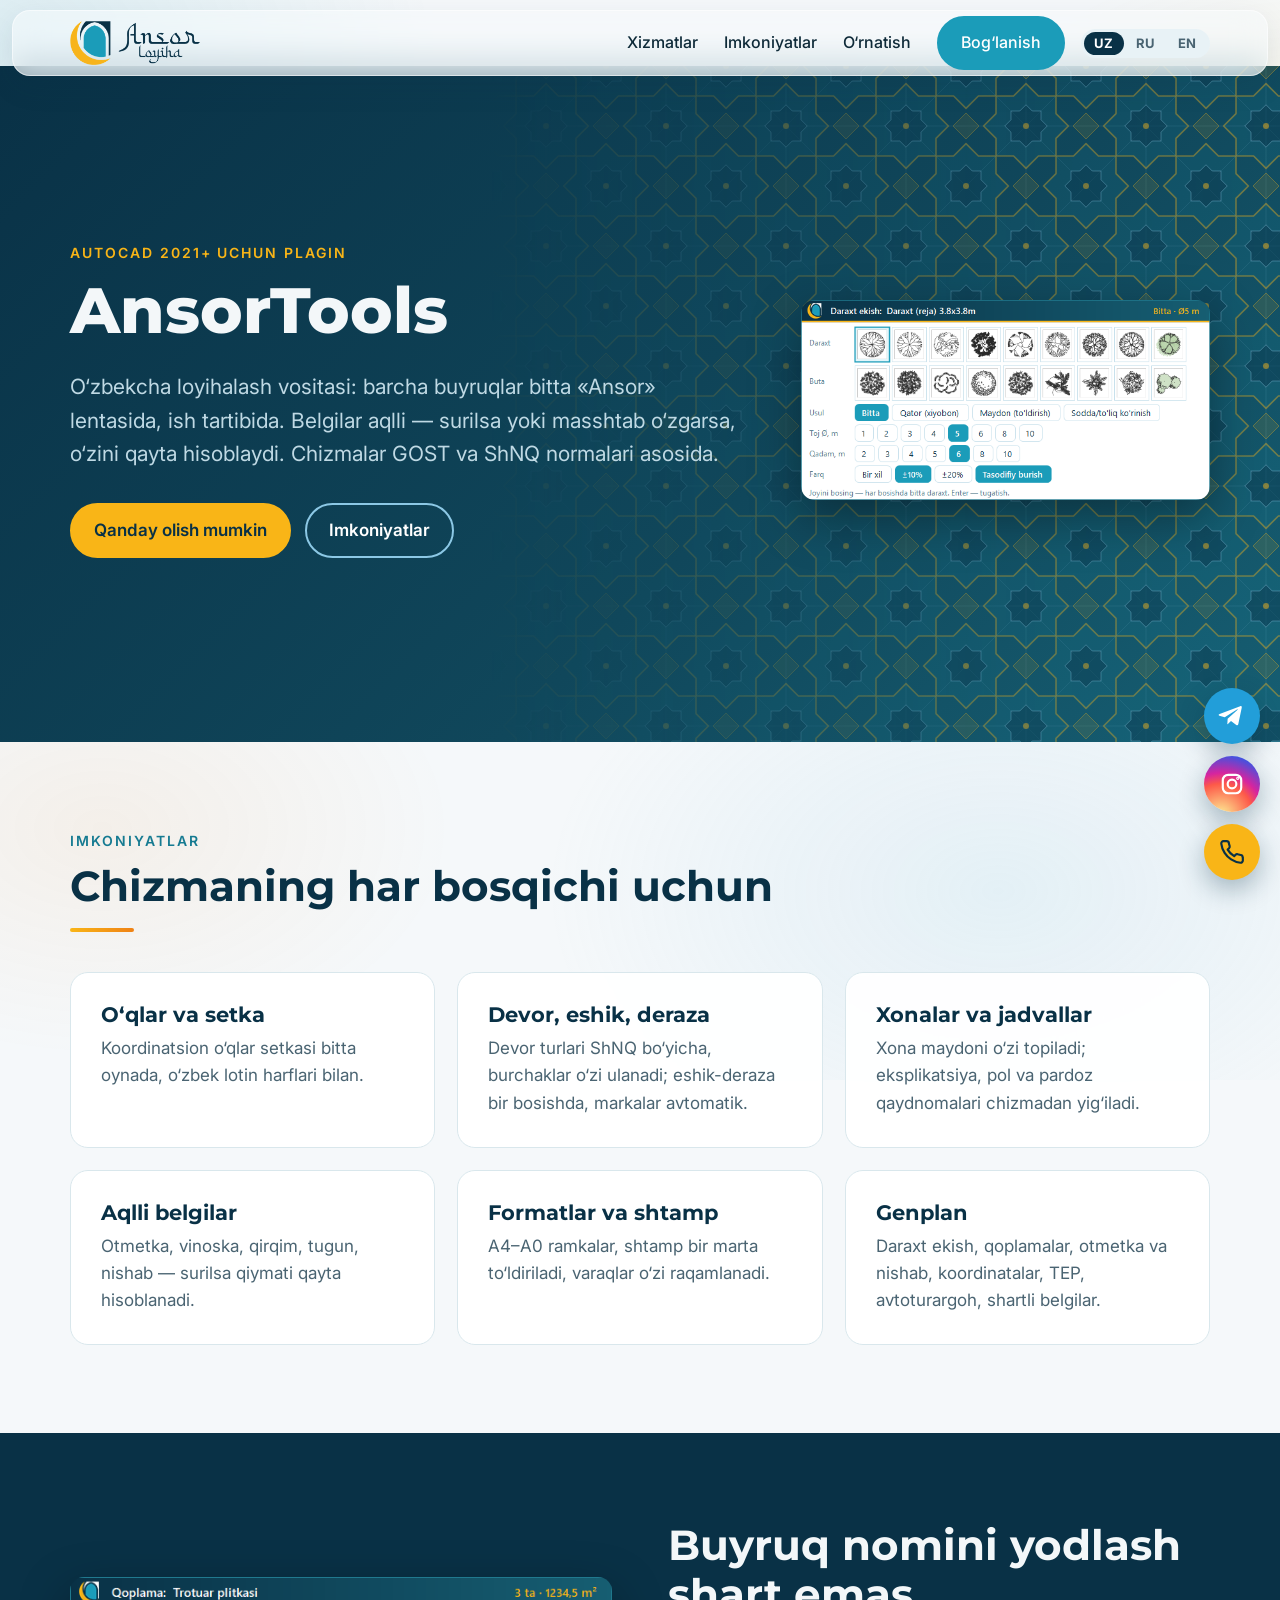
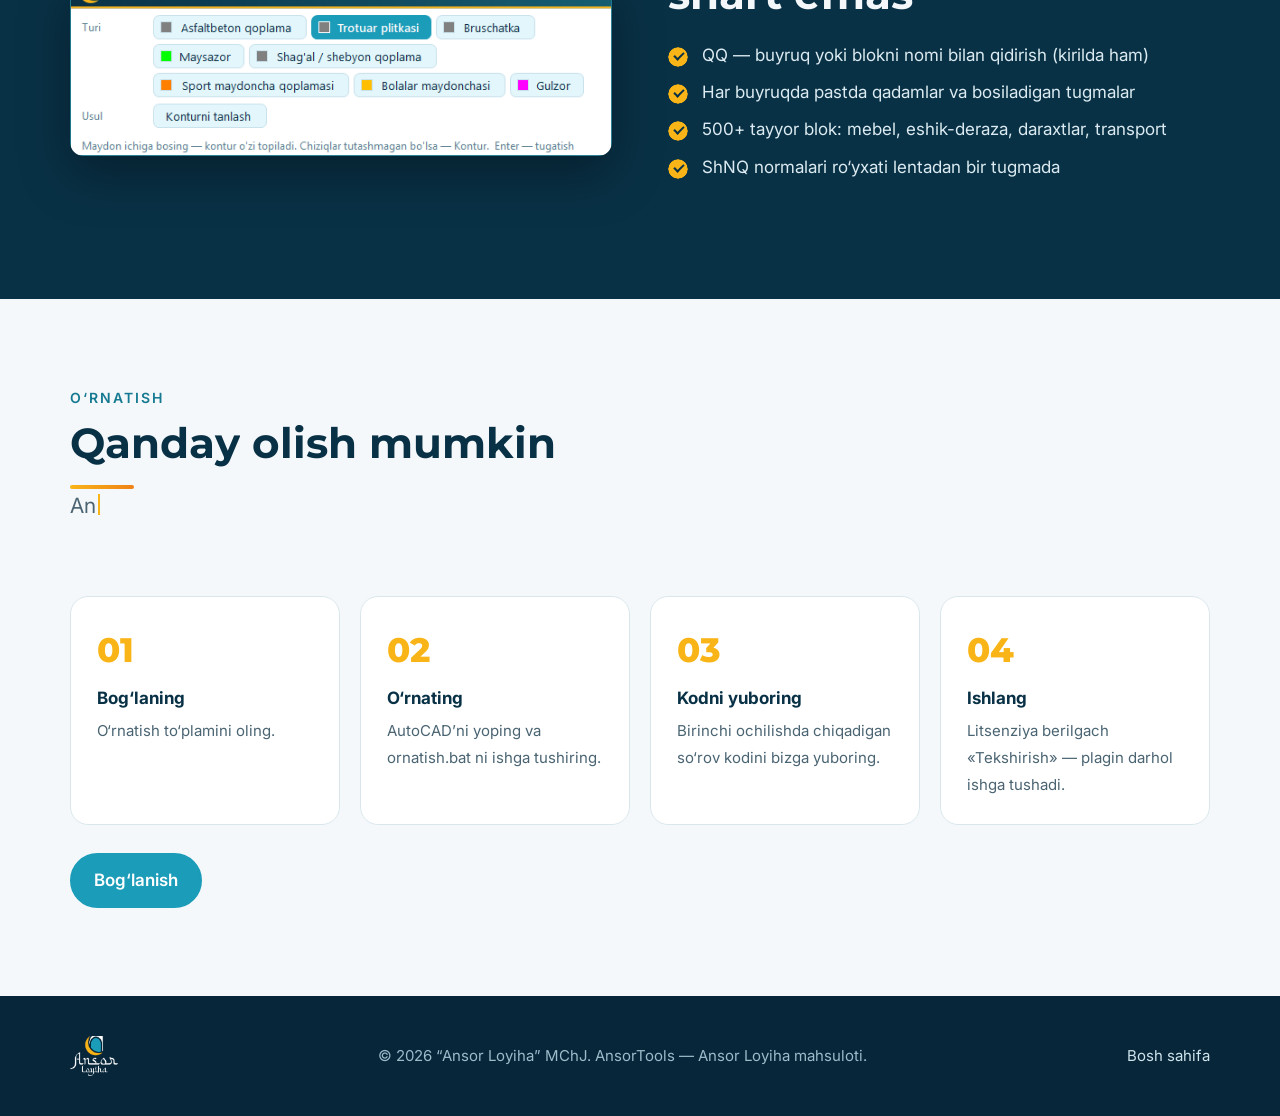
<file: ansortools.html>
<!doctype html>
<html lang="uz">
<head>
<meta charset="utf-8">
<meta name="viewport" content="width=device-width, initial-scale=1">
<title>AnsorTools — AutoCAD uchun o‘zbekcha loyihalash plagini | Ansor Loyiha</title>
<meta name="description" content="AnsorTools — AutoCAD 2021+ uchun o‘zbekcha plagin: devor, eshik-deraza, xonalar, eksplikatsiya va qaydnomalar, genplan va TEP, 500+ blok, ShNQ normalari.">
<meta name="keywords" content="AnsorTools, AutoCAD plagin, AutoCAD o'zbekcha, eksplikatsiya, genplan AutoCAD, ShNQ, arxitektura chizmalar, плагин AutoCAD Узбекистан">
<link rel="canonical" href="https://saidmubin2105.github.io/ansortools.html">
<link rel="alternate" hreflang="uz" href="https://saidmubin2105.github.io/ansortools.html">
<link rel="alternate" hreflang="ru" href="https://saidmubin2105.github.io/ru/ansortools.html">
<link rel="alternate" hreflang="en" href="https://saidmubin2105.github.io/en/ansortools.html">
<link rel="alternate" hreflang="x-default" href="https://saidmubin2105.github.io/ansortools.html">
<meta name="robots" content="index,follow">
<meta property="og:type" content="product">
<meta property="og:site_name" content="Ansor Loyiha">
<meta property="og:title" content="AnsorTools — AutoCAD uchun o‘zbekcha loyihalash plagini">
<meta property="og:description" content="Devor, eshik-deraza, xonalar, jadvallar va genplan — bir bosishda. GOST va ShNQ asosida.">
<meta property="og:url" content="https://saidmubin2105.github.io/ansortools.html">
<meta property="og:image" content="https://saidmubin2105.github.io/assets/img/daraxt.png">
<meta property="og:locale" content="uz_UZ">
<meta name="theme-color" content="#093146">
<link rel="icon" type="image/png" sizes="32x32" href="/assets/img/belgi-32.png">
<link rel="apple-touch-icon" href="/assets/img/belgi-180.png">
<link rel="preconnect" href="https://fonts.googleapis.com"><link rel="preconnect" href="https://fonts.gstatic.com" crossorigin>
<link rel="stylesheet" href="https://fonts.googleapis.com/css2?family=Montserrat:wght@600;700;800&family=Inter:wght@400;500;600&display=swap">
<link rel="stylesheet" href="/assets/style.css">
<script type="application/ld+json">
{"@context":"https://schema.org","@type":"SoftwareApplication","name":"AnsorTools","applicationCategory":"DesignApplication","operatingSystem":"Windows (AutoCAD 2021+)","inLanguage":"uz","url":"https://saidmubin2105.github.io/ansortools.html","publisher":{"@type":"Organization","name":"Ansor Loyiha","legalName":"\"Ansor Loyiha\" MChJ","url":"https://saidmubin2105.github.io/"},"description":"AutoCAD uchun o‘zbekcha loyihalash plagini: devor, eshik-deraza, xonalar, jadvallar, genplan va 500+ blok."}
</script>
</head>
<body>
<header class="top">
  <div class="wrap">
    <a class="logo" href="/" aria-label="Ansor Loyiha — bosh sahifa"><img src="/assets/img/logo_480.png" alt="Ansor Loyiha" width="480" height="164"></a>
    <nav class="nav">
      <a href="/#xizmatlar">Xizmatlar</a>
      <a href="#imkoniyatlar">Imkoniyatlar</a>
      <a href="#ornatish">O‘rnatish</a>
      <a class="btn" href="/#aloqa">Bog‘lanish</a>
    </nav>
    <div class="lang"><a href="/ansortools.html" aria-current="true" hreflang="uz">UZ</a><a href="/ru/ansortools.html" hreflang="ru">RU</a><a href="/en/ansortools.html" hreflang="en">EN</a></div>
    <button class="menu-btn" aria-label="Menyu" onclick="document.querySelector('.nav').classList.toggle('open')">&#9776;</button>
  </div>
</header>

<main>
<section class="hero">
  <div class="wrap">
    <div>
      <p class="eyebrow">AutoCAD 2021+ uchun plagin</p>
      <h1>AnsorTools</h1>
      <p class="lead">O‘zbekcha loyihalash vositasi: barcha buyruqlar bitta «Ansor» lentasida, ish tartibida. Belgilar aqlli — surilsa yoki masshtab o‘zgarsa, o‘zini qayta hisoblaydi. Chizmalar GOST va ShNQ normalari asosida.</p>
      <div class="cta">
        <a class="btn gold" href="#ornatish">Qanday olish mumkin</a>
        <a class="btn ghost" href="#imkoniyatlar">Imkoniyatlar</a>
      </div>
    </div>
    <img class="shot" src="/assets/img/daraxt.png" alt="AnsorTools daraxt ekish paneli: daraxt va buta turlari, toj diametri, qadam" width="640" height="312">
  </div>
</section>

<section id="imkoniyatlar">
  <div class="wrap">
    <div class="sec-head">
      <p class="eyebrow">Imkoniyatlar</p>
      <h2>Chizmaning har bosqichi uchun</h2>
    </div>
    <div class="grid g3">
      <article class="card"><h3>O‘qlar va setka</h3><p>Koordinatsion o‘qlar setkasi bitta oynada, o‘zbek lotin harflari bilan.</p></article>
      <article class="card"><h3>Devor, eshik, deraza</h3><p>Devor turlari ShNQ bo‘yicha, burchaklar o‘zi ulanadi; eshik-deraza bir bosishda, markalar avtomatik.</p></article>
      <article class="card"><h3>Xonalar va jadvallar</h3><p>Xona maydoni o‘zi topiladi; eksplikatsiya, pol va pardoz qaydnomalari chizmadan yig‘iladi.</p></article>
      <article class="card"><h3>Aqlli belgilar</h3><p>Otmetka, vinoska, qirqim, tugun, nishab — surilsa qiymati qayta hisoblanadi.</p></article>
      <article class="card"><h3>Formatlar va shtamp</h3><p>A4–A0 ramkalar, shtamp bir marta to‘ldiriladi, varaqlar o‘zi raqamlanadi.</p></article>
      <article class="card"><h3>Genplan</h3><p>Daraxt ekish, qoplamalar, otmetka va nishab, koordinatalar, TEP, avtoturargoh, shartli belgilar.</p></article>
    </div>
  </div>
</section>

<section class="band">
  <div class="wrap split">
    <img class="shot" src="/assets/img/qoplama.png" alt="AnsorTools qoplama paneli: asfalt, trotuar plitkasi, bruschatka, maysazor" width="600" height="198" loading="lazy">
    <div>
      <h2>Buyruq nomini yodlash shart emas</h2>
      <ul class="ticks">
        <li>QQ — buyruq yoki blokni nomi bilan qidirish (kirilda ham)</li>
        <li>Har buyruqda pastda qadamlar va bosiladigan tugmalar</li>
        <li>500+ tayyor blok: mebel, eshik-deraza, daraxtlar, transport</li>
        <li>ShNQ normalari ro‘yxati lentadan bir tugmada</li>
      </ul>
    </div>
  </div>
</section>

<section id="ornatish">
  <div class="wrap">
    <div class="sec-head">
      <p class="eyebrow">O‘rnatish</p>
      <h2>Qanday olish mumkin</h2>
      <p class="lead">AnsorTools litsenziya bilan ishlaydi — har bir kompyuterga alohida beriladi. Yangilanishlar internet orqali o‘zi keladi.</p>
    </div>
    <ol class="steps">
      <li><b>Bog‘laning</b><span>O‘rnatish to‘plamini oling.</span></li>
      <li><b>O‘rnating</b><span>AutoCAD’ni yoping va ornatish.bat ni ishga tushiring.</span></li>
      <li><b>Kodni yuboring</b><span>Birinchi ochilishda chiqadigan so‘rov kodini bizga yuboring.</span></li>
      <li><b>Ishlang</b><span>Litsenziya berilgach «Tekshirish» — plagin darhol ishga tushadi.</span></li>
    </ol>
    <p style="margin-top:28px"><a class="btn" href="/#aloqa">Bog‘lanish</a></p>
  </div>
</section>
</main>

<footer>
  <div class="wrap">
    <img src="/assets/img/logo_oq.png" alt="Ansor Loyiha" width="48" height="40" style="height:40px;width:auto">
    <span>© 2026 “Ansor Loyiha” MChJ. AnsorTools — Ansor Loyiha mahsuloti.</span>
    <a href="/">Bosh sahifa</a>
  </div>
</footer>
<script src="/assets/sayt.js" defer></script>
<div class="fab"><a class="f-tg" href="https://t.me/ANSOR_LOYIHA_ADMIN" target="_blank" rel="noopener" aria-label="Telegram orqali yozish" title="Telegram orqali yozish"><svg viewBox="0 0 24 24" aria-hidden="true"><path d="M21.9 4.3 18.7 19.5c-.2 1.1-.9 1.3-1.8.8l-4.9-3.6-2.4 2.3c-.3.3-.5.5-1 .5l.3-5 9.2-8.3c.4-.4-.1-.6-.6-.2L6.2 13.2 1.3 11.7c-1-.3-1.1-1 .2-1.5L20.5 2.9c.9-.3 1.7.2 1.4 1.4z"/></svg></a><a class="f-ig" href="https://instagram.com/ansor_loyiha" target="_blank" rel="noopener" aria-label="Instagram" title="Instagram: @ansor_loyiha"><svg viewBox="0 0 24 24" aria-hidden="true"><rect x="3.5" y="3.5" width="17" height="17" rx="5"/><circle cx="12" cy="12" r="4"/><circle cx="17.3" cy="6.7" r=".5"/></svg></a><a class="f-tel" href="tel:+998906023769" aria-label="Qo'ng'iroq qilish" title="Qo'ng'iroq qilish: +998 90 602 37 69"><svg viewBox="0 0 24 24" aria-hidden="true"><path d="M22 16.9v3a2 2 0 0 1-2.2 2 19.8 19.8 0 0 1-8.6-3.1 19.5 19.5 0 0 1-6-6A19.8 19.8 0 0 1 2.1 4.2 2 2 0 0 1 4.1 2h3a2 2 0 0 1 2 1.7c.1.9.4 1.8.7 2.7a2 2 0 0 1-.5 2.1L8 9.8a16 16 0 0 0 6 6l1.3-1.3a2 2 0 0 1 2.1-.4c.9.3 1.8.6 2.7.7a2 2 0 0 1 1.7 2z"/></svg></a></div>
</body>
</html>
</file>
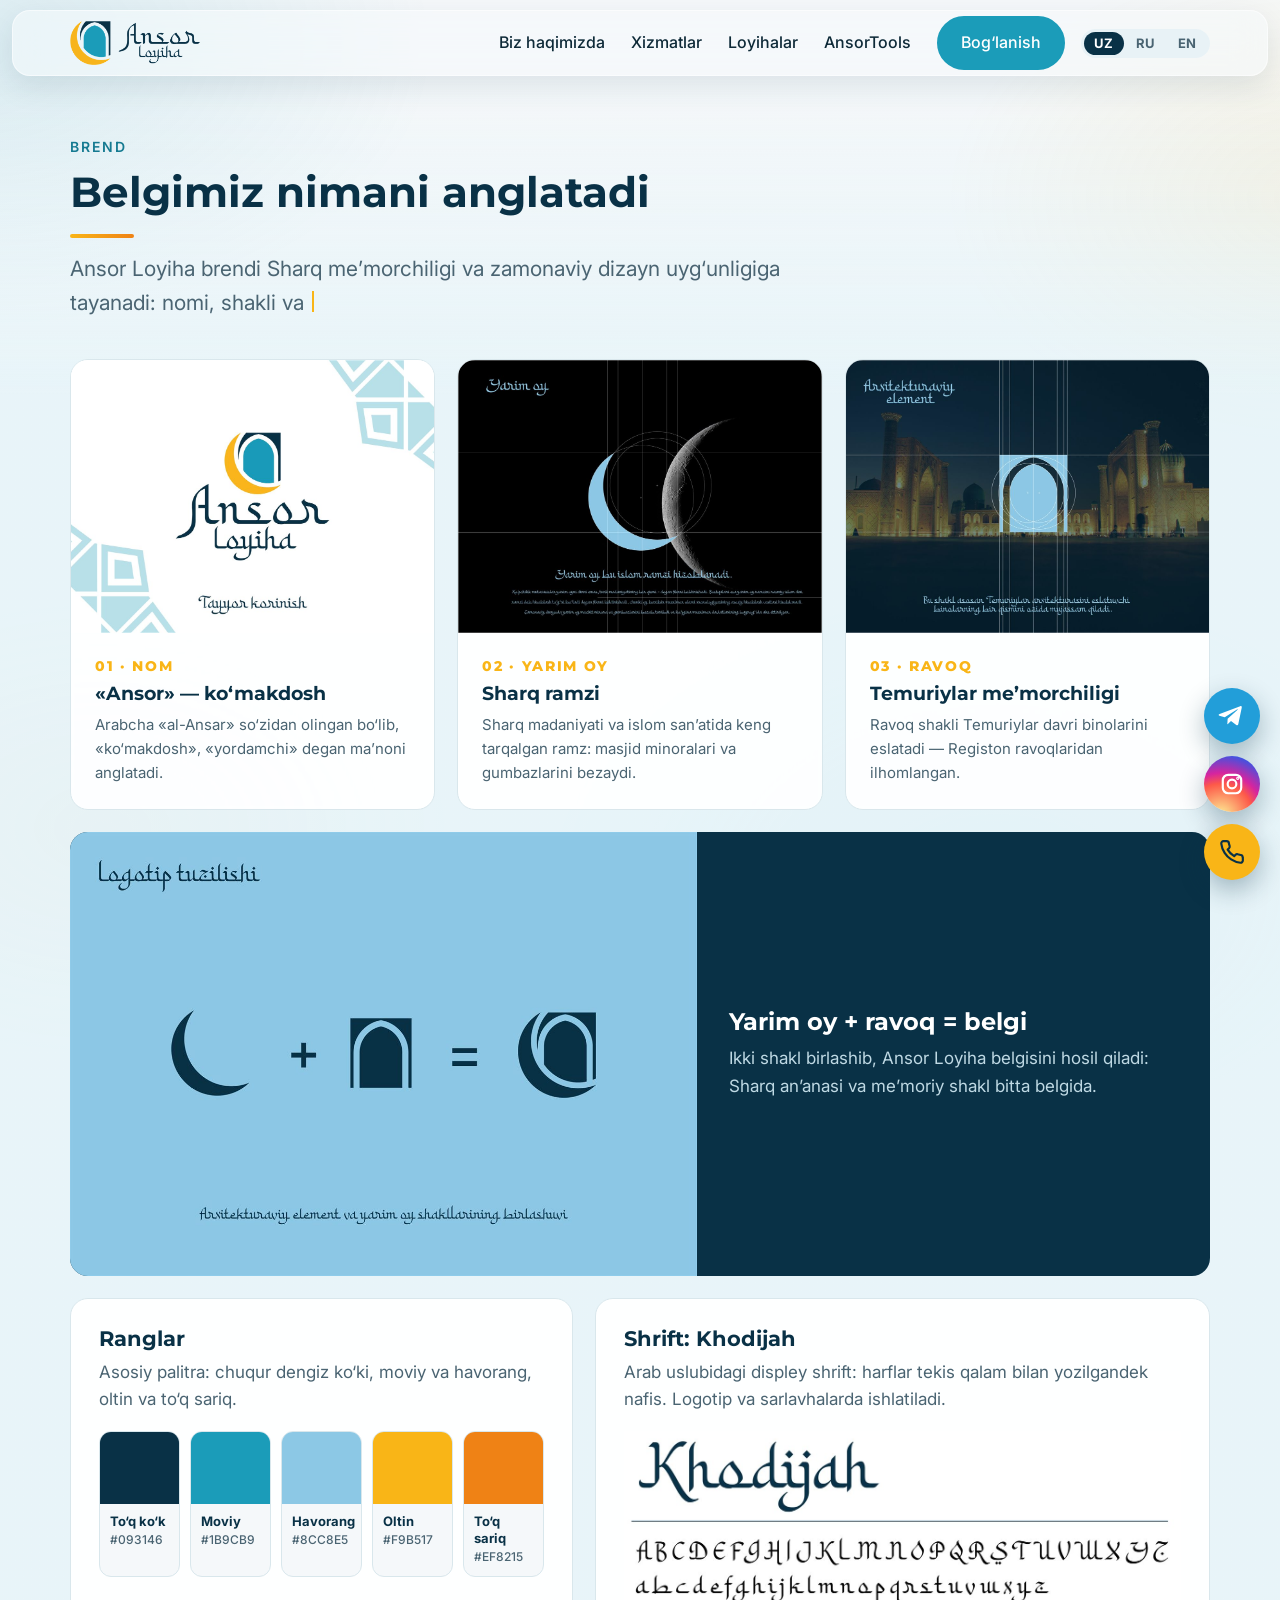
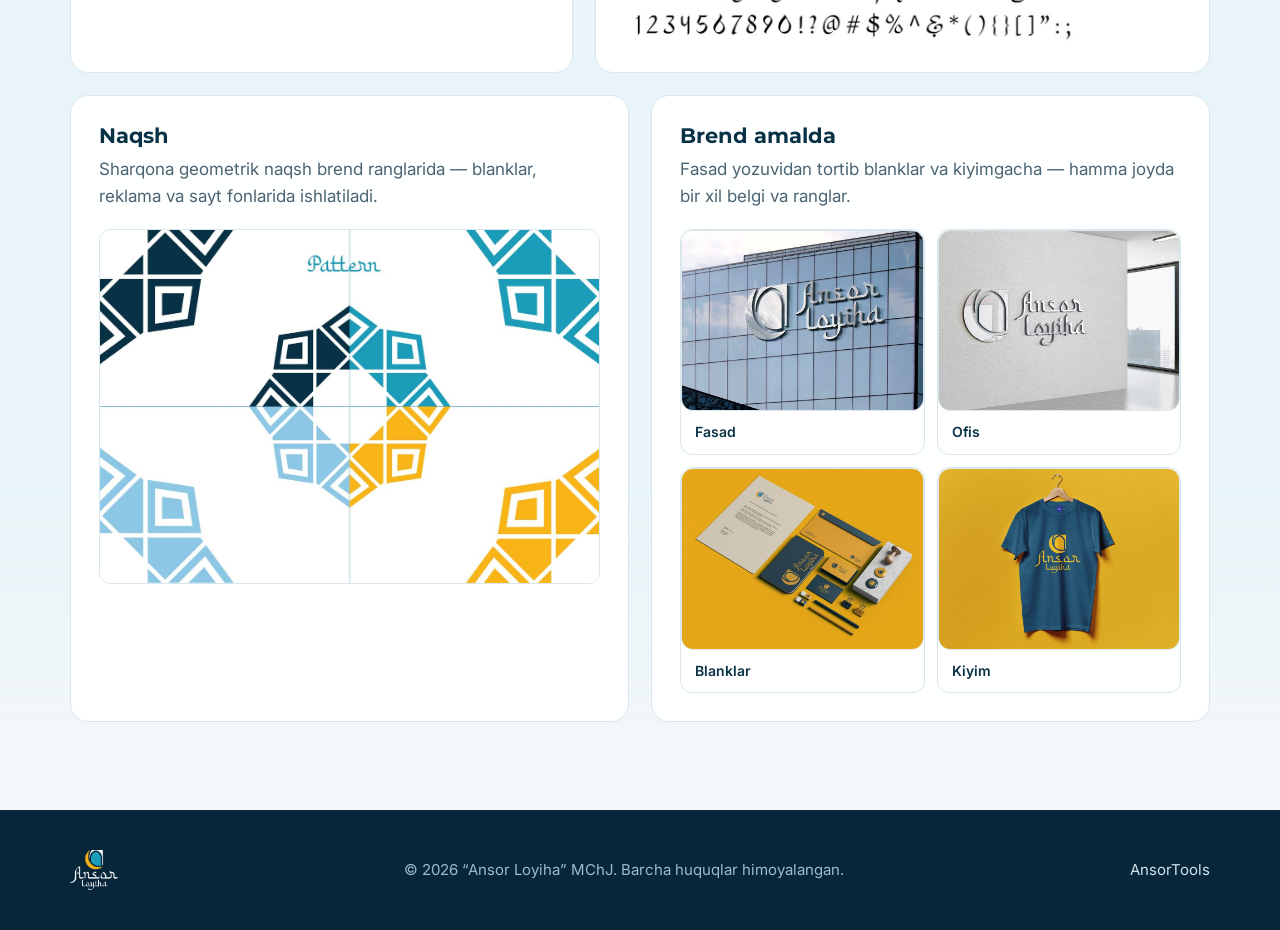
<file: brend.html>
<!doctype html>
<html lang="uz">
<head>
<meta charset="utf-8">
<meta name="viewport" content="width=device-width, initial-scale=1">
<title>Brendimiz | Ansor Loyiha</title>
<meta name="description" content="Ansor Loyiha brendi: nom ma’nosi, yarim oy va ravoq belgisi, ranglar, Khodijah shrifti, naqsh va maketlar.">
<meta name="keywords" content="Ansor Loyiha, arxitektura loyihalash, loyiha byurosi, 3D vizualizatsiya, fasad loyihasi, bosh reja, genplan, obodonlashtirish, ShNQ, архитектурное проектирование Узбекистан">
<link rel="canonical" href="https://saidmubin2105.github.io/brend.html">
<link rel="alternate" hreflang="uz" href="https://saidmubin2105.github.io/brend.html">
<link rel="alternate" hreflang="ru" href="https://saidmubin2105.github.io/ru/brend.html">
<link rel="alternate" hreflang="en" href="https://saidmubin2105.github.io/en/brend.html">
<link rel="alternate" hreflang="x-default" href="https://saidmubin2105.github.io/brend.html">
<meta name="robots" content="index,follow">
<meta property="og:type" content="website">
<meta property="og:site_name" content="Ansor Loyiha">
<meta property="og:title" content="Brendimiz | Ansor Loyiha">
<meta property="og:description" content="Ansor Loyiha brendi: nom ma’nosi, yarim oy va ravoq belgisi, ranglar, Khodijah shrifti, naqsh va maketlar.">
<meta property="og:url" content="https://saidmubin2105.github.io/brend.html">
<meta property="og:image" content="https://saidmubin2105.github.io/assets/img/belgi-512.png">
<meta property="og:locale" content="uz_UZ">
<meta name="theme-color" content="#093146">
<link rel="icon" type="image/png" sizes="32x32" href="/assets/img/belgi-32.png">
<link rel="apple-touch-icon" href="/assets/img/belgi-180.png">
<link rel="preconnect" href="https://fonts.googleapis.com"><link rel="preconnect" href="https://fonts.gstatic.com" crossorigin>
<link rel="stylesheet" href="https://fonts.googleapis.com/css2?family=Montserrat:wght@600;700;800&family=Inter:wght@400;500;600&display=swap">
<link rel="stylesheet" href="/assets/style.css">
</head>
<body>
<header class="top">
  <div class="wrap">
    <a class="logo" href="/" aria-label="Ansor Loyiha — bosh sahifa"><img src="/assets/img/logo_480.png" alt="Ansor Loyiha" width="480" height="164"></a>
    <nav class="nav">
      <a href="/#haqida">Biz haqimizda</a>
      <a href="/#xizmatlar">Xizmatlar</a>
      <a href="/#loyihalar">Loyihalar</a>
      <a href="/ansortools.html">AnsorTools</a>
      <a class="btn" href="/#aloqa">Bog‘lanish</a>
    </nav>
    <div class="lang"><a href="/brend.html" aria-current="true" hreflang="uz">UZ</a><a href="/ru/brend.html" hreflang="ru">RU</a><a href="/en/brend.html" hreflang="en">EN</a></div>
    <button class="menu-btn" aria-label="Menyu" onclick="document.querySelector('.nav').classList.toggle('open')">&#9776;</button>
  </div>
</header>

<main>
<section id="brend">
  <div class="wrap">
    <div class="sec-head">
      <p class="eyebrow">Brend</p>
      <h2>Belgimiz nimani anglatadi</h2>
      <p class="lead" style="margin-top:14px">Ansor Loyiha brendi Sharq me’morchiligi va zamonaviy dizayn uyg‘unligiga tayanadi: nomi, shakli va ranglari o‘z ma’nosiga ega.</p>
    </div>
    <p class="swipe-hint">Surib ko‘ring</p>
    <div class="br-story">
      <article class="br-card">
        <img src="/assets/img/brend/logotip.jpg" alt="Ansor Loyiha logotipi: yarim oy, ravoq va «Ansor Loyiha» yozuvi" width="1200" height="849" loading="lazy">
        <div class="br-tx"><span class="br-num">01 · NOM</span><h3>«Ansor» — ko‘makdosh</h3><p>Arabcha «al-Ansar» so‘zidan olingan bo‘lib, «ko‘makdosh», «yordamchi» degan ma’noni anglatadi.</p></div>
      </article>
      <article class="br-card">
        <img src="/assets/img/brend/yarim-oy.jpg" alt="Yarim oy ramzi va uning chizmasi" width="1200" height="849" loading="lazy">
        <div class="br-tx"><span class="br-num">02 · YARIM OY</span><h3>Sharq ramzi</h3><p>Sharq madaniyati va islom san’atida keng tarqalgan ramz: masjid minoralari va gumbazlarini bezaydi.</p></div>
      </article>
      <article class="br-card">
        <img src="/assets/img/brend/ravoq.jpg" alt="Registon ravoqlari fonida belgining ravoq shakli" width="1200" height="849" loading="lazy">
        <div class="br-tx"><span class="br-num">03 · RAVOQ</span><h3>Temuriylar me’morchiligi</h3><p>Ravoq shakli Temuriylar davri binolarini eslatadi — Registon ravoqlaridan ilhomlangan.</p></div>
      </article>
    </div>
    <div class="br-formula">
      <img src="/assets/img/brend/belgi-tuzilishi.jpg" alt="Belgi tuzilishi: yarim oy va ravoq qo‘shilib Ansor Loyiha belgisini hosil qiladi" width="1200" height="849" loading="lazy">
      <div><h3>Yarim oy + ravoq = belgi</h3><p>Ikki shakl birlashib, Ansor Loyiha belgisini hosil qiladi: Sharq an’anasi va me’moriy shakl bitta belgida.</p></div>
    </div>
    <div class="br-row">
      <div class="br-box">
        <h3>Ranglar</h3>
        <p>Asosiy palitra: chuqur dengiz ko‘ki, moviy va havorang, oltin va to‘q sariq.</p>
        <div class="br-sw">
          <div><i style="background:#093146"></i><b>To‘q ko‘k</b><code>#093146</code></div>
          <div><i style="background:#1B9CB9"></i><b>Moviy</b><code>#1B9CB9</code></div>
          <div><i style="background:#8CC8E5"></i><b>Havorang</b><code>#8CC8E5</code></div>
          <div><i style="background:#F9B517"></i><b>Oltin</b><code>#F9B517</code></div>
          <div><i style="background:#EF8215"></i><b>To‘q sariq</b><code>#EF8215</code></div>
        </div>
      </div>
      <div class="br-box">
        <h3>Shrift: Khodijah</h3>
        <p>Arab uslubidagi displey shrift: harflar tekis qalam bilan yozilgandek nafis. Logotip va sarlavhalarda ishlatiladi.</p>
        <img src="/assets/img/brend/shrift.jpg" alt="Khodijah shrifti: nomi, bosh va kichik harflar, raqamlar" width="1200" height="459" loading="lazy">
      </div>
    </div>
    <div class="br-two">
      <div class="br-box">
        <h3>Naqsh</h3>
        <p>Sharqona geometrik naqsh brend ranglarida — blanklar, reklama va sayt fonlarida ishlatiladi.</p>
        <img src="/assets/img/brend/naqsh.jpg" alt="Ansor Loyiha geometrik naqshi brend ranglarida" width="1200" height="849" loading="lazy">
      </div>
      <div class="br-box">
        <h3>Brend amalda</h3>
        <p>Fasad yozuvidan tortib blanklar va kiyimgacha — hamma joyda bir xil belgi va ranglar.</p>
        <div class="br-mock">
          <figure><img src="/assets/img/brend/maket-fasad.jpg" alt="Shisha fasaddagi Ansor Loyiha yozuvi" width="900" height="636" loading="lazy"><figcaption>Fasad</figcaption></figure>
          <figure><img src="/assets/img/brend/maket-ofis.jpg" alt="Ofis devoridagi Ansor Loyiha belgisi" width="900" height="637" loading="lazy"><figcaption>Ofis</figcaption></figure>
          <figure><img src="/assets/img/brend/maket-blanklar.jpg" alt="Ansor Loyiha blanklar to‘plami: xat, konvert, vizitka, muhr" width="900" height="636" loading="lazy"><figcaption>Blanklar</figcaption></figure>
          <figure><img src="/assets/img/brend/maket-futbolka.jpg" alt="Ansor Loyiha belgili futbolka" width="900" height="636" loading="lazy"><figcaption>Kiyim</figcaption></figure>
        </div>
      </div>
    </div>
  </div>
</section>
</main>

<footer>
  <div class="wrap">
    <img src="/assets/img/logo_oq.png" alt="Ansor Loyiha" width="48" height="40" style="height:40px;width:auto">
    <span>© 2026 “Ansor Loyiha” MChJ. Barcha huquqlar himoyalangan.</span>
    <a href="/ansortools.html">AnsorTools</a>
  </div>
</footer>
<script src="/assets/sayt.js" defer></script>
<div class="fab"><a class="f-tg" href="https://t.me/ANSOR_LOYIHA_ADMIN" target="_blank" rel="noopener" aria-label="Telegram orqali yozish" title="Telegram orqali yozish"><svg viewBox="0 0 24 24" aria-hidden="true"><path d="M21.9 4.3 18.7 19.5c-.2 1.1-.9 1.3-1.8.8l-4.9-3.6-2.4 2.3c-.3.3-.5.5-1 .5l.3-5 9.2-8.3c.4-.4-.1-.6-.6-.2L6.2 13.2 1.3 11.7c-1-.3-1.1-1 .2-1.5L20.5 2.9c.9-.3 1.7.2 1.4 1.4z"/></svg></a><a class="f-ig" href="https://instagram.com/ansor_loyiha" target="_blank" rel="noopener" aria-label="Instagram" title="Instagram: @ansor_loyiha"><svg viewBox="0 0 24 24" aria-hidden="true"><rect x="3.5" y="3.5" width="17" height="17" rx="5"/><circle cx="12" cy="12" r="4"/><circle cx="17.3" cy="6.7" r=".5"/></svg></a><a class="f-tel" href="tel:+998906023769" aria-label="Qo'ng'iroq qilish" title="Qo'ng'iroq qilish: +998 90 602 37 69"><svg viewBox="0 0 24 24" aria-hidden="true"><path d="M22 16.9v3a2 2 0 0 1-2.2 2 19.8 19.8 0 0 1-8.6-3.1 19.5 19.5 0 0 1-6-6A19.8 19.8 0 0 1 2.1 4.2 2 2 0 0 1 4.1 2h3a2 2 0 0 1 2 1.7c.1.9.4 1.8.7 2.7a2 2 0 0 1-.5 2.1L8 9.8a16 16 0 0 0 6 6l1.3-1.3a2 2 0 0 1 2.1-.4c.9.3 1.8.6 2.7.7a2 2 0 0 1 1.7 2z"/></svg></a></div>
</body>
</html>
</file>
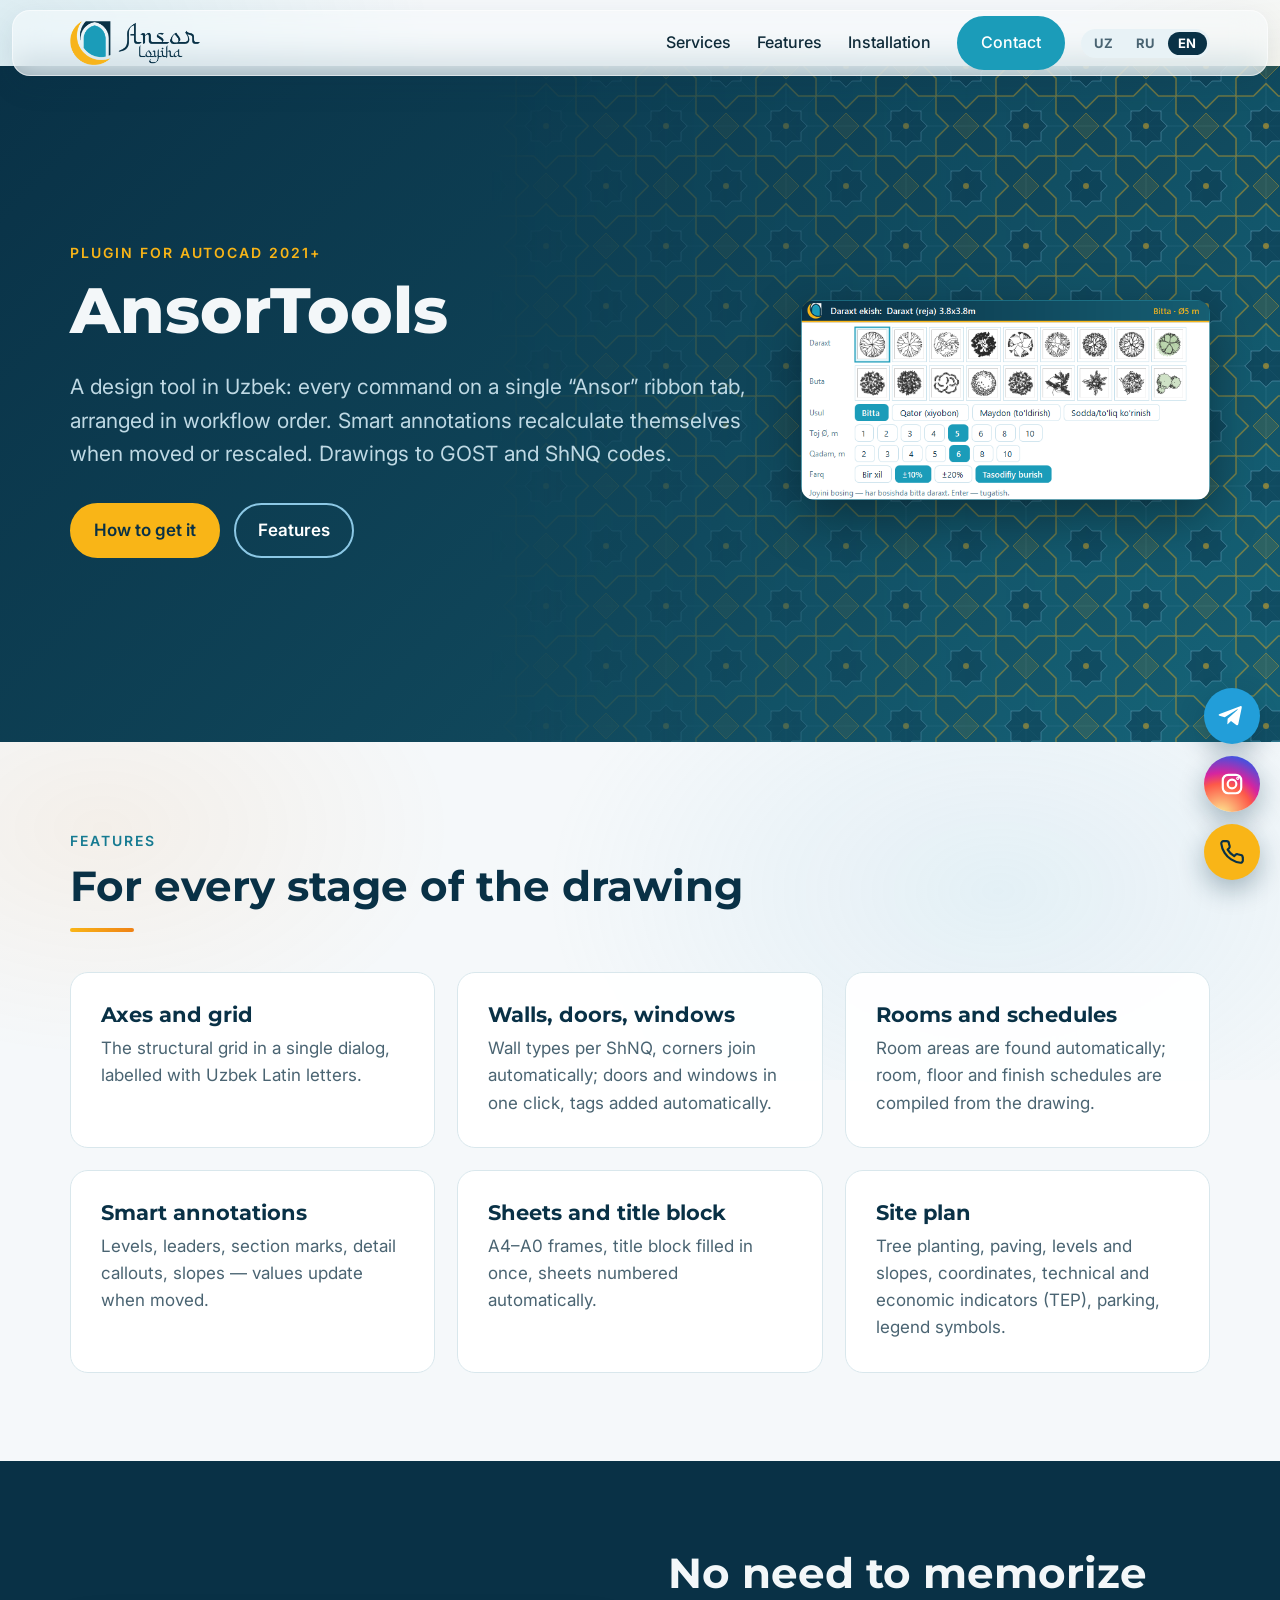
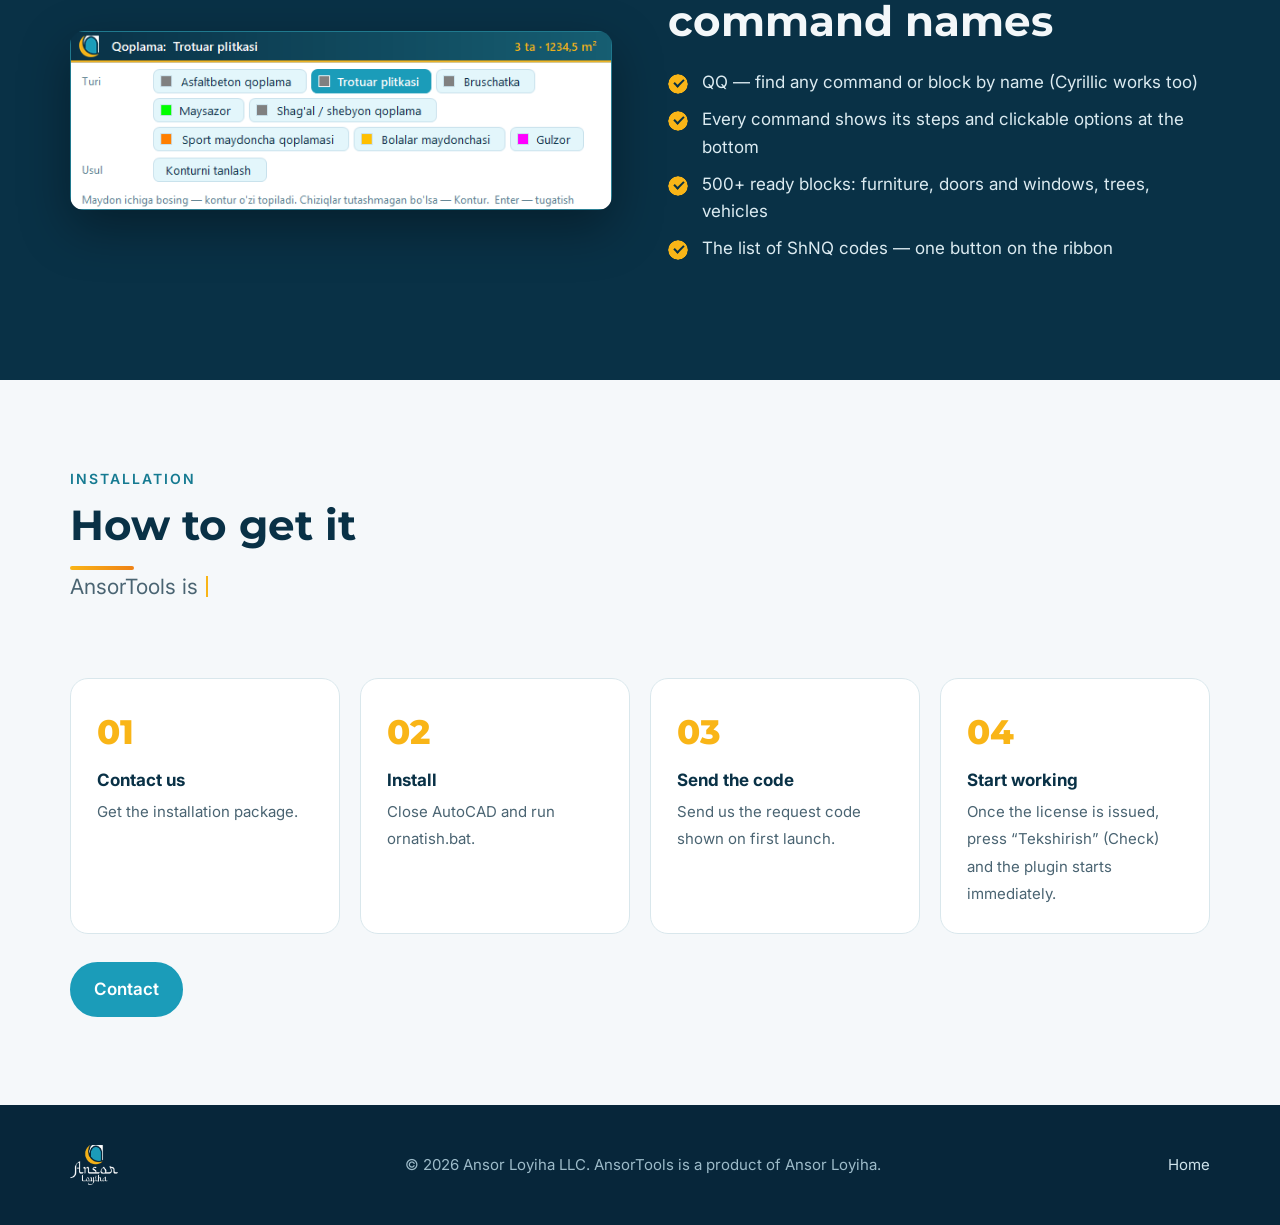
<file: en/ansortools.html>
<!doctype html>
<html lang="en">
<head>
<meta charset="utf-8">
<meta name="viewport" content="width=device-width, initial-scale=1">
<title>AnsorTools — Uzbek-language design plugin for AutoCAD | Ansor Loyiha</title>
<meta name="description" content="AnsorTools: an Uzbek-language AutoCAD 2021+ plugin for walls, doors, windows, room and finish schedules, site plans with TEP, 500+ blocks and ShNQ codes.">
<meta name="keywords" content="AnsorTools, AutoCAD plugin, AutoCAD Uzbekistan, room schedule, site plan AutoCAD, ShNQ, architectural drawings">
<link rel="canonical" href="https://saidmubin2105.github.io/en/ansortools.html">
<link rel="alternate" hreflang="uz" href="https://saidmubin2105.github.io/ansortools.html">
<link rel="alternate" hreflang="ru" href="https://saidmubin2105.github.io/ru/ansortools.html">
<link rel="alternate" hreflang="en" href="https://saidmubin2105.github.io/en/ansortools.html">
<link rel="alternate" hreflang="x-default" href="https://saidmubin2105.github.io/ansortools.html">
<meta name="robots" content="index,follow">
<meta property="og:type" content="product">
<meta property="og:site_name" content="Ansor Loyiha">
<meta property="og:title" content="AnsorTools — Uzbek-language design plugin for AutoCAD">
<meta property="og:description" content="Walls, doors and windows, rooms, schedules and site plans — in one click. To GOST and ShNQ codes.">
<meta property="og:url" content="https://saidmubin2105.github.io/en/ansortools.html">
<meta property="og:image" content="https://saidmubin2105.github.io/assets/img/daraxt.png">
<meta property="og:locale" content="en_US">
<meta name="theme-color" content="#093146">
<link rel="icon" type="image/png" sizes="32x32" href="/assets/img/belgi-32.png">
<link rel="apple-touch-icon" href="/assets/img/belgi-180.png">
<link rel="preconnect" href="https://fonts.googleapis.com"><link rel="preconnect" href="https://fonts.gstatic.com" crossorigin>
<link rel="stylesheet" href="https://fonts.googleapis.com/css2?family=Montserrat:wght@600;700;800&family=Inter:wght@400;500;600&display=swap">
<link rel="stylesheet" href="/assets/style.css">
<script type="application/ld+json">
{"@context":"https://schema.org","@type":"SoftwareApplication","name":"AnsorTools","applicationCategory":"DesignApplication","operatingSystem":"Windows (AutoCAD 2021+)","inLanguage":"uz","url":"https://saidmubin2105.github.io/en/ansortools.html","publisher":{"@type":"Organization","name":"Ansor Loyiha","legalName":"\"Ansor Loyiha\" MChJ","url":"https://saidmubin2105.github.io/"},"description":"Uzbek-language design plugin for AutoCAD: walls, doors and windows, rooms, schedules, site plans and 500+ blocks."}
</script>
</head>
<body>
<header class="top">
  <div class="wrap">
    <a class="logo" href="/en/" aria-label="Ansor Loyiha — home"><img src="/assets/img/logo_480.png" alt="Ansor Loyiha" width="480" height="164"></a>
    <nav class="nav">
      <a href="/en/#xizmatlar">Services</a>
      <a href="#imkoniyatlar">Features</a>
      <a href="#ornatish">Installation</a>
      <a class="btn" href="/en/#aloqa">Contact</a>
    </nav>
    <div class="lang"><a href="/ansortools.html" hreflang="uz">UZ</a><a href="/ru/ansortools.html" hreflang="ru">RU</a><a href="/en/ansortools.html" aria-current="true" hreflang="en">EN</a></div>
    <button class="menu-btn" aria-label="Menu" onclick="document.querySelector('.nav').classList.toggle('open')">&#9776;</button>
  </div>
</header>

<main>
<section class="hero">
  <div class="wrap">
    <div>
      <p class="eyebrow">Plugin for AutoCAD 2021+</p>
      <h1>AnsorTools</h1>
      <p class="lead">A design tool in Uzbek: every command on a single “Ansor” ribbon tab, arranged in workflow order. Smart annotations recalculate themselves when moved or rescaled. Drawings to GOST and ShNQ codes.</p>
      <div class="cta">
        <a class="btn gold" href="#ornatish">How to get it</a>
        <a class="btn ghost" href="#imkoniyatlar">Features</a>
      </div>
    </div>
    <img class="shot" src="/assets/img/daraxt.png" alt="AnsorTools tree planting panel: tree and shrub species, crown diameter, spacing" width="640" height="312">
  </div>
</section>

<section id="imkoniyatlar">
  <div class="wrap">
    <div class="sec-head">
      <p class="eyebrow">Features</p>
      <h2>For every stage of the drawing</h2>
    </div>
    <div class="grid g3">
      <article class="card"><h3>Axes and grid</h3><p>The structural grid in a single dialog, labelled with Uzbek Latin letters.</p></article>
      <article class="card"><h3>Walls, doors, windows</h3><p>Wall types per ShNQ, corners join automatically; doors and windows in one click, tags added automatically.</p></article>
      <article class="card"><h3>Rooms and schedules</h3><p>Room areas are found automatically; room, floor and finish schedules are compiled from the drawing.</p></article>
      <article class="card"><h3>Smart annotations</h3><p>Levels, leaders, section marks, detail callouts, slopes — values update when moved.</p></article>
      <article class="card"><h3>Sheets and title block</h3><p>A4–A0 frames, title block filled in once, sheets numbered automatically.</p></article>
      <article class="card"><h3>Site plan</h3><p>Tree planting, paving, levels and slopes, coordinates, technical and economic indicators (TEP), parking, legend symbols.</p></article>
    </div>
  </div>
</section>

<section class="band">
  <div class="wrap split">
    <img class="shot" src="/assets/img/qoplama.png" alt="AnsorTools paving panel: asphalt, sidewalk tiles, pavers, lawn" width="600" height="198" loading="lazy">
    <div>
      <h2>No need to memorize command names</h2>
      <ul class="ticks">
        <li>QQ — find any command or block by name (Cyrillic works too)</li>
        <li>Every command shows its steps and clickable options at the bottom</li>
        <li>500+ ready blocks: furniture, doors and windows, trees, vehicles</li>
        <li>The list of ShNQ codes — one button on the ribbon</li>
      </ul>
    </div>
  </div>
</section>

<section id="ornatish">
  <div class="wrap">
    <div class="sec-head">
      <p class="eyebrow">Installation</p>
      <h2>How to get it</h2>
      <p class="lead">AnsorTools is licensed per computer. Updates arrive automatically over the internet.</p>
    </div>
    <ol class="steps">
      <li><b>Contact us</b><span>Get the installation package.</span></li>
      <li><b>Install</b><span>Close AutoCAD and run ornatish.bat.</span></li>
      <li><b>Send the code</b><span>Send us the request code shown on first launch.</span></li>
      <li><b>Start working</b><span>Once the license is issued, press “Tekshirish” (Check) and the plugin starts immediately.</span></li>
    </ol>
    <p style="margin-top:28px"><a class="btn" href="/en/#aloqa">Contact</a></p>
  </div>
</section>
</main>

<footer>
  <div class="wrap">
    <img src="/assets/img/logo_oq.png" alt="Ansor Loyiha" width="48" height="40" style="height:40px;width:auto">
    <span>© 2026 Ansor Loyiha LLC. AnsorTools is a product of Ansor Loyiha.</span>
    <a href="/en/">Home</a>
  </div>
</footer>
<script src="/assets/sayt.js" defer></script>
<div class="fab"><a class="f-tg" href="https://t.me/ANSOR_LOYIHA_ADMIN" target="_blank" rel="noopener" aria-label="Message us on Telegram" title="Message us on Telegram"><svg viewBox="0 0 24 24" aria-hidden="true"><path d="M21.9 4.3 18.7 19.5c-.2 1.1-.9 1.3-1.8.8l-4.9-3.6-2.4 2.3c-.3.3-.5.5-1 .5l.3-5 9.2-8.3c.4-.4-.1-.6-.6-.2L6.2 13.2 1.3 11.7c-1-.3-1.1-1 .2-1.5L20.5 2.9c.9-.3 1.7.2 1.4 1.4z"/></svg></a><a class="f-ig" href="https://instagram.com/ansor_loyiha" target="_blank" rel="noopener" aria-label="Instagram" title="Instagram: @ansor_loyiha"><svg viewBox="0 0 24 24" aria-hidden="true"><rect x="3.5" y="3.5" width="17" height="17" rx="5"/><circle cx="12" cy="12" r="4"/><circle cx="17.3" cy="6.7" r=".5"/></svg></a><a class="f-tel" href="tel:+998906023769" aria-label="Call us" title="Call us: +998 90 602 37 69"><svg viewBox="0 0 24 24" aria-hidden="true"><path d="M22 16.9v3a2 2 0 0 1-2.2 2 19.8 19.8 0 0 1-8.6-3.1 19.5 19.5 0 0 1-6-6A19.8 19.8 0 0 1 2.1 4.2 2 2 0 0 1 4.1 2h3a2 2 0 0 1 2 1.7c.1.9.4 1.8.7 2.7a2 2 0 0 1-.5 2.1L8 9.8a16 16 0 0 0 6 6l1.3-1.3a2 2 0 0 1 2.1-.4c.9.3 1.8.6 2.7.7a2 2 0 0 1 1.7 2z"/></svg></a></div>
</body>
</html>
</file>
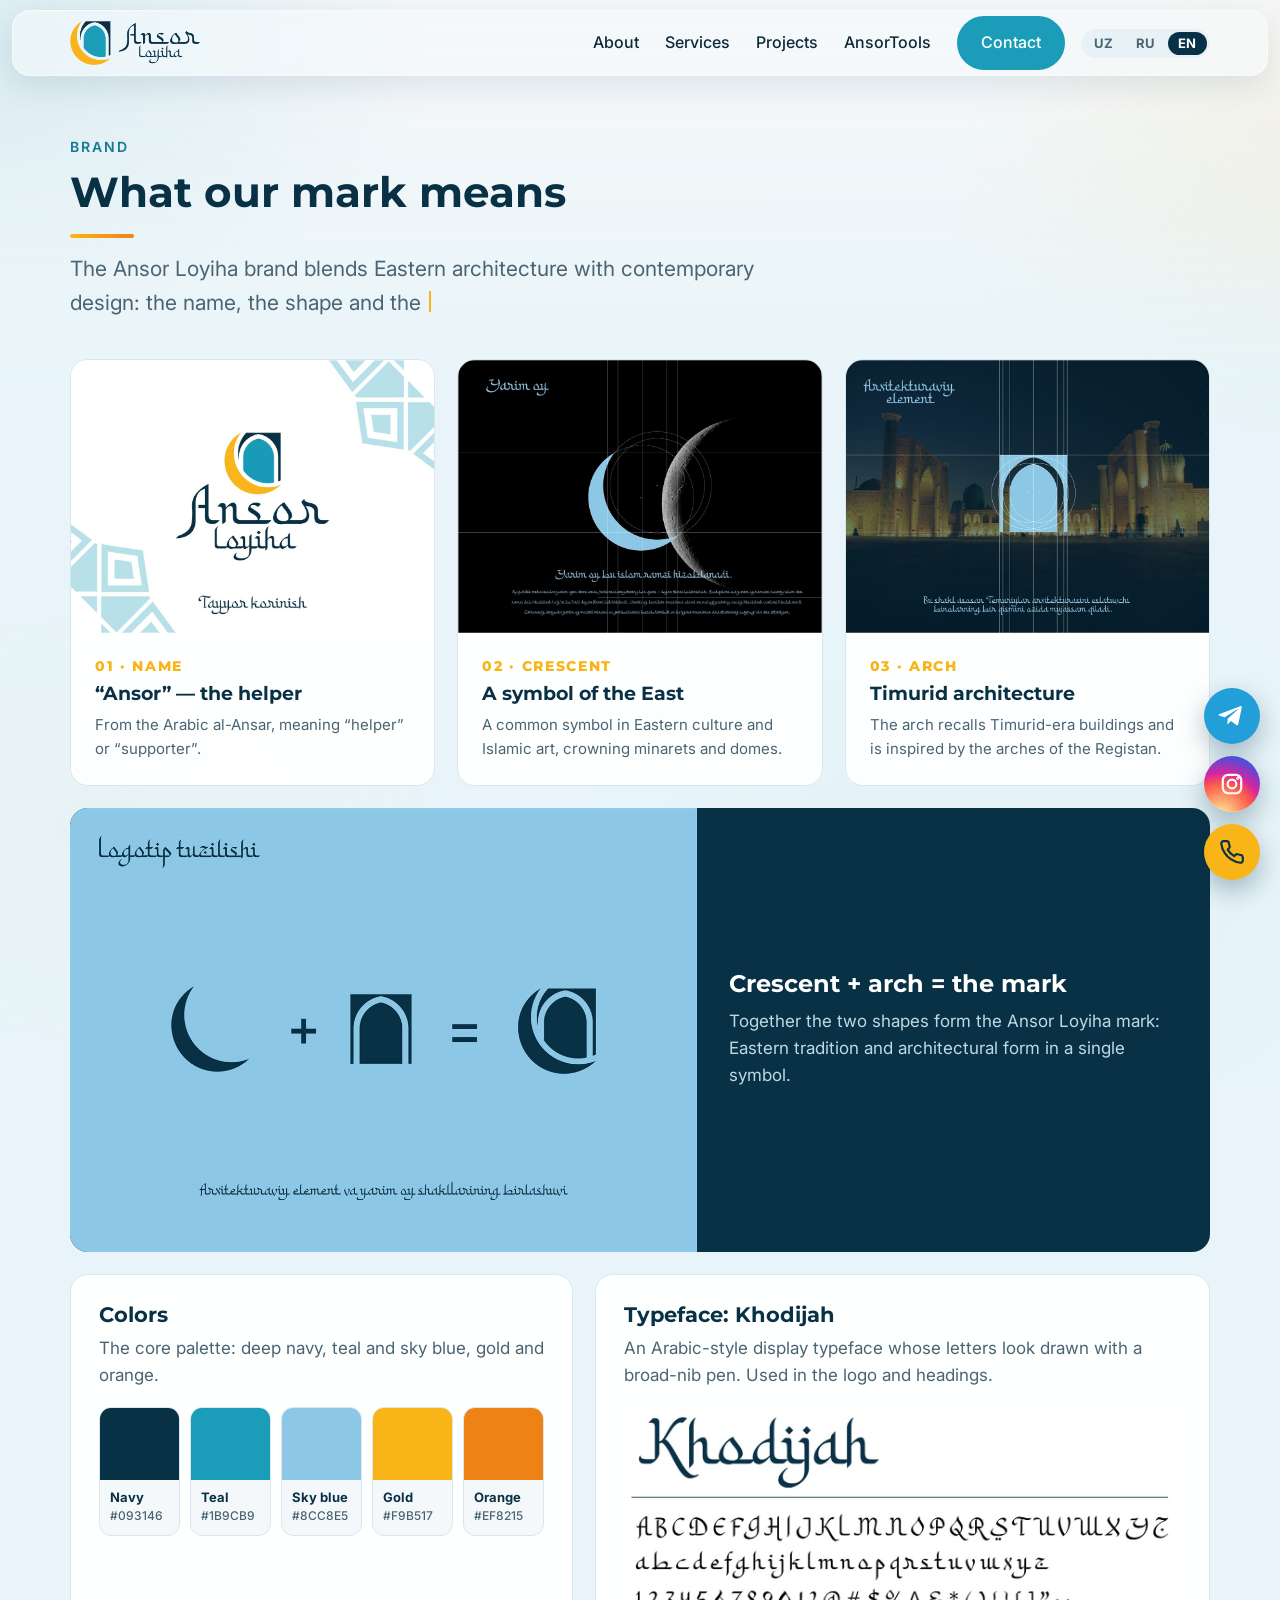
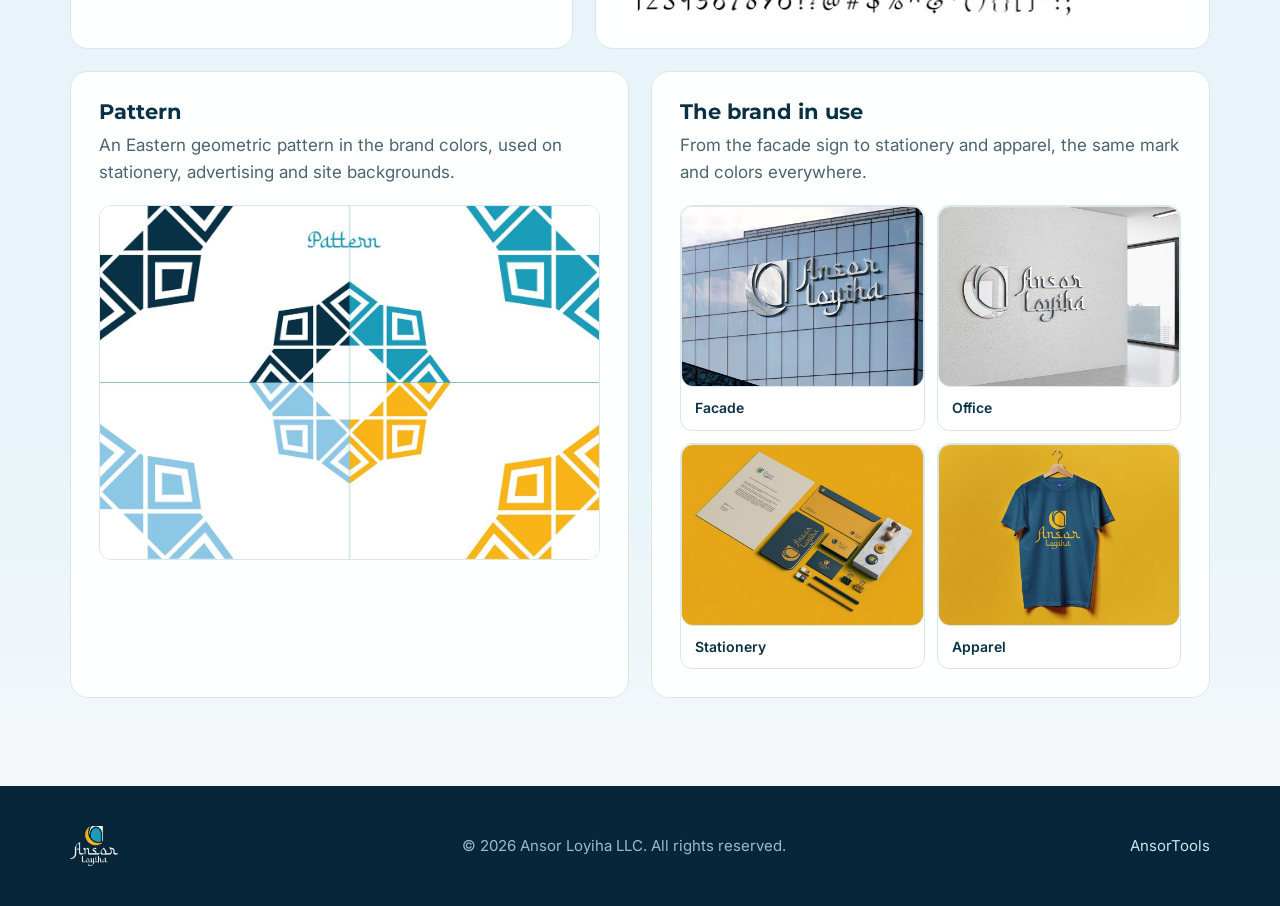
<file: en/brend.html>
<!doctype html>
<html lang="en">
<head>
<meta charset="utf-8">
<meta name="viewport" content="width=device-width, initial-scale=1">
<title>Our brand | Ansor Loyiha</title>
<meta name="description" content="The Ansor Loyiha brand: meaning of the name, the crescent-and-arch mark, colours, the Khodijah typeface, pattern and mock-ups.">
<meta name="keywords" content="Ansor Loyiha, architectural design Uzbekistan, architecture studio, 3D visualization, facade design, master plan, landscaping, ShNQ, working drawings">
<link rel="canonical" href="https://saidmubin2105.github.io/en/brend.html">
<link rel="alternate" hreflang="uz" href="https://saidmubin2105.github.io/brend.html">
<link rel="alternate" hreflang="ru" href="https://saidmubin2105.github.io/ru/brend.html">
<link rel="alternate" hreflang="en" href="https://saidmubin2105.github.io/en/brend.html">
<link rel="alternate" hreflang="x-default" href="https://saidmubin2105.github.io/brend.html">
<meta name="robots" content="index,follow">
<meta property="og:type" content="website">
<meta property="og:site_name" content="Ansor Loyiha">
<meta property="og:title" content="Our brand | Ansor Loyiha">
<meta property="og:description" content="The Ansor Loyiha brand: meaning of the name, the crescent-and-arch mark, colours, the Khodijah typeface, pattern and mock-ups.">
<meta property="og:url" content="https://saidmubin2105.github.io/en/brend.html">
<meta property="og:image" content="https://saidmubin2105.github.io/assets/img/belgi-512.png">
<meta property="og:locale" content="en_US">
<meta name="theme-color" content="#093146">
<link rel="icon" type="image/png" sizes="32x32" href="/assets/img/belgi-32.png">
<link rel="apple-touch-icon" href="/assets/img/belgi-180.png">
<link rel="preconnect" href="https://fonts.googleapis.com"><link rel="preconnect" href="https://fonts.gstatic.com" crossorigin>
<link rel="stylesheet" href="https://fonts.googleapis.com/css2?family=Montserrat:wght@600;700;800&family=Inter:wght@400;500;600&display=swap">
<link rel="stylesheet" href="/assets/style.css">
</head>
<body>
<header class="top">
  <div class="wrap">
    <a class="logo" href="/en/" aria-label="Ansor Loyiha — home"><img src="/assets/img/logo_480.png" alt="Ansor Loyiha" width="480" height="164"></a>
    <nav class="nav">
      <a href="/en/#haqida">About</a>
      <a href="/en/#xizmatlar">Services</a>
      <a href="/en/#loyihalar">Projects</a>
      <a href="/en/ansortools.html">AnsorTools</a>
      <a class="btn" href="/en/#aloqa">Contact</a>
    </nav>
    <div class="lang"><a href="/brend.html" hreflang="uz">UZ</a><a href="/ru/brend.html" hreflang="ru">RU</a><a href="/en/brend.html" aria-current="true" hreflang="en">EN</a></div>
    <button class="menu-btn" aria-label="Menu" onclick="document.querySelector('.nav').classList.toggle('open')">&#9776;</button>
  </div>
</header>

<main>
<section id="brend">
  <div class="wrap">
    <div class="sec-head">
      <p class="eyebrow">Brand</p>
      <h2>What our mark means</h2>
      <p class="lead" style="margin-top:14px">The Ansor Loyiha brand blends Eastern architecture with contemporary design: the name, the shape and the colors each carry a meaning.</p>
    </div>
    <p class="swipe-hint">Swipe</p>
    <div class="br-story">
      <article class="br-card">
        <img src="/assets/img/brend/logotip.jpg" alt="Ansor Loyiha logo: crescent, arch and the “Ansor Loyiha” wordmark" width="1200" height="849" loading="lazy">
        <div class="br-tx"><span class="br-num">01 · NAME</span><h3>“Ansor” — the helper</h3><p>From the Arabic al-Ansar, meaning “helper” or “supporter”.</p></div>
      </article>
      <article class="br-card">
        <img src="/assets/img/brend/yarim-oy.jpg" alt="The crescent symbol and its construction" width="1200" height="849" loading="lazy">
        <div class="br-tx"><span class="br-num">02 · CRESCENT</span><h3>A symbol of the East</h3><p>A common symbol in Eastern culture and Islamic art, crowning minarets and domes.</p></div>
      </article>
      <article class="br-card">
        <img src="/assets/img/brend/ravoq.jpg" alt="The mark’s arch against the arches of the Registan" width="1200" height="849" loading="lazy">
        <div class="br-tx"><span class="br-num">03 · ARCH</span><h3>Timurid architecture</h3><p>The arch recalls Timurid-era buildings and is inspired by the arches of the Registan.</p></div>
      </article>
    </div>
    <div class="br-formula">
      <img src="/assets/img/brend/belgi-tuzilishi.jpg" alt="How the mark is built: a crescent and an arch combine into the Ansor Loyiha mark" width="1200" height="849" loading="lazy">
      <div><h3>Crescent + arch = the mark</h3><p>Together the two shapes form the Ansor Loyiha mark: Eastern tradition and architectural form in a single symbol.</p></div>
    </div>
    <div class="br-row">
      <div class="br-box">
        <h3>Colors</h3>
        <p>The core palette: deep navy, teal and sky blue, gold and orange.</p>
        <div class="br-sw">
          <div><i style="background:#093146"></i><b>Navy</b><code>#093146</code></div>
          <div><i style="background:#1B9CB9"></i><b>Teal</b><code>#1B9CB9</code></div>
          <div><i style="background:#8CC8E5"></i><b>Sky blue</b><code>#8CC8E5</code></div>
          <div><i style="background:#F9B517"></i><b>Gold</b><code>#F9B517</code></div>
          <div><i style="background:#EF8215"></i><b>Orange</b><code>#EF8215</code></div>
        </div>
      </div>
      <div class="br-box">
        <h3>Typeface: Khodijah</h3>
        <p>An Arabic-style display typeface whose letters look drawn with a broad-nib pen. Used in the logo and headings.</p>
        <img src="/assets/img/brend/shrift.jpg" alt="The Khodijah typeface: name, upper and lower case, numerals" width="1200" height="459" loading="lazy">
      </div>
    </div>
    <div class="br-two">
      <div class="br-box">
        <h3>Pattern</h3>
        <p>An Eastern geometric pattern in the brand colors, used on stationery, advertising and site backgrounds.</p>
        <img src="/assets/img/brend/naqsh.jpg" alt="Ansor Loyiha geometric pattern in the brand colors" width="1200" height="849" loading="lazy">
      </div>
      <div class="br-box">
        <h3>The brand in use</h3>
        <p>From the facade sign to stationery and apparel, the same mark and colors everywhere.</p>
        <div class="br-mock">
          <figure><img src="/assets/img/brend/maket-fasad.jpg" alt="Ansor Loyiha lettering on a glass facade" width="900" height="636" loading="lazy"><figcaption>Facade</figcaption></figure>
          <figure><img src="/assets/img/brend/maket-ofis.jpg" alt="Ansor Loyiha mark on an office wall" width="900" height="637" loading="lazy"><figcaption>Office</figcaption></figure>
          <figure><img src="/assets/img/brend/maket-blanklar.jpg" alt="Ansor Loyiha stationery set: letterhead, envelope, business card, stamp" width="900" height="636" loading="lazy"><figcaption>Stationery</figcaption></figure>
          <figure><img src="/assets/img/brend/maket-futbolka.jpg" alt="T-shirt with the Ansor Loyiha mark" width="900" height="636" loading="lazy"><figcaption>Apparel</figcaption></figure>
        </div>
      </div>
    </div>
  </div>
</section>
</main>

<footer>
  <div class="wrap">
    <img src="/assets/img/logo_oq.png" alt="Ansor Loyiha" width="48" height="40" style="height:40px;width:auto">
    <span>© 2026 Ansor Loyiha LLC. All rights reserved.</span>
    <a href="/en/ansortools.html">AnsorTools</a>
  </div>
</footer>
<script src="/assets/sayt.js" defer></script>
<div class="fab"><a class="f-tg" href="https://t.me/ANSOR_LOYIHA_ADMIN" target="_blank" rel="noopener" aria-label="Message us on Telegram" title="Message us on Telegram"><svg viewBox="0 0 24 24" aria-hidden="true"><path d="M21.9 4.3 18.7 19.5c-.2 1.1-.9 1.3-1.8.8l-4.9-3.6-2.4 2.3c-.3.3-.5.5-1 .5l.3-5 9.2-8.3c.4-.4-.1-.6-.6-.2L6.2 13.2 1.3 11.7c-1-.3-1.1-1 .2-1.5L20.5 2.9c.9-.3 1.7.2 1.4 1.4z"/></svg></a><a class="f-ig" href="https://instagram.com/ansor_loyiha" target="_blank" rel="noopener" aria-label="Instagram" title="Instagram: @ansor_loyiha"><svg viewBox="0 0 24 24" aria-hidden="true"><rect x="3.5" y="3.5" width="17" height="17" rx="5"/><circle cx="12" cy="12" r="4"/><circle cx="17.3" cy="6.7" r=".5"/></svg></a><a class="f-tel" href="tel:+998906023769" aria-label="Call us" title="Call us: +998 90 602 37 69"><svg viewBox="0 0 24 24" aria-hidden="true"><path d="M22 16.9v3a2 2 0 0 1-2.2 2 19.8 19.8 0 0 1-8.6-3.1 19.5 19.5 0 0 1-6-6A19.8 19.8 0 0 1 2.1 4.2 2 2 0 0 1 4.1 2h3a2 2 0 0 1 2 1.7c.1.9.4 1.8.7 2.7a2 2 0 0 1-.5 2.1L8 9.8a16 16 0 0 0 6 6l1.3-1.3a2 2 0 0 1 2.1-.4c.9.3 1.8.6 2.7.7a2 2 0 0 1 1.7 2z"/></svg></a></div>
</body>
</html>
</file>
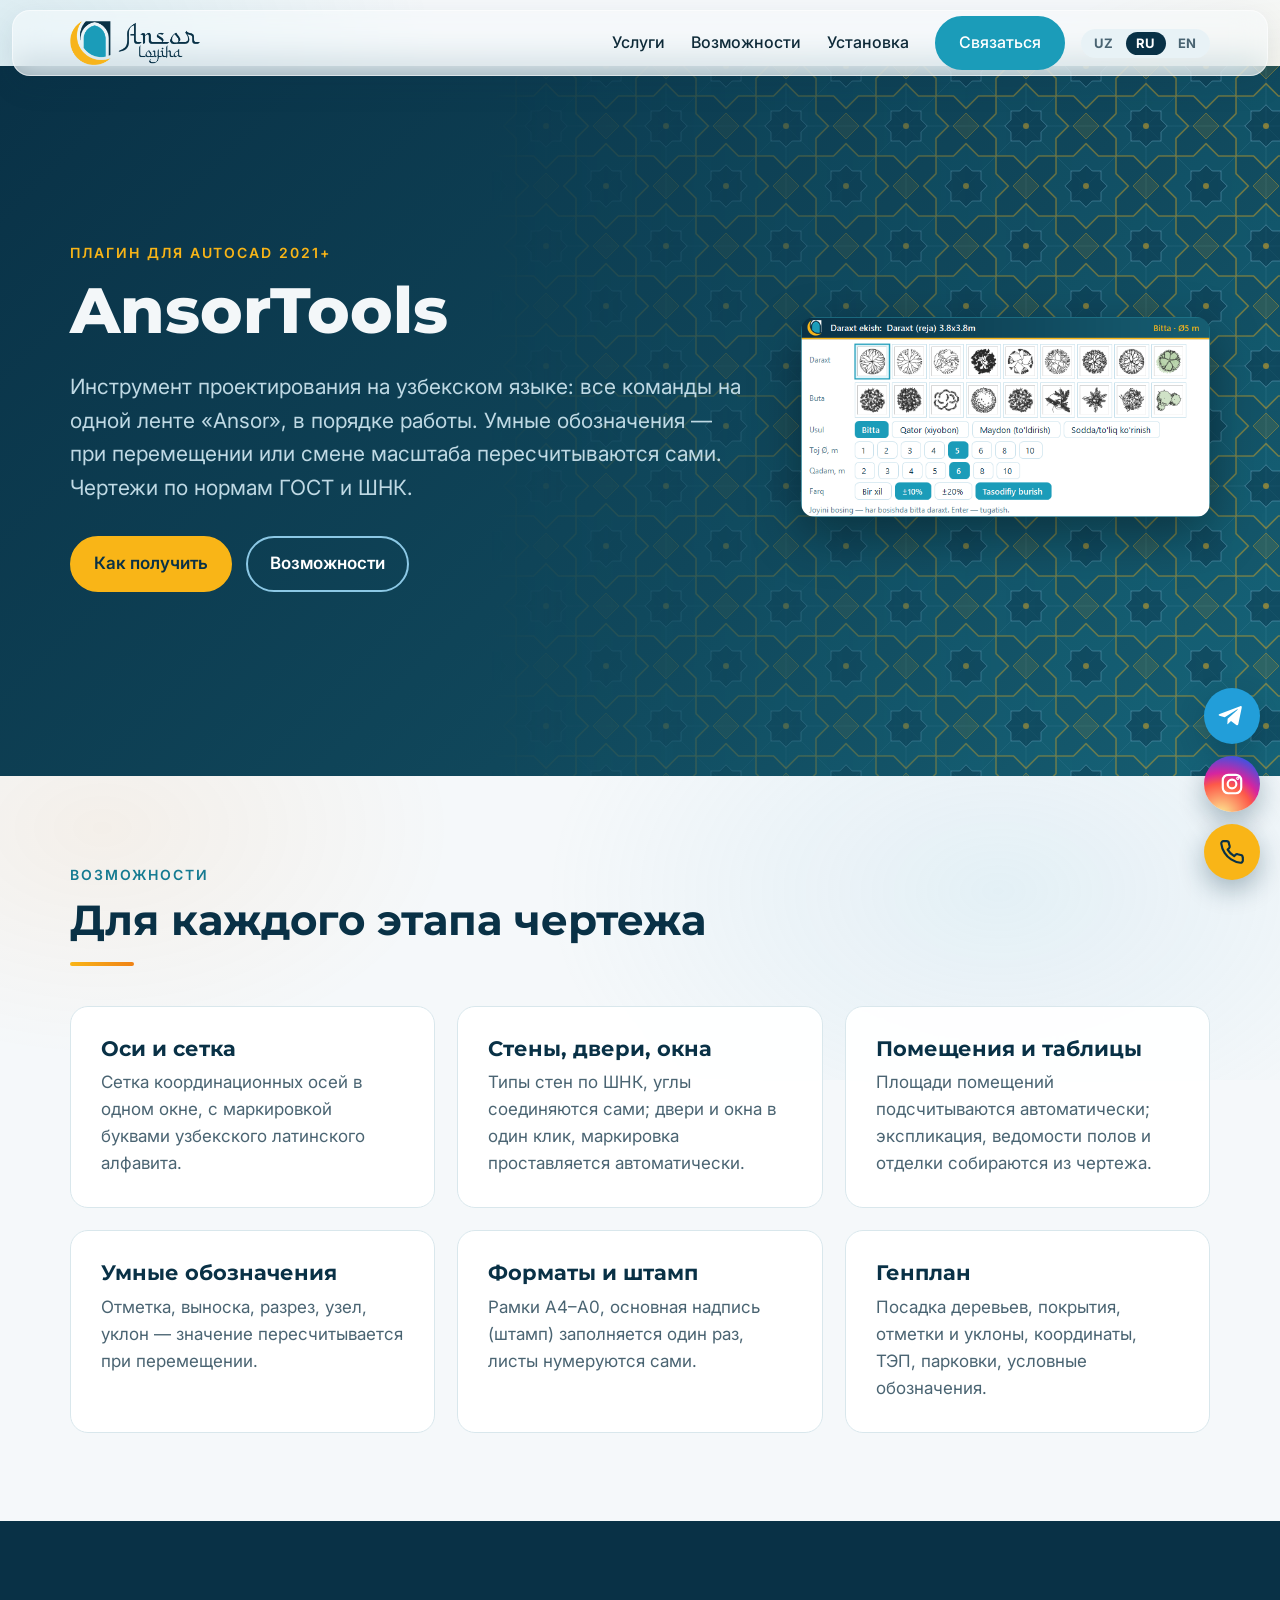
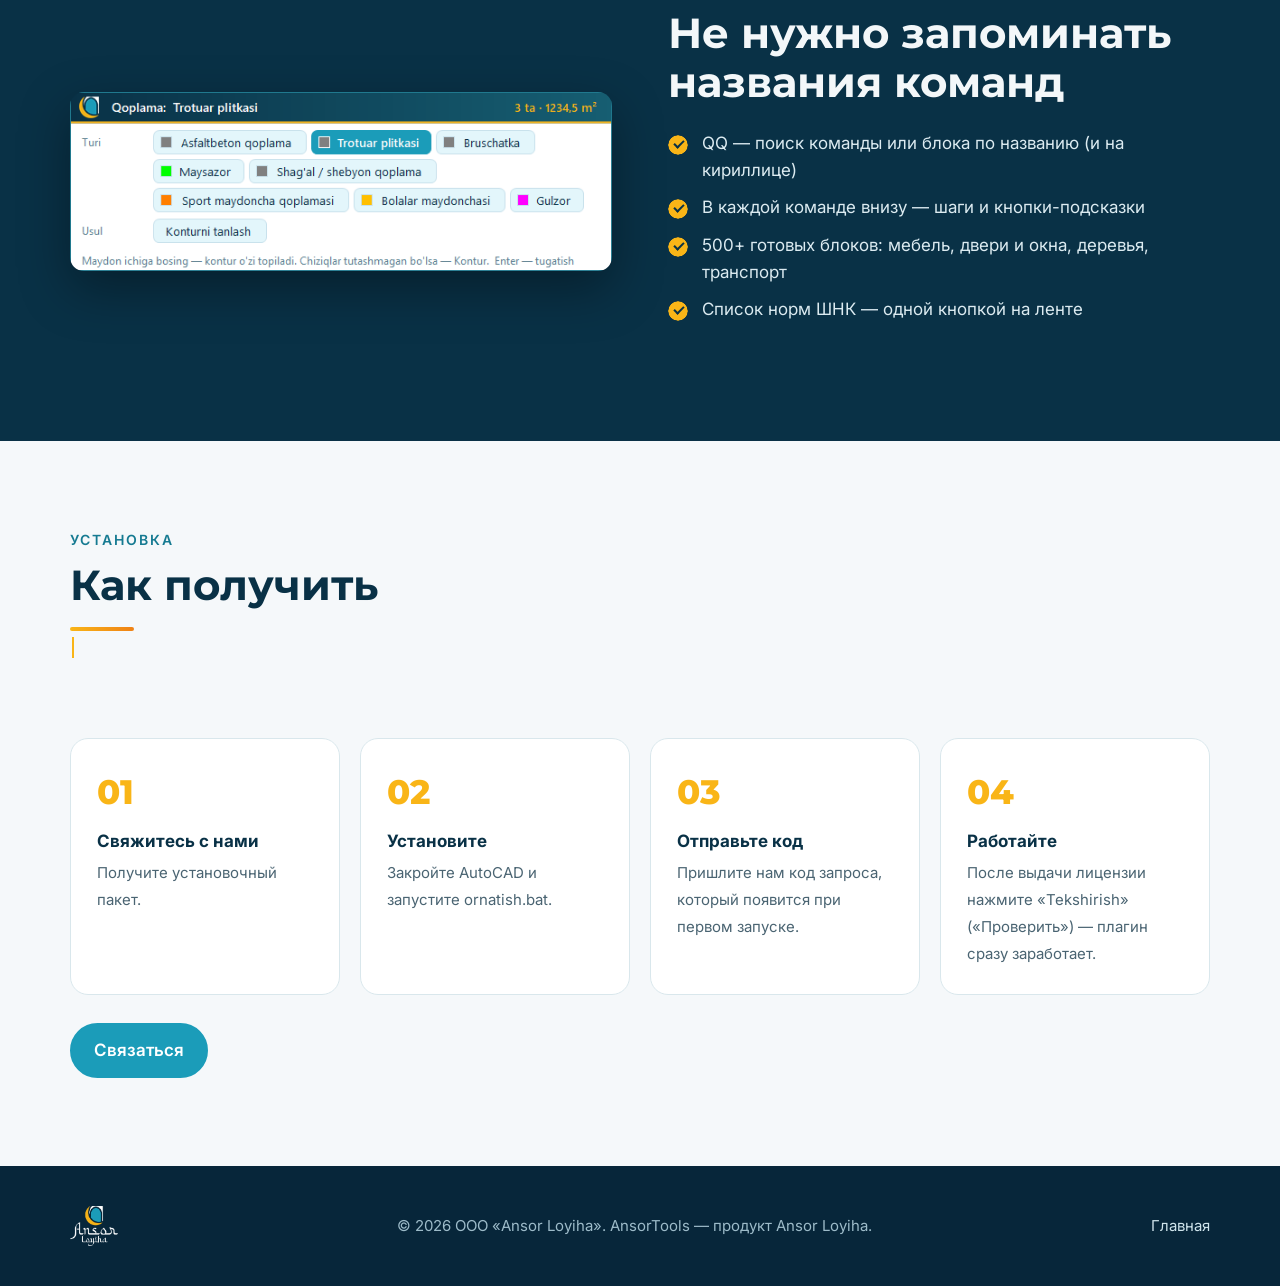
<file: ru/ansortools.html>
<!doctype html>
<html lang="ru">
<head>
<meta charset="utf-8">
<meta name="viewport" content="width=device-width, initial-scale=1">
<title>AnsorTools — плагин для AutoCAD на узбекском языке | Ansor Loyiha</title>
<meta name="description" content="AnsorTools — плагин для AutoCAD 2021+ на узбекском: стены, окна и двери, экспликации и ведомости, генплан с ТЭП, 500+ блоков, нормы ШНК.">
<meta name="keywords" content="AnsorTools, плагин AutoCAD, AutoCAD Узбекистан, экспликация, генплан AutoCAD, ШНК, архитектурные чертежи">
<link rel="canonical" href="https://saidmubin2105.github.io/ru/ansortools.html">
<link rel="alternate" hreflang="uz" href="https://saidmubin2105.github.io/ansortools.html">
<link rel="alternate" hreflang="ru" href="https://saidmubin2105.github.io/ru/ansortools.html">
<link rel="alternate" hreflang="en" href="https://saidmubin2105.github.io/en/ansortools.html">
<link rel="alternate" hreflang="x-default" href="https://saidmubin2105.github.io/ansortools.html">
<meta name="robots" content="index,follow">
<meta property="og:type" content="product">
<meta property="og:site_name" content="Ansor Loyiha">
<meta property="og:title" content="AnsorTools — плагин для AutoCAD на узбекском языке">
<meta property="og:description" content="Стены, двери и окна, помещения, таблицы и генплан — в один клик. По нормам ГОСТ и ШНК.">
<meta property="og:url" content="https://saidmubin2105.github.io/ru/ansortools.html">
<meta property="og:image" content="https://saidmubin2105.github.io/assets/img/daraxt.png">
<meta property="og:locale" content="ru_RU">
<meta name="theme-color" content="#093146">
<link rel="icon" type="image/png" sizes="32x32" href="/assets/img/belgi-32.png">
<link rel="apple-touch-icon" href="/assets/img/belgi-180.png">
<link rel="preconnect" href="https://fonts.googleapis.com"><link rel="preconnect" href="https://fonts.gstatic.com" crossorigin>
<link rel="stylesheet" href="https://fonts.googleapis.com/css2?family=Montserrat:wght@600;700;800&family=Inter:wght@400;500;600&display=swap">
<link rel="stylesheet" href="/assets/style.css">
<script type="application/ld+json">
{"@context":"https://schema.org","@type":"SoftwareApplication","name":"AnsorTools","applicationCategory":"DesignApplication","operatingSystem":"Windows (AutoCAD 2021+)","inLanguage":"uz","url":"https://saidmubin2105.github.io/ru/ansortools.html","publisher":{"@type":"Organization","name":"Ansor Loyiha","legalName":"\"Ansor Loyiha\" MChJ","url":"https://saidmubin2105.github.io/"},"description":"Плагин для AutoCAD на узбекском языке: стены, двери и окна, помещения, таблицы, генплан и 500+ блоков."}
</script>
</head>
<body>
<header class="top">
  <div class="wrap">
    <a class="logo" href="/ru/" aria-label="Ansor Loyiha — главная"><img src="/assets/img/logo_480.png" alt="Ansor Loyiha" width="480" height="164"></a>
    <nav class="nav">
      <a href="/ru/#xizmatlar">Услуги</a>
      <a href="#imkoniyatlar">Возможности</a>
      <a href="#ornatish">Установка</a>
      <a class="btn" href="/ru/#aloqa">Связаться</a>
    </nav>
    <div class="lang"><a href="/ansortools.html" hreflang="uz">UZ</a><a href="/ru/ansortools.html" aria-current="true" hreflang="ru">RU</a><a href="/en/ansortools.html" hreflang="en">EN</a></div>
    <button class="menu-btn" aria-label="Меню" onclick="document.querySelector('.nav').classList.toggle('open')">&#9776;</button>
  </div>
</header>

<main>
<section class="hero">
  <div class="wrap">
    <div>
      <p class="eyebrow">Плагин для AutoCAD 2021+</p>
      <h1>AnsorTools</h1>
      <p class="lead">Инструмент проектирования на узбекском языке: все команды на одной ленте «Ansor», в порядке работы. Умные обозначения — при перемещении или смене масштаба пересчитываются сами. Чертежи по нормам ГОСТ и ШНК.</p>
      <div class="cta">
        <a class="btn gold" href="#ornatish">Как получить</a>
        <a class="btn ghost" href="#imkoniyatlar">Возможности</a>
      </div>
    </div>
    <img class="shot" src="/assets/img/daraxt.png" alt="Панель посадки деревьев AnsorTools: породы деревьев и кустарников, диаметр кроны, шаг" width="640" height="312">
  </div>
</section>

<section id="imkoniyatlar">
  <div class="wrap">
    <div class="sec-head">
      <p class="eyebrow">Возможности</p>
      <h2>Для каждого этапа чертежа</h2>
    </div>
    <div class="grid g3">
      <article class="card"><h3>Оси и сетка</h3><p>Сетка координационных осей в одном окне, с маркировкой буквами узбекского латинского алфавита.</p></article>
      <article class="card"><h3>Стены, двери, окна</h3><p>Типы стен по ШНК, углы соединяются сами; двери и окна в один клик, маркировка проставляется автоматически.</p></article>
      <article class="card"><h3>Помещения и таблицы</h3><p>Площади помещений подсчитываются автоматически; экспликация, ведомости полов и отделки собираются из чертежа.</p></article>
      <article class="card"><h3>Умные обозначения</h3><p>Отметка, выноска, разрез, узел, уклон — значение пересчитывается при перемещении.</p></article>
      <article class="card"><h3>Форматы и штамп</h3><p>Рамки A4–A0, основная надпись (штамп) заполняется один раз, листы нумеруются сами.</p></article>
      <article class="card"><h3>Генплан</h3><p>Посадка деревьев, покрытия, отметки и уклоны, координаты, ТЭП, парковки, условные обозначения.</p></article>
    </div>
  </div>
</section>

<section class="band">
  <div class="wrap split">
    <img class="shot" src="/assets/img/qoplama.png" alt="Панель покрытий AnsorTools: асфальт, тротуарная плитка, брусчатка, газон" width="600" height="198" loading="lazy">
    <div>
      <h2>Не нужно запоминать названия команд</h2>
      <ul class="ticks">
        <li>QQ — поиск команды или блока по названию (и на кириллице)</li>
        <li>В каждой команде внизу — шаги и кнопки-подсказки</li>
        <li>500+ готовых блоков: мебель, двери и окна, деревья, транспорт</li>
        <li>Список норм ШНК — одной кнопкой на ленте</li>
      </ul>
    </div>
  </div>
</section>

<section id="ornatish">
  <div class="wrap">
    <div class="sec-head">
      <p class="eyebrow">Установка</p>
      <h2>Как получить</h2>
      <p class="lead">AnsorTools работает по лицензии — она выдаётся отдельно на каждый компьютер. Обновления приходят через интернет автоматически.</p>
    </div>
    <ol class="steps">
      <li><b>Свяжитесь с нами</b><span>Получите установочный пакет.</span></li>
      <li><b>Установите</b><span>Закройте AutoCAD и запустите ornatish.bat.</span></li>
      <li><b>Отправьте код</b><span>Пришлите нам код запроса, который появится при первом запуске.</span></li>
      <li><b>Работайте</b><span>После выдачи лицензии нажмите «Tekshirish» («Проверить») — плагин сразу заработает.</span></li>
    </ol>
    <p style="margin-top:28px"><a class="btn" href="/ru/#aloqa">Связаться</a></p>
  </div>
</section>
</main>

<footer>
  <div class="wrap">
    <img src="/assets/img/logo_oq.png" alt="Ansor Loyiha" width="48" height="40" style="height:40px;width:auto">
    <span>© 2026 ООО «Ansor Loyiha». AnsorTools — продукт Ansor Loyiha.</span>
    <a href="/ru/">Главная</a>
  </div>
</footer>
<script src="/assets/sayt.js" defer></script>
<div class="fab"><a class="f-tg" href="https://t.me/ANSOR_LOYIHA_ADMIN" target="_blank" rel="noopener" aria-label="Написать в Telegram" title="Написать в Telegram"><svg viewBox="0 0 24 24" aria-hidden="true"><path d="M21.9 4.3 18.7 19.5c-.2 1.1-.9 1.3-1.8.8l-4.9-3.6-2.4 2.3c-.3.3-.5.5-1 .5l.3-5 9.2-8.3c.4-.4-.1-.6-.6-.2L6.2 13.2 1.3 11.7c-1-.3-1.1-1 .2-1.5L20.5 2.9c.9-.3 1.7.2 1.4 1.4z"/></svg></a><a class="f-ig" href="https://instagram.com/ansor_loyiha" target="_blank" rel="noopener" aria-label="Instagram" title="Instagram: @ansor_loyiha"><svg viewBox="0 0 24 24" aria-hidden="true"><rect x="3.5" y="3.5" width="17" height="17" rx="5"/><circle cx="12" cy="12" r="4"/><circle cx="17.3" cy="6.7" r=".5"/></svg></a><a class="f-tel" href="tel:+998906023769" aria-label="Позвонить" title="Позвонить: +998 90 602 37 69"><svg viewBox="0 0 24 24" aria-hidden="true"><path d="M22 16.9v3a2 2 0 0 1-2.2 2 19.8 19.8 0 0 1-8.6-3.1 19.5 19.5 0 0 1-6-6A19.8 19.8 0 0 1 2.1 4.2 2 2 0 0 1 4.1 2h3a2 2 0 0 1 2 1.7c.1.9.4 1.8.7 2.7a2 2 0 0 1-.5 2.1L8 9.8a16 16 0 0 0 6 6l1.3-1.3a2 2 0 0 1 2.1-.4c.9.3 1.8.6 2.7.7a2 2 0 0 1 1.7 2z"/></svg></a></div>
</body>
</html>
</file>
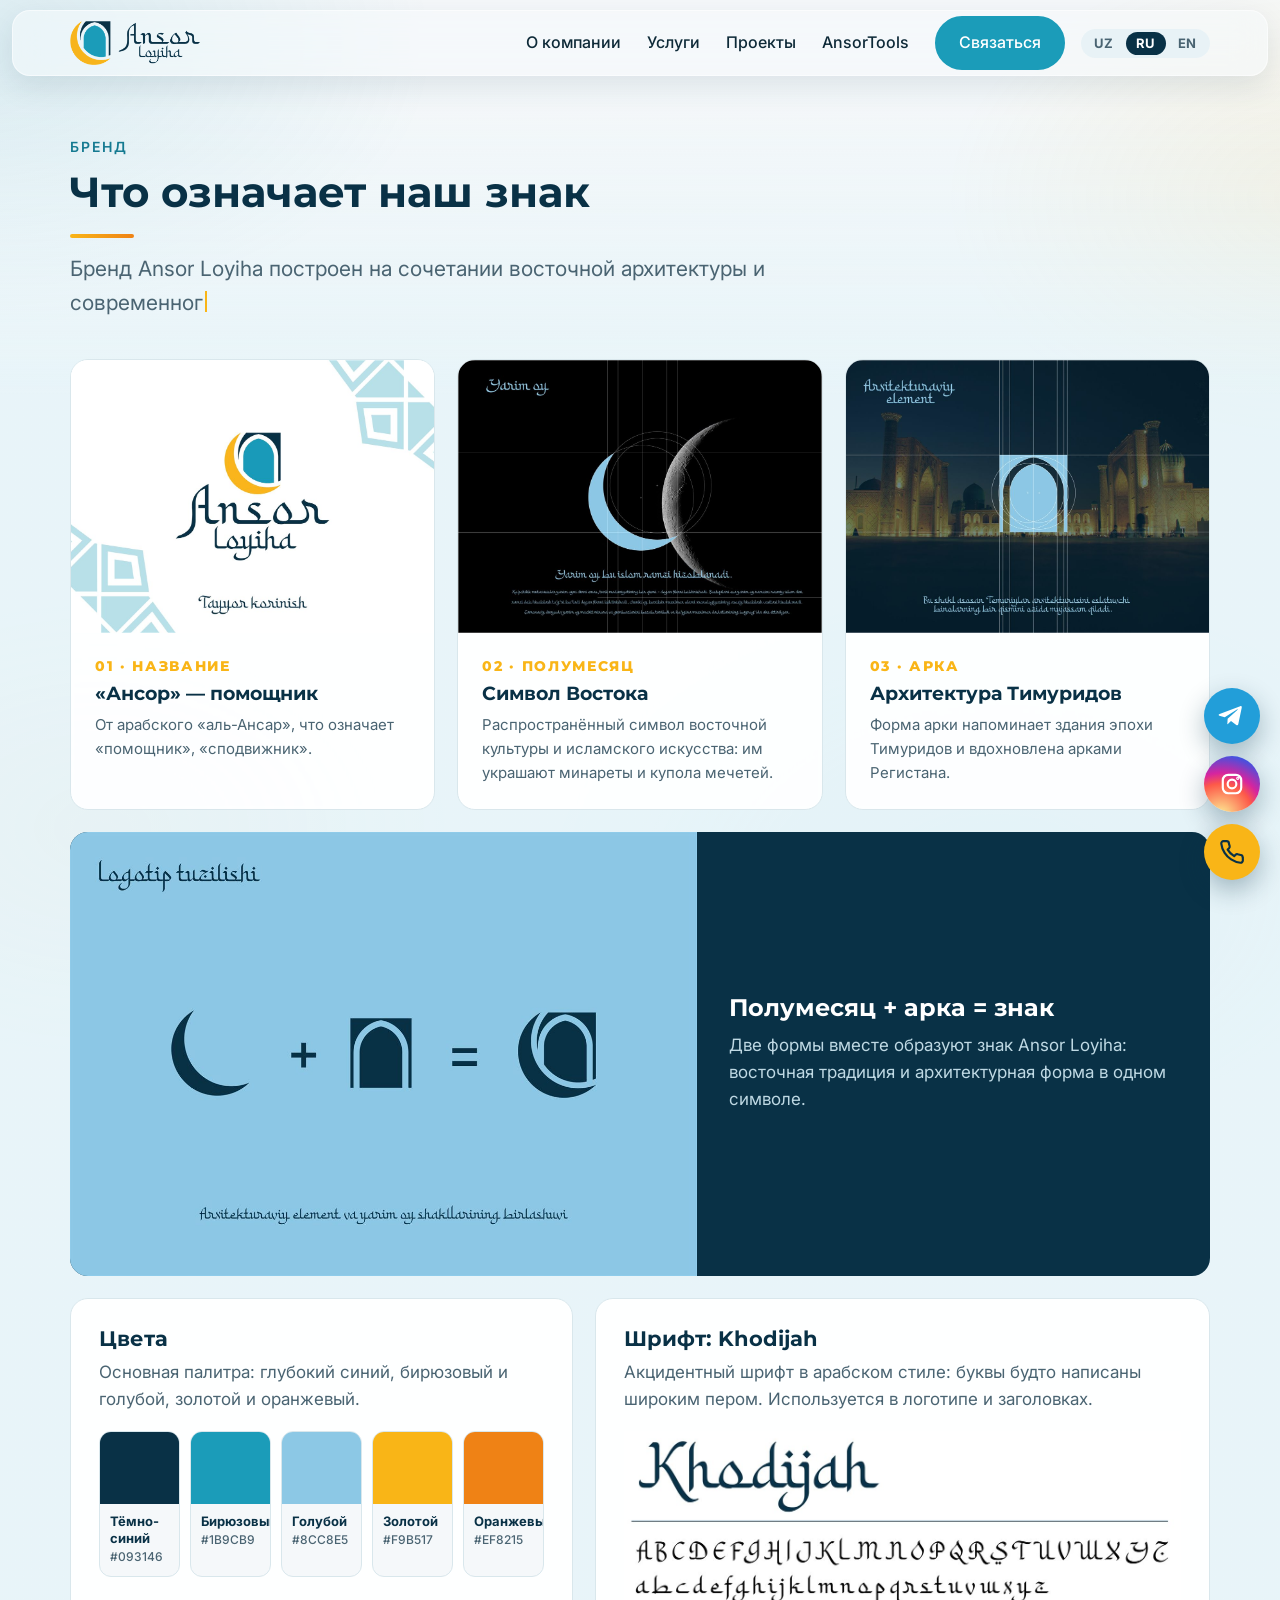
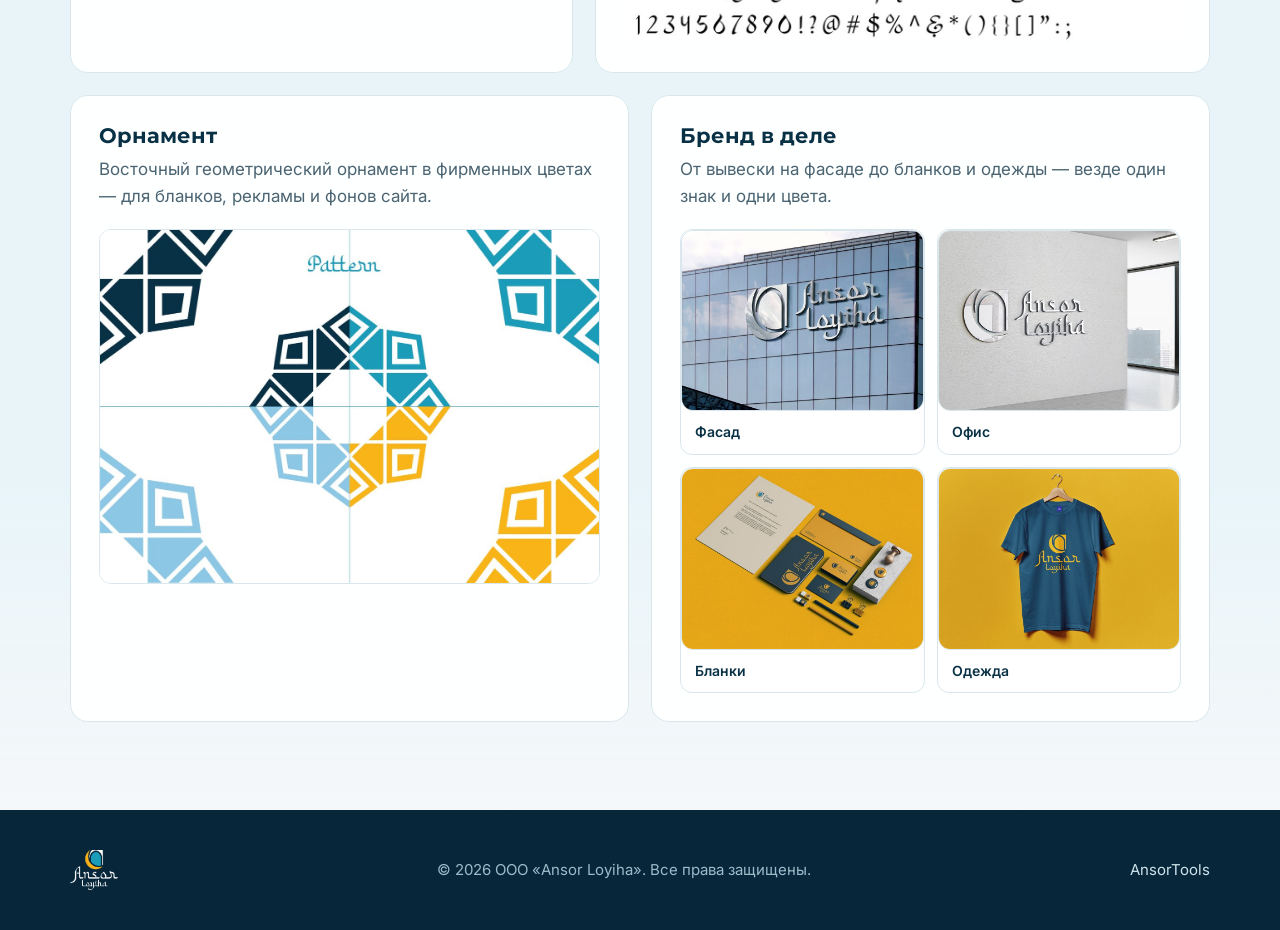
<file: ru/brend.html>
<!doctype html>
<html lang="ru">
<head>
<meta charset="utf-8">
<meta name="viewport" content="width=device-width, initial-scale=1">
<title>Наш бренд | Ansor Loyiha</title>
<meta name="description" content="Бренд Ansor Loyiha: значение имени, знак полумесяца и арки, цвета, шрифт Khodijah, орнамент и макеты.">
<meta name="keywords" content="Ansor Loyiha, архитектурное проектирование, проектное бюро Узбекистан, 3D визуализация, проект фасада, генплан, благоустройство, ШНК, рабочие чертежи">
<link rel="canonical" href="https://saidmubin2105.github.io/ru/brend.html">
<link rel="alternate" hreflang="uz" href="https://saidmubin2105.github.io/brend.html">
<link rel="alternate" hreflang="ru" href="https://saidmubin2105.github.io/ru/brend.html">
<link rel="alternate" hreflang="en" href="https://saidmubin2105.github.io/en/brend.html">
<link rel="alternate" hreflang="x-default" href="https://saidmubin2105.github.io/brend.html">
<meta name="robots" content="index,follow">
<meta property="og:type" content="website">
<meta property="og:site_name" content="Ansor Loyiha">
<meta property="og:title" content="Наш бренд | Ansor Loyiha">
<meta property="og:description" content="Бренд Ansor Loyiha: значение имени, знак полумесяца и арки, цвета, шрифт Khodijah, орнамент и макеты.">
<meta property="og:url" content="https://saidmubin2105.github.io/ru/brend.html">
<meta property="og:image" content="https://saidmubin2105.github.io/assets/img/belgi-512.png">
<meta property="og:locale" content="ru_RU">
<meta name="theme-color" content="#093146">
<link rel="icon" type="image/png" sizes="32x32" href="/assets/img/belgi-32.png">
<link rel="apple-touch-icon" href="/assets/img/belgi-180.png">
<link rel="preconnect" href="https://fonts.googleapis.com"><link rel="preconnect" href="https://fonts.gstatic.com" crossorigin>
<link rel="stylesheet" href="https://fonts.googleapis.com/css2?family=Montserrat:wght@600;700;800&family=Inter:wght@400;500;600&display=swap">
<link rel="stylesheet" href="/assets/style.css">
</head>
<body>
<header class="top">
  <div class="wrap">
    <a class="logo" href="/ru/" aria-label="Ansor Loyiha — главная"><img src="/assets/img/logo_480.png" alt="Ansor Loyiha" width="480" height="164"></a>
    <nav class="nav">
      <a href="/ru/#haqida">О компании</a>
      <a href="/ru/#xizmatlar">Услуги</a>
      <a href="/ru/#loyihalar">Проекты</a>
      <a href="/ru/ansortools.html">AnsorTools</a>
      <a class="btn" href="/ru/#aloqa">Связаться</a>
    </nav>
    <div class="lang"><a href="/brend.html" hreflang="uz">UZ</a><a href="/ru/brend.html" aria-current="true" hreflang="ru">RU</a><a href="/en/brend.html" hreflang="en">EN</a></div>
    <button class="menu-btn" aria-label="Меню" onclick="document.querySelector('.nav').classList.toggle('open')">&#9776;</button>
  </div>
</header>

<main>
<section id="brend">
  <div class="wrap">
    <div class="sec-head">
      <p class="eyebrow">Бренд</p>
      <h2>Что означает наш знак</h2>
      <p class="lead" style="margin-top:14px">Бренд Ansor Loyiha построен на сочетании восточной архитектуры и современного дизайна: у названия, формы и цветов есть свой смысл.</p>
    </div>
    <p class="swipe-hint">Листайте</p>
    <div class="br-story">
      <article class="br-card">
        <img src="/assets/img/brend/logotip.jpg" alt="Логотип Ansor Loyiha: полумесяц, арка и надпись «Ansor Loyiha»" width="1200" height="849" loading="lazy">
        <div class="br-tx"><span class="br-num">01 · НАЗВАНИЕ</span><h3>«Ансор» — помощник</h3><p>От арабского «аль-Ансар», что означает «помощник», «сподвижник».</p></div>
      </article>
      <article class="br-card">
        <img src="/assets/img/brend/yarim-oy.jpg" alt="Символ полумесяца и его построение" width="1200" height="849" loading="lazy">
        <div class="br-tx"><span class="br-num">02 · ПОЛУМЕСЯЦ</span><h3>Символ Востока</h3><p>Распространённый символ восточной культуры и исламского искусства: им украшают минареты и купола мечетей.</p></div>
      </article>
      <article class="br-card">
        <img src="/assets/img/brend/ravoq.jpg" alt="Арка знака на фоне арок Регистана" width="1200" height="849" loading="lazy">
        <div class="br-tx"><span class="br-num">03 · АРКА</span><h3>Архитектура Тимуридов</h3><p>Форма арки напоминает здания эпохи Тимуридов и вдохновлена арками Регистана.</p></div>
      </article>
    </div>
    <div class="br-formula">
      <img src="/assets/img/brend/belgi-tuzilishi.jpg" alt="Построение знака: полумесяц и арка образуют знак Ansor Loyiha" width="1200" height="849" loading="lazy">
      <div><h3>Полумесяц + арка = знак</h3><p>Две формы вместе образуют знак Ansor Loyiha: восточная традиция и архитектурная форма в одном символе.</p></div>
    </div>
    <div class="br-row">
      <div class="br-box">
        <h3>Цвета</h3>
        <p>Основная палитра: глубокий синий, бирюзовый и голубой, золотой и оранжевый.</p>
        <div class="br-sw">
          <div><i style="background:#093146"></i><b>Тёмно-синий</b><code>#093146</code></div>
          <div><i style="background:#1B9CB9"></i><b>Бирюзовый</b><code>#1B9CB9</code></div>
          <div><i style="background:#8CC8E5"></i><b>Голубой</b><code>#8CC8E5</code></div>
          <div><i style="background:#F9B517"></i><b>Золотой</b><code>#F9B517</code></div>
          <div><i style="background:#EF8215"></i><b>Оранжевый</b><code>#EF8215</code></div>
        </div>
      </div>
      <div class="br-box">
        <h3>Шрифт: Khodijah</h3>
        <p>Акцидентный шрифт в арабском стиле: буквы будто написаны широким пером. Используется в логотипе и заголовках.</p>
        <img src="/assets/img/brend/shrift.jpg" alt="Шрифт Khodijah: название, прописные и строчные буквы, цифры" width="1200" height="459" loading="lazy">
      </div>
    </div>
    <div class="br-two">
      <div class="br-box">
        <h3>Орнамент</h3>
        <p>Восточный геометрический орнамент в фирменных цветах — для бланков, рекламы и фонов сайта.</p>
        <img src="/assets/img/brend/naqsh.jpg" alt="Геометрический орнамент Ansor Loyiha в фирменных цветах" width="1200" height="849" loading="lazy">
      </div>
      <div class="br-box">
        <h3>Бренд в деле</h3>
        <p>От вывески на фасаде до бланков и одежды — везде один знак и одни цвета.</p>
        <div class="br-mock">
          <figure><img src="/assets/img/brend/maket-fasad.jpg" alt="Надпись Ansor Loyiha на стеклянном фасаде" width="900" height="636" loading="lazy"><figcaption>Фасад</figcaption></figure>
          <figure><img src="/assets/img/brend/maket-ofis.jpg" alt="Знак Ansor Loyiha на стене офиса" width="900" height="637" loading="lazy"><figcaption>Офис</figcaption></figure>
          <figure><img src="/assets/img/brend/maket-blanklar.jpg" alt="Фирменные бланки Ansor Loyiha: письмо, конверт, визитка, печать" width="900" height="636" loading="lazy"><figcaption>Бланки</figcaption></figure>
          <figure><img src="/assets/img/brend/maket-futbolka.jpg" alt="Футболка со знаком Ansor Loyiha" width="900" height="636" loading="lazy"><figcaption>Одежда</figcaption></figure>
        </div>
      </div>
    </div>
  </div>
</section>
</main>

<footer>
  <div class="wrap">
    <img src="/assets/img/logo_oq.png" alt="Ansor Loyiha" width="48" height="40" style="height:40px;width:auto">
    <span>© 2026 ООО «Ansor Loyiha». Все права защищены.</span>
    <a href="/ru/ansortools.html">AnsorTools</a>
  </div>
</footer>
<script src="/assets/sayt.js" defer></script>
<div class="fab"><a class="f-tg" href="https://t.me/ANSOR_LOYIHA_ADMIN" target="_blank" rel="noopener" aria-label="Написать в Telegram" title="Написать в Telegram"><svg viewBox="0 0 24 24" aria-hidden="true"><path d="M21.9 4.3 18.7 19.5c-.2 1.1-.9 1.3-1.8.8l-4.9-3.6-2.4 2.3c-.3.3-.5.5-1 .5l.3-5 9.2-8.3c.4-.4-.1-.6-.6-.2L6.2 13.2 1.3 11.7c-1-.3-1.1-1 .2-1.5L20.5 2.9c.9-.3 1.7.2 1.4 1.4z"/></svg></a><a class="f-ig" href="https://instagram.com/ansor_loyiha" target="_blank" rel="noopener" aria-label="Instagram" title="Instagram: @ansor_loyiha"><svg viewBox="0 0 24 24" aria-hidden="true"><rect x="3.5" y="3.5" width="17" height="17" rx="5"/><circle cx="12" cy="12" r="4"/><circle cx="17.3" cy="6.7" r=".5"/></svg></a><a class="f-tel" href="tel:+998906023769" aria-label="Позвонить" title="Позвонить: +998 90 602 37 69"><svg viewBox="0 0 24 24" aria-hidden="true"><path d="M22 16.9v3a2 2 0 0 1-2.2 2 19.8 19.8 0 0 1-8.6-3.1 19.5 19.5 0 0 1-6-6A19.8 19.8 0 0 1 2.1 4.2 2 2 0 0 1 4.1 2h3a2 2 0 0 1 2 1.7c.1.9.4 1.8.7 2.7a2 2 0 0 1-.5 2.1L8 9.8a16 16 0 0 0 6 6l1.3-1.3a2 2 0 0 1 2.1-.4c.9.3 1.8.6 2.7.7a2 2 0 0 1 1.7 2z"/></svg></a></div>
</body>
</html>
</file>
<file: assets/style.css>
:root{
  --navy:#093146; --navy2:#10475B; --teal:#1B9CB9; --teal-d:#157A91; --sky:#8CC8E5;
  --gold:#F9B517; --orange:#EF8215; --bg:#F5F8FA; --card:#FFFFFF; --line:#D9E7EC;
  --text:#0E2A38; --muted:#4A6472; --r:18px;
}
*{box-sizing:border-box;margin:0;padding:0}
html{scroll-behavior:smooth}
body{font-family:Inter,system-ui,-apple-system,"Segoe UI",Arial,sans-serif;background:var(--bg);color:var(--text);line-height:1.6;font-size:17px}
img{max-width:100%;height:auto;display:block}
.hero .wrap>*,.split>*{min-width:0}
body{overflow-x:hidden}
a{color:var(--teal-d);text-decoration:none}
a:hover{text-decoration:underline}
h1,h2,h3{font-family:Montserrat,Inter,Arial,sans-serif;line-height:1.15;color:var(--navy)}
h1{font-size:clamp(34px,5.4vw,64px);font-weight:800}
h2{font-size:clamp(28px,3.6vw,42px);font-weight:700}
h3{font-size:21px;font-weight:700}
.wrap{max-width:1180px;margin:0 auto;padding:0 20px}
.eyebrow{font-size:14px;font-weight:600;letter-spacing:.14em;text-transform:uppercase;color:var(--teal-d);margin-bottom:10px}
.lead{font-size:clamp(17px,2vw,21px);color:var(--muted);max-width:720px}

/* sarlavha */
.top{position:sticky;top:0;z-index:20;background:rgba(245,248,250,.92);backdrop-filter:blur(10px);border-bottom:1px solid var(--line)}
.top .wrap{display:flex;align-items:center;justify-content:flex-start;height:72px;gap:16px}
.top .logo img{height:44px;width:auto}
.nav{display:flex;gap:26px;align-items:center;margin-left:auto}
.lang{display:flex;gap:2px;align-items:center;background:#E8F2F6;border-radius:999px;padding:3px}
.lang a{font-size:13px;font-weight:700;letter-spacing:.04em;color:var(--muted);padding:5px 10px;border-radius:999px;line-height:1}
.lang a:hover{text-decoration:none;color:var(--navy)}
.lang a[aria-current]{background:var(--navy);color:#fff}
.nav a{color:var(--text);font-weight:500;font-size:16px;white-space:nowrap}
.nav a.btn{color:#fff}
.menu-btn{display:none;background:none;border:0;font-size:28px;color:var(--navy);cursor:pointer}
.btn{display:inline-block;background:var(--teal);color:#fff;font-weight:600;padding:12px 22px;border-radius:999px;border:2px solid var(--teal);transition:.2s}
.btn:hover{background:var(--teal-d);border-color:var(--teal-d);text-decoration:none}
.btn.gold{background:var(--gold);border-color:var(--gold);color:var(--navy)}
.btn.gold:hover{background:#ffc93f}
.btn.ghost{background:transparent;color:#fff;border-color:var(--sky)}
.btn.ghost:hover{background:rgba(140,200,229,.15)}

/* hero */
.hero{background:linear-gradient(135deg,var(--navy) 0%,var(--navy2) 60%,#165E72 100%);color:#F3F7F9;position:relative;overflow:hidden}
.hero::after{content:"";position:absolute;top:0;right:0;bottom:0;width:62%;background:url(img/naqsh.svg) repeat;background-size:120px;-webkit-mask-image:linear-gradient(to left,#000 0%,rgba(0,0,0,.85) 35%,transparent 100%);mask-image:linear-gradient(to left,#000 0%,rgba(0,0,0,.85) 35%,transparent 100%);opacity:.9;pointer-events:none}
.hero .wrap{display:grid;grid-template-columns:1.25fr .75fr;gap:48px;align-items:center;padding-top:88px;padding-bottom:96px;position:relative;z-index:1}
.hero h1{color:#F3F7F9}
.hero .eyebrow{color:var(--gold)}
.hero .lead{color:#BFD9E4;margin:22px 0 32px}
.hero .cta{display:flex;flex-wrap:wrap;gap:14px}
.hero .mark{justify-self:center;max-width:340px;width:100%}

/* bo'limlar */
section{padding:88px 0}
.sec-head{margin-bottom:40px}
.grid{display:grid;gap:22px}
.g3{grid-template-columns:repeat(3,1fr)}
.g2{grid-template-columns:repeat(2,1fr)}
.card{background:var(--card);border:1px solid var(--line);border-radius:var(--r);padding:30px;transition:.2s}
.card:hover{box-shadow:0 14px 40px rgba(9,49,70,.10);transform:translateY(-2px)}
.card .ico{width:52px;height:52px;border-radius:14px;background:#E3F3F8;display:grid;place-items:center;margin-bottom:18px}
.card .ico svg{width:28px;height:28px;stroke:var(--teal-d);fill:none;stroke-width:1.8;stroke-linecap:round;stroke-linejoin:round}
.card p{color:var(--muted);margin-top:8px}

.band{background:var(--navy);color:#F3F7F9}
.band h2{color:#F3F7F9}
.band .lead{color:#BFD9E4}
.split{display:grid;grid-template-columns:1fr 1fr;gap:56px;align-items:center}
.shot{border-radius:14px;box-shadow:0 18px 50px rgba(0,0,0,.35);background:#fff}
.ticks{list-style:none;margin:24px 0 30px}
.ticks li{padding-left:34px;position:relative;margin:10px 0;color:#DCEBF1}
.ticks li::before{content:"";position:absolute;left:0;top:5px;width:20px;height:20px;border-radius:50%;background:var(--gold);
  -webkit-mask:url("data:image/svg+xml,%3Csvg xmlns='http://www.w3.org/2000/svg' viewBox='0 0 20 20'%3E%3Ccircle cx='10' cy='10' r='10'/%3E%3C/svg%3E")}
.ticks li::after{content:"";position:absolute;left:6px;top:10px;width:8px;height:4px;border-left:2.5px solid var(--navy);border-bottom:2.5px solid var(--navy);transform:rotate(-45deg)}
.light .ticks li{color:var(--text)}

.proj{border-radius:var(--r);overflow:hidden;background:var(--card);border:1px solid var(--line)}
.proj .ph{aspect-ratio:4/3;background:linear-gradient(135deg,#E3F3F8,#CFE7EF);display:grid;place-items:center;color:var(--teal-d);font-weight:600}
.proj .ph img{width:100%;height:100%;object-fit:cover}
.proj .tx{padding:20px 22px}
.proj .tx p{color:var(--muted);font-size:15px}

/* biz haqimizda, hududlar */
.about{display:grid;grid-template-columns:1.25fr .75fr;gap:48px;align-items:start}
.about p{color:var(--muted);margin-bottom:14px}
.chips{display:flex;flex-wrap:wrap;gap:8px;margin-top:18px}
.chips span{background:#E3F3F8;color:var(--teal-d);font-weight:600;font-size:14px;padding:6px 14px;border-radius:999px}
.stats{display:grid;grid-template-columns:repeat(3,1fr);gap:12px;margin-bottom:18px}
.stats div{background:var(--card);border:1px solid var(--line);border-radius:14px;padding:16px 10px;text-align:center}
.stats b{display:block;font-family:Montserrat,Arial,sans-serif;font-weight:800;font-size:28px;line-height:1.2;color:var(--teal-d)}
.stats span{font-size:13px;color:var(--muted)}
.aside{background:var(--navy);color:#DCEBF1;border-radius:var(--r);padding:28px}
.aside h3{color:#fff}
.aside .ticks{margin:14px 0 0}
.aside .ticks li{font-size:15px}
.proj .tx h3{font-size:18px}
.proj .ph{position:relative}
.pbadge{position:absolute;top:12px;left:12px;z-index:1;background:var(--gold);color:var(--navy);font-size:12px;font-weight:700;padding:5px 11px;border-radius:999px;box-shadow:0 4px 12px rgba(0,0,0,.18)}
.pcta{display:inline-block;margin-top:12px;font-size:14px;font-weight:600;color:var(--teal-d)}
.proj:hover .pcta{color:var(--teal)}
.note{margin-top:18px;font-size:14px;color:var(--muted)}
.tk-grid{display:grid;grid-template-columns:repeat(4,1fr);gap:14px}
.tk{background:var(--card);border:1px solid var(--line);border-radius:14px;padding:20px 20px 22px;transition:.2s}
.tk:hover{border-color:var(--sky);box-shadow:0 10px 28px rgba(9,49,70,.08)}
.tk em{display:inline-block;font-style:normal;font-family:Montserrat,Arial,sans-serif;font-weight:800;font-size:12px;letter-spacing:.06em;color:#fff;background:var(--teal-d);padding:5px 10px;border-radius:8px;margin-bottom:12px}
.tk h3{font-size:16px;line-height:1.3}
.tk p{font-size:14px;color:var(--muted);margin-top:6px}
.filt{display:flex;flex-wrap:wrap;gap:8px;margin-bottom:20px}
.filt button{border:1px solid var(--line);background:var(--card);color:var(--navy);font:600 14px Inter,system-ui,sans-serif;padding:7px 16px;border-radius:999px;cursor:pointer}
.filt button.on{background:var(--navy);color:#fff;border-color:var(--navy)}
.gal{display:grid;grid-template-columns:repeat(4,1fr);gap:12px}
.gal a{position:relative;display:block;border-radius:12px;overflow:hidden;aspect-ratio:4/3;background:#DCE9EF}
.gal a.hide{display:none}
.gal img{width:100%;height:100%;object-fit:cover;transition:transform .35s}
.gal a:hover img{transform:scale(1.05)}
.gal span{position:absolute;left:8px;bottom:8px;background:rgba(9,49,70,.85);color:#fff;font-size:12px;font-weight:600;padding:4px 10px;border-radius:999px}
.lb{position:fixed;inset:0;z-index:60;background:rgba(4,18,28,.92);display:none;place-items:center;padding:20px;cursor:zoom-out}
.lb.open{display:grid}
.lb img{max-width:100%;max-height:90vh;border-radius:8px;box-shadow:0 20px 60px rgba(0,0,0,.5)}
.regions{grid-template-columns:repeat(4,1fr)}
.region{background:var(--card);border:1px solid var(--line);border-radius:14px;padding:20px 22px}
.region h3{font-size:15px;color:var(--navy);text-transform:uppercase;letter-spacing:.05em;margin-bottom:8px}
.region ul{list-style:none}
.region li{color:var(--muted);font-size:15px;padding:3px 0 3px 16px;position:relative}
.region li::before{content:"";position:absolute;left:0;top:13px;width:6px;height:6px;border-radius:50%;background:var(--gold)}
.contact .card a{display:block}
.contact .card .maplink{margin-top:8px;font-weight:600;font-size:15px}
.contact .ct{display:flex;gap:18px;align-items:flex-start}
.contact .ct>div{min-width:0}
.contact .ct a{overflow-wrap:anywhere}
.ci{flex:none;width:52px;height:52px;border-radius:14px;background:#E3F3F8;display:grid;place-items:center;transition:.2s}
.ci svg{width:24px;height:24px;fill:none;stroke:var(--teal-d);stroke-width:1.8;stroke-linecap:round;stroke-linejoin:round}
.contact .ct:hover .ci{background:var(--teal)}
.contact .ct:hover .ci svg{stroke:#fff}
.contact .card.map{grid-column:1/-1;padding:0;overflow:hidden;min-height:340px}
.contact .card.map iframe{display:block;width:100%;height:380px;border:0}

.steps{counter-reset:s;display:grid;grid-template-columns:repeat(4,1fr);gap:20px}
.steps li{list-style:none;background:var(--card);border:1px solid var(--line);border-radius:var(--r);padding:26px}
.steps li::before{counter-increment:s;content:counter(s,decimal-leading-zero);display:block;font-family:Montserrat,Arial,sans-serif;font-weight:800;font-size:34px;color:var(--gold);margin-bottom:8px}
.steps li b{display:block;color:var(--navy);margin-bottom:4px}
.steps li span{color:var(--muted);font-size:15px}

.contact{display:grid;grid-template-columns:1fr 1fr;gap:22px}
.contact .card b{display:block;color:var(--navy);font-size:15px;text-transform:uppercase;letter-spacing:.08em;margin-bottom:6px}

footer{background:#07263A;color:#9DBBC9;padding:40px 0;font-size:15px}
footer .wrap{display:flex;justify-content:space-between;gap:20px;flex-wrap:wrap;align-items:center}
footer img{height:40px;width:auto}
footer a{color:#CFE4EC}

@media (max-width:1080px){
  .nav{display:none;position:absolute;top:72px;left:0;right:0;background:var(--bg);flex-direction:column;padding:18px 20px;border-bottom:1px solid var(--line);align-items:flex-start}
  .nav.open{display:flex}
  .menu-btn{display:block}
  .lang{margin-left:auto}
}
@media (max-width:900px){
  .tk-grid{grid-template-columns:repeat(2,1fr)}
  .gal{grid-template-columns:repeat(3,1fr)}
  .about{grid-template-columns:1fr;gap:28px}
  .regions{grid-template-columns:1fr 1fr}
  .hero .wrap,.split,.g2,.contact{grid-template-columns:1fr}
  .g3,.steps{grid-template-columns:1fr 1fr}
  .hero .mark{max-width:200px;order:-1}
  .hero .wrap{padding-top:56px;padding-bottom:64px;gap:28px}
  section{padding:64px 0}
}
@media (max-width:640px){
  .tk-grid{grid-template-columns:1fr 1fr;gap:10px}
  .tk{padding:16px}
  .gal{grid-template-columns:1fr 1fr}
  .regions{grid-template-columns:1fr}
  .stats b{font-size:22px}
  .g3,.steps{grid-template-columns:1fr}
  .top .logo img{height:38px}
  .hero .mark{max-width:140px}
  .hero::after{width:100%;background-size:90px;-webkit-mask-image:linear-gradient(to bottom,#000,transparent 70%);mask-image:linear-gradient(to bottom,#000,transparent 70%);opacity:.6}
}

/* ===== brend bo'limi (#brend) — barcha klasslar br- bilan ===== */
.br-story{display:grid;grid-template-columns:repeat(3,1fr);gap:22px}
.br-card{background:var(--card);border:1px solid var(--line);border-radius:var(--r);overflow:hidden}
.br-card img{width:100%;aspect-ratio:4/3;object-fit:cover}
.br-tx{padding:22px 24px 24px}
.br-tx h3{font-size:19px}
.br-tx p{color:var(--muted);font-size:15px;margin-top:8px}
.br-num{display:block;font-family:Montserrat,Arial,sans-serif;font-weight:800;font-size:14px;letter-spacing:.12em;color:var(--gold);margin-bottom:6px}

.br-formula{display:grid;grid-template-columns:1.1fr .9fr;margin-top:22px;border-radius:var(--r);overflow:hidden;background:var(--navy)}
.br-formula img{width:100%;height:100%;object-fit:cover}
.br-formula div{padding:32px;color:#DCEBF1;align-self:center}
.br-formula h3{color:#fff;font-size:24px;margin-bottom:10px}
.br-formula p{color:#BFD9E4}

.br-row{display:grid;grid-template-columns:.9fr 1.1fr;gap:22px;margin-top:22px;align-items:stretch}
.br-box{background:var(--card);border:1px solid var(--line);border-radius:var(--r);padding:28px}
.br-box>p{color:var(--muted);margin:8px 0 18px}
.br-logo{border-radius:var(--r);overflow:hidden;border:1px solid var(--line);background:#fff}
.br-logo img{width:100%;height:100%;object-fit:cover}
.br-sw{display:grid;grid-template-columns:repeat(5,1fr);gap:10px}
.br-sw div{border-radius:12px;overflow:hidden;border:1px solid var(--line);background:var(--bg)}
.br-sw i{display:block;height:72px}
.br-sw b{display:block;padding:9px 10px 0;font-size:13px;color:var(--navy);line-height:1.3}
.br-sw code{display:block;padding:2px 10px 10px;font:500 12px/1.4 Inter,system-ui,sans-serif;color:var(--muted)}

.br-two{display:grid;grid-template-columns:1fr 1fr;gap:22px;margin-top:22px}
.br-two .br-box img{border-radius:12px;border:1px solid var(--line)}

.br-mock{display:grid;grid-template-columns:1fr 1fr;gap:12px}
.br-mock figure{margin:0;border-radius:12px;overflow:hidden;background:var(--card);border:1px solid var(--line)}
.br-mock img{width:100%;aspect-ratio:4/3;object-fit:cover}
.br-mock figcaption{padding:10px 14px;font-size:14px;font-weight:600;color:var(--navy)}

@media (max-width:900px){
  .br-story{grid-template-columns:1fr 1fr}
  .br-story .br-card:first-child{grid-column:1/-1}
  .br-formula,.br-row,.br-two{grid-template-columns:1fr}
  .br-formula div{padding:24px}
  .br-mock{grid-template-columns:repeat(4,1fr)}
}
@media (max-width:640px){
  .br-story{grid-template-columns:1fr}
  .br-sw{grid-template-columns:repeat(3,1fr)}
  .br-sw i{height:56px}
  .br-box{padding:22px}
  .br-mock{grid-template-columns:1fr 1fr;gap:10px}
  .br-mock figcaption{font-size:13px;padding:8px 10px}
}

/* doim ko'rinadigan aloqa tugmalari */
.fab{position:fixed;right:20px;bottom:20px;z-index:40;display:flex;flex-direction:column;gap:12px}
.fab a{width:56px;height:56px;border-radius:50%;display:grid;place-items:center;box-shadow:0 10px 26px rgba(9,49,70,.32);transition:transform .2s,box-shadow .2s}
.fab a:hover{transform:scale(1.08);box-shadow:0 14px 32px rgba(9,49,70,.4);text-decoration:none}
.fab svg{width:26px;height:26px}
.fab .f-tg{background:#229ED9}
.fab .f-tg svg{fill:#fff;margin-left:-2px}
.fab .f-tel{background:var(--gold);animation:fab-puls 2.6s ease-out infinite}
.fab .f-tel svg{fill:none;stroke:var(--navy);stroke-width:2;stroke-linecap:round;stroke-linejoin:round}
@keyframes fab-puls{0%{box-shadow:0 0 0 0 rgba(249,181,23,.55),0 10px 26px rgba(9,49,70,.32)}70%{box-shadow:0 0 0 16px rgba(249,181,23,0),0 10px 26px rgba(9,49,70,.32)}100%{box-shadow:0 0 0 0 rgba(249,181,23,0),0 10px 26px rgba(9,49,70,.32)}}
@media (prefers-reduced-motion:reduce){.fab .f-tel{animation:none}}
@media (max-width:640px){.fab{right:14px;bottom:14px;gap:10px}.fab a{width:52px;height:52px}}

/* jarayondagi ishlar (#yangi) */
.np-grid{display:grid;grid-template-columns:repeat(3,1fr);gap:22px}
.np{background:var(--card);border:1px solid var(--line);border-radius:var(--r);overflow:hidden;display:flex;flex-direction:column}
.np-cover{position:relative;display:block;aspect-ratio:4/3;overflow:hidden;background:#DCE9EF}
.np-cover img{width:100%;height:100%;object-fit:cover;transition:transform .4s}
.np-cover:hover img{transform:scale(1.05)}
.np-b{background:var(--teal);color:#fff}
.np-n{position:absolute;right:12px;bottom:12px;background:rgba(9,49,70,.85);color:#fff;font-size:12px;font-weight:600;padding:4px 10px;border-radius:999px}
.np-tx{padding:18px 20px 20px}
.np-tx h3{font-size:18px}
.np-tx p{color:var(--muted);font-size:14px;margin-top:2px}
.np-th{display:grid;grid-template-columns:repeat(3,1fr);gap:6px;margin-top:14px}
.np-th a{display:block;aspect-ratio:16/10;border-radius:8px;overflow:hidden;background:#DCE9EF}
.np-th img{width:100%;height:100%;object-fit:cover;transition:opacity .2s}
.np-th a:hover img{opacity:.8}
@media (max-width:900px){.np-grid{grid-template-columns:1fr 1fr}}
@media (max-width:640px){.np-grid{grid-template-columns:1fr}}

/* ish tartibi (#bosqichlar) */
.ps{list-style:none;display:grid;gap:18px}
.ps-i{display:grid;grid-template-columns:1.05fr 1fr;gap:28px;background:var(--card);border:1px solid var(--line);border-radius:var(--r);padding:28px 30px;transition:.2s}
.ps-i:hover{box-shadow:0 14px 40px rgba(9,49,70,.08)}
.ps-h{display:flex;gap:22px;align-items:flex-start}
.ps-n{flex:none;font-family:Montserrat,Arial,sans-serif;font-weight:800;font-size:40px;line-height:1;color:var(--gold);min-width:56px}
.ps-h h3{font-size:20px;margin-bottom:6px}
.ps-h p{color:var(--muted);font-size:15px}
.ps-need{margin-top:12px;font-size:14px !important;color:var(--text) !important;background:#FFF6E0;border-left:3px solid var(--gold);padding:9px 12px;border-radius:6px}
.ps-b{display:grid;grid-template-columns:1fr 1fr;gap:16px}
.ps-get b,.ps-ex b{display:block;font-size:12px;font-weight:700;text-transform:uppercase;letter-spacing:.1em;color:var(--teal-d);margin-bottom:8px}
.ps-ul{list-style:none}
.ps-ul li{position:relative;padding:3px 0 3px 22px;font-size:14px;color:var(--text)}
.ps-ul li::before{content:"";position:absolute;left:2px;top:9px;width:9px;height:5px;border-left:2px solid var(--teal);border-bottom:2px solid var(--teal);transform:rotate(-45deg)}
.ps-ex{background:#E8F4F8;border-radius:12px;padding:14px 16px}
.ps-ex p{font-size:14px;color:var(--text);line-height:1.55}
.ps-cta{margin-top:22px;background:var(--navy);border-radius:var(--r);padding:24px 30px;display:flex;justify-content:space-between;align-items:center;gap:18px;flex-wrap:wrap}
.ps-cta p{color:#fff;font-family:Montserrat,Arial,sans-serif;font-weight:700;font-size:20px}
.ps-cta div{display:flex;gap:12px;flex-wrap:wrap}
@media (max-width:900px){.ps-i{grid-template-columns:1fr;gap:18px}}
@media (max-width:640px){.ps-i{padding:20px}.ps-b{grid-template-columns:1fr}.ps-n{font-size:30px;min-width:40px}.ps-cta p{font-size:17px}}

/* ijtimoiy tarmoqlar kartochkasi */
.soc-l{display:flex !important;align-items:center;gap:8px;margin-top:2px}
.soc-l svg{width:18px;height:18px;flex:none}
.soc-l .s-tg{fill:#229ED9}
.soc-l .s-ig{fill:none;stroke:#D6249F;stroke-width:2}
.fab .f-ig{background:radial-gradient(circle at 30% 107%,#fdf497 0%,#fd5949 45%,#d6249f 60%,#285AEB 90%)}
.fab .f-ig svg{fill:none;stroke:#fff;stroke-width:2;stroke-linecap:round}
.np-d{margin-top:10px !important;color:var(--text) !important;font-size:14px !important;line-height:1.55}

/* ===== telefon: uzun ro'yxatlar suriladigan qatorga aylanadi ===== */
@media (max-width:640px){
  #xizmatlar .grid,#loyihalar .grid,.br-story,.np-grid,.regions{display:grid;grid-template-columns:none;grid-auto-flow:column;grid-auto-columns:84%;gap:14px;overflow-x:auto;overscroll-behavior-x:contain;scroll-snap-type:x mandatory;scroll-padding-left:20px;margin:0 -20px;padding:2px 20px 14px;scrollbar-width:none}
  #xizmatlar .grid::-webkit-scrollbar,#loyihalar .grid::-webkit-scrollbar,.br-story::-webkit-scrollbar,.np-grid::-webkit-scrollbar,.regions::-webkit-scrollbar{display:none}
  #xizmatlar .grid>*,#loyihalar .grid>*,.br-story>*,.np-grid>*,.regions>*{scroll-snap-align:start;grid-column:auto !important}
  .regions{grid-auto-columns:70%}
  .swipe-hint{display:flex !important}
  .gal.short a:nth-child(n+7){display:none}
  .gal-more{display:block !important}
  .contact .ct a{font-size:15px;overflow-wrap:normal;word-break:normal}
  .contact .ct{gap:14px}
  .ci{width:44px;height:44px;border-radius:12px}
}
.swipe-hint{display:none;align-items:center;gap:6px;font-size:13px;color:var(--muted);margin:-22px 0 14px}
.swipe-hint::after{content:"→";font-size:16px;color:var(--teal);animation:hint-x 1.4s ease-in-out infinite}
@keyframes hint-x{0%,100%{transform:translateX(0)}50%{transform:translateX(6px)}}
.gal-more{display:none;margin:16px auto 0;border:1px solid var(--teal);background:var(--card);color:var(--teal-d);font:600 15px Inter,system-ui,sans-serif;padding:11px 22px;border-radius:999px;cursor:pointer}
@media (max-width:640px){
  .tk-grid{grid-template-columns:repeat(2,minmax(0,1fr))}
  .tk h3,.tk p{overflow-wrap:break-word;hyphens:auto;-webkit-hyphens:auto}
  .tk h3{font-size:15px}
}
@media (max-width:640px){.fab{gap:8px}.fab a{width:46px;height:46px}.fab svg{width:22px;height:22px}}
/* #yangi: 4 ta loyiha -> kompyuterda 2x2, kichik rasmlar 5 tadan */
.np-grid{grid-template-columns:repeat(2,1fr)}
.np-cover{aspect-ratio:16/9}
.np-th{grid-template-columns:repeat(5,1fr)}
@media (max-width:900px){.np-th{grid-template-columns:repeat(3,1fr)}.np-cover{aspect-ratio:4/3}}

/* qurilayotgan loyiha - katta kartochka (#loyihalar boshida) */
.feat{display:grid;grid-template-columns:1.15fr 1fr;background:var(--card);border:1px solid var(--line);border-radius:var(--r);overflow:hidden;margin-bottom:26px}
.feat-cover{position:relative;display:block;min-height:420px;background:#DCE9EF;overflow:hidden}
.feat-cover img{position:absolute;inset:0;width:100%;height:100%;object-fit:cover;transition:transform .5s}
.feat-cover:hover img{transform:scale(1.04)}
.feat-cover .pbadge{top:16px;left:16px;font-size:13px}
.feat-tx{padding:28px 30px}
.feat-tx h3{font-size:22px;line-height:1.25}
.feat-pl{color:var(--teal-d);font-weight:600;font-size:14px;margin-top:6px}
.feat-d{color:var(--muted);font-size:15px;margin-top:10px}
.feat-f{display:grid;grid-template-columns:repeat(3,1fr);gap:10px;margin:18px 0}
.feat-f div{background:var(--bg);border:1px solid var(--line);border-radius:10px;padding:9px 12px}
.feat-f dt{font-size:11px;font-weight:700;letter-spacing:.06em;text-transform:uppercase;color:var(--muted)}
.feat-f dd{font-weight:700;color:var(--navy);font-size:15px;margin:2px 0 0}
.feat-th{display:grid;grid-template-columns:repeat(6,1fr);gap:6px}
.feat-th a{display:block;aspect-ratio:1;border-radius:8px;overflow:hidden;background:#DCE9EF}
.feat-th img{width:100%;height:100%;object-fit:cover;transition:opacity .2s}
.feat-th a:hover img{opacity:.8}
@media (max-width:900px){.feat{grid-template-columns:1fr}.feat-cover{min-height:0;aspect-ratio:16/10}.feat-cover img{position:static}}
@media (max-width:640px){.feat-tx{padding:20px}.feat-tx h3{font-size:19px}.feat-f{grid-template-columns:1fr 1fr}.feat-th{grid-template-columns:repeat(4,1fr)}}
/* qurilayotgan loyiha: arxitektura bo'limi namunalari */
.feat-ar{grid-column:1/-1;border-top:1px solid var(--line);padding:22px 30px 26px;background:#FAFCFD}
.feat-ar h4{font-family:Montserrat,Arial,sans-serif;font-size:15px;color:var(--navy);margin-bottom:14px}
.feat-ar-g{display:grid;grid-template-columns:repeat(8,1fr);gap:10px}
.feat-ar-g a{display:block;background:#fff;border:1px solid var(--line);border-radius:10px;overflow:hidden;transition:.2s}
.feat-ar-g a:hover{border-color:var(--teal);box-shadow:0 8px 20px rgba(9,49,70,.1);text-decoration:none}
.feat-ar-g img{width:100%;aspect-ratio:4/3;object-fit:cover;object-position:top}
.feat-ar-g span{display:block;padding:6px 8px 8px;font-size:12px;font-weight:600;color:var(--navy);line-height:1.3}
@media (max-width:1080px){.feat-ar-g{grid-template-columns:repeat(4,1fr)}}
@media (max-width:640px){.feat-ar{padding:18px 20px}.feat-ar-g{grid-template-columns:repeat(2,1fr)}}
/* chizmalar: ramka/shtampsiz, butun ko'rinadi */
.feat-ar-g{grid-template-columns:repeat(6,1fr)}
.feat-ar-g img{aspect-ratio:1;object-fit:contain;object-position:center;background:#fff;padding:6px}
@media (max-width:1080px){.feat-ar-g{grid-template-columns:repeat(3,1fr)}}
@media (max-width:640px){.feat-ar-g{grid-template-columns:repeat(2,1fr)}}
.lb img{background:#fff}

/* ===== animatsiyalar ===== */
.rv{opacity:0;transform:translateY(26px);transition:opacity .7s ease,transform .7s cubic-bezier(.2,.7,.2,1);transition-delay:var(--rv-d,0ms)}
.rv.rv-in{opacity:1;transform:none}
.gal a.rv,.feat-ar-g a.rv,.chips span.rv{transform:translateY(14px) scale(.97)}
.gal a.rv.rv-in,.feat-ar-g a.rv.rv-in,.chips span.rv.rv-in{transform:none}
/* bosh ekran: kirish */
.hero .eyebrow,.hero h1,.hero .lead,.hero .cta{animation:hero-in .9s cubic-bezier(.2,.7,.2,1) both}
.hero h1{animation-delay:.12s}
.hero .lead{animation-delay:.26s}
.hero .cta{animation-delay:.4s}
.hero .mark{animation:mark-in 1.1s .2s cubic-bezier(.2,.7,.2,1) both,mark-float 6s 1.4s ease-in-out infinite}
@keyframes hero-in{from{opacity:0;transform:translateY(30px)}to{opacity:1;transform:none}}
@keyframes mark-in{from{opacity:0;transform:scale(.85) rotate(-4deg)}to{opacity:1;transform:none}}
@keyframes mark-float{0%,100%{transform:translateY(0)}50%{transform:translateY(-12px)}}
.hero::after{animation:naqsh-drift 40s linear infinite}
@keyframes naqsh-drift{from{background-position:0 0}to{background-position:120px 120px}}
/* tugmalar va kartochkalar: yengil harakat */
.btn{transition:transform .2s,background .2s,border-color .2s,box-shadow .2s}
.btn:hover{transform:translateY(-2px);box-shadow:0 10px 24px rgba(9,49,70,.18)}
.proj,.np,.tk,.card,.region{transition:transform .25s,box-shadow .25s,border-color .25s}
.proj:hover,.np:hover,.region:hover{transform:translateY(-4px);box-shadow:0 18px 40px rgba(9,49,70,.12)}
.proj .ph img{transition:transform .5s}
.proj:hover .ph img{transform:scale(1.05)}
.lb.open img{animation:lb-in .3s ease both}
@keyframes lb-in{from{opacity:0;transform:scale(.94)}to{opacity:1;transform:none}}
@media (prefers-reduced-motion:reduce){.rv{opacity:1;transform:none;transition:none}.anim .hero *,.hero::after,.hero .mark{animation:none !important}}

/* ===== jonli orqa fon ===== */
body{position:relative;isolation:isolate}
body::before{content:"";position:fixed;inset:-20%;z-index:-2;pointer-events:none;
  background:
    radial-gradient(38% 32% at 12% 18%,rgba(27,156,185,.13),transparent 70%),
    radial-gradient(30% 28% at 88% 30%,rgba(249,181,23,.11),transparent 70%),
    radial-gradient(36% 34% at 70% 85%,rgba(140,200,229,.16),transparent 70%),
    radial-gradient(28% 26% at 20% 80%,rgba(239,130,21,.07),transparent 70%);
  animation:fon-suz 38s ease-in-out infinite alternate}
@keyframes fon-suz{0%{transform:translate(0,0) rotate(0)}50%{transform:translate(3%,-2%) rotate(4deg)}100%{transform:translate(-3%,2%) rotate(-3deg)}}
/* naqshli bo'limlar (navbat bilan) */
#brend,#tarkib,#yangi,#hududlar,#bosqichlar{position:relative}
#brend::before,#tarkib::before,#yangi::before,#hududlar::before,#bosqichlar::before{content:"";position:absolute;inset:0;z-index:-1;pointer-events:none;
  background:url(img/naqsh-och.svg) repeat;background-size:150px;opacity:.55;
  -webkit-mask-image:linear-gradient(to bottom,transparent,#000 14%,#000 86%,transparent);mask-image:linear-gradient(to bottom,transparent,#000 14%,#000 86%,transparent)}
#brend::after,#tarkib::after,#yangi::after,#hududlar::after,#bosqichlar::after{content:"";position:absolute;inset:0;z-index:-2;pointer-events:none;
  background:linear-gradient(to bottom,transparent,rgba(227,243,248,.75) 14%,rgba(227,243,248,.75) 86%,transparent)}
/* sarlavha ostida oltin naqshli chiziq */
.sec-head h2::after{content:"";display:block;width:64px;height:4px;margin-top:14px;border-radius:4px;background:linear-gradient(90deg,var(--gold),var(--orange))}
.band .sec-head h2::after,.hero h2::after{display:none}
/* kartochkalar fon ustida aniq tursin */
.card,.tk,.proj,.np,.region,.ps-i,.feat,.br-box,.br-card,.stats div,.contact .card{background:rgba(255,255,255,.92);backdrop-filter:blur(2px)}
@media (prefers-reduced-motion:reduce){body::before{animation:none}}

/* ================= GOYALAR A-H (2026-11-13). Har birini alohida o'chirish mumkin ================= */

/* --- A: ochilish ekrani --- */
#intro{display:none}
.has-intro #intro{position:fixed;inset:0;z-index:100;display:grid;place-items:center;align-content:center;gap:26px;background:radial-gradient(60% 60% at 50% 45%,#0E4560,#061E2C 75%);animation:intro-out .7s 1.55s forwards;pointer-events:none}
#intro img{width:min(240px,46vw);height:auto;animation:intro-logo 1.1s cubic-bezier(.2,.7,.2,1) both}
#intro i{display:block;height:3px;width:0;border-radius:3px;background:linear-gradient(90deg,var(--teal),var(--gold));animation:intro-line 1.2s .25s cubic-bezier(.6,0,.2,1) forwards}
@keyframes intro-logo{from{opacity:0;transform:scale(.82);filter:blur(6px)}to{opacity:1;transform:none;filter:none}}
@keyframes intro-line{to{width:min(220px,40vw)}}
@keyframes intro-out{to{opacity:0;visibility:hidden;transform:scale(1.04)}}

/* --- B: kartochka ustida renderlar almashadi (JS) --- */
.cyc-on img.cyc,.cyc-on img.cyc0{position:absolute;inset:0;width:100%;height:100%;object-fit:cover;transition:opacity .7s ease}
.cyc-dots{position:absolute;left:12px;right:12px;bottom:10px;z-index:2;display:flex;gap:4px;pointer-events:none}
.cyc-dots i{flex:1;height:3px;border-radius:3px;background:rgba(255,255,255,.35);transition:background .3s}
.cyc-dots i.on{background:var(--gold)}
.np-cover .np-n,.feat-cover .np-n{bottom:22px}

/* --- C: loyihalar katta-kichik aralash --- */
@media (min-width:901px){
  #loyihalar .grid.g3{grid-template-columns:repeat(3,1fr)}
  #loyihalar .grid.g3 > .proj:nth-child(1),#loyihalar .grid.g3 > .proj:nth-child(4),#loyihalar .grid.g3 > .proj:nth-child(8){grid-column:span 2}
  #loyihalar .grid.g3 .proj .ph{aspect-ratio:auto;height:320px;display:block;overflow:hidden}
}

/* --- D: portfolio - qora fonda zich galereya --- */
#portfolio{background:#06161F;padding:90px 0 0 !important;color:#E6F1F5}
#portfolio .sec-head h2{color:#fff}
#portfolio .eyebrow{color:var(--gold)}
#portfolio .swipe-hint{color:#9DBBC9}
#portfolio .filt{justify-content:center}
#portfolio .filt button{background:transparent;border-color:rgba(255,255,255,.22);color:#CFE4EC}
#portfolio .filt button.on{background:var(--gold);border-color:var(--gold);color:var(--navy)}
#portfolio .gal{width:100vw;margin-left:calc(50% - 50vw);grid-template-columns:repeat(3,1fr);gap:3px}
#portfolio .gal a{border-radius:0;aspect-ratio:16/10;background:#0B2230}
#portfolio .gal a::after{content:"";position:absolute;inset:0;background:linear-gradient(to top,rgba(4,15,22,.75),transparent 55%);opacity:0;transition:opacity .35s}
#portfolio .gal a:hover::after{opacity:1}
#portfolio .gal a:hover img{transform:scale(1.06);filter:brightness(1.08)}
#portfolio .gal span{z-index:1;left:16px;bottom:14px;background:none;font-size:14px;padding:0;opacity:0;transform:translateY(8px);transition:.35s}
#portfolio .gal a:hover span{opacity:1;transform:none}
#portfolio .gal-more{background:transparent;border-color:var(--gold);color:var(--gold);margin:22px auto 30px}
@media (max-width:900px){#portfolio .gal{grid-template-columns:repeat(2,1fr)}#portfolio .gal span{opacity:1;transform:none;font-size:12px}#portfolio .gal a::after{opacity:1}}

/* --- E: sarlavha so'zma-so'z, kalit so'z oltin --- */
.hero h1{animation:none !important}
.hero h1 .w{display:inline-block;opacity:0;animation:w-in .75s cubic-bezier(.2,.7,.2,1) forwards;animation-delay:calc(.12s + var(--i) * 85ms)}
.has-intro .hero h1 .w{animation-delay:calc(1.6s + var(--i) * 85ms)}
.hero h1 .w.g{background:linear-gradient(90deg,var(--gold),var(--orange));-webkit-background-clip:text;background-clip:text;color:transparent}
@keyframes w-in{from{opacity:0;transform:translateY(.45em) rotate(2deg);filter:blur(4px)}to{opacity:1;transform:none;filter:none}}
.hero-r .lead{animation-delay:.75s !important}
.hero-r .cta{animation-delay:.9s !important}
.has-intro .hero .eyebrow{animation-delay:1.5s !important}
.has-intro .hero-r .lead{animation-delay:2.3s !important}
.has-intro .hero-r .cta{animation-delay:2.45s !important}
.has-intro .hero .mark{animation-delay:1.7s,2.9s !important}

/* --- F: loyiha tarkibi - to'q fon, neon ramkali kartochkalar --- */
#tarkib{padding:96px 0 !important}
#tarkib::after{background:radial-gradient(55% 45% at 12% 0%,rgba(27,156,185,.38),transparent 70%),radial-gradient(45% 45% at 92% 100%,rgba(249,181,23,.16),transparent 70%),linear-gradient(160deg,#051A26,#093146 55%,#0B3A52)}
#tarkib::before{opacity:.18;-webkit-mask-image:none;mask-image:none}
#tarkib .sec-head h2{color:#fff}
#tarkib .eyebrow{color:var(--gold)}
#tarkib .lead,#tarkib .swipe-hint{color:#A9C8D6}
#tarkib .tk{position:relative;background:linear-gradient(160deg,rgba(255,255,255,.08),rgba(255,255,255,.02));border:1px solid rgba(140,200,229,.22);border-radius:0;clip-path:polygon(0 0,calc(100% - 20px) 0,100% 20px,100% 100%,20px 100%,0 calc(100% - 20px));backdrop-filter:blur(3px)}
#tarkib .tk::before{content:"";position:absolute;left:0;top:0;height:2px;width:38%;background:linear-gradient(90deg,var(--teal),transparent);transition:width .4s,background .4s}
#tarkib .tk:hover{transform:translateY(-4px);background:linear-gradient(160deg,rgba(27,156,185,.2),rgba(255,255,255,.03));border-color:rgba(249,181,23,.55);box-shadow:none}
#tarkib .tk:hover::before{width:100%;background:linear-gradient(90deg,var(--gold),var(--teal))}
#tarkib .tk h3{color:#fff}
#tarkib .tk p{color:#A9C8D6}
#tarkib .tk em{background:transparent;border:1px solid var(--teal);color:var(--sky);box-shadow:0 0 14px rgba(27,156,185,.45),inset 0 0 8px rgba(27,156,185,.25);text-shadow:0 0 8px rgba(140,200,229,.6)}

/* --- G: katta harakatlanuvchi yozuv --- */
.mega{overflow:hidden;padding:30px 0;border-top:1px solid var(--line);border-bottom:1px solid var(--line);background:rgba(255,255,255,.35)}
.mega-t{display:flex;align-items:center;width:max-content;animation:mega-x 45s linear infinite}
.mega-t span{font-family:Montserrat,Arial,sans-serif;font-weight:800;font-size:clamp(46px,8vw,118px);line-height:1.1;white-space:nowrap;padding:0 .3em;letter-spacing:-.01em}
.mega-t .f{background:linear-gradient(90deg,var(--navy),var(--teal));-webkit-background-clip:text;background-clip:text;color:transparent}
.mega-t .o{color:transparent;-webkit-text-stroke:1.6px var(--teal)}
.mega-t .d{color:var(--gold);font-size:clamp(22px,3vw,44px);padding:0 .2em}
.mega:hover .mega-t{animation-play-state:paused}
@keyframes mega-x{to{transform:translateX(-50%)}}

/* --- H: bosh ekranda sekin kattalashuvchi render --- */
.hero-r::before{content:"";position:absolute;inset:-2%;z-index:0;pointer-events:none;background:linear-gradient(90deg,rgba(9,49,70,.96) 0%,rgba(9,49,70,.82) 42%,rgba(9,49,70,.3) 100%),url(loyihalar/qurilish/m07.jpg) center/cover no-repeat;animation:kb 26s ease-in-out infinite alternate;transform-origin:70% 50%}
@keyframes kb{from{transform:scale(1)}to{transform:scale(1.12) translateX(-2%)}}
@media (max-width:900px){.hero-r::before{background:linear-gradient(180deg,rgba(9,49,70,.75) 0%,rgba(9,49,70,.95) 55%),url(loyihalar/qurilish/m07.jpg) center/cover no-repeat}}

/* brend sahifasiga havola */
.br-more{display:inline-block;margin-top:18px;font-weight:600;color:var(--teal-d)}
.br-more:hover{color:var(--teal)}
#brend:first-child{padding-top:70px}

@media (prefers-reduced-motion:reduce){
  .has-intro #intro{display:none}
  .hero h1 .w{opacity:1;animation:none}
  .mega-t,.hero-r::before{animation:none}
}
#portfolio .sec-head{text-align:center}
#portfolio .sec-head h2::after{margin-left:auto;margin-right:auto}
.hero-r::after{opacity:.55}
#portfolio{overflow:hidden}

/* ================= JONLI ANIMATSIYALAR + 3 USLUB (2026-11-13) ================= */

/* soddaroq: bo'limlar orqasidagi naqshni olib tashlaymiz (faqat och fon qoladi) */
#brend::before,#yangi::before,#hududlar::before,#bosqichlar::before{display:none}

/* --- yuqorida o'qish chizig'i --- */
#prog{position:fixed;left:0;top:0;height:3px;width:100%;z-index:60;transform-origin:0 50%;transform:scaleX(0);background:linear-gradient(90deg,var(--teal),var(--gold),var(--orange));pointer-events:none}

/* --- rasmlar "parda" bilan ochiladi --- */
.proj.rv .ph,.np.rv .np-cover,.feat.rv .feat-cover,.gal a.rv,.br-card.rv img{clip-path:inset(0 0 100% 0)}
.proj.rv-in .ph,.np.rv-in .np-cover,.feat.rv-in .feat-cover,.gal a.rv-in,.br-card.rv-in img{animation:parda 1.1s cubic-bezier(.7,0,.2,1) both;animation-delay:calc(var(--rv-d,0ms) + .1s)}
@keyframes parda{from{clip-path:inset(0 0 100% 0)}to{clip-path:inset(0 0 0 0)}}

/* --- parallaks: rasm skroll bilan sekin siljiydi (JS --py) --- */
.px{scale:1.14;translate:0 var(--py,0px);transition:translate .1s linear}

/* --- sarlavhalar so'zma-so'z ko'tariladi --- */
.sec-head h2 .hw{display:inline-block;overflow:hidden;vertical-align:top;padding-bottom:.08em}
.sec-head h2 .hw>i{display:inline-block;font-style:normal;transform:translateY(105%);transition:transform .8s cubic-bezier(.2,.8,.2,1);transition-delay:calc(var(--k) * 60ms + .1s)}
.sec-head.rv-in h2 .hw>i{transform:none}
.sec-head h2::after{transform:scaleX(0);transform-origin:0 50%;transition:transform .9s .35s cubic-bezier(.2,.8,.2,1)}
.sec-head.rv-in h2::after{transform:none}
#portfolio .sec-head h2::after{transform-origin:50% 50%}

/* --- kartochkada sichqoncha ortidan yorug'lik --- */
.card,.tk,.proj,.np,.region,.ps-i,.feat{--mx:50%;--my:50%}
.card::after,.proj::after,.np::after,.region::after,.ps-i::after,.feat::after{content:"";position:absolute;inset:0;pointer-events:none;border-radius:inherit;opacity:0;transition:opacity .3s;background:radial-gradient(260px circle at var(--mx) var(--my),rgba(27,156,185,.16),transparent 70%)}
.card,.proj,.np,.region,.ps-i,.feat{position:relative}
.card:hover::after,.proj:hover::after,.np:hover::after,.region:hover::after,.ps-i:hover::after,.feat:hover::after{opacity:1}

/* --- uslub almashtirgich --- */
#uslub{position:fixed;left:16px;bottom:16px;z-index:45;display:flex;align-items:center;gap:4px;padding:5px;border-radius:999px;background:rgba(9,49,70,.92);box-shadow:0 10px 30px rgba(0,0,0,.25);backdrop-filter:blur(6px)}
#uslub b{font:600 12px Inter,system-ui,sans-serif;color:#9DBBC9;padding:0 6px 0 8px}
#uslub button{border:0;cursor:pointer;font:600 12px Inter,system-ui,sans-serif;padding:7px 12px;border-radius:999px;background:transparent;color:#DCEBF1}
#uslub button.on{background:var(--gold);color:var(--navy)}
@media (max-width:640px){#uslub{left:10px;bottom:10px}#uslub b{display:none}#uslub button{padding:7px 9px}}

/* ======== USLUB: QORA PREMIUM ======== */
[data-uslub="qora"]{--bg:#0B0F12;--card:#13191E;--line:#222B32;--text:#E6ECEF;--muted:#8FA1AB}
[data-uslub="qora"] body{background:#0B0F12}
[data-uslub="qora"] body::before{opacity:.35}
[data-uslub="qora"] h1,[data-uslub="qora"] h2,[data-uslub="qora"] h3{color:#F3F6F7}
[data-uslub="qora"] h2{font-weight:600;letter-spacing:.005em}
[data-uslub="qora"] .top{background:rgba(11,15,18,.82);border-color:#1C252B}
[data-uslub="qora"] .top .logo img{filter:brightness(0) invert(1)}
[data-uslub="qora"] .nav a{color:#E6ECEF}
[data-uslub="qora"] .nav a.btn{color:#fff}
[data-uslub="qora"] .menu-btn{color:#fff}
@media (max-width:1080px){[data-uslub="qora"] .nav{background:#0B0F12}}
[data-uslub="qora"] .lang{background:#1A2228}
[data-uslub="qora"] .lang a{color:#8FA1AB}
[data-uslub="qora"] .lang a[aria-current]{background:var(--gold);color:var(--navy)}
[data-uslub="qora"] .card,[data-uslub="qora"] .tk,[data-uslub="qora"] .proj,[data-uslub="qora"] .np,[data-uslub="qora"] .region,[data-uslub="qora"] .ps-i,[data-uslub="qora"] .feat,[data-uslub="qora"] .br-box,[data-uslub="qora"] .br-card,[data-uslub="qora"] .stats div,[data-uslub="qora"] .contact .card,[data-uslub="qora"] .steps li{background:#13191E;border-color:#222B32}
[data-uslub="qora"] #brend::after,[data-uslub="qora"] #yangi::after,[data-uslub="qora"] #hududlar::after,[data-uslub="qora"] #bosqichlar::after{background:none}
[data-uslub="qora"] .mega{background:transparent;border-color:#1C252B}
[data-uslub="qora"] .mega-t .f{background:linear-gradient(90deg,#fff,var(--sky));-webkit-background-clip:text;background-clip:text}
[data-uslub="qora"] .feat-f div,[data-uslub="qora"] .ps-ex{background:#0F1418;border-color:#222B32}
[data-uslub="qora"] .feat-f dd,[data-uslub="qora"] .region h3,[data-uslub="qora"] .contact .card b,[data-uslub="qora"] .steps li b,[data-uslub="qora"] .feat-ar h4,[data-uslub="qora"] .feat-ar-g span{color:#F3F6F7}
[data-uslub="qora"] .feat-ar{background:#0F1418;border-color:#222B32}
[data-uslub="qora"] .feat-ar-g a{border-color:#222B32}
[data-uslub="qora"] .chips span{background:#1A2228;color:var(--sky)}
[data-uslub="qora"] .ps-need{background:#2A2312;color:#F3E3B5 !important}
[data-uslub="qora"] .ps-ul li,[data-uslub="qora"] .ps-ex p,[data-uslub="qora"] .feat-d,[data-uslub="qora"] .note{color:#C9D5DB}
[data-uslub="qora"] .card .ico{background:#1A2228}
[data-uslub="qora"] .filt button{background:#13191E;border-color:#222B32;color:#E6ECEF}
[data-uslub="qora"] .proj .tx p,[data-uslub="qora"] .np-tx p{color:var(--muted)}
[data-uslub="qora"] a.pcta,[data-uslub="qora"] .br-more,[data-uslub="qora"] .maplink,[data-uslub="qora"] .contact .card a{color:var(--sky)}
[data-uslub="qora"] footer{background:#070A0C}

/* ======== USLUB: TEXNOLOGIK (neon) ======== */
[data-uslub="tex"]{--bg:#061A26;--card:rgba(255,255,255,.04);--line:rgba(140,200,229,.2);--text:#DCEBF1;--muted:#93B3C2}
[data-uslub="tex"] body{background:#061A26;background-image:radial-gradient(rgba(140,200,229,.12) 1px,transparent 1.4px);background-size:26px 26px}
[data-uslub="tex"] body::before{opacity:.9;filter:saturate(1.6)}
[data-uslub="tex"] h1,[data-uslub="tex"] h2,[data-uslub="tex"] h3{color:#fff}
[data-uslub="tex"] h2{text-transform:uppercase;letter-spacing:.02em}
[data-uslub="tex"] .top{background:rgba(6,26,38,.85);border-color:rgba(140,200,229,.18)}
[data-uslub="tex"] .top .logo img{filter:brightness(0) invert(1)}
[data-uslub="tex"] .nav a{color:#DCEBF1}
[data-uslub="tex"] .menu-btn{color:#fff}
@media (max-width:1080px){[data-uslub="tex"] .nav{background:#061A26}}
[data-uslub="tex"] .lang{background:rgba(255,255,255,.06)}
[data-uslub="tex"] .lang a{color:#93B3C2}
[data-uslub="tex"] .lang a[aria-current]{background:var(--teal);color:#fff}
[data-uslub="tex"] .card,[data-uslub="tex"] .tk,[data-uslub="tex"] .proj,[data-uslub="tex"] .np,[data-uslub="tex"] .region,[data-uslub="tex"] .ps-i,[data-uslub="tex"] .feat,[data-uslub="tex"] .br-box,[data-uslub="tex"] .br-card,[data-uslub="tex"] .stats div,[data-uslub="tex"] .contact .card,[data-uslub="tex"] .steps li{background:linear-gradient(160deg,rgba(255,255,255,.07),rgba(255,255,255,.02));border:1px solid rgba(140,200,229,.22);border-radius:0;clip-path:polygon(0 0,calc(100% - 18px) 0,100% 18px,100% 100%,18px 100%,0 calc(100% - 18px))}
[data-uslub="tex"] .proj:hover,[data-uslub="tex"] .np:hover,[data-uslub="tex"] .card:hover,[data-uslub="tex"] .region:hover{border-color:rgba(249,181,23,.6);box-shadow:none}
[data-uslub="tex"] #brend::after,[data-uslub="tex"] #yangi::after,[data-uslub="tex"] #hududlar::after,[data-uslub="tex"] #bosqichlar::after{background:none}
[data-uslub="tex"] .mega{background:transparent;border-color:rgba(140,200,229,.18)}
[data-uslub="tex"] .mega-t .f{background:linear-gradient(90deg,var(--sky),var(--gold));-webkit-background-clip:text;background-clip:text}
[data-uslub="tex"] .mega-t .o{-webkit-text-stroke-color:var(--sky);text-shadow:0 0 18px rgba(27,156,185,.55)}
[data-uslub="tex"] .feat-f div,[data-uslub="tex"] .ps-ex{background:rgba(0,0,0,.25);border-color:rgba(140,200,229,.2)}
[data-uslub="tex"] .feat-f dd,[data-uslub="tex"] .region h3,[data-uslub="tex"] .contact .card b,[data-uslub="tex"] .steps li b,[data-uslub="tex"] .feat-ar h4,[data-uslub="tex"] .feat-ar-g span{color:#fff}
[data-uslub="tex"] .feat-ar{background:rgba(0,0,0,.2);border-color:rgba(140,200,229,.2)}
[data-uslub="tex"] .chips span{background:transparent;border:1px solid var(--teal);color:var(--sky)}
[data-uslub="tex"] .ps-need{background:rgba(249,181,23,.12);color:#F7E2A8 !important}
[data-uslub="tex"] .ps-ul li,[data-uslub="tex"] .ps-ex p,[data-uslub="tex"] .feat-d,[data-uslub="tex"] .note{color:#C5DCE5}
[data-uslub="tex"] .card .ico{background:transparent;border:1px solid var(--teal);box-shadow:0 0 12px rgba(27,156,185,.4)}
[data-uslub="tex"] .card .ico svg{stroke:var(--sky)}
[data-uslub="tex"] .filt button{background:transparent;border-color:rgba(140,200,229,.3);color:#DCEBF1}
[data-uslub="tex"] .btn{border-radius:0;clip-path:polygon(0 0,calc(100% - 12px) 0,100% 12px,100% 100%,12px 100%,0 calc(100% - 12px))}
[data-uslub="tex"] .ci{background:transparent;border:1px solid var(--teal)}
[data-uslub="tex"] .ci svg{stroke:var(--sky)}
[data-uslub="tex"] a.pcta,[data-uslub="tex"] .br-more,[data-uslub="tex"] .maplink,[data-uslub="tex"] .contact .card a{color:var(--sky)}
[data-uslub="tex"] .pbadge{border-radius:0}
[data-uslub="tex"] footer{background:#03121B}

@media (prefers-reduced-motion:reduce){
  .proj.rv .ph,.np.rv .np-cover,.feat.rv .feat-cover,.gal a.rv,.br-card.rv img{clip-path:none;transition:none}
  .sec-head h2 .hw>i{transform:none;transition:none}
  .px{translate:none}
}
.hero-r::before{translate:0 var(--hy,0px)}

/* --- chizmalar: tugma + oyna (modal) --- */
.feat-ar{display:flex;align-items:center;gap:18px;flex-wrap:wrap;padding:20px 30px}
.feat-ar small{color:var(--muted);font-size:13px}
.ar-open{display:inline-flex;align-items:center;gap:10px;cursor:pointer;border:1px solid var(--teal);background:transparent;color:var(--teal-d);font:600 15px Inter,system-ui,sans-serif;padding:11px 20px;border-radius:999px;transition:.2s}
.ar-open svg{width:20px;height:20px;fill:none;stroke:currentColor;stroke-width:1.8;stroke-linejoin:round;stroke-linecap:round}
.ar-open em{font-style:normal;background:var(--gold);color:var(--navy);font-size:12px;font-weight:700;border-radius:999px;padding:2px 8px}
.ar-open:hover{background:var(--teal);color:#fff;transform:translateY(-2px);box-shadow:0 10px 24px rgba(9,49,70,.18)}
.ar-modal{position:fixed;inset:0;z-index:55;display:grid;place-items:center;padding:24px;background:rgba(4,15,22,.78);backdrop-filter:blur(6px);animation:arm-in .3s ease both}
.ar-modal[hidden]{display:none}
.ar-box{position:relative;width:min(1100px,100%);max-height:calc(100vh - 48px);overflow:auto;background:var(--card);border-radius:var(--r);padding:28px 30px 30px;box-shadow:0 30px 80px rgba(0,0,0,.4);animation:arm-box .35s cubic-bezier(.2,.8,.2,1) both}
.ar-box h4{font-family:Montserrat,Arial,sans-serif;font-size:18px;color:var(--navy);margin:0 40px 18px 0}
.ar-box .feat-ar-g{grid-template-columns:repeat(3,1fr);gap:14px}
.ar-x{position:absolute;top:14px;right:16px;width:38px;height:38px;border-radius:50%;border:0;cursor:pointer;background:var(--bg);color:var(--navy);font-size:24px;line-height:1}
.ar-x:hover{background:var(--gold)}
@keyframes arm-in{from{opacity:0}to{opacity:1}}
@keyframes arm-box{from{opacity:0;transform:translateY(24px) scale(.97)}to{opacity:1;transform:none}}
@media (max-width:640px){.feat-ar{padding:16px 20px}.ar-box{padding:20px 16px}.ar-box .feat-ar-g{grid-template-columns:1fr 1fr}.ar-modal{padding:12px}}
[data-uslub="qora"] .ar-box,[data-uslub="tex"] .ar-box{background:#13191E}
[data-uslub="tex"] .ar-box{background:#0A2433;border:1px solid rgba(140,200,229,.25)}
[data-uslub="qora"] .ar-box h4,[data-uslub="tex"] .ar-box h4{color:#fff}
[data-uslub="qora"] .ar-open,[data-uslub="tex"] .ar-open{color:var(--sky);border-color:var(--sky)}

/* --- ariza shakli --- */
.az-box{width:min(620px,100%)}
.az-f{display:grid;gap:14px}
.az-f h4{margin-bottom:0}
.az-s{color:var(--muted);font-size:15px;margin-top:-6px}
.az-proj{background:#FFF6E0;border-left:3px solid var(--gold);padding:8px 12px;border-radius:6px;font-size:14px;font-weight:600;color:var(--navy)}
.az-row{display:grid;grid-template-columns:1fr 1fr;gap:12px}
.az-f label{display:grid;gap:6px;font-size:13px;font-weight:600;color:var(--navy)}
.az-f input,.az-f select,.az-f textarea{font:400 15px Inter,system-ui,sans-serif;color:var(--text);background:var(--bg);border:1px solid var(--line);border-radius:10px;padding:11px 12px;width:100%;transition:border-color .2s,box-shadow .2s}
.az-f input:focus,.az-f select:focus,.az-f textarea:focus{outline:0;border-color:var(--teal);box-shadow:0 0 0 3px rgba(27,156,185,.18)}
.az-f fieldset{border:0;padding:0;margin:0}
.az-f legend{font-size:13px;font-weight:600;color:var(--navy);margin-bottom:8px}
.az-ch{display:flex;flex-wrap:wrap;gap:8px}
.az-ch label{display:block;cursor:pointer}
.az-ch input{position:absolute;opacity:0;width:1px;height:1px}
.az-ch span{display:inline-block;padding:7px 13px;border-radius:999px;border:1px solid var(--line);background:var(--bg);font-weight:500;font-size:13px;color:var(--text);transition:.2s}
.az-ch input:checked+span{background:var(--teal);border-color:var(--teal);color:#fff}
.az-ch input:focus-visible+span{box-shadow:0 0 0 3px rgba(27,156,185,.3)}
.az-err{color:#C0392B;font-size:14px;font-weight:600}
.az-send{justify-self:start;border:0;cursor:pointer;font-size:16px;padding:13px 26px}
.az-ok{text-align:center;padding:20px 6px 6px}
.az-ok h4{margin:12px 0 8px}
.az-ok p{color:var(--muted)}
.az-tick{width:64px;height:64px;margin:0 auto;border-radius:50%;display:grid;place-items:center;font-size:32px;color:#fff;background:linear-gradient(135deg,var(--teal),#2DBE8C);animation:arm-box .5s cubic-bezier(.2,.8,.2,1) both}
.az-okb{display:flex;gap:10px;justify-content:center;flex-wrap:wrap;margin-top:18px}
.btn.ghost-d{background:transparent;color:var(--teal-d);border-color:var(--teal)}
.az-cta{display:flex;align-items:center;justify-content:space-between;gap:16px;flex-wrap:wrap;background:linear-gradient(135deg,var(--navy),#0E4560);color:#fff;border-radius:var(--r);padding:22px 26px;margin-bottom:22px}
.az-cta p{font-family:Montserrat,Arial,sans-serif;font-weight:700;font-size:19px;color:#fff}
.az-cta span{display:block;font:400 14px Inter,system-ui,sans-serif;color:#BFD9E4;margin-top:4px}
@media (max-width:640px){.az-row{grid-template-columns:1fr}.az-send{justify-self:stretch}}
[data-uslub="qora"] .az-f label,[data-uslub="qora"] .az-f legend,[data-uslub="tex"] .az-f label,[data-uslub="tex"] .az-f legend{color:#E6ECEF}
[data-uslub="qora"] .az-proj,[data-uslub="tex"] .az-proj{background:rgba(249,181,23,.12);color:#F7E2A8}

/* --- AnsorTools: yig'ilgan qator + oyna --- */
.at-strip{padding:26px 0}
.at-row{display:flex;align-items:center;gap:16px;flex-wrap:wrap;background:linear-gradient(135deg,var(--navy),#0E4560);border-radius:var(--r);padding:18px 22px;color:#fff}
.at-ic{flex:none;width:48px;height:48px;border-radius:12px;display:grid;place-items:center;background:rgba(249,181,23,.15)}
.at-ic svg{width:24px;height:24px;fill:none;stroke:var(--gold);stroke-width:1.8;stroke-linecap:round;stroke-linejoin:round}
.at-tx{flex:1;min-width:200px}
.at-tx b{display:block;font-family:Montserrat,Arial,sans-serif;font-size:18px;color:#fff}
.at-tx span{font-size:14px;color:#BFD9E4}
.at-row .ar-open{color:#fff;border-color:var(--sky)}
.at-row .ar-open:hover{background:var(--gold);border-color:var(--gold);color:var(--navy)}
.at-box{width:min(1000px,100%)}
.at-box .split{gap:32px}
.at-box h2{font-size:clamp(24px,3vw,32px)}
.at-box .lead{color:var(--muted)}
.at-box .shot{box-shadow:0 12px 34px rgba(9,49,70,.18)}
[data-uslub="qora"] .at-box .ticks li,[data-uslub="tex"] .at-box .ticks li{color:#DCEBF1}
[data-uslub="tex"] .at-row{border-radius:0;clip-path:polygon(0 0,calc(100% - 18px) 0,100% 18px,100% 100%,18px 100%,0 calc(100% - 18px))}

/* --- yozuv "yozilayotgandek" chiqadi --- */
.tw-h{color:transparent}
.tw-v::after{content:"";display:inline-block;width:2px;height:1em;margin-left:2px;vertical-align:-.12em;background:var(--gold);animation:tw-blink .8s steps(1) infinite}
.tw-done .tw-v::after{animation:tw-blink .8s steps(1) 3;opacity:0}
@keyframes tw-blink{50%{opacity:0}}
.hero-r .lead.tw{animation:none !important;opacity:1}

/* ================= STUDIA-54 g'oyalari ================= */
/* shishasimon suzuvchi sarlavha */
.top{top:10px;margin:0 12px;border:1px solid rgba(255,255,255,.55);border-radius:18px;background:rgba(245,248,250,.62);backdrop-filter:blur(16px) saturate(1.4);-webkit-backdrop-filter:blur(16px) saturate(1.4);box-shadow:0 10px 30px rgba(9,49,70,.10)}
.top .wrap{height:64px}
[data-uslub="qora"] .top{background:rgba(19,25,30,.6);border-color:rgba(255,255,255,.08)}
[data-uslub="tex"] .top{background:rgba(6,26,38,.6);border-color:rgba(140,200,229,.2)}
@media (max-width:1080px){.nav{top:66px}}
@media (max-width:640px){.top{margin:0 8px;top:8px}}

/* raqamlar qatori */
#raqam{padding:0;margin-top:-1px;background:var(--navy)}
.rq{display:grid;grid-template-columns:repeat(4,1fr)}
.rq-i{padding:38px 22px;border-left:1px solid rgba(255,255,255,.1)}
.rq-i:first-child{border-left:0}
.rq-i b{display:block;font-family:Montserrat,Arial,sans-serif;font-weight:800;font-size:clamp(40px,5vw,64px);line-height:1;background:linear-gradient(90deg,#fff,var(--sky));-webkit-background-clip:text;background-clip:text;color:transparent}
.rq-i span{display:block;margin-top:10px;font-size:14px;color:#A9C8D6;max-width:200px}
@media (max-width:900px){.rq{grid-template-columns:1fr 1fr}.rq-i:nth-child(3){border-left:0}.rq-i{border-top:1px solid rgba(255,255,255,.1)}}

/* nega biz */
.ng-grid{display:grid;grid-template-columns:repeat(3,1fr);gap:18px}
.ng{position:relative;padding:26px;border-radius:var(--r);background:rgba(255,255,255,.55);border:1px solid rgba(255,255,255,.8);backdrop-filter:blur(10px);box-shadow:0 10px 30px rgba(9,49,70,.07);transition:transform .25s,box-shadow .25s}
.ng:hover{transform:translateY(-4px);box-shadow:0 18px 40px rgba(9,49,70,.12)}
.ng-ic{width:48px;height:48px;border-radius:14px;display:grid;place-items:center;background:linear-gradient(135deg,var(--teal),var(--navy));margin-bottom:16px}
.ng-ic svg{width:24px;height:24px;fill:none;stroke:#fff;stroke-width:1.8;stroke-linecap:round;stroke-linejoin:round}
.ng h3{font-size:18px}
.ng p{color:var(--muted);font-size:15px;margin-top:6px}
@media (max-width:900px){.ng-grid{grid-template-columns:1fr 1fr}}
@media (max-width:640px){.ng-grid{grid-template-columns:1fr}}
[data-uslub="qora"] .ng,[data-uslub="tex"] .ng{background:rgba(255,255,255,.04);border-color:rgba(255,255,255,.1)}

/* ariza: 3 qadam + tezkor shakl */
#ariza{padding:0 0 70px}
.az-wrap{display:grid;grid-template-columns:1.1fr .9fr;gap:40px;align-items:center;background:linear-gradient(135deg,var(--navy),#0E4560 60%,#14607C);border-radius:28px;padding:48px 50px;color:#fff;position:relative;overflow:hidden}
.az-wrap::after{content:"";position:absolute;right:-90px;bottom:-90px;width:320px;height:320px;border-radius:50%;background:radial-gradient(circle,rgba(249,181,23,.28),transparent 70%);pointer-events:none}
.az-wrap .eyebrow{color:var(--gold)}
.az-h{color:#fff;font-size:clamp(28px,3.4vw,40px)}
.az-steps{list-style:none;margin-top:26px;display:grid;gap:16px}
.az-steps li{display:grid;grid-template-columns:52px 1fr;column-gap:14px}
.az-steps em{grid-row:span 2;font-style:normal;font-family:Montserrat,Arial,sans-serif;font-weight:800;font-size:28px;color:var(--gold)}
.az-steps b{color:#fff;font-size:17px}
.az-steps span{color:#A9C8D6;font-size:14px}
.az-quick{position:relative;z-index:1;display:grid;gap:14px;background:rgba(255,255,255,.08);border:1px solid rgba(255,255,255,.18);border-radius:20px;padding:26px;backdrop-filter:blur(10px)}
.az-quick label{display:grid;gap:6px;font-size:13px;font-weight:600;color:#DCEBF1}
.az-quick input{font:400 16px Inter,system-ui,sans-serif;color:#fff;background:rgba(0,0,0,.18);border:1px solid rgba(255,255,255,.22);border-radius:12px;padding:13px 14px}
.az-quick input::placeholder{color:rgba(255,255,255,.45)}
.az-quick input:focus{outline:0;border-color:var(--gold);box-shadow:0 0 0 3px rgba(249,181,23,.25)}
.az-quick .btn{border:0;cursor:pointer;font-size:16px;padding:14px}
.az-quick small{color:#9DBBC9;font-size:12px}
@media (max-width:900px){.az-wrap{grid-template-columns:1fr;padding:32px 22px;border-radius:20px}}
.wrap.az-wrap{max-width:1140px;margin:0 auto}@media (max-width:1180px){.wrap.az-wrap{margin:0 20px}}

/* --- kirish ekrani: bosilganda ochiladi --- */
.has-intro:not(.intro-out){overflow:hidden}
.has-intro #intro{animation:none;pointer-events:auto;cursor:pointer;outline:0}
.intro-out #intro{animation:intro-out .7s forwards;pointer-events:none}
.in-go{display:flex;flex-direction:column;align-items:center;gap:6px;margin-top:10px;font:600 13px Inter,system-ui,sans-serif;letter-spacing:.22em;text-transform:uppercase;color:#CFE4EC;opacity:0;animation:in-go .8s 1.3s ease forwards}
.in-go span{font-size:20px;color:var(--gold);animation:in-bob 1.6s 2s ease-in-out infinite}
#intro:hover .in-go,#intro:focus-visible .in-go{color:#fff}
@keyframes in-go{from{opacity:0;transform:translateY(10px)}to{opacity:1;transform:none}}
@keyframes in-bob{0%,100%{transform:translateY(0)}50%{transform:translateY(7px)}}
/* bosh ekran animatsiyalari kirish bosilgandan keyin boshlanadi */
.has-intro:not(.intro-out) .hero *,.has-intro:not(.intro-out) .hero::before,.has-intro:not(.intro-out) .hero::after{animation-play-state:paused !important}
.has-intro .hero .eyebrow{animation-delay:.15s !important}
.has-intro .hero h1 .w{animation-delay:calc(.25s + var(--i) * 85ms) !important}
.has-intro .hero-r .lead{animation-delay:.9s !important}
.has-intro .hero-r .cta{animation-delay:1.05s !important}
.has-intro .hero .mark{animation-delay:.3s,1.5s !important}

/* --- telefon: davlat kodi --- */
.ph-wrap{display:flex;gap:0;border-radius:12px;overflow:hidden}
.ph-wrap .ph-cc{flex:none;width:auto;border-radius:12px 0 0 12px !important;border-right:0 !important;padding:0 8px 0 12px !important;font:600 14px Inter,system-ui,sans-serif;cursor:pointer}
.ph-wrap input{flex:1;min-width:0;border-radius:0 12px 12px 0 !important;letter-spacing:.02em}
.ph-wrap input.ph-ok{border-color:#2DBE8C !important}
.az-quick .ph-cc{color:#fff;background:rgba(0,0,0,.28);border:1px solid rgba(255,255,255,.22)}
.az-quick .ph-cc option{color:#0E2A38}
.az-f .ph-cc{color:var(--text);background:var(--bg);border:1px solid var(--line)}

/* --- davlat tanlash: bayroqli ro'yxat --- */
.ph-wrap{overflow:visible}
.cc{position:relative;flex:none}
.cc-native{position:absolute;opacity:0;pointer-events:none;width:1px;height:1px}
.cc-btn{height:100%;display:flex;align-items:center;gap:8px;padding:0 10px 0 12px;cursor:pointer;border-radius:12px 0 0 12px;font:600 14px Inter,system-ui,sans-serif;transition:background .2s}
.cc-f{width:22px;height:15px;border-radius:3px;flex:none;box-shadow:0 0 0 1px rgba(0,0,0,.12)}
.cc-ar{width:10px;height:7px;fill:none;stroke:currentColor;stroke-width:1.8;stroke-linecap:round;stroke-linejoin:round;opacity:.7;transition:transform .2s}
.cc.on .cc-ar{transform:rotate(180deg)}
.cc-list{position:absolute;left:0;top:calc(100% + 6px);z-index:70;list-style:none;margin:0;padding:6px;width:250px;max-height:290px;overflow:auto;background:#fff;border:1px solid var(--line);border-radius:14px;box-shadow:0 18px 44px rgba(9,49,70,.22);opacity:0;visibility:hidden;transform:translateY(-6px);transition:opacity .18s,transform .18s,visibility .18s}
.cc.on .cc-list{opacity:1;visibility:visible;transform:none}
.cc-list li{display:flex;align-items:center;gap:10px;padding:9px 10px;border-radius:9px;cursor:pointer;color:#0E2A38;font:500 14px Inter,system-ui,sans-serif;outline:0}
.cc-list li:hover,.cc-list li:focus{background:#E8F4F8}
.cc-list li[aria-selected=true]{background:#E3F3F8;font-weight:600}
.cc-list li[aria-selected=true]::after{content:"\2713";margin-left:2px;color:var(--teal)}
.cc-n{flex:1}
.cc-list .cc-c{color:#4A6472;font-variant-numeric:tabular-nums}
/* tezkor shakl (to'q fon) */
.az-quick .cc-btn{color:#fff;background:rgba(0,0,0,.28);border:1px solid rgba(255,255,255,.22);border-right:0}
.az-quick .cc-btn:hover{background:rgba(0,0,0,.4)}
/* ariza oynasi (oq fon) */
.az-f .cc-btn{color:var(--text);background:var(--bg);border:1px solid var(--line);border-right:0}
.az-f .cc-btn:hover{background:#E8F4F8}
.az-f .cc-list{width:260px}
.az-wrap{overflow:visible;background:radial-gradient(320px circle at 100% 100%,rgba(249,181,23,.26),transparent 70%),linear-gradient(135deg,var(--navy),#0E4560 60%,#14607C)}
.az-wrap::after{display:none}
.az-quick{z-index:5}

/* --- ariza bloki: ixcham --- */
#ariza{padding:0 0 56px}
.wrap.az-wrap{grid-template-columns:1fr;gap:16px;padding:26px 30px;border-radius:22px}
.az-wrap .eyebrow{margin-bottom:4px}
.az-h{font-size:clamp(22px,2.4vw,28px)}
.az-steps{display:flex;flex-wrap:wrap;gap:6px 22px;margin-top:10px}
.az-steps li{display:flex;align-items:baseline;gap:7px}
.az-steps em{font-size:15px;grid-row:auto}
.az-steps b{font-size:14px;font-weight:600;color:#DCEBF1}
.az-steps span{display:none}
.az-steps li+li::before{content:"\2192";color:rgba(255,255,255,.35);margin-right:8px}
.az-quick{grid-template-columns:1fr 1.25fr auto;align-items:end;gap:12px;padding:14px;border-radius:16px}
.az-quick label{gap:4px;font-size:12px}
.az-quick input{padding:11px 12px;font-size:15px}
.az-quick .btn{padding:12px 22px;font-size:15px;white-space:nowrap}
.az-quick small{display:none}
@media (max-width:900px){
  .wrap.az-wrap{padding:20px 18px;gap:12px}
  .az-quick{grid-template-columns:1fr;padding:12px;gap:10px}
  .az-steps{gap:4px 14px}
  .az-steps li+li::before{margin-right:4px}
}
.wrap.az-wrap>*,.az-quick>*,.az-quick label{min-width:0}.az-quick input{width:100%;min-width:0}.ph-wrap{min-width:0;width:100%}
/* ariza bloki: faqat tugma, shakl oynada ochiladi */
.wrap.az-wrap{grid-template-columns:1fr auto;align-items:center;gap:24px}
.az-open{font-size:16px;padding:15px 30px;white-space:nowrap;box-shadow:0 10px 26px rgba(249,181,23,.28)}
.az-open:hover{transform:translateY(-2px)}
@media (max-width:760px){.wrap.az-wrap{grid-template-columns:1fr}.az-open{justify-self:stretch;text-align:center}}

/* --- albom --- */
.alb-grid{grid-template-columns:repeat(3,1fr)}
.alb-grid .np-th{grid-template-columns:repeat(4,1fr)}
.alb-grid .np-th a:nth-child(n+5){display:none}
.alb-grid .np-tx .pcta{display:inline-block;margin-top:12px}
@media (max-width:900px){.alb-grid{grid-template-columns:1fr 1fr}}
/* kattalashtirishda varaqlash */
.lb-nav{position:fixed;top:50%;z-index:61;width:52px;height:52px;margin-top:-26px;border:0;border-radius:50%;cursor:pointer;background:rgba(255,255,255,.14);color:#fff;font-size:34px;line-height:1;backdrop-filter:blur(6px);transition:background .2s}
.lb-nav:hover{background:var(--gold);color:var(--navy)}
.lb-prev{left:18px}.lb-next{right:18px}
.lb-cnt{position:fixed;left:50%;bottom:18px;transform:translateX(-50%);z-index:61;color:#fff;font:600 13px Inter,system-ui,sans-serif;background:rgba(0,0,0,.4);padding:5px 12px;border-radius:999px}
.lb img{cursor:pointer}
@media (max-width:640px){.lb-nav{width:42px;height:42px;font-size:28px;margin-top:-21px}.lb-prev{left:8px}.lb-next{right:8px}}
.rv-done .ph,.rv-done .np-cover,.rv-done .feat-cover,.gal a.rv-done,.br-card.rv-done img{animation:none !important;clip-path:none !important}
.rv.rv-done{opacity:1 !important;transform:none !important}
</file>
